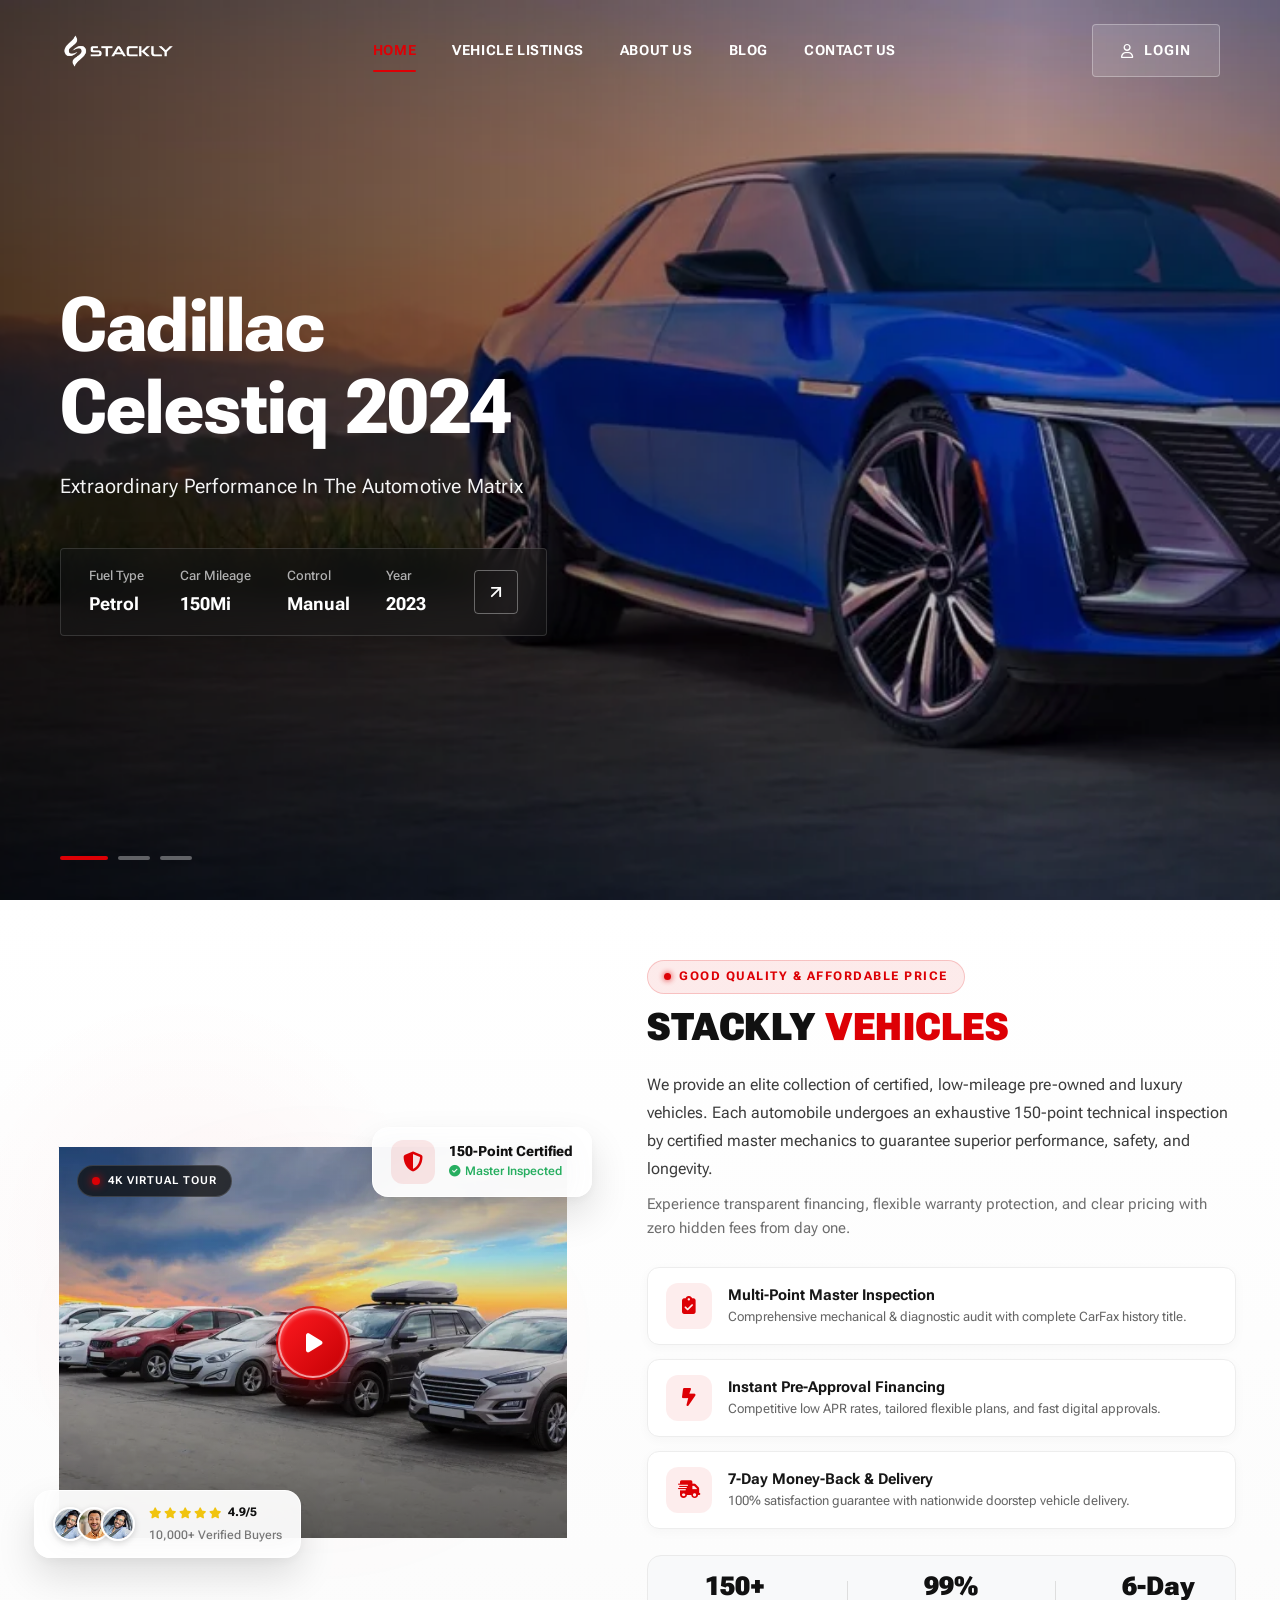
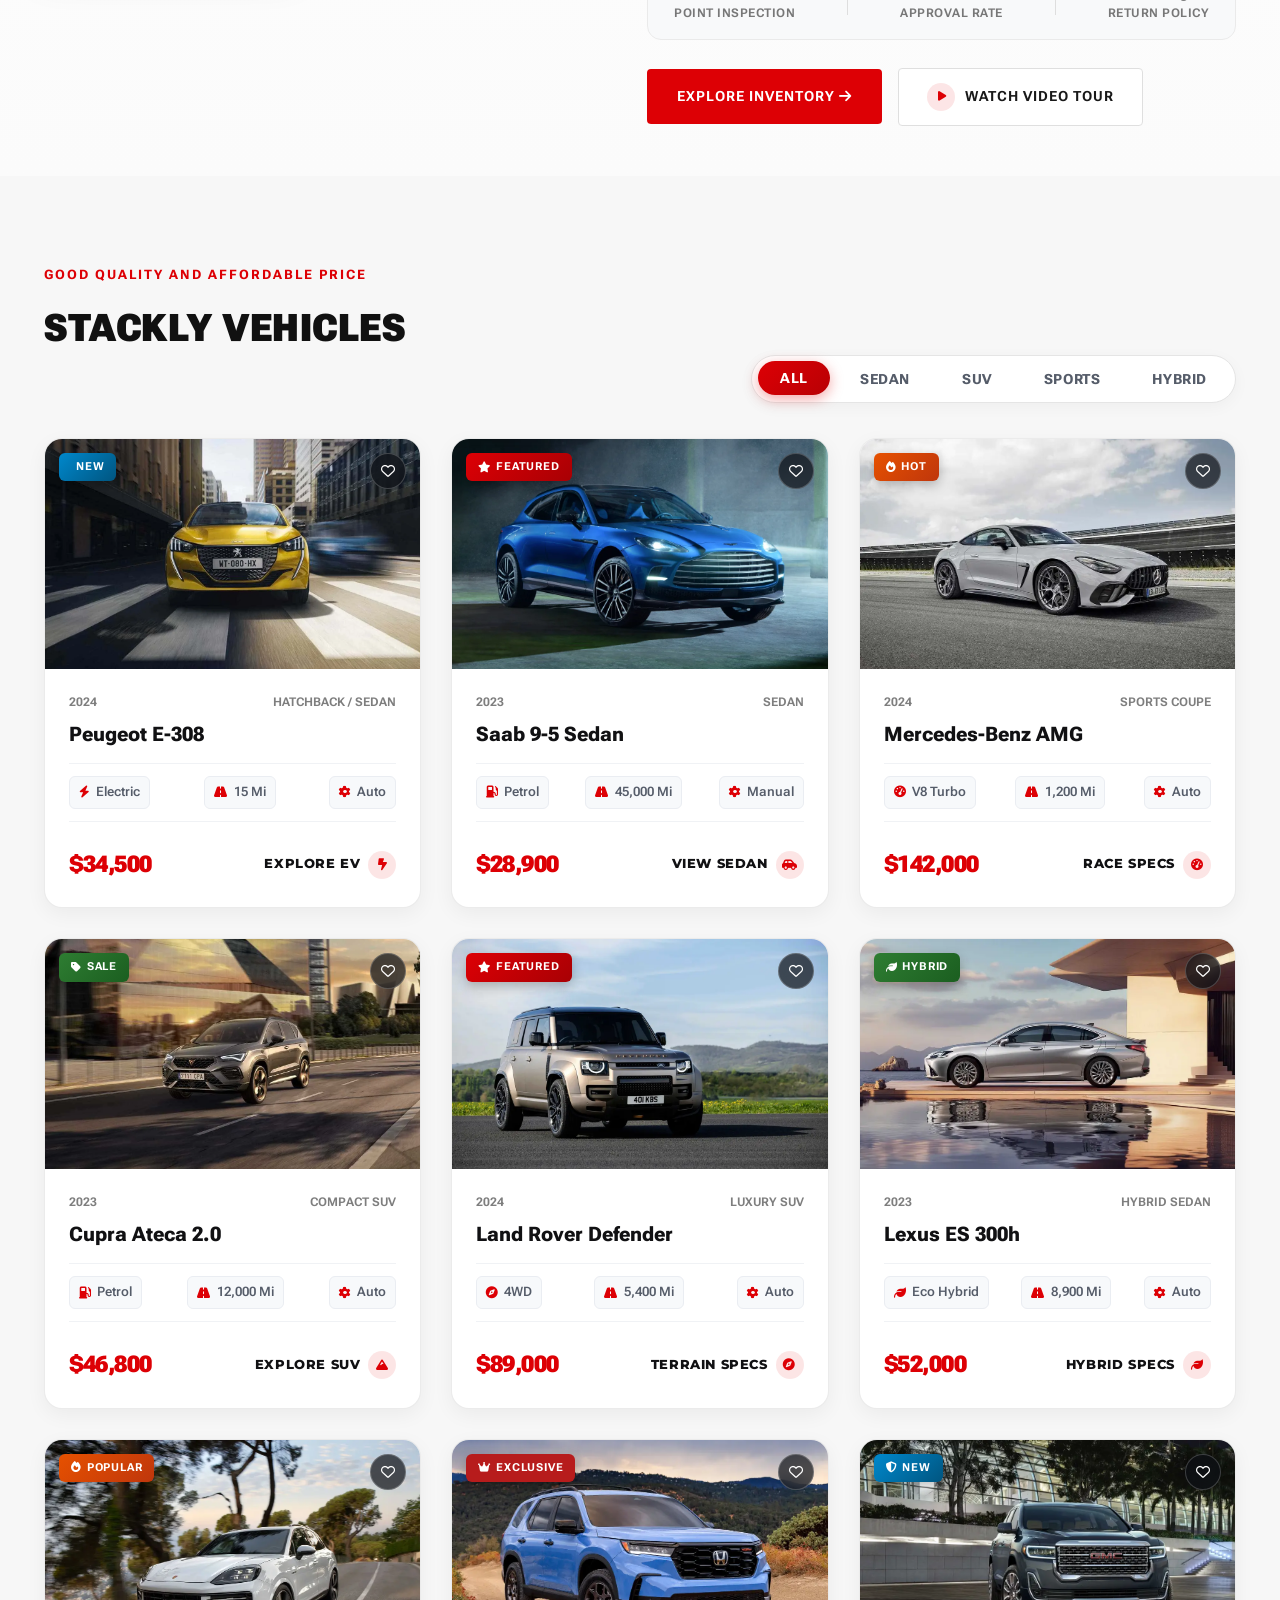
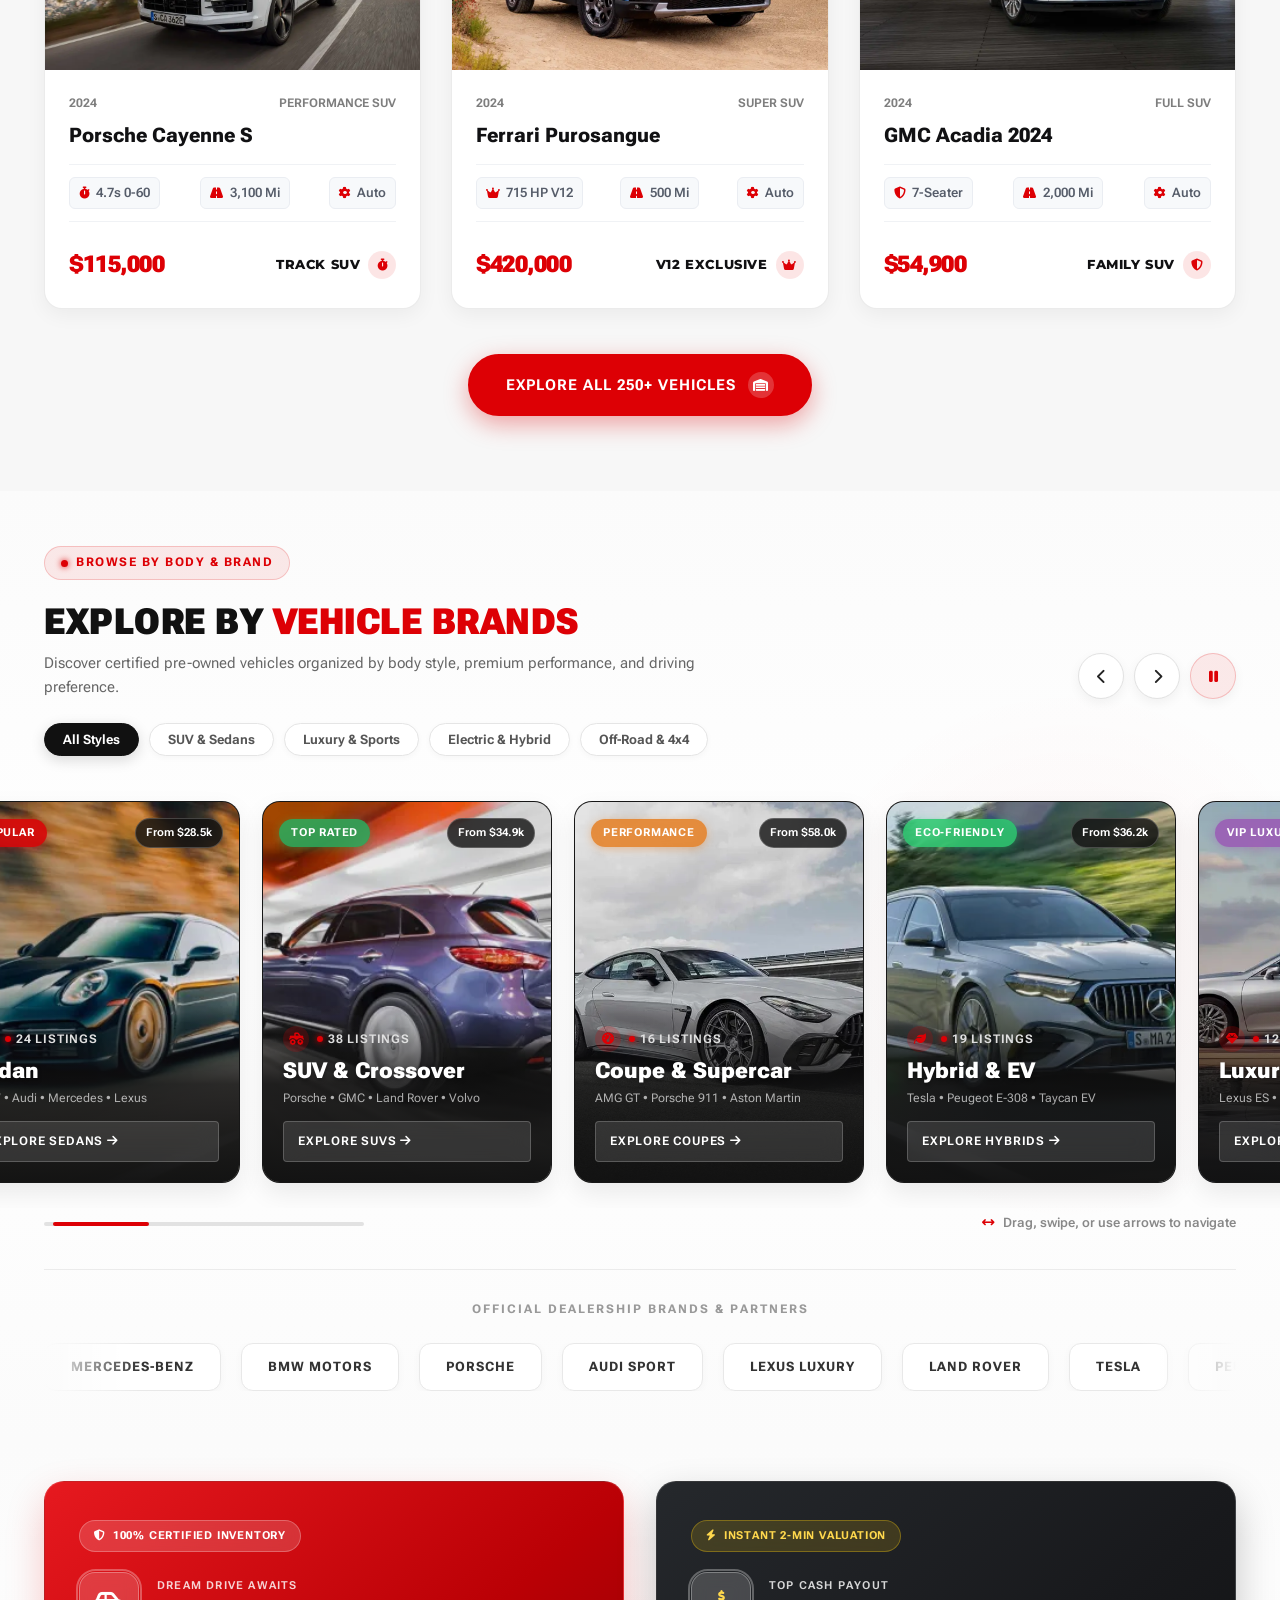
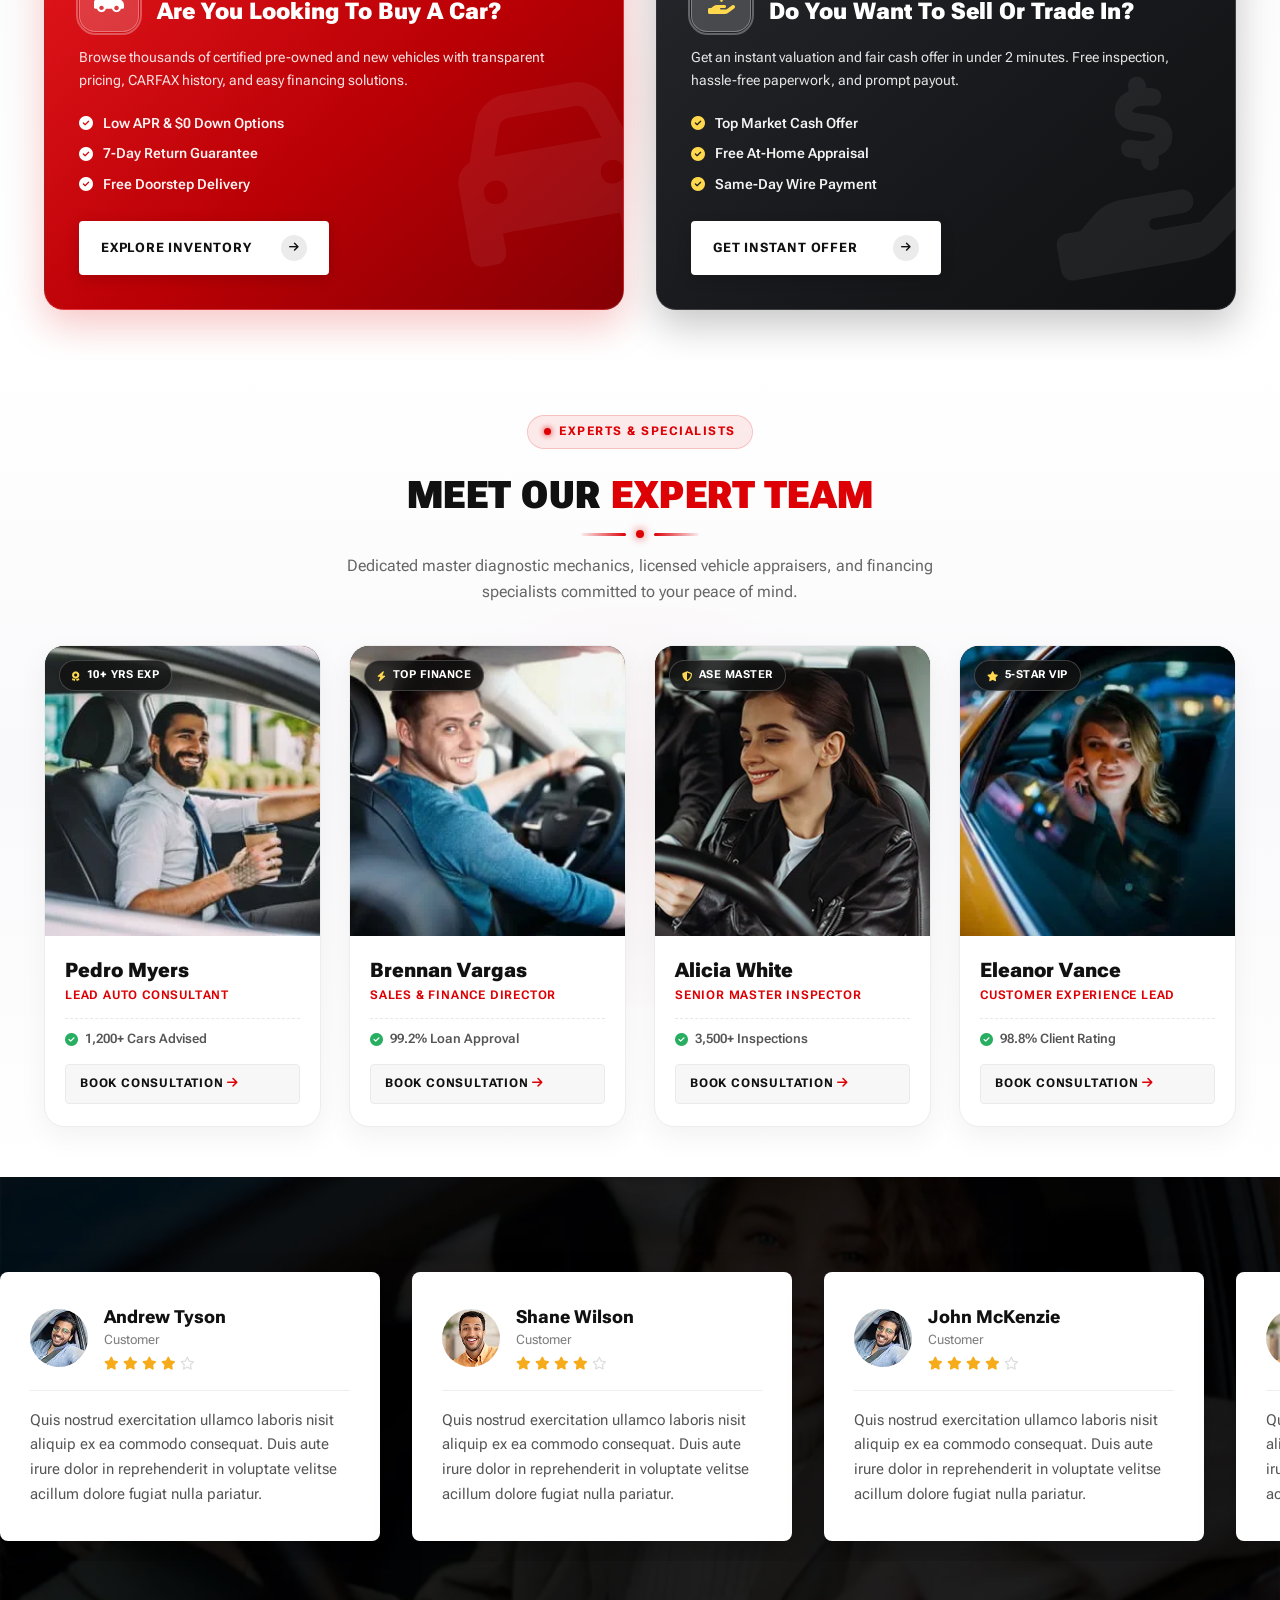
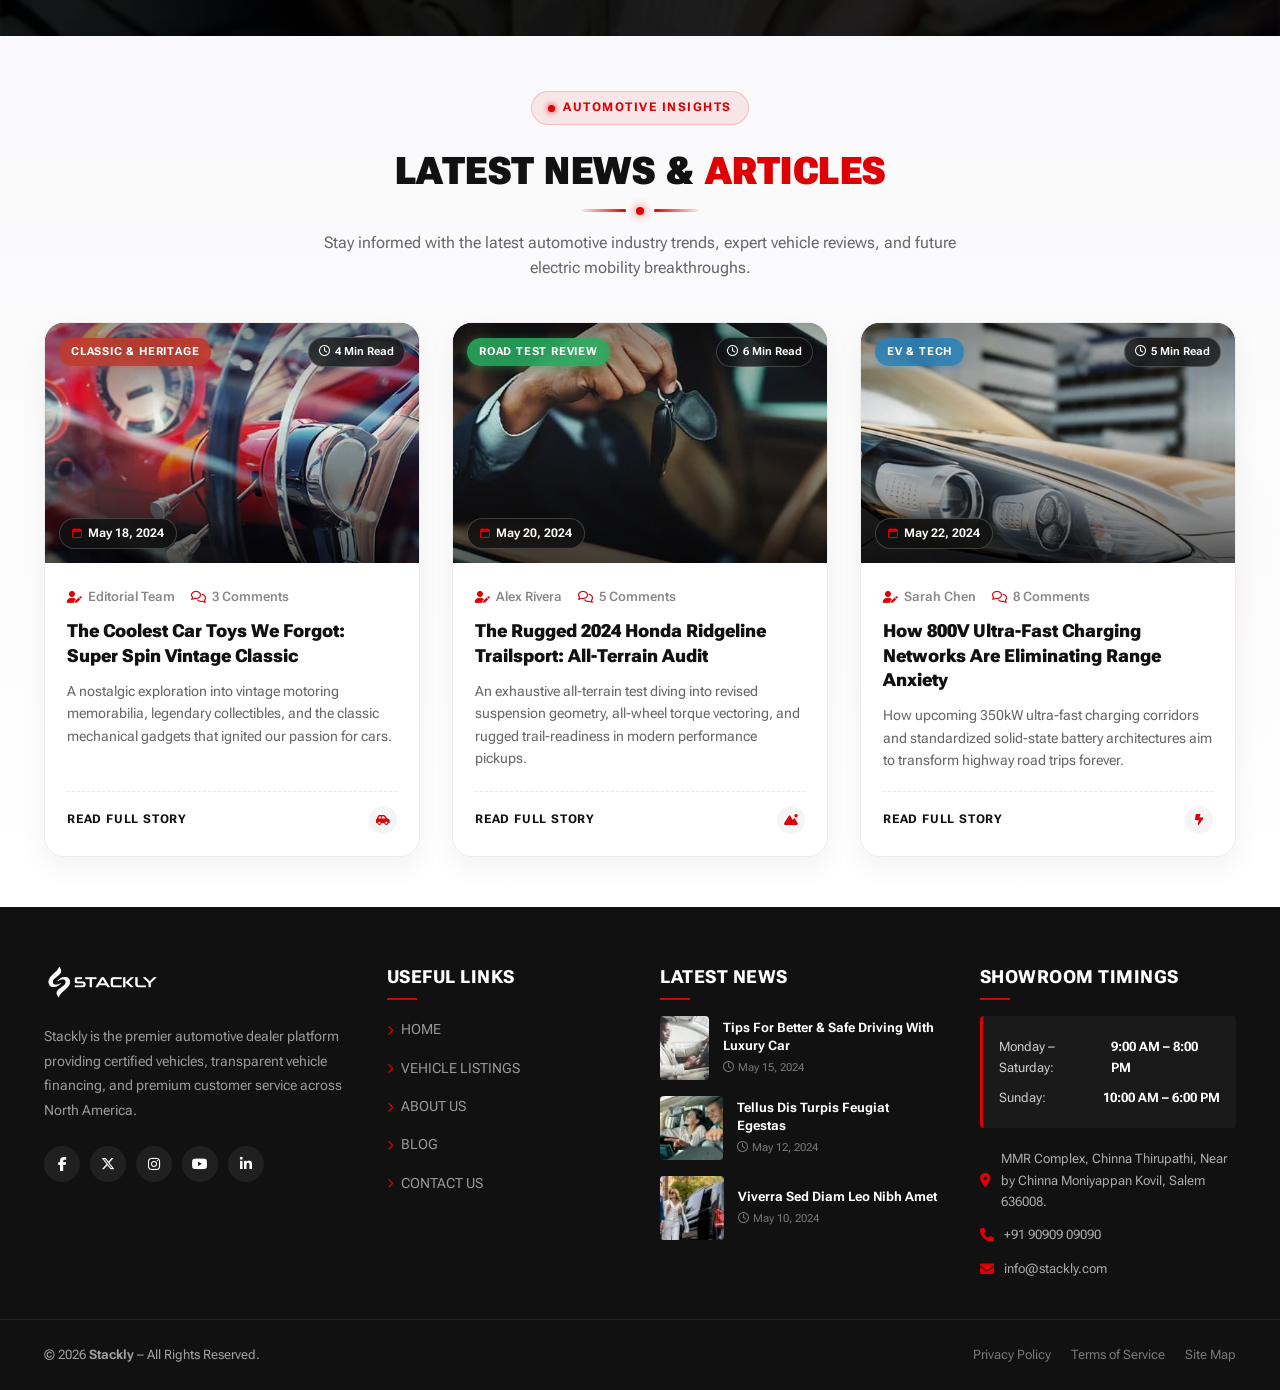
<file: index.html>
<!DOCTYPE html>
<html lang="en">
<head>
    <meta charset="UTF-8">
    <meta http-equiv="X-UA-Compatible" content="IE=edge">
    <meta name="viewport" content="width=device-width, initial-scale=1.0">
    <title>Stackly &#8211; Luxury Automotive Dealership</title>
    
    <!-- Favicon -->
    <link rel="icon" href="assets/images/cropped-logo-1-32x32.webp" sizes="32x32" type="image/webp">
    <link rel="apple-touch-icon" href="assets/images/cropped-logo-1-180x180.webp">

    <!-- Google Fonts -->
    <link rel="preconnect" href="https://fonts.googleapis.com">
    <link rel="preconnect" href="https://fonts.gstatic.com" crossorigin>
    <link href="https://fonts.googleapis.com/css2?family=Archivo:ital,wght@0,300;0,400;0,500;0,600;0,700;0,800;1,400&family=Montserrat:wght@400;500;600;700;800&family=Roboto+Flex:opsz,wght@8..144,300;8..144,400;8..144,500;8..144,600;8..144,700;8..144,800&display=swap" rel="stylesheet">
    
    <!-- FontAwesome Icons -->
    <link rel="stylesheet" href="https://cdnjs.cloudflare.com/ajax/libs/font-awesome/6.4.2/css/all.min.css">
    
    <!-- Custom CSS Styles -->
    <link rel="stylesheet" href="assets/css/style.css">
</head>
<body>

    <!-- Page Preloader -->
    <div class="page-loader-wrapper" id="pageLoader">
        <div class="loader-content">
            <div class="loader-text-content">
                <div class="text-loader-content-wrap">
                    <div class="loader-text">LOADING...</div>
                    <div class="loader-text-progress">LOADING...</div>
                </div>
            </div>
        </div>
    </div>

    <!-- Transparent Floating Header Section -->
    <header class="header fl-header-transparent" id="siteHeader">
        <div class="header__inner">
            <div class="header-content container-fluid">
                <!-- Logo -->
                <div class="header-content__logo">
                    <a href="index.html" class="logo-link">
                        <img src="assets/images/stackly-logo.webp" alt="Stackly Logo" class="site-logo">
                    </a>
                </div>

                <!-- Desktop Navigation Menu (No Dropdowns) -->
                <nav class="header-content__menu" id="desktopNav">
                    <ul class="nav-menu">
                        <li class="menu-item active">
                            <a href="#home" class="nav-link">HOME</a>
                        </li>
                        <li class="menu-item">
                            <a href="inventory.html" class="nav-link">VEHICLE LISTINGS</a>
                        </li>
                        <li class="menu-item">
                            <a href="about.html" class="nav-link">ABOUT US</a>
                        </li>
                        <li class="menu-item">
                            <a href="blog.html" class="nav-link">BLOG</a>
                        </li>
                        <li class="menu-item">
                            <a href="contact.html" class="nav-link">CONTACT US</a>
                        </li>
                    </ul>
                </nav>

                <!-- Header Actions: Login Button & Mobile Toggle -->
                <div class="header-content__right">
                    <a href="login.html" class="btn btn-header-login" id="loginBtn">
                        <i class="fa-regular fa-user"></i>
                        <span>Login</span>
                    </a>

                    <!-- Mobile Hamburger Button -->
                    <button class="mobile-toggle-btn" id="mobileMenuBtn" aria-label="Toggle Navigation">
                        <span class="bar"></span>
                        <span class="bar"></span>
                        <span class="bar"></span>
                    </button>
                </div>
            </div>
        </div>

        <!-- Mobile Drawer Menu -->
        <div class="mobile-drawer-overlay" id="drawerOverlay"></div>
        <div class="mobile-drawer" id="mobileDrawer">
            <div class="mobile-drawer__header">
                <img src="assets/images/stackly-logo.webp" alt="Stackly" class="mobile-logo">
                <button class="drawer-close-btn" id="drawerCloseBtn" aria-label="Close Navigation">
                    <i class="fa-solid fa-xmark"></i>
                </button>
            </div>
            <div class="mobile-drawer__body">
                <ul class="mobile-nav-list">
                    <li class="mobile-nav-item">
                        <a href="#home" class="mobile-nav-link active">HOME</a>
                    </li>
                    <li class="mobile-nav-item">
                        <a href="inventory.html" class="mobile-nav-link">VEHICLE LISTINGS</a>
                    </li>
                    <li class="mobile-nav-item">
                        <a href="about.html" class="mobile-nav-link">ABOUT US</a>
                    </li>
                    <li class="mobile-nav-item">
                        <a href="blog.html" class="mobile-nav-link">BLOG</a>
                    </li>
                    <li class="mobile-nav-item">
                        <a href="contact.html" class="mobile-nav-link">CONTACT US</a>
                    </li>
                </ul>

                <div class="mobile-drawer__footer">
                    <a href="login.html" class="btn btn-primary btn-block">
                        <i class="fa-regular fa-user"></i> Login / Register
                    </a>
                    <div class="mobile-contact-card">
                        <i class="fa-solid fa-phone-volume"></i>
                        <div>
                            <span>Talk to an Expert</span>
                            <strong>+91 90909 09090</strong>
                        </div>
                    </div>
                </div>
            </div>
        </div>
    </header>

    <!-- Main Page Content -->
    <main class="site-main" id="home">

        <!-- SECTION 1: HERO CAR SHOWCASE SLIDER (EXACT SAME AS IMAGE 2) -->
        <section class="hero-car-slider-section">
            <div class="hero-slider-container">
                
                <!-- Slide 1: Cadillac Celestiq 2024 -->
                <div class="hero-slide active" data-slide="0">
                    <div class="hero-slide__bg" style="background-image: url('assets/images/slider3.webp');"></div>
                    <div class="hero-slide__gradient-overlay"></div>
                    <div class="container-fluid hero-slide__container">
                        <div class="hero-slide__content-box">
                            <h1 class="hero-main-title">
                                <span class="title-brand">Cadillac</span>
                                <span class="title-model">Celestiq 2024</span>
                            </h1>
                            <p class="hero-subtitle">
                                Extraordinary Performance In The Automotive Matrix
                            </p>

                            <!-- Glassmorphism Specs Box -->
                            <div class="fx-info-tech-glass">
                                <div class="tech-spec-col">
                                    <span class="tech-spec-label">Fuel Type</span>
                                    <strong class="tech-spec-value">Petrol</strong>
                                </div>
                                <div class="tech-spec-col">
                                    <span class="tech-spec-label">Car Mileage</span>
                                    <strong class="tech-spec-value">150Mi</strong>
                                </div>
                                <div class="tech-spec-col">
                                    <span class="tech-spec-label">Control</span>
                                    <strong class="tech-spec-value">Manual</strong>
                                </div>
                                <div class="tech-spec-col">
                                    <span class="tech-spec-label">Year</span>
                                    <strong class="tech-spec-value">2023</strong>
                                </div>
                                <div class="tech-spec-action">
                                    <a href="404.html" class="btn-tech-arrow" aria-label="View Cadillac Details">
                                        <svg width="20" height="20" viewBox="0 0 24 24" fill="none" xmlns="http://www.w3.org/2000/svg">
                                            <path d="M7 17L17 7" stroke="currentColor" stroke-width="2.2" stroke-linecap="round" stroke-linejoin="round"/>
                                            <path d="M7 7H17V17" stroke="currentColor" stroke-width="2.2" stroke-linecap="round" stroke-linejoin="round"/>
                                        </svg>
                                    </a>
                                </div>
                            </div>
                        </div>
                    </div>
                </div>

                <!-- Slide 2: Audi RS 6 Avant GT 2024 -->
                <div class="hero-slide" data-slide="1">
                    <div class="hero-slide__bg" style="background-image: url('assets/images/slider1-1.webp');"></div>
                    <div class="hero-slide__gradient-overlay"></div>
                    <div class="container-fluid hero-slide__container">
                        <div class="hero-slide__content-box">
                            <h1 class="hero-main-title">
                                <span class="title-brand">Audi RS 6</span>
                                <span class="title-model">Avant GT 2024</span>
                            </h1>
                            <p class="hero-subtitle">
                                Extraordinary Performance In The Automotive Matrix
                            </p>

                            <div class="fx-info-tech-glass">
                                <div class="tech-spec-col">
                                    <span class="tech-spec-label">Fuel Type</span>
                                    <strong class="tech-spec-value">Petrol</strong>
                                </div>
                                <div class="tech-spec-col">
                                    <span class="tech-spec-label">Car Mileage</span>
                                    <strong class="tech-spec-value">150Mi</strong>
                                </div>
                                <div class="tech-spec-col">
                                    <span class="tech-spec-label">Control</span>
                                    <strong class="tech-spec-value">Manual</strong>
                                </div>
                                <div class="tech-spec-col">
                                    <span class="tech-spec-label">Year</span>
                                    <strong class="tech-spec-value">2023</strong>
                                </div>
                                <div class="tech-spec-action">
                                    <a href="404.html" class="btn-tech-arrow" aria-label="View Audi Details">
                                        <svg width="20" height="20" viewBox="0 0 24 24" fill="none" xmlns="http://www.w3.org/2000/svg">
                                            <path d="M7 17L17 7" stroke="currentColor" stroke-width="2.2" stroke-linecap="round" stroke-linejoin="round"/>
                                            <path d="M7 7H17V17" stroke="currentColor" stroke-width="2.2" stroke-linecap="round" stroke-linejoin="round"/>
                                        </svg>
                                    </a>
                                </div>
                            </div>
                        </div>
                    </div>
                </div>

                <!-- Slide 3: Xiaomi SU7 2024 -->
                <div class="hero-slide" data-slide="2">
                    <div class="hero-slide__bg" style="background-image: url('assets/images/slider2.webp');"></div>
                    <div class="hero-slide__gradient-overlay"></div>
                    <div class="container-fluid hero-slide__container">
                        <div class="hero-slide__content-box">
                            <h1 class="hero-main-title">
                                <span class="title-brand">Xiaomi</span>
                                <span class="title-model">SU7 2024</span>
                            </h1>
                            <p class="hero-subtitle">
                                Extraordinary Performance In The Automotive Matrix
                            </p>

                            <div class="fx-info-tech-glass">
                                <div class="tech-spec-col">
                                    <span class="tech-spec-label">Fuel Type</span>
                                    <strong class="tech-spec-value">Hybrid</strong>
                                </div>
                                <div class="tech-spec-col">
                                    <span class="tech-spec-label">Car Mileage</span>
                                    <strong class="tech-spec-value">20Mi</strong>
                                </div>
                                <div class="tech-spec-col">
                                    <span class="tech-spec-label">Control</span>
                                    <strong class="tech-spec-value">Automat</strong>
                                </div>
                                <div class="tech-spec-col">
                                    <span class="tech-spec-label">Year</span>
                                    <strong class="tech-spec-value">2024</strong>
                                </div>
                                <div class="tech-spec-action">
                                    <a href="404.html" class="btn-tech-arrow" aria-label="View Xiaomi Details">
                                        <svg width="20" height="20" viewBox="0 0 24 24" fill="none" xmlns="http://www.w3.org/2000/svg">
                                            <path d="M7 17L17 7" stroke="currentColor" stroke-width="2.2" stroke-linecap="round" stroke-linejoin="round"/>
                                            <path d="M7 7H17V17" stroke="currentColor" stroke-width="2.2" stroke-linecap="round" stroke-linejoin="round"/>
                                        </svg>
                                    </a>
                                </div>
                            </div>
                        </div>
                    </div>
                </div>

                <!-- Slider Navigation Controls -->
                <div class="hero-slider-pagination-bar">
                    <button class="hero-dot active" data-index="0" aria-label="Slide 1"></button>
                    <button class="hero-dot" data-index="1" aria-label="Slide 2"></button>
                    <button class="hero-dot" data-index="2" aria-label="Slide 3"></button>
                </div>
            </div>
        </section>

        <!-- SECTION 2: VIDEO & QUALITY GUARANTEE BANNER -->
        <section class="section-presentation" id="about">
            <div class="presentation-bg-accent" aria-hidden="true"></div>
            <div class="container">
                <div class="presentation-grid">
                    <!-- Left: Video Showcase with Floating Luxury Badges & Pulse Play -->
                    <div class="presentation-media-wrapper reveal-fade-right">
                        <div class="presentation-glow-effect" aria-hidden="true"></div>
                        
                        <div class="presentation-video-box">
                            <a href="404.html" class="video-thumbnail-wrap" aria-label="Play Showroom Video Tour">
                                <img src="assets/images/video1.webp" alt="Stackly Showroom Experience" class="video-cover-img" loading="eager">
                                <div class="video-overlay-gradient"></div>
                                <div class="video-badge-tag">
                                    <span class="live-dot"></span> 4K VIRTUAL TOUR
                                </div>
                                <div class="video-play-btn" aria-label="Play Presentation Video">
                                    <span class="play-pulse-ring ring-1"></span>
                                    <span class="play-pulse-ring ring-2"></span>
                                    <span class="play-pulse-ring ring-3"></span>
                                    <span class="play-btn-inner">
                                        <i class="fa-solid fa-play"></i>
                                    </span>
                                </div>
                                <div class="video-caption-chip">
                                    <i class="fa-solid fa-circle-info"></i>
                                    <span>Click to watch showroom tour</span>
                                </div>
                            </a>
                        </div>

                        <!-- Floating Badge 1: 150-Point Certified Master Inspection -->
                        <div class="floating-stat-card badge-top-right">
                            <div class="floating-badge-icon">
                                <i class="fa-solid fa-shield-halved"></i>
                            </div>
                            <div class="floating-badge-info">
                                <span class="badge-title">150-Point Certified</span>
                                <span class="badge-subtitle"><i class="fa-solid fa-circle-check"></i> Master Inspected</span>
                            </div>
                        </div>

                        <!-- Floating Badge 2: Customer Rating & Overlapping Avatars -->
                        <div class="floating-stat-card badge-bottom-left">
                            <div class="badge-avatar-group">
                                <img src="assets/images/ava1.webp" alt="Customer" class="badge-avatar">
                                <img src="assets/images/ava2.webp" alt="Customer" class="badge-avatar">
                                <img src="assets/images/users-img-3.webp" alt="Customer" class="badge-avatar">
                            </div>
                            <div class="floating-badge-info">
                                <div class="badge-stars">
                                    <i class="fa-solid fa-star"></i>
                                    <i class="fa-solid fa-star"></i>
                                    <i class="fa-solid fa-star"></i>
                                    <i class="fa-solid fa-star"></i>
                                    <i class="fa-solid fa-star"></i>
                                    <strong>4.9/5</strong>
                                </div>
                                <span class="badge-subtitle">10,000+ Verified Buyers</span>
                            </div>
                        </div>
                    </div>

                    <!-- Right: Modern Editorial Content & Interactive Value Cards -->
                    <div class="presentation-content reveal-fade-left">
                        <div class="presentation-header">
                            <div class="badge-pill-accent">
                                <span class="badge-ping-dot"></span>
                                <span class="badge-text">Good Quality & Affordable Price</span>
                            </div>
                            <h2 class="presentation-heading">
                                STACKLY <span class="heading-accent">VEHICLES</span>
                            </h2>
                        </div>

                        <p class="presentation-desc">
                            We provide an elite collection of certified, low-mileage pre-owned and luxury vehicles. Each automobile undergoes an exhaustive 150-point technical inspection by certified master mechanics to guarantee superior performance, safety, and longevity.
                        </p>
                        <p class="presentation-subdesc">
                            Experience transparent financing, flexible warranty protection, and clear pricing with zero hidden fees from day one.
                        </p>

                        <!-- Modern Interactive Feature Cards -->
                        <div class="presentation-feature-cards">
                            <div class="p-feature-card">
                                <div class="p-feature-icon-box">
                                    <i class="fa-solid fa-clipboard-check"></i>
                                </div>
                                <div class="p-feature-text">
                                    <h4>Multi-Point Master Inspection</h4>
                                    <p>Comprehensive mechanical & diagnostic audit with complete CarFax history title.</p>
                                </div>
                            </div>

                            <div class="p-feature-card">
                                <div class="p-feature-icon-box">
                                    <i class="fa-solid fa-bolt-lightning"></i>
                                </div>
                                <div class="p-feature-text">
                                    <h4>Instant Pre-Approval Financing</h4>
                                    <p>Competitive low APR rates, tailored flexible plans, and fast digital approvals.</p>
                                </div>
                            </div>

                            <div class="p-feature-card">
                                <div class="p-feature-icon-box">
                                    <i class="fa-solid fa-truck-fast"></i>
                                </div>
                                <div class="p-feature-text">
                                    <h4>7-Day Money-Back & Delivery</h4>
                                    <p>100% satisfaction guarantee with nationwide doorstep vehicle delivery.</p>
                                </div>
                            </div>
                        </div>

                        <!-- Live Stats Counter Row -->
                        <div class="presentation-stats-row">
                            <div class="p-stat-item">
                                <span class="p-stat-num" data-count="150">150+</span>
                                <span class="p-stat-lbl">Point Inspection</span>
                            </div>
                            <div class="p-stat-divider"></div>
                            <div class="p-stat-item">
                                <span class="p-stat-num" data-count="99">99%</span>
                                <span class="p-stat-lbl">Approval Rate</span>
                            </div>
                            <div class="p-stat-divider"></div>
                            <div class="p-stat-item">
                                <span class="p-stat-num" data-count="7">7-Day</span>
                                <span class="p-stat-lbl">Return Policy</span>
                            </div>
                        </div>

                        <!-- Action Buttons -->
                        <div class="presentation-actions">
                            <a href="#inventory" class="btn btn-primary btn-shine">
                                <span>Explore Inventory <i class="fa-solid fa-arrow-right"></i></span>
                            </a>
                            <a href="404.html" class="btn btn-ghost-play" id="openVideoModalSecondaryBtn">
                                <span class="btn-play-icon"><i class="fa-solid fa-play"></i></span>
                                <span>Watch Video Tour</span>
                            </a>
                        </div>
                    </div>
                </div>
            </div>
        </section>

        <!-- SECTION 3: FEATURED VEHICLES / CATALOG GRID -->
        <section class="section-inventory" id="inventory">
            <div class="container">
                <!-- Section Header with Category Tabs -->
                <div class="inventory-top-row">
                    <div class="section-titling">
                        <span class="titling__suptext">Good Quality And Affordable Price</span>
                        <h2 class="titling__heading">STACKLY VEHICLES</h2>
                    </div>

                    <div class="catalog-filter-tabs">
                        <button class="filter-tab-btn active" data-filter="all">All</button>
                        <button class="filter-tab-btn" data-filter="sedan">Sedan</button>
                        <button class="filter-tab-btn" data-filter="suv">SUV</button>
                        <button class="filter-tab-btn" data-filter="sports">Sports</button>
                        <button class="filter-tab-btn" data-filter="hybrid">Hybrid</button>
                    </div>
                </div>

                <!-- Vehicles Grid (9 Cars) -->
                <div class="vehicles-grid" id="vehiclesGrid">
                    
                    <!-- Car 1: Peugeot E-308 -->
                    <div class="vehicle-card" data-category="sedan hybrid" data-aos="fade-up" data-aos-delay="100">
                        <div class="card-top-accent"></div>
                        <div class="vehicle-card__thumb">
                            <div class="img-shimmer-sweep"></div>
                            <span class="card-badge badge-new"><i class="fa-solid fa-sparkles"></i> New</span>
                            <a href="404.html" class="card-fav-btn" title="Save to Favorites" aria-label="Favorite"><i class="fa-regular fa-heart"></i></a>
                            <a href="404.html" class="card-thumb-link">
                                <img src="assets/images/peugeot-208-5-door-front-0-707913-1-1.webp" alt="Peugeot E-308" class="card-car-img" loading="eager">
                            </a>
                        </div>
                        <div class="vehicle-card__body">
                            <div class="card-meta-top">
                                <span class="card-year">2024</span>
                                <span class="card-type">Hatchback / Sedan</span>
                            </div>
                            <h3 class="card-title">
                                <a href="404.html">Peugeot E-308</a>
                            </h3>
                            <div class="card-specs">
                                <div class="spec-item"><i class="fa-solid fa-bolt text-red"></i> Electric</div>
                                <div class="spec-item"><i class="fa-solid fa-road"></i> 15 Mi</div>
                                <div class="spec-item"><i class="fa-solid fa-gear"></i> Auto</div>
                            </div>
                            <div class="card-bottom">
                                <div class="card-price">
                                    <span class="price-current">$34,500</span>
                                </div>
                                <a href="404.html" class="card-link-btn" title="Explore Electric Vehicle">
                                    <span>Explore EV</span>
                                    <div class="card-action-icon"><i class="fa-solid fa-bolt-lightning"></i></div>
                                </a>
                            </div>
                        </div>
                    </div>

                    <!-- Car 2: Saab 9-5 Sedan -->
                    <div class="vehicle-card" data-category="sedan" data-aos="fade-up" data-aos-delay="200">
                        <div class="card-top-accent"></div>
                        <div class="vehicle-card__thumb">
                            <div class="img-shimmer-sweep"></div>
                            <span class="card-badge badge-featured"><i class="fa-solid fa-star"></i> Featured</span>
                            <a href="404.html" class="card-fav-btn" title="Save to Favorites" aria-label="Favorite"><i class="fa-regular fa-heart"></i></a>
                            <a href="404.html" class="card-thumb-link">
                                <img src="assets/images/Rectangle-78.webp" alt="Saab 9-5 Sedan" class="card-car-img" loading="eager">
                            </a>
                        </div>
                        <div class="vehicle-card__body">
                            <div class="card-meta-top">
                                <span class="card-year">2023</span>
                                <span class="card-type">Sedan</span>
                            </div>
                            <h3 class="card-title">
                                <a href="404.html">Saab 9-5 Sedan</a>
                            </h3>
                            <div class="card-specs">
                                <div class="spec-item"><i class="fa-solid fa-gas-pump text-red"></i> Petrol</div>
                                <div class="spec-item"><i class="fa-solid fa-road"></i> 45,000 Mi</div>
                                <div class="spec-item"><i class="fa-solid fa-gear"></i> Manual</div>
                            </div>
                            <div class="card-bottom">
                                <div class="card-price">
                                    <span class="price-current">$28,900</span>
                                </div>
                                <a href="404.html" class="card-link-btn" title="View Executive Sedan">
                                    <span>View Sedan</span>
                                    <div class="card-action-icon"><i class="fa-solid fa-car-side"></i></div>
                                </a>
                            </div>
                        </div>
                    </div>

                    <!-- Car 3: Mercedes-Benz AMG -->
                    <div class="vehicle-card" data-category="sports sedan" data-aos="fade-up" data-aos-delay="300">
                        <div class="card-top-accent"></div>
                        <div class="vehicle-card__thumb">
                            <div class="img-shimmer-sweep"></div>
                            <span class="card-badge badge-hot"><i class="fa-solid fa-fire"></i> Hot</span>
                            <a href="404.html" class="card-fav-btn" title="Save to Favorites" aria-label="Favorite"><i class="fa-regular fa-heart"></i></a>
                            <a href="404.html" class="card-thumb-link">
                                <img src="assets/images/0-1538402-1.webp" alt="Mercedes-Benz AMG" class="card-car-img" loading="eager">
                            </a>
                        </div>
                        <div class="vehicle-card__body">
                            <div class="card-meta-top">
                                <span class="card-year">2024</span>
                                <span class="card-type">Sports Coupe</span>
                            </div>
                            <h3 class="card-title">
                                <a href="404.html">Mercedes-Benz AMG</a>
                            </h3>
                            <div class="card-specs">
                                <div class="spec-item"><i class="fa-solid fa-gauge-high text-red"></i> V8 Turbo</div>
                                <div class="spec-item"><i class="fa-solid fa-road"></i> 1,200 Mi</div>
                                <div class="spec-item"><i class="fa-solid fa-gear"></i> Auto</div>
                            </div>
                            <div class="card-bottom">
                                <div class="card-price">
                                    <span class="price-current">$142,000</span>
                                </div>
                                <a href="404.html" class="card-link-btn" title="View AMG Race Telemetry">
                                    <span>Race Specs</span>
                                    <div class="card-action-icon"><i class="fa-solid fa-gauge-high"></i></div>
                                </a>
                            </div>
                        </div>
                    </div>

                    <!-- Car 4: Cupra Ateca 2.0 -->
                    <div class="vehicle-card" data-category="suv" data-aos="fade-up" data-aos-delay="100">
                        <div class="card-top-accent"></div>
                        <div class="vehicle-card__thumb">
                            <div class="img-shimmer-sweep"></div>
                            <span class="card-badge badge-sale"><i class="fa-solid fa-tag"></i> Sale</span>
                            <a href="404.html" class="card-fav-btn" title="Save to Favorites" aria-label="Favorite"><i class="fa-regular fa-heart"></i></a>
                            <a href="404.html" class="card-thumb-link">
                                <img src="assets/images/0-1282548-2.webp" alt="Cupra Ateca 2.0" class="card-car-img" loading="eager">
                            </a>
                        </div>
                        <div class="vehicle-card__body">
                            <div class="card-meta-top">
                                <span class="card-year">2023</span>
                                <span class="card-type">Compact SUV</span>
                            </div>
                            <h3 class="card-title">
                                <a href="404.html">Cupra Ateca 2.0</a>
                            </h3>
                            <div class="card-specs">
                                <div class="spec-item"><i class="fa-solid fa-gas-pump text-red"></i> Petrol</div>
                                <div class="spec-item"><i class="fa-solid fa-road"></i> 12,000 Mi</div>
                                <div class="spec-item"><i class="fa-solid fa-gear"></i> Auto</div>
                            </div>
                            <div class="card-bottom">
                                <div class="card-price">
                                    <span class="price-current">$46,800</span>
                                </div>
                                <a href="404.html" class="card-link-btn" title="Explore Performance SUV">
                                    <span>Explore SUV</span>
                                    <div class="card-action-icon"><i class="fa-solid fa-mountain"></i></div>
                                </a>
                            </div>
                        </div>
                    </div>

                    <!-- Car 5: Land Rover Defender -->
                    <div class="vehicle-card" data-category="suv" data-aos="fade-up" data-aos-delay="200">
                        <div class="card-top-accent"></div>
                        <div class="vehicle-card__thumb">
                            <div class="img-shimmer-sweep"></div>
                            <span class="card-badge badge-featured"><i class="fa-solid fa-star"></i> Featured</span>
                            <a href="404.html" class="card-fav-btn" title="Save to Favorites" aria-label="Favorite"><i class="fa-regular fa-heart"></i></a>
                            <a href="404.html" class="card-thumb-link">
                                <img src="assets/images/0-1516192-scaled.webp" alt="Land Rover Defender" class="card-car-img" loading="eager">
                            </a>
                        </div>
                        <div class="vehicle-card__body">
                            <div class="card-meta-top">
                                <span class="card-year">2024</span>
                                <span class="card-type">Luxury SUV</span>
                            </div>
                            <h3 class="card-title">
                                <a href="404.html">Land Rover Defender</a>
                            </h3>
                            <div class="card-specs">
                                <div class="spec-item"><i class="fa-solid fa-compass text-red"></i> 4WD</div>
                                <div class="spec-item"><i class="fa-solid fa-road"></i> 5,400 Mi</div>
                                <div class="spec-item"><i class="fa-solid fa-gear"></i> Auto</div>
                            </div>
                            <div class="card-bottom">
                                <div class="card-price">
                                    <span class="price-current">$89,000</span>
                                </div>
                                <a href="404.html" class="card-link-btn" title="View Terrain Capabilities">
                                    <span>Terrain Specs</span>
                                    <div class="card-action-icon"><i class="fa-solid fa-compass"></i></div>
                                </a>
                            </div>
                        </div>
                    </div>

                    <!-- Car 6: Lexus ES 300h -->
                    <div class="vehicle-card" data-category="sedan hybrid" data-aos="fade-up" data-aos-delay="300">
                        <div class="card-top-accent"></div>
                        <div class="vehicle-card__thumb">
                            <div class="img-shimmer-sweep"></div>
                            <span class="card-badge badge-sale"><i class="fa-solid fa-leaf"></i> Hybrid</span>
                            <a href="404.html" class="card-fav-btn" title="Save to Favorites" aria-label="Favorite"><i class="fa-regular fa-heart"></i></a>
                            <a href="404.html" class="card-thumb-link">
                                <img src="assets/images/0-1635455.webp" alt="Lexus ES 300h" class="card-car-img" loading="eager">
                            </a>
                        </div>
                        <div class="vehicle-card__body">
                            <div class="card-meta-top">
                                <span class="card-year">2023</span>
                                <span class="card-type">Hybrid Sedan</span>
                            </div>
                            <h3 class="card-title">
                                <a href="404.html">Lexus ES 300h</a>
                            </h3>
                            <div class="card-specs">
                                <div class="spec-item"><i class="fa-solid fa-leaf text-red"></i> Eco Hybrid</div>
                                <div class="spec-item"><i class="fa-solid fa-road"></i> 8,900 Mi</div>
                                <div class="spec-item"><i class="fa-solid fa-gear"></i> Auto</div>
                            </div>
                            <div class="card-bottom">
                                <div class="card-price">
                                    <span class="price-current">$52,000</span>
                                </div>
                                <a href="404.html" class="card-link-btn" title="View Hybrid Efficiency">
                                    <span>Hybrid Specs</span>
                                    <div class="card-action-icon"><i class="fa-solid fa-leaf"></i></div>
                                </a>
                            </div>
                        </div>
                    </div>

                    <!-- Car 7: Porsche Cayenne S -->
                    <div class="vehicle-card" data-category="suv sports" data-aos="fade-up" data-aos-delay="100">
                        <div class="card-top-accent"></div>
                        <div class="vehicle-card__thumb">
                            <div class="img-shimmer-sweep"></div>
                            <span class="card-badge badge-hot"><i class="fa-solid fa-fire"></i> Popular</span>
                            <a href="404.html" class="card-fav-btn" title="Save to Favorites" aria-label="Favorite"><i class="fa-regular fa-heart"></i></a>
                            <a href="404.html" class="card-thumb-link">
                                <img src="assets/images/0-1347358-scaled.webp" alt="Porsche Cayenne S" class="card-car-img" loading="eager">
                            </a>
                        </div>
                        <div class="vehicle-card__body">
                            <div class="card-meta-top">
                                <span class="card-year">2024</span>
                                <span class="card-type">Performance SUV</span>
                            </div>
                            <h3 class="card-title">
                                <a href="404.html">Porsche Cayenne S</a>
                            </h3>
                            <div class="card-specs">
                                <div class="spec-item"><i class="fa-solid fa-stopwatch text-red"></i> 4.7s 0-60</div>
                                <div class="spec-item"><i class="fa-solid fa-road"></i> 3,100 Mi</div>
                                <div class="spec-item"><i class="fa-solid fa-gear"></i> Auto</div>
                            </div>
                            <div class="card-bottom">
                                <div class="card-price">
                                    <span class="price-current">$115,000</span>
                                </div>
                                <a href="404.html" class="card-link-btn" title="View Track SUV Specs">
                                    <span>Track SUV</span>
                                    <div class="card-action-icon"><i class="fa-solid fa-stopwatch"></i></div>
                                </a>
                            </div>
                        </div>
                    </div>

                    <!-- Car 8: Ferrari Purosangue -->
                    <div class="vehicle-card" data-category="sports suv" data-aos="fade-up" data-aos-delay="200">
                        <div class="card-top-accent"></div>
                        <div class="vehicle-card__thumb">
                            <div class="img-shimmer-sweep"></div>
                            <span class="card-badge badge-new" style="background: #b71c1c;"><i class="fa-solid fa-crown"></i> Exclusive</span>
                            <a href="404.html" class="card-fav-btn" title="Save to Favorites" aria-label="Favorite"><i class="fa-regular fa-heart"></i></a>
                            <a href="404.html" class="card-thumb-link">
                                <img src="assets/images/Rectangle-92.webp" alt="Ferrari Purosangue" class="card-car-img" loading="eager">
                            </a>
                        </div>
                        <div class="vehicle-card__body">
                            <div class="card-meta-top">
                                <span class="card-year">2024</span>
                                <span class="card-type">Super SUV</span>
                            </div>
                            <h3 class="card-title">
                                <a href="404.html">Ferrari Purosangue</a>
                            </h3>
                            <div class="card-specs">
                                <div class="spec-item"><i class="fa-solid fa-crown text-red"></i> 715 HP V12</div>
                                <div class="spec-item"><i class="fa-solid fa-road"></i> 500 Mi</div>
                                <div class="spec-item"><i class="fa-solid fa-gear"></i> Auto</div>
                            </div>
                            <div class="card-bottom">
                                <div class="card-price">
                                    <span class="price-current">$420,000</span>
                                </div>
                                <a href="404.html" class="card-link-btn" title="View V12 Super SUV">
                                    <span>V12 Exclusive</span>
                                    <div class="card-action-icon"><i class="fa-solid fa-crown"></i></div>
                                </a>
                            </div>
                        </div>
                    </div>

                    <!-- Car 9: GMC Acadia 2024 -->
                    <div class="vehicle-card" data-category="suv" data-aos="fade-up" data-aos-delay="300">
                        <div class="card-top-accent"></div>
                        <div class="vehicle-card__thumb">
                            <div class="img-shimmer-sweep"></div>
                            <span class="card-badge badge-new"><i class="fa-solid fa-shield-halved"></i> New</span>
                            <a href="404.html" class="card-fav-btn" title="Save to Favorites" aria-label="Favorite"><i class="fa-regular fa-heart"></i></a>
                            <a href="404.html" class="card-thumb-link">
                                <img src="assets/images/gmc-acadia-front-side-0-707031-scaled.webp" alt="GMC Acadia 2024" class="card-car-img" loading="eager">
                            </a>
                        </div>
                        <div class="vehicle-card__body">
                            <div class="card-meta-top">
                                <span class="card-year">2024</span>
                                <span class="card-type">Full SUV</span>
                            </div>
                            <h3 class="card-title">
                                <a href="404.html">GMC Acadia 2024</a>
                            </h3>
                            <div class="card-specs">
                                <div class="spec-item"><i class="fa-solid fa-shield-halved text-red"></i> 7-Seater</div>
                                <div class="spec-item"><i class="fa-solid fa-road"></i> 2,000 Mi</div>
                                <div class="spec-item"><i class="fa-solid fa-gear"></i> Auto</div>
                            </div>
                            <div class="card-bottom">
                                <div class="card-price">
                                    <span class="price-current">$54,900</span>
                                </div>
                                <a href="404.html" class="card-link-btn" title="View Family SUV">
                                    <span>Family SUV</span>
                                    <div class="card-action-icon"><i class="fa-solid fa-shield-halved"></i></div>
                                </a>
                            </div>
                        </div>
                    </div>

                </div>

                <div class="inventory-bottom-cta" data-aos="fade-up">
                    <a href="404.html" class="btn btn-primary btn-large btn-inventory-hub">
                        <span>Explore All 250+ Vehicles</span>
                        <div class="btn-arrow-icon"><i class="fa-solid fa-warehouse"></i></div>
                    </a>
                </div>
            </div>
        </section>

        <!-- SECTION 4: VEHICLE BRANDS & CATEGORIES (HORIZONTAL INTERACTIVE SHOWCASE) -->
        <section class="section-categories" id="categories">
            <div class="categories-ambient-orb" aria-hidden="true"></div>
            <div class="container">
                <!-- Section Header with Title & Interactive Carousel Controls -->
                <div class="categories-header-row">
                    <div class="categories-header-text">
                        <div class="badge-pill-accent">
                            <span class="badge-ping-dot"></span>
                            <span class="badge-text">Browse By Body & Brand</span>
                        </div>
                        <h2 class="categories-main-title">
                            EXPLORE BY <span class="heading-accent">VEHICLE BRANDS</span>
                        </h2>
                        <p class="categories-subtitle">
                            Discover certified pre-owned vehicles organized by body style, premium performance, and driving preference.
                        </p>
                    </div>

                    <!-- Carousel Controls & Auto-Scroll Toggle -->
                    <div class="categories-nav-controls">
                        <button class="cat-nav-btn cat-prev-btn" id="catPrevBtn" aria-label="Previous Category" title="Scroll Left">
                            <i class="fa-solid fa-chevron-left"></i>
                        </button>
                        <button class="cat-nav-btn cat-next-btn" id="catNextBtn" aria-label="Next Category" title="Scroll Right">
                            <i class="fa-solid fa-chevron-right"></i>
                        </button>
                        <button class="cat-nav-btn cat-play-toggle" id="catAutoplayBtn" aria-label="Toggle Auto Scroll" title="Pause / Resume Auto-Scroll">
                            <i class="fa-solid fa-pause"></i>
                        </button>
                    </div>
                </div>

                <!-- Quick Filter Pills -->
                <div class="categories-filter-pills" id="catFilterPills">
                    <button class="cat-filter-pill active" data-cat-filter="all">All Styles</button>
                    <button class="cat-filter-pill" data-cat-filter="suv-sedan">SUV & Sedans</button>
                    <button class="cat-filter-pill" data-cat-filter="performance">Luxury & Sports</button>
                    <button class="cat-filter-pill" data-cat-filter="electric">Electric & Hybrid</button>
                    <button class="cat-filter-pill" data-cat-filter="offroad">Off-Road & 4x4</button>
                </div>
            </div>

            <!-- Full-Bleed Horizontal Scroll Carousel Wrapper -->
            <div class="categories-carousel-outer">
                <div class="categories-carousel-wrapper" id="categoriesScrollWrapper">
                    <div class="categories-track" id="categoriesTrack">
                        
                        <!-- 1. Sedan -->
                        <div class="category-card" data-category-type="suv-sedan">
                            <div class="category-card__thumb">
                                <img src="assets/images/g1.webp" alt="Sedan Vehicles" loading="eager">
                                <div class="category-badge-top">
                                    <span class="cat-tag-pill tag-popular">Popular</span>
                                    <span class="cat-price-pill">From $28.5k</span>
                                </div>
                                <div class="category-card__overlay">
                                    <div class="category-type-row">
                                        <span class="category-icon"><i class="fa-solid fa-car-side"></i></span>
                                        <span class="category-count"><span class="count-dot"></span> 24 Listings</span>
                                    </div>
                                    <h4 class="category-name">Sedan</h4>
                                    <p class="category-brands">BMW • Audi • Mercedes • Lexus</p>
                                    <a href="404.html" class="category-explore-btn">
                                        <span>Explore Sedans <i class="fa-solid fa-arrow-right"></i></span>
                                    </a>
                                </div>
                            </div>
                        </div>

                        <!-- 2. SUV & Crossover -->
                        <div class="category-card" data-category-type="suv-sedan">
                            <div class="category-card__thumb">
                                <img src="assets/images/g2.webp" alt="SUV & Crossover Vehicles" loading="eager">
                                <div class="category-badge-top">
                                    <span class="cat-tag-pill tag-top">Top Rated</span>
                                    <span class="cat-price-pill">From $34.9k</span>
                                </div>
                                <div class="category-card__overlay">
                                    <div class="category-type-row">
                                        <span class="category-icon"><i class="fa-solid fa-truck-monster"></i></span>
                                        <span class="category-count"><span class="count-dot"></span> 38 Listings</span>
                                    </div>
                                    <h4 class="category-name">SUV & Crossover</h4>
                                    <p class="category-brands">Porsche • GMC • Land Rover • Volvo</p>
                                    <a href="404.html" class="category-explore-btn">
                                        <span>Explore SUVs <i class="fa-solid fa-arrow-right"></i></span>
                                    </a>
                                </div>
                            </div>
                        </div>

                        <!-- 3. Coupe & Supercar -->
                        <div class="category-card" data-category-type="performance">
                            <div class="category-card__thumb">
                                <img src="assets/images/0-1538402-1.webp" alt="Coupe & Supercar Vehicles" loading="eager">
                                <div class="category-badge-top">
                                    <span class="cat-tag-pill tag-speed">Performance</span>
                                    <span class="cat-price-pill">From $58.0k</span>
                                </div>
                                <div class="category-card__overlay">
                                    <div class="category-type-row">
                                        <span class="category-icon"><i class="fa-solid fa-gauge-high"></i></span>
                                        <span class="category-count"><span class="count-dot"></span> 16 Listings</span>
                                    </div>
                                    <h4 class="category-name">Coupe & Supercar</h4>
                                    <p class="category-brands">AMG GT • Porsche 911 • Aston Martin</p>
                                    <a href="404.html" class="category-explore-btn">
                                        <span>Explore Coupes <i class="fa-solid fa-arrow-right"></i></span>
                                    </a>
                                </div>
                            </div>
                        </div>

                        <!-- 4. Hybrid & Electric -->
                        <div class="category-card" data-category-type="electric">
                            <div class="category-card__thumb">
                                <img src="assets/images/g4.webp" alt="Hybrid & Electric Vehicles" loading="eager">
                                <div class="category-badge-top">
                                    <span class="cat-tag-pill tag-eco">Eco-Friendly</span>
                                    <span class="cat-price-pill">From $36.2k</span>
                                </div>
                                <div class="category-card__overlay">
                                    <div class="category-type-row">
                                        <span class="category-icon"><i class="fa-solid fa-leaf"></i></span>
                                        <span class="category-count"><span class="count-dot"></span> 19 Listings</span>
                                    </div>
                                    <h4 class="category-name">Hybrid & EV</h4>
                                    <p class="category-brands">Tesla • Peugeot E-308 • Taycan EV</p>
                                    <a href="404.html" class="category-explore-btn">
                                        <span>Explore Hybrids <i class="fa-solid fa-arrow-right"></i></span>
                                    </a>
                                </div>
                            </div>
                        </div>

                        <!-- 5. Luxury & Executive -->
                        <div class="category-card" data-category-type="performance">
                            <div class="category-card__thumb">
                                <img src="assets/images/0-1635455.webp" alt="Luxury Executive Vehicles" loading="eager">
                                <div class="category-badge-top">
                                    <span class="cat-tag-pill tag-luxury">VIP Luxury</span>
                                    <span class="cat-price-pill">From $62.0k</span>
                                </div>
                                <div class="category-card__overlay">
                                    <div class="category-type-row">
                                        <span class="category-icon"><i class="fa-solid fa-gem"></i></span>
                                        <span class="category-count"><span class="count-dot"></span> 12 Listings</span>
                                    </div>
                                    <h4 class="category-name">Luxury Executive</h4>
                                    <p class="category-brands">Lexus ES • Mercedes S-Class • Bentley</p>
                                    <a href="404.html" class="category-explore-btn">
                                        <span>Explore Luxury <i class="fa-solid fa-arrow-right"></i></span>
                                    </a>
                                </div>
                            </div>
                        </div>

                        <!-- 6. Off-Road & 4x4 Defender -->
                        <div class="category-card" data-category-type="offroad">
                            <div class="category-card__thumb">
                                <img src="assets/images/0-1516192-scaled.webp" alt="Off-Road & 4x4 Vehicles" loading="eager">
                                <div class="category-badge-top">
                                    <span class="cat-tag-pill tag-terrain">All-Terrain</span>
                                    <span class="cat-price-pill">From $48.5k</span>
                                </div>
                                <div class="category-card__overlay">
                                    <div class="category-type-row">
                                        <span class="category-icon"><i class="fa-solid fa-mountain"></i></span>
                                        <span class="category-count"><span class="count-dot"></span> 15 Listings</span>
                                    </div>
                                    <h4 class="category-name">4x4 & Off-Road</h4>
                                    <p class="category-brands">Defender • GMC Sierra • Jeep 4x4</p>
                                    <a href="404.html" class="category-explore-btn">
                                        <span>Explore 4x4 <i class="fa-solid fa-arrow-right"></i></span>
                                    </a>
                                </div>
                            </div>
                        </div>

                        <!-- 7. Performance Sport SUV -->
                        <div class="category-card" data-category-type="suv-sedan">
                            <div class="category-card__thumb">
                                <img src="assets/images/0-1347358-scaled.webp" alt="Performance Sports SUV" loading="eager">
                                <div class="category-badge-top">
                                    <span class="cat-tag-pill tag-speed">Sport Edition</span>
                                    <span class="cat-price-pill">From $54.0k</span>
                                </div>
                                <div class="category-card__overlay">
                                    <div class="category-type-row">
                                        <span class="category-icon"><i class="fa-solid fa-fire-flame-curved"></i></span>
                                        <span class="category-count"><span class="count-dot"></span> 22 Listings</span>
                                    </div>
                                    <h4 class="category-name">Performance SUV</h4>
                                    <p class="category-brands">Porsche Cayenne • Macan GTS • Cupra</p>
                                    <a href="404.html" class="category-explore-btn">
                                        <span>Explore Sport SUVs <i class="fa-solid fa-arrow-right"></i></span>
                                    </a>
                                </div>
                            </div>
                        </div>

                        <!-- 8. Track & Motorsport -->
                        <div class="category-card" data-category-type="performance">
                            <div class="category-card__thumb">
                                <img src="assets/images/g5.webp" alt="Track & Motorsport Vehicles" loading="eager">
                                <div class="category-badge-top">
                                    <span class="cat-tag-pill tag-exclusive">Motorsport</span>
                                    <span class="cat-price-pill">From $89.0k</span>
                                </div>
                                <div class="category-card__overlay">
                                    <div class="category-type-row">
                                        <span class="category-icon"><i class="fa-solid fa-flag-checkered"></i></span>
                                        <span class="category-count"><span class="count-dot"></span> 8 Listings</span>
                                    </div>
                                    <h4 class="category-name">Track Edition</h4>
                                    <p class="category-brands">Lexus F Racing • GT3 Cup • M Power</p>
                                    <a href="404.html" class="category-explore-btn">
                                        <span>Explore Motorsport <i class="fa-solid fa-arrow-right"></i></span>
                                    </a>
                                </div>
                            </div>
                        </div>

                        <!-- 9. Next-Gen EV & Tech -->
                        <div class="category-card" data-category-type="electric">
                            <div class="category-card__thumb">
                                <img src="assets/images/g3.webp" alt="Next-Gen EV Tech" loading="eager">
                                <div class="category-badge-top">
                                    <span class="cat-tag-pill tag-eco">Zero Emission</span>
                                    <span class="cat-price-pill">From $41.0k</span>
                                </div>
                                <div class="category-card__overlay">
                                    <div class="category-type-row">
                                        <span class="category-icon"><i class="fa-solid fa-bolt"></i></span>
                                        <span class="category-count"><span class="count-dot"></span> 18 Listings</span>
                                    </div>
                                    <h4 class="category-name">Smart EV Series</h4>
                                    <p class="category-brands">Lucid Air • Tesla Plaid • Polestar</p>
                                    <a href="404.html" class="category-explore-btn">
                                        <span>Explore Smart EVs <i class="fa-solid fa-arrow-right"></i></span>
                                    </a>
                                </div>
                            </div>
                        </div>

                        <!-- 10. City Compact -->
                        <div class="category-card" data-category-type="suv-sedan">
                            <div class="category-card__thumb">
                                <img src="assets/images/peugeot-208-5-door-front-0-707913-1-1.webp" alt="City Compact Vehicles" loading="eager">
                                <div class="category-badge-top">
                                    <span class="cat-tag-pill tag-popular">City Agile</span>
                                    <span class="cat-price-pill">From $21.9k</span>
                                </div>
                                <div class="category-card__overlay">
                                    <div class="category-type-row">
                                        <span class="category-icon"><i class="fa-solid fa-car"></i></span>
                                        <span class="category-count"><span class="count-dot"></span> 14 Listings</span>
                                    </div>
                                    <h4 class="category-name">City Compact</h4>
                                    <p class="category-brands">Peugeot 208 • VW Golf • Mini Cooper</p>
                                    <a href="404.html" class="category-explore-btn">
                                        <span>Explore Compact <i class="fa-solid fa-arrow-right"></i></span>
                                    </a>
                                </div>
                            </div>
                        </div>

                    </div>
                </div>

                <!-- Carousel Footer Progress Track & Swipe Hint -->
                <div class="container categories-bottom-bar">
                    <div class="categories-progress-track">
                        <div class="categories-progress-bar" id="catProgressBar"></div>
                    </div>
                    <div class="categories-drag-hint">
                        <i class="fa-solid fa-arrows-left-right"></i>
                        <span>Drag, swipe, or use arrows to navigate</span>
                    </div>
                </div>
            </div>

            <!-- Horizontal Brand Logos Infinite Marquee Ticker -->
            <div class="container">
                <div class="brands-marquee-section">
                    <div class="brands-marquee-title">
                        <span>OFFICIAL DEALERSHIP BRANDS & PARTNERS</span>
                    </div>
                    <div class="brands-marquee-wrap">
                        <div class="brands-marquee-track">
                            <div class="brand-item"><i class="fa-brands fa-apple-pay" style="display:none"></i><span>MERCEDES-BENZ</span></div>
                            <div class="brand-item"><span>BMW MOTORS</span></div>
                            <div class="brand-item"><span>PORSCHE</span></div>
                            <div class="brand-item"><span>AUDI SPORT</span></div>
                            <div class="brand-item"><span>LEXUS LUXURY</span></div>
                            <div class="brand-item"><span>LAND ROVER</span></div>
                            <div class="brand-item"><span>TESLA</span></div>
                            <div class="brand-item"><span>PEUGEOT</span></div>
                            <div class="brand-item"><span>GMC TRUCKS</span></div>
                            <div class="brand-item"><span>VOLVO CARS</span></div>
                            <div class="brand-item"><span>FERRARI</span></div>
                            <div class="brand-item"><span>BENTLEY</span></div>
                            <!-- Duplicate items for seamless continuous loop -->
                            <div class="brand-item"><span>MERCEDES-BENZ</span></div>
                            <div class="brand-item"><span>BMW MOTORS</span></div>
                            <div class="brand-item"><span>PORSCHE</span></div>
                            <div class="brand-item"><span>AUDI SPORT</span></div>
                            <div class="brand-item"><span>LEXUS LUXURY</span></div>
                            <div class="brand-item"><span>LAND ROVER</span></div>
                            <div class="brand-item"><span>TESLA</span></div>
                            <div class="brand-item"><span>PEUGEOT</span></div>
                            <div class="brand-item"><span>GMC TRUCKS</span></div>
                            <div class="brand-item"><span>VOLVO CARS</span></div>
                            <div class="brand-item"><span>FERRARI</span></div>
                            <div class="brand-item"><span>BENTLEY</span></div>
                        </div>
                    </div>
                </div>
            </div>
        </section>

        <!-- SECTION 5: DUAL PROMO ACTION BANNERS (BUY & SELL) -->
        <section class="section-promo-boxes" id="cta-boxes">
            <div class="promo-ambient-glow" aria-hidden="true"></div>
            <div class="container">
                <div class="promo-boxes-grid">
                    
                    <!-- Box 1: Buy A Car (Ruby Luxury Edition) -->
                    <div class="promo-box promo-box--buy reveal-fade-up">
                        <div class="promo-box__bg-pattern" aria-hidden="true">
                            <i class="fa-solid fa-car"></i>
                        </div>
                        <div class="promo-badge-wrap">
                            <span class="promo-badge-chip">
                                <i class="fa-solid fa-shield-halved"></i> 100% Certified Inventory
                            </span>
                        </div>
                        <div class="promo-box__header">
                            <div class="promo-box__icon-circle">
                                <span class="promo-icon-pulse"></span>
                                <i class="fa-solid fa-car-side"></i>
                            </div>
                            <div class="promo-box__heading-wrap">
                                <span class="promo-tag-sub">Dream Drive Awaits</span>
                                <h3 class="promo-box__title">Are You Looking To Buy A Car?</h3>
                            </div>
                        </div>
                        <p class="promo-box__desc">
                            Browse thousands of certified pre-owned and new vehicles with transparent pricing, CARFAX history, and easy financing solutions.
                        </p>
                        
                        <!-- Quick Benefits Checklist -->
                        <div class="promo-benefits-list">
                            <div class="promo-benefit-item">
                                <i class="fa-solid fa-circle-check"></i>
                                <span>Low APR & $0 Down Options</span>
                            </div>
                            <div class="promo-benefit-item">
                                <i class="fa-solid fa-circle-check"></i>
                                <span>7-Day Return Guarantee</span>
                            </div>
                            <div class="promo-benefit-item">
                                <i class="fa-solid fa-circle-check"></i>
                                <span>Free Doorstep Delivery</span>
                            </div>
                        </div>

                        <div class="promo-box__action">
                            <a href="404.html" class="btn btn-promo-action btn-promo-buy">
                                <span>Explore Inventory</span>
                                <span class="btn-arrow-box"><i class="fa-solid fa-arrow-right"></i></span>
                            </a>
                        </div>
                    </div>

                    <!-- Box 2: Sell A Car (Onyx Carbon Edition) -->
                    <div class="promo-box promo-box--sell reveal-fade-up">
                        <div class="promo-box__bg-pattern" aria-hidden="true">
                            <i class="fa-solid fa-hand-holding-dollar"></i>
                        </div>
                        <div class="promo-badge-wrap">
                            <span class="promo-badge-chip promo-badge-gold">
                                <i class="fa-solid fa-bolt"></i> Instant 2-Min Valuation
                            </span>
                        </div>
                        <div class="promo-box__header">
                            <div class="promo-box__icon-circle icon-circle--sell">
                                <span class="promo-icon-pulse"></span>
                                <i class="fa-solid fa-hand-holding-dollar"></i>
                            </div>
                            <div class="promo-box__heading-wrap">
                                <span class="promo-tag-sub">Top Cash Payout</span>
                                <h3 class="promo-box__title">Do You Want To Sell Or Trade In?</h3>
                            </div>
                        </div>
                        <p class="promo-box__desc">
                            Get an instant valuation and fair cash offer in under 2 minutes. Free inspection, hassle-free paperwork, and prompt payout.
                        </p>

                        <!-- Quick Benefits Checklist -->
                        <div class="promo-benefits-list">
                            <div class="promo-benefit-item">
                                <i class="fa-solid fa-circle-check"></i>
                                <span>Top Market Cash Offer</span>
                            </div>
                            <div class="promo-benefit-item">
                                <i class="fa-solid fa-circle-check"></i>
                                <span>Free At-Home Appraisal</span>
                            </div>
                            <div class="promo-benefit-item">
                                <i class="fa-solid fa-circle-check"></i>
                                <span>Same-Day Wire Payment</span>
                            </div>
                        </div>

                        <div class="promo-box__action">
                            <a href="404.html" class="btn btn-promo-action btn-promo-sell">
                                <span>Get Instant Offer</span>
                                <span class="btn-arrow-box"><i class="fa-solid fa-arrow-right"></i></span>
                            </a>
                        </div>
                    </div>

                </div>
            </div>
        </section>

        <!-- SECTION 6: OUR TEAM (EXPERTS & SPECIALISTS) -->
        <section class="section-team" id="team">
            <div class="team-ambient-glow" aria-hidden="true"></div>
            <div class="container">
                <div class="section-titling center reveal-fade-up">
                    <div class="badge-pill-accent">
                        <span class="badge-ping-dot"></span>
                        <span class="badge-text">Experts & Specialists</span>
                    </div>
                    <h2 class="titling__heading">MEET OUR <span class="heading-accent">EXPERT TEAM</span></h2>
                    <div class="heading-accent-line" aria-hidden="true">
                        <span class="line-bar line-left"></span>
                        <span class="line-dot"></span>
                        <span class="line-bar line-right"></span>
                    </div>
                    <p class="team-section-sub">
                        Dedicated master diagnostic mechanics, licensed vehicle appraisers, and financing specialists committed to your peace of mind.
                    </p>
                </div>

                <div class="team-grid">
                    
                    <!-- Member 1: Pedro Myers -->
                    <div class="team-card reveal-fade-up team-card--1">
                        <div class="team-card__image-box">
                            <img src="assets/images/km-drivers-img-1.webp" alt="Pedro Myers - Lead Auto Consultant" loading="eager">
                            <div class="team-badge-tag">
                                <i class="fa-solid fa-award"></i> 10+ Yrs Exp
                            </div>
                            <div class="team-card__socials-dock">
                                <a href="404.html" aria-label="Email Pedro" title="Email"><i class="fa-solid fa-envelope"></i></a>
                                <a href="404.html" aria-label="LinkedIn" title="LinkedIn"><i class="fa-brands fa-linkedin-in"></i></a>
                                <a href="404.html" aria-label="Twitter" title="Twitter"><i class="fa-brands fa-x-twitter"></i></a>
                                <a href="404.html" aria-label="Facebook" title="Facebook"><i class="fa-brands fa-facebook-f"></i></a>
                            </div>
                        </div>
                        <div class="team-card__info">
                            <h3 class="team-card__name">Pedro Myers</h3>
                            <span class="team-card__role">Lead Auto Consultant</span>
                            <div class="team-card__metric">
                                <i class="fa-solid fa-circle-check"></i>
                                <span>1,200+ Cars Advised</span>
                            </div>
                            <a href="404.html" class="team-card__cta">
                                <span>Book Consultation <i class="fa-solid fa-arrow-right"></i></span>
                            </a>
                        </div>
                    </div>

                    <!-- Member 2: Brennan Vargas -->
                    <div class="team-card reveal-fade-up team-card--2">
                        <div class="team-card__image-box">
                            <img src="assets/images/km-drivers-img-3.webp" alt="Brennan Vargas - Sales Director" loading="eager">
                            <div class="team-badge-tag">
                                <i class="fa-solid fa-bolt"></i> Top Finance
                            </div>
                            <div class="team-card__socials-dock">
                                <a href="404.html" aria-label="Email Brennan" title="Email"><i class="fa-solid fa-envelope"></i></a>
                                <a href="404.html" aria-label="LinkedIn" title="LinkedIn"><i class="fa-brands fa-linkedin-in"></i></a>
                                <a href="404.html" aria-label="Twitter" title="Twitter"><i class="fa-brands fa-x-twitter"></i></a>
                                <a href="404.html" aria-label="Facebook" title="Facebook"><i class="fa-brands fa-facebook-f"></i></a>
                            </div>
                        </div>
                        <div class="team-card__info">
                            <h3 class="team-card__name">Brennan Vargas</h3>
                            <span class="team-card__role">Sales & Finance Director</span>
                            <div class="team-card__metric">
                                <i class="fa-solid fa-circle-check"></i>
                                <span>99.2% Loan Approval</span>
                            </div>
                            <a href="404.html" class="team-card__cta">
                                <span>Book Consultation <i class="fa-solid fa-arrow-right"></i></span>
                            </a>
                        </div>
                    </div>

                    <!-- Member 3: Alicia White -->
                    <div class="team-card reveal-fade-up team-card--3">
                        <div class="team-card__image-box">
                            <img src="assets/images/km-drivers-img-4-1.webp" alt="Alicia White - Master Technical Inspector" loading="eager">
                            <div class="team-badge-tag">
                                <i class="fa-solid fa-shield-halved"></i> ASE Master
                            </div>
                            <div class="team-card__socials-dock">
                                <a href="404.html" aria-label="Email Alicia" title="Email"><i class="fa-solid fa-envelope"></i></a>
                                <a href="404.html" aria-label="LinkedIn" title="LinkedIn"><i class="fa-brands fa-linkedin-in"></i></a>
                                <a href="404.html" aria-label="Twitter" title="Twitter"><i class="fa-brands fa-x-twitter"></i></a>
                                <a href="404.html" aria-label="Facebook" title="Facebook"><i class="fa-brands fa-facebook-f"></i></a>
                            </div>
                        </div>
                        <div class="team-card__info">
                            <h3 class="team-card__name">Alicia White</h3>
                            <span class="team-card__role">Senior Master Inspector</span>
                            <div class="team-card__metric">
                                <i class="fa-solid fa-circle-check"></i>
                                <span>3,500+ Inspections</span>
                            </div>
                            <a href="404.html" class="team-card__cta">
                                <span>Book Consultation <i class="fa-solid fa-arrow-right"></i></span>
                            </a>
                        </div>
                    </div>

                    <!-- Member 4: Eleanor Vance -->
                    <div class="team-card reveal-fade-up team-card--4">
                        <div class="team-card__image-box">
                            <img src="assets/images/km-drivers-img-4.webp" alt="Eleanor Vance - Customer Experience Lead" loading="eager">
                            <div class="team-badge-tag">
                                <i class="fa-solid fa-star"></i> 5-Star VIP
                            </div>
                            <div class="team-card__socials-dock">
                                <a href="404.html" aria-label="Email Eleanor" title="Email"><i class="fa-solid fa-envelope"></i></a>
                                <a href="404.html" aria-label="LinkedIn" title="LinkedIn"><i class="fa-brands fa-linkedin-in"></i></a>
                                <a href="404.html" aria-label="Twitter" title="Twitter"><i class="fa-brands fa-x-twitter"></i></a>
                                <a href="404.html" aria-label="Facebook" title="Facebook"><i class="fa-brands fa-facebook-f"></i></a>
                            </div>
                        </div>
                        <div class="team-card__info">
                            <h3 class="team-card__name">Eleanor Vance</h3>
                            <span class="team-card__role">Customer Experience Lead</span>
                            <div class="team-card__metric">
                                <i class="fa-solid fa-circle-check"></i>
                                <span>98.8% Client Rating</span>
                            </div>
                            <a href="404.html" class="team-card__cta">
                                <span>Book Consultation <i class="fa-solid fa-arrow-right"></i></span>
                            </a>
                        </div>
                    </div>

                </div>
            </div>
        </section>

        <!-- SECTION 7: TESTIMONIALS (AUTO-SCROLLING CAROUSEL ON CINEMATIC BG) -->
        <section class="section-testimonials-full" id="testimonials">
            <div class="testimonials-bg" style="background-image: url('assets/images/young-woman-driving.webp');"></div>
            <div class="testimonials-overlay"></div>
            
            <div class="testimonials-marquee-wrapper">
                <div class="testimonials-track" id="testimonialTrack">
                    
                    <!-- Card 1: Andrew Tyson -->
                    <div class="testimonial-box">
                        <div class="testimonial-box__top">
                            <img src="assets/images/ava1.webp" alt="Andrew Tyson" class="t-box-avatar">
                            <div class="t-box-info">
                                <h4 class="t-box-name">Andrew Tyson</h4>
                                <span class="t-box-sub">Customer</span>
                                <div class="t-box-stars">
                                    <i class="fa-solid fa-star"></i>
                                    <i class="fa-solid fa-star"></i>
                                    <i class="fa-solid fa-star"></i>
                                    <i class="fa-solid fa-star"></i>
                                    <i class="fa-regular fa-star"></i>
                                </div>
                            </div>
                        </div>
                        <div class="t-box-divider"></div>
                        <p class="t-box-text">
                            Quis nostrud exercitation ullamco laboris nisit aliquip ex ea commodo consequat. Duis aute irure dolor in reprehenderit in voluptate velitse acillum dolore fugiat nulla pariatur.
                        </p>
                    </div>

                    <!-- Card 2: Shane Wilson -->
                    <div class="testimonial-box">
                        <div class="testimonial-box__top">
                            <img src="assets/images/ava2.webp" alt="Shane Wilson" class="t-box-avatar">
                            <div class="t-box-info">
                                <h4 class="t-box-name">Shane Wilson</h4>
                                <span class="t-box-sub">Customer</span>
                                <div class="t-box-stars">
                                    <i class="fa-solid fa-star"></i>
                                    <i class="fa-solid fa-star"></i>
                                    <i class="fa-solid fa-star"></i>
                                    <i class="fa-solid fa-star"></i>
                                    <i class="fa-regular fa-star"></i>
                                </div>
                            </div>
                        </div>
                        <div class="t-box-divider"></div>
                        <p class="t-box-text">
                            Quis nostrud exercitation ullamco laboris nisit aliquip ex ea commodo consequat. Duis aute irure dolor in reprehenderit in voluptate velitse acillum dolore fugiat nulla pariatur.
                        </p>
                    </div>

                    <!-- Card 3: John McKenzie -->
                    <div class="testimonial-box">
                        <div class="testimonial-box__top">
                            <img src="assets/images/users-img-3.webp" alt="John McKenzie" class="t-box-avatar">
                            <div class="t-box-info">
                                <h4 class="t-box-name">John McKenzie</h4>
                                <span class="t-box-sub">Customer</span>
                                <div class="t-box-stars">
                                    <i class="fa-solid fa-star"></i>
                                    <i class="fa-solid fa-star"></i>
                                    <i class="fa-solid fa-star"></i>
                                    <i class="fa-solid fa-star"></i>
                                    <i class="fa-regular fa-star"></i>
                                </div>
                            </div>
                        </div>
                        <div class="t-box-divider"></div>
                        <p class="t-box-text">
                            Quis nostrud exercitation ullamco laboris nisit aliquip ex ea commodo consequat. Duis aute irure dolor in reprehenderit in voluptate velitse acillum dolore fugiat nulla pariatur.
                        </p>
                    </div>

                    <!-- Card 4: Shane Wilson (Copy 2) -->
                    <div class="testimonial-box">
                        <div class="testimonial-box__top">
                            <img src="assets/images/ava2.webp" alt="Shane Wilson" class="t-box-avatar">
                            <div class="t-box-info">
                                <h4 class="t-box-name">Shane Wilson</h4>
                                <span class="t-box-sub">Customer</span>
                                <div class="t-box-stars">
                                    <i class="fa-solid fa-star"></i>
                                    <i class="fa-solid fa-star"></i>
                                    <i class="fa-solid fa-star"></i>
                                    <i class="fa-solid fa-star"></i>
                                    <i class="fa-regular fa-star"></i>
                                </div>
                            </div>
                        </div>
                        <div class="t-box-divider"></div>
                        <p class="t-box-text">
                            Quis nostrud exercitation ullamco laboris nisit aliquip ex ea commodo consequat. Duis aute irure dolor in reprehenderit in voluptate velitse acillum dolore fugiat nulla pariatur.
                        </p>
                    </div>

                    <!-- Duplicate set for infinite smooth seamless continuous auto-scrolling -->
                    <!-- Card 1 Duplicate -->
                    <div class="testimonial-box" aria-hidden="true">
                        <div class="testimonial-box__top">
                            <img src="assets/images/ava1.webp" alt="Andrew Tyson" class="t-box-avatar">
                            <div class="t-box-info">
                                <h4 class="t-box-name">Andrew Tyson</h4>
                                <span class="t-box-sub">Customer</span>
                                <div class="t-box-stars">
                                    <i class="fa-solid fa-star"></i>
                                    <i class="fa-solid fa-star"></i>
                                    <i class="fa-solid fa-star"></i>
                                    <i class="fa-solid fa-star"></i>
                                    <i class="fa-regular fa-star"></i>
                                </div>
                            </div>
                        </div>
                        <div class="t-box-divider"></div>
                        <p class="t-box-text">
                            Quis nostrud exercitation ullamco laboris nisit aliquip ex ea commodo consequat. Duis aute irure dolor in reprehenderit in voluptate velitse acillum dolore fugiat nulla pariatur.
                        </p>
                    </div>

                    <!-- Card 2 Duplicate -->
                    <div class="testimonial-box" aria-hidden="true">
                        <div class="testimonial-box__top">
                            <img src="assets/images/ava2.webp" alt="Shane Wilson" class="t-box-avatar">
                            <div class="t-box-info">
                                <h4 class="t-box-name">Shane Wilson</h4>
                                <span class="t-box-sub">Customer</span>
                                <div class="t-box-stars">
                                    <i class="fa-solid fa-star"></i>
                                    <i class="fa-solid fa-star"></i>
                                    <i class="fa-solid fa-star"></i>
                                    <i class="fa-solid fa-star"></i>
                                    <i class="fa-regular fa-star"></i>
                                </div>
                            </div>
                        </div>
                        <div class="t-box-divider"></div>
                        <p class="t-box-text">
                            Quis nostrud exercitation ullamco laboris nisit aliquip ex ea commodo consequat. Duis aute irure dolor in reprehenderit in voluptate velitse acillum dolore fugiat nulla pariatur.
                        </p>
                    </div>

                    <!-- Card 3 Duplicate -->
                    <div class="testimonial-box" aria-hidden="true">
                        <div class="testimonial-box__top">
                            <img src="assets/images/users-img-3.webp" alt="John McKenzie" class="t-box-avatar">
                            <div class="t-box-info">
                                <h4 class="t-box-name">John McKenzie</h4>
                                <span class="t-box-sub">Customer</span>
                                <div class="t-box-stars">
                                    <i class="fa-solid fa-star"></i>
                                    <i class="fa-solid fa-star"></i>
                                    <i class="fa-solid fa-star"></i>
                                    <i class="fa-solid fa-star"></i>
                                    <i class="fa-regular fa-star"></i>
                                </div>
                            </div>
                        </div>
                        <div class="t-box-divider"></div>
                        <p class="t-box-text">
                            Quis nostrud exercitation ullamco laboris nisit aliquip ex ea commodo consequat. Duis aute irure dolor in reprehenderit in voluptate velitse acillum dolore fugiat nulla pariatur.
                        </p>
                    </div>

                    <!-- Card 4 Duplicate -->
                    <div class="testimonial-box" aria-hidden="true">
                        <div class="testimonial-box__top">
                            <img src="assets/images/ava2.webp" alt="Shane Wilson" class="t-box-avatar">
                            <div class="t-box-info">
                                <h4 class="t-box-name">Shane Wilson</h4>
                                <span class="t-box-sub">Customer</span>
                                <div class="t-box-stars">
                                    <i class="fa-solid fa-star"></i>
                                    <i class="fa-solid fa-star"></i>
                                    <i class="fa-solid fa-star"></i>
                                    <i class="fa-solid fa-star"></i>
                                    <i class="fa-regular fa-star"></i>
                                </div>
                            </div>
                        </div>
                        <div class="t-box-divider"></div>
                        <p class="t-box-text">
                            Quis nostrud exercitation ullamco laboris nisit aliquip ex ea commodo consequat. Duis aute irure dolor in reprehenderit in voluptate velitse acillum dolore fugiat nulla pariatur.
                        </p>
                    </div>

                </div>
            </div>
        </section>

        <!-- SECTION 8: RECENT ARTICLES / BLOG SECTION -->
        <section class="section-blog" id="news">
            <div class="blog-ambient-glow" aria-hidden="true"></div>
            <div class="container">
                <div class="section-titling center reveal-fade-up">
                    <div class="badge-pill-accent">
                        <span class="badge-ping-dot"></span>
                        <span class="badge-text">Automotive Insights</span>
                    </div>
                    <h2 class="titling__heading">LATEST NEWS & <span class="heading-accent">ARTICLES</span></h2>
                    <div class="heading-accent-line" aria-hidden="true">
                        <span class="line-bar line-left"></span>
                        <span class="line-dot"></span>
                        <span class="line-bar line-right"></span>
                    </div>
                    <p class="blog-section-sub">
                        Stay informed with the latest automotive industry trends, expert vehicle reviews, and future electric mobility breakthroughs.
                    </p>
                </div>

                <div class="articles-grid">
                    
                    <!-- Article 1 -->
                    <article class="article-card reveal-fade-up article-card--1">
                        <div class="article-card__thumb">
                            <a href="blog.html" class="article-thumb-link">
                                <img src="assets/images/news-1-1-520x390.webp" alt="The Coolest Car Toys We Forgot" loading="eager">
                                <div class="article-thumb-overlay"></div>
                            </a>
                            <div class="article-badges-top">
                                <span class="article-cat-badge tag-heritage">Classic & Heritage</span>
                                <span class="article-read-time"><i class="fa-regular fa-clock"></i> 4 Min Read</span>
                            </div>
                            <span class="article-date"><i class="fa-regular fa-calendar"></i> May 18, 2024</span>
                        </div>
                        <div class="article-card__body">
                            <div class="article-meta">
                                <span><i class="fa-solid fa-user-pen"></i> Editorial Team</span>
                                <span><i class="fa-regular fa-comments"></i> 3 Comments</span>
                            </div>
                            <h3 class="article-title">
                                <a href="blog.html">The Coolest Car Toys We Forgot: Super Spin Vintage Classic</a>
                            </h3>
                            <p class="article-excerpt">
                                A nostalgic exploration into vintage motoring memorabilia, legendary collectibles, and the classic mechanical gadgets that ignited our passion for cars.
                            </p>
                            <div class="article-card__footer">
                                <a href="404.html" class="article-more-link">
                                     <span>Read Full Story</span>
                                     <span class="article-arrow-chip"><i class="fa-solid fa-car-side"></i></span>
                                 </a>
                            </div>
                        </div>
                    </article>

                    <!-- Article 2 -->
                    <article class="article-card reveal-fade-up article-card--2">
                        <div class="article-card__thumb">
                            <a href="404.html" class="article-thumb-link">
                                <img src="assets/images/news-2-1-520x390.webp" alt="The Rugged 2024 Honda Ridgeline Trailsport" loading="eager">
                                <div class="article-thumb-overlay"></div>
                            </a>
                            <div class="article-badges-top">
                                <span class="article-cat-badge tag-review">Road Test Review</span>
                                <span class="article-read-time"><i class="fa-regular fa-clock"></i> 6 Min Read</span>
                            </div>
                            <span class="article-date"><i class="fa-regular fa-calendar"></i> May 20, 2024</span>
                        </div>
                        <div class="article-card__body">
                            <div class="article-meta">
                                <span><i class="fa-solid fa-user-pen"></i> Alex Rivera</span>
                                <span><i class="fa-regular fa-comments"></i> 5 Comments</span>
                            </div>
                            <h3 class="article-title">
                                <a href="404.html">The Rugged 2024 Honda Ridgeline Trailsport: All-Terrain Audit</a>
                            </h3>
                            <p class="article-excerpt">
                                An exhaustive all-terrain test diving into revised suspension geometry, all-wheel torque vectoring, and rugged trail-readiness in modern performance pickups.
                            </p>
                            <div class="article-card__footer">
                                <a href="404.html" class="article-more-link">
                                     <span>Read Full Story</span>
                                     <span class="article-arrow-chip"><i class="fa-solid fa-mountain-sun"></i></span>
                                </a>
                            </div>
                        </div>
                    </article>

                    <!-- Article 3 -->
                    <article class="article-card reveal-fade-up article-card--3">
                        <div class="article-card__thumb">
                            <a href="404.html" class="article-thumb-link">
                                <img src="assets/images/news-3-520x390.webp" alt="Next-Gen Ultra Fast EV Charging" loading="eager">
                                <div class="article-thumb-overlay"></div>
                            </a>
                            <div class="article-badges-top">
                                <span class="article-cat-badge tag-ev">EV & Tech</span>
                                <span class="article-read-time"><i class="fa-regular fa-clock"></i> 5 Min Read</span>
                            </div>
                            <span class="article-date"><i class="fa-regular fa-calendar"></i> May 22, 2024</span>
                        </div>
                        <div class="article-card__body">
                            <div class="article-meta">
                                <span><i class="fa-solid fa-user-pen"></i> Sarah Chen</span>
                                <span><i class="fa-regular fa-comments"></i> 8 Comments</span>
                            </div>
                            <h3 class="article-title">
                                <a href="404.html">How 800V Ultra-Fast Charging Networks Are Eliminating Range Anxiety</a>
                            </h3>
                            <p class="article-excerpt">
                                How upcoming 350kW ultra-fast charging corridors and standardized solid-state battery architectures aim to transform highway road trips forever.
                            </p>
                            <div class="article-card__footer">
                                <a href="404.html" class="article-more-link">
                                    <span>Read Full Story</span>
                                    <span class="article-arrow-chip"><i class="fa-solid fa-bolt-lightning"></i></span>
                                </a>
                            </div>
                        </div>
                    </article>

                </div>
            </div>
        </section>

    </main>

    <!-- SECTION 9: FOOTER -->
    <footer class="site-footer" id="footer">
        <div class="footer-top">
            <div class="container">
                <div class="footer-grid">
                    
                    <div class="footer-col footer-col--about">
                        <div class="footer-logo">
                            <a href="index.html" class="logo-link" title="Stackly Luxury Automotive">
                                <img src="assets/images/stackly-logo.webp" alt="Stackly Logo" class="site-logo">
                            </a>
                        </div>
                        <p class="footer-about-text">
                            Stackly is the premier automotive dealer platform providing certified vehicles, transparent vehicle financing, and premium customer service across North America.
                        </p>
                        <div class="footer-social-links">
                            <a href="404.html" aria-label="Facebook"><i class="fa-brands fa-facebook-f"></i></a>
                            <a href="404.html" aria-label="Twitter"><i class="fa-brands fa-x-twitter"></i></a>
                            <a href="404.html" aria-label="Instagram"><i class="fa-brands fa-instagram"></i></a>
                            <a href="404.html" aria-label="YouTube"><i class="fa-brands fa-youtube"></i></a>
                            <a href="404.html" aria-label="LinkedIn"><i class="fa-brands fa-linkedin-in"></i></a>
                        </div>
                    </div>

                    <div class="footer-col footer-col--links">
                        <h4 class="footer-col__title">Useful Links</h4>
                        <ul class="footer-links-list">
                            <li><a href="index.html"><i class="fa-solid fa-chevron-right"></i> HOME</a></li>
                            <li><a href="inventory.html"><i class="fa-solid fa-chevron-right"></i> VEHICLE LISTINGS</a></li>
                            <li><a href="about.html"><i class="fa-solid fa-chevron-right"></i> ABOUT US</a></li>
                            <li><a href="blog.html"><i class="fa-solid fa-chevron-right"></i> BLOG</a></li>
                            <li><a href="contact.html"><i class="fa-solid fa-chevron-right"></i> CONTACT US</a></li>
                        </ul>
                    </div>

                    <div class="footer-col footer-col--posts">
                        <h4 class="footer-col__title">Latest News</h4>
                        <div class="footer-mini-posts">
                            <div class="mini-post">
                                <a href="404.html" aria-label="Tips For Better & Safe Driving"><img src="assets/images/news-4-70x70.webp" alt="Mini Post 1" class="mini-thumb"></a>
                                <div class="mini-content">
                                    <h5 class="mini-title"><a href="404.html">Tips For Better &amp; Safe Driving With Luxury Car</a></h5>
                                    <span class="mini-date"><i class="fa-regular fa-clock"></i> May 15, 2024</span>
                                </div>
                            </div>
                            <div class="mini-post">
                                <a href="404.html" aria-label="Tellus Dis Turpis Feugiat Egestas"><img src="assets/images/news5-70x70.webp" alt="Mini Post 2" class="mini-thumb"></a>
                                <div class="mini-content">
                                    <h5 class="mini-title"><a href="404.html">Tellus Dis Turpis Feugiat Egestas</a></h5>
                                    <span class="mini-date"><i class="fa-regular fa-clock"></i> May 12, 2024</span>
                                </div>
                            </div>
                            <div class="mini-post">
                                <a href="404.html" aria-label="Viverra Sed Diam Leo Nibh Amet"><img src="assets/images/news6-70x70.webp" alt="Mini Post 3" class="mini-thumb"></a>
                                <div class="mini-content">
                                    <h5 class="mini-title"><a href="404.html">Viverra Sed Diam Leo Nibh Amet</a></h5>
                                    <span class="mini-date"><i class="fa-regular fa-clock"></i> May 10, 2024</span>
                                </div>
                            </div>
                        </div>
                    </div>

                    <div class="footer-col footer-col--contact">
                        <h4 class="footer-col__title">Showroom Timings</h4>
                        
                        <div class="timings-box">
                            <div class="timing-row">
                                <span>Monday &#8211; Saturday:</span>
                                <strong>9:00 AM &#8211; 8:00 PM</strong>
                            </div>
                            <div class="timing-row">
                                <span>Sunday:</span>
                                <strong>10:00 AM &#8211; 6:00 PM</strong>
                            </div>
                        </div>

                        <div class="footer-contact-details">
                            <div class="footer-contact-item">
                                <i class="fa-solid fa-location-dot"></i>
                                <span>MMR Complex, Chinna Thirupathi, Near by Chinna Moniyappan Kovil, Salem 636008.</span>
                            </div>
                            <div class="footer-contact-item">
                                <i class="fa-solid fa-phone"></i>
                                <a href="404.html">+91 90909 09090</a>
                            </div>
                            <div class="footer-contact-item">
                                <i class="fa-solid fa-envelope"></i>
                                <a href="404.html">info@stackly.com</a>
                            </div>
                        </div>
                    </div>

                </div>
            </div>
        </div>

        <div class="footer-bottom">
            <div class="container footer-bottom__inner">
                <p class="copyright-text">
                    &copy; 2026 <strong>Stackly</strong> &#8211; All Rights Reserved.
                </p>
                <div class="footer-bottom-links">
                    <a href="#">Privacy Policy</a>
                    <a href="#">Terms of Service</a>
                    <a href="#">Site Map</a>
                </div>
            </div>
        </div>
    </footer>

    <!-- Video Modal Lightbox -->
    <div class="video-modal" id="videoModal" aria-hidden="true" role="dialog">
        <div class="video-modal__backdrop" id="videoModalBackdrop"></div>
        <div class="video-modal__container">
            <button class="video-modal__close" id="videoModalClose" aria-label="Close Video">
                <i class="fa-solid fa-xmark"></i>
            </button>
            <div class="video-modal__wrapper">
                <iframe id="videoIframe" src="" title="Stackly Video Presentation" frameborder="0" allow="accelerometer; autoplay; clipboard-write; encrypted-media; gyroscope; picture-in-picture" allowfullscreen></iframe>
            </div>
        </div>
    </div>

    <!-- Back to Top Button -->
    <button class="back-to-top" id="backToTopBtn" aria-label="Back to Top">
        <i class="fa-solid fa-chevron-up"></i>
    </button>

    <!-- JavaScript File -->
    <script src="assets/js/main.js"></script>
</body>
</html>
</file>
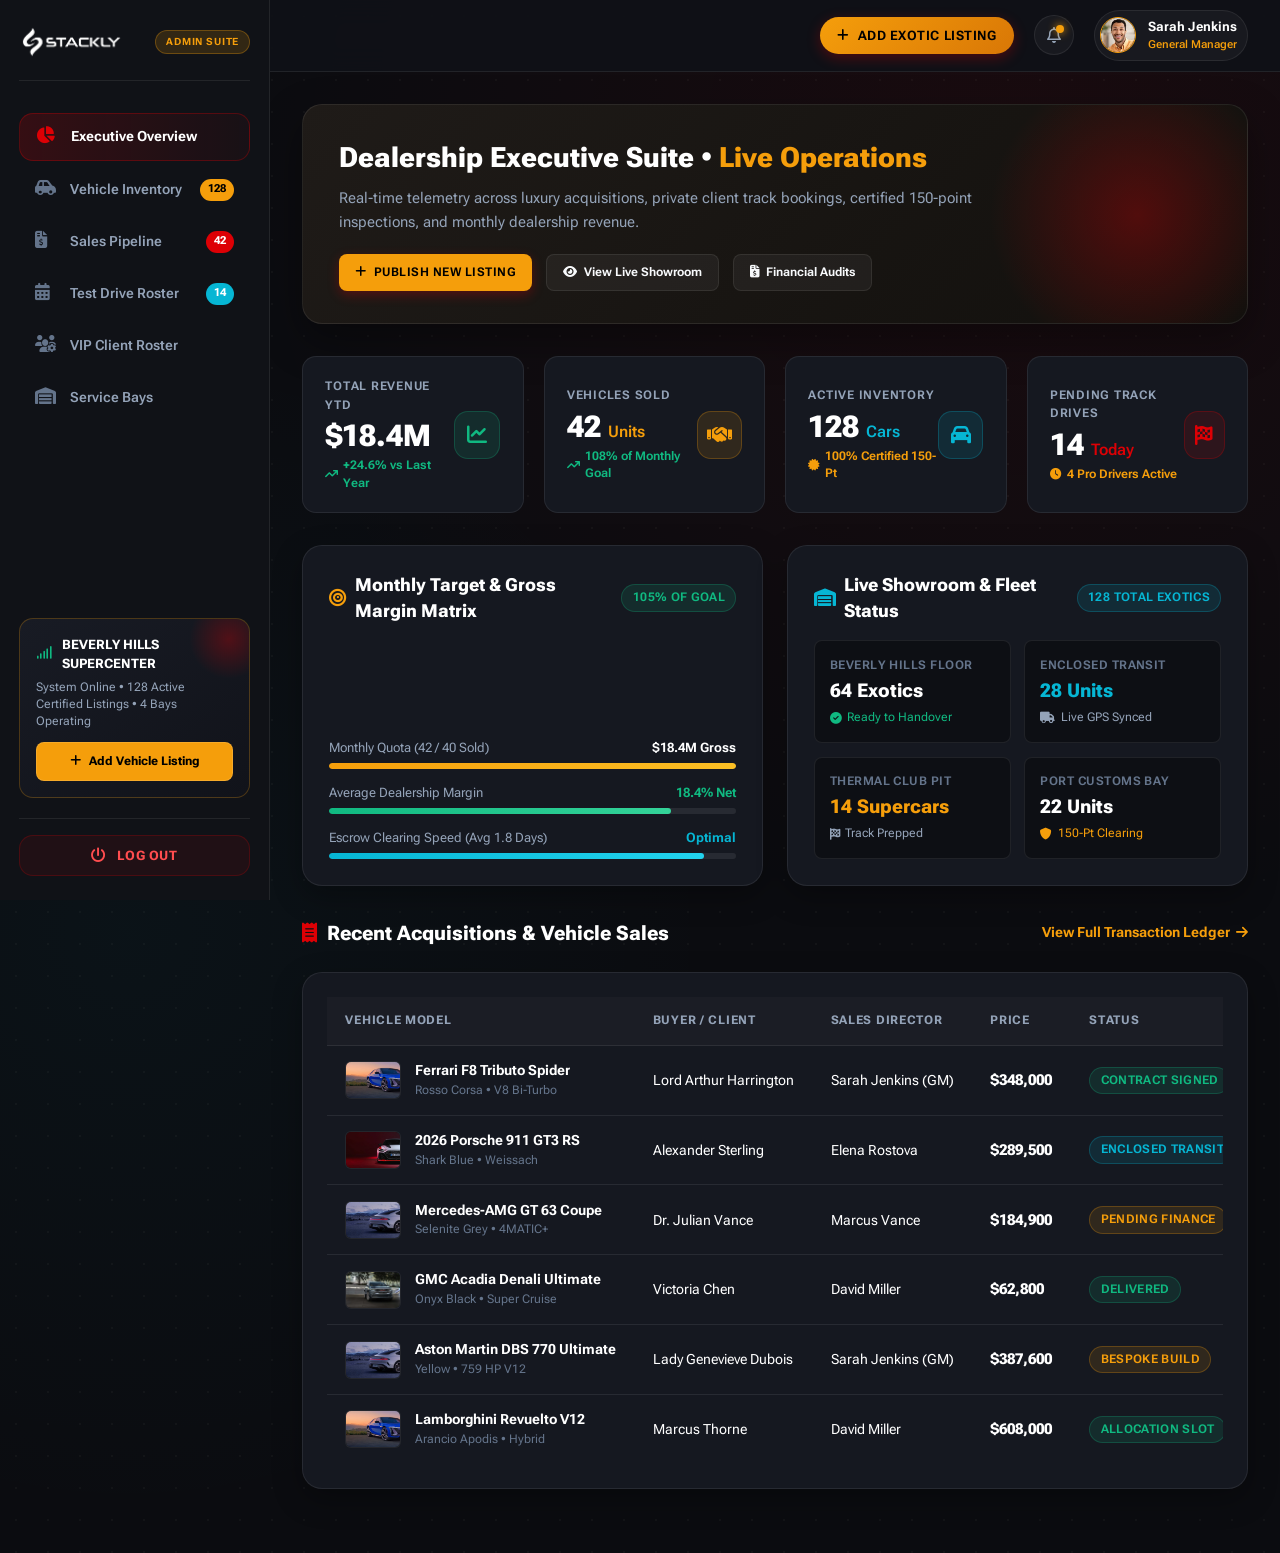
<file: admin-dashboard.html>
<!DOCTYPE html>
<html lang="en">
<head>
  <meta charset="UTF-8">
  <meta http-equiv="X-UA-Compatible" content="IE=edge">
  <meta name="viewport" content="width=device-width, initial-scale=1.0">
  <title>Executive Admin Dashboard – Stackly Luxury Automotive</title>
  <meta name="description" content="Dealership executive administration, exotic vehicle inventory management, VIP sales pipeline, and track day operations.">
  
  <!-- Favicon -->
  <link rel="icon" href="assets/images/cropped-logo-1-32x32.webp" sizes="32x32" type="image/webp">
  <link rel="apple-touch-icon" href="assets/images/cropped-logo-1-180x180.webp">

  <!-- Google Fonts -->
  <link rel="preconnect" href="https://fonts.googleapis.com">
  <link rel="preconnect" href="https://fonts.gstatic.com" crossorigin>
  <link href="https://fonts.googleapis.com/css2?family=Archivo:ital,wght@0,400;0,600;0,700;0,800;1,400&family=Montserrat:wght@400;600;700;800&family=Roboto+Flex:opsz,wght@8..144,300;8..144,400;8..144,600;8..144,700;8..144,800&display=swap" rel="stylesheet">
  
  <!-- FontAwesome Icons -->
  <link rel="stylesheet" href="https://cdnjs.cloudflare.com/ajax/libs/font-awesome/6.4.2/css/all.min.css">
  
  <!-- Dashboard CSS Stylesheet -->
  <link rel="stylesheet" href="assets/css/dashboard.css">
</head>
<body class="dashboard-body">

  <div class="dashboard-layout">
    
    <!-- Sidebar Overlay for Mobile -->
    <div class="dash-sidebar-overlay" id="dashSidebarOverlay"></div>

    <!-- 1. Left Sidebar Navigation -->
    <aside class="dash-sidebar" id="dashSidebar">
      <div>
        <!-- Brand & Admin Badge -->
        <div class="dash-sidebar-brand">
          <a href="index.html" class="dash-brand-link">
            <img src="assets/images/stackly-logo.webp" alt="Stackly Logo" class="dash-brand-logo">
          </a>
          <span class="dash-portal-badge admin-badge">ADMIN SUITE</span>
          <button class="dash-sidebar-close" id="dashSidebarCloseBtn" aria-label="Close sidebar">
            <i class="fa-solid fa-xmark"></i>
          </button>
        </div>

        <!-- Navigation Menu -->
        <ul class="dash-nav-menu">
          <li class="dash-nav-item active">
            <a href="#admin-overview" class="dash-nav-link" data-tab-target="adminOverviewTab">
              <i class="fa-solid fa-chart-pie"></i>
              <span>Executive Overview</span>
            </a>
          </li>
          <li class="dash-nav-item">
            <a href="#admin-inventory" class="dash-nav-link" data-tab-target="adminInventoryTab">
              <i class="fa-solid fa-car-side"></i>
              <span>Vehicle Inventory</span>
              <span class="dash-nav-badge" style="background:#f59e0b; color:#000;">128</span>
            </a>
          </li>
          <li class="dash-nav-item">
            <a href="#admin-orders" class="dash-nav-link" data-tab-target="adminOrdersTab">
              <i class="fa-solid fa-file-invoice-dollar"></i>
              <span>Sales Pipeline</span>
              <span class="dash-nav-badge">42</span>
            </a>
          </li>
          <li class="dash-nav-item">
            <a href="#admin-drives" class="dash-nav-link" data-tab-target="adminDrivesTab">
              <i class="fa-solid fa-calendar-days"></i>
              <span>Test Drive Roster</span>
              <span class="dash-nav-badge" style="background:#06b6d4;">14</span>
            </a>
          </li>
          <li class="dash-nav-item">
            <a href="#admin-clients" class="dash-nav-link" data-tab-target="adminClientsTab">
              <i class="fa-solid fa-users-gear"></i>
              <span>VIP Client Roster</span>
            </a>
          </li>
          <li class="dash-nav-item">
            <a href="#admin-service" class="dash-nav-link" data-tab-target="adminServiceTab">
              <i class="fa-solid fa-warehouse"></i>
              <span>Service Bays</span>
            </a>
          </li>
        </ul>
      </div>

      <!-- Dealership Status Indicator Card -->
      <div>
        <div class="dash-sidebar-concierge" style="border-color: rgba(245, 158, 11, 0.25);">
          <div class="dash-concierge-header">
            <i class="fa-solid fa-signal" style="color: var(--dash-green);"></i>
            <span style="color: #ffffff;">Beverly Hills Supercenter</span>
          </div>
          <p class="dash-concierge-desc">
            System Online &bull; 128 Active Certified Listings &bull; 4 Bays Operating
          </p>
          <a href="404.html" class="dash-concierge-btn" style="background: var(--dash-gold); color: #000; font-weight: 800; display: inline-flex; align-items: center; justify-content: center; gap: 0.5rem; text-decoration: none;">
            <i class="fa-solid fa-plus"></i>
            <span>Add Vehicle Listing</span>
          </a>
        </div>

        <div class="dash-sidebar-footer">
          <button class="btn-dash-logout" title="Sign out of your session">
            <i class="fa-solid fa-power-off"></i>
            <span>Log Out</span>
          </button>
        </div>
      </div>
    </aside>

    <!-- 2. Main Workspace -->
    <div class="dash-main-stage">
      
      <!-- Top Sticky Header -->
      <header class="dash-top-header">
        <div class="dash-header-left">
          <button class="dash-mobile-menu-btn" id="dashMobileMenuBtn" aria-label="Open navigation menu">
            <i class="fa-solid fa-bars"></i>
          </button>
        </div>

        <div class="dash-header-right">
          <a href="404.html" class="dash-action-btn-primary" style="background: linear-gradient(135deg, #f59e0b, #d97706); color: #000;">
            <i class="fa-solid fa-plus"></i>
            <span>Add Exotic Listing</span>
          </a>

          <!-- Notifications Bell (Links to 404) -->
          <div class="dash-notif-wrap">
            <a href="404.html" class="dash-notif-btn" aria-label="View notifications">
              <i class="fa-regular fa-bell"></i>
              <span class="dash-notif-dot" style="background: var(--dash-gold); box-shadow: 0 0 8px var(--dash-gold);"></span>
            </a>
          </div>

          <!-- User Profile Chip (Links to 404) -->
          <a href="404.html" class="dash-user-chip" title="View Profile Matrix">
            <img src="assets/images/ava2.webp" alt="Admin Avatar" class="dash-avatar-img" style="border-color: var(--dash-gold);">
            <div class="dash-user-info">
              <span class="dash-user-name">Sarah Jenkins</span>
              <span class="dash-user-role" style="color: var(--dash-gold);">General Manager</span>
            </div>
          </a>
        </div>
      </header>

      <!-- Content Area with Tabs -->
      <main class="dash-content-container">
        
        <!-- ========================================================= -->
        <!-- TAB 1: EXECUTIVE OVERVIEW -->
        <!-- ========================================================= -->
        <section class="dash-tab-pane active" id="adminOverviewTab">
          
          <!-- Hero Welcome Banner -->
          <div class="dash-hero-banner" style="background: linear-gradient(135deg, #1f1b18 0%, #12100d 100%);">
            <h1 class="dash-hero-title">
              Dealership Executive Suite &bull; <span style="color: var(--dash-gold);">Live Operations</span>
            </h1>
            <p class="dash-hero-subtitle">
              Real-time telemetry across luxury acquisitions, private client track bookings, certified 150-point inspections, and monthly dealership revenue.
            </p>
            <div class="dash-hero-actions">
              <a href="404.html" class="btn-dash-primary" style="background: var(--dash-gold); color: #000;">
                <i class="fa-solid fa-plus"></i> Publish New Listing
              </a>
              <a href="404.html" class="btn-dash-secondary">
                <i class="fa-solid fa-eye"></i> View Live Showroom
              </a>
              <a href="404.html" class="btn-dash-secondary">
                <i class="fa-solid fa-file-invoice-dollar"></i> Financial Audits
              </a>
            </div>
          </div>

          <!-- 4 Executive Metric Cards -->
          <div class="dash-metrics-grid">
            <div class="dash-metric-card">
              <div class="dash-metric-info">
                <h3>Total Revenue YTD</h3>
                <div class="dash-metric-value">$18.4M</div>
                <div class="dash-metric-change positive">
                  <i class="fa-solid fa-arrow-trend-up"></i> +24.6% vs Last Year
                </div>
              </div>
              <div class="dash-metric-icon-box green">
                <i class="fa-solid fa-chart-line"></i>
              </div>
            </div>

            <div class="dash-metric-card">
              <div class="dash-metric-info">
                <h3>Vehicles Sold</h3>
                <div class="dash-metric-value">42 <span style="font-size: 1rem; color: var(--dash-gold); font-weight: 600;">Units</span></div>
                <div class="dash-metric-change positive">
                  <i class="fa-solid fa-arrow-trend-up"></i> 108% of Monthly Goal
                </div>
              </div>
              <div class="dash-metric-icon-box gold">
                <i class="fa-solid fa-handshake"></i>
              </div>
            </div>

            <div class="dash-metric-card">
              <div class="dash-metric-info">
                <h3>Active Inventory</h3>
                <div class="dash-metric-value">128 <span style="font-size: 1rem; color: var(--dash-cyan); font-weight: 600;">Cars</span></div>
                <div class="dash-metric-change neutral">
                  <i class="fa-solid fa-certificate"></i> 100% Certified 150-Pt
                </div>
              </div>
              <div class="dash-metric-icon-box cyan">
                <i class="fa-solid fa-car"></i>
              </div>
            </div>

            <div class="dash-metric-card">
              <div class="dash-metric-info">
                <h3>Pending Track Drives</h3>
                <div class="dash-metric-value">14 <span style="font-size: 1rem; color: var(--dash-primary); font-weight: 600;">Today</span></div>
                <div class="dash-metric-change neutral">
                  <i class="fa-solid fa-clock"></i> 4 Pro Drivers Active
                </div>
              </div>
              <div class="dash-metric-icon-box">
                <i class="fa-solid fa-flag-checkered"></i>
              </div>
            </div>
          </div>

          <!-- Dealership Target & Fleet Allocation Matrix -->
          <div class="dash-admin-grid-2">
            <div class="dash-config-card">
              <div style="display: flex; justify-content: space-between; align-items: center; margin-bottom: 1rem;">
                <h4 style="color: #ffffff; font-size: 1.1rem; font-weight: 800; display: flex; align-items: center; gap: 0.5rem;">
                  <i class="fa-solid fa-bullseye" style="color: var(--dash-gold);"></i> Monthly Target & Gross Margin Matrix
                </h4>
                <span class="status-pill confirmed">105% of Goal</span>
              </div>
              <div style="display: flex; flex-direction: column; gap: 0.85rem;">
                <div>
                  <div style="display: flex; justify-content: space-between; font-size: 0.82rem; color: var(--dash-text-muted); margin-bottom: 0.35rem;">
                    <span>Monthly Quota (42 / 40 Sold)</span>
                    <strong style="color: #ffffff;">$18.4M Gross</strong>
                  </div>
                  <div class="dash-progress-bar-wrap">
                    <div class="dash-progress-fill gold" style="width: 100%;"></div>
                  </div>
                </div>
                <div>
                  <div style="display: flex; justify-content: space-between; font-size: 0.82rem; color: var(--dash-text-muted); margin-bottom: 0.35rem;">
                    <span>Average Dealership Margin</span>
                    <strong style="color: var(--dash-green);">18.4% Net</strong>
                  </div>
                  <div class="dash-progress-bar-wrap">
                    <div class="dash-progress-fill green" style="width: 84%;"></div>
                  </div>
                </div>
                <div>
                  <div style="display: flex; justify-content: space-between; font-size: 0.82rem; color: var(--dash-text-muted); margin-bottom: 0.35rem;">
                    <span>Escrow Clearing Speed (Avg 1.8 Days)</span>
                    <strong style="color: var(--dash-cyan);">Optimal</strong>
                  </div>
                  <div class="dash-progress-bar-wrap">
                    <div class="dash-progress-fill cyan" style="width: 92%;"></div>
                  </div>
                </div>
              </div>
            </div>

            <div class="dash-config-card">
              <div style="display: flex; justify-content: space-between; align-items: center; margin-bottom: 1rem;">
                <h4 style="color: #ffffff; font-size: 1.1rem; font-weight: 800; display: flex; align-items: center; gap: 0.5rem;">
                  <i class="fa-solid fa-warehouse" style="color: var(--dash-cyan);"></i> Live Showroom & Fleet Status
                </h4>
                <span class="status-pill transit">128 Total Exotics</span>
              </div>
              <div class="dash-subcard-grid">
                <div class="dash-subcard-box">
                  <div class="dash-subcard-label">Beverly Hills Floor</div>
                  <div class="dash-subcard-val">64 Exotics</div>
                  <div class="dash-subcard-status" style="color: var(--dash-green);"><i class="fa-solid fa-circle-check"></i> Ready to Handover</div>
                </div>
                <div class="dash-subcard-box">
                  <div class="dash-subcard-label">Enclosed Transit</div>
                  <div class="dash-subcard-val" style="color: var(--dash-cyan);">28 Units</div>
                  <div class="dash-subcard-status" style="color: var(--dash-text-muted);"><i class="fa-solid fa-truck"></i> Live GPS Synced</div>
                </div>
                <div class="dash-subcard-box">
                  <div class="dash-subcard-label">Thermal Club Pit</div>
                  <div class="dash-subcard-val" style="color: var(--dash-gold);">14 Supercars</div>
                  <div class="dash-subcard-status" style="color: var(--dash-text-muted);"><i class="fa-solid fa-flag-checkered"></i> Track Prepped</div>
                </div>
                <div class="dash-subcard-box">
                  <div class="dash-subcard-label">Port Customs Bay</div>
                  <div class="dash-subcard-val">22 Units</div>
                  <div class="dash-subcard-status" style="color: var(--dash-gold);"><i class="fa-solid fa-shield"></i> 150-Pt Clearing</div>
                </div>
              </div>
            </div>
          </div>

          <!-- Recent Transactions Table -->
          <div class="dash-section-header">
            <div class="dash-section-title">
              <i class="fa-solid fa-receipt"></i>
              <span>Recent Acquisitions & Vehicle Sales</span>
            </div>
            <a href="404.html" style="font-size: 0.85rem; color: var(--dash-gold); font-weight: 700; display: inline-flex; align-items: center; gap: 0.4rem;">
              View Full Transaction Ledger <i class="fa-solid fa-arrow-right"></i>
            </a>
          </div>

          <div class="dash-table-card">
            <div class="dash-table-wrap">
              <table class="dash-data-table">
                <thead>
                  <tr>
                    <th>Vehicle Model</th>
                    <th>Buyer / Client</th>
                    <th>Sales Director</th>
                    <th>Price</th>
                    <th>Status</th>
                    <th>Date</th>
                    <th style="text-align: center;">Actions</th>
                  </tr>
                </thead>
                <tbody>
                  <tr>
                    <td>
                      <div class="dash-table-vehicle-cell">
                        <img src="assets/images/slider3.webp" alt="Ferrari F8" class="dash-table-thumb">
                        <div class="dash-table-vehicle-info">
                          <span class="dash-table-vehicle-title">Ferrari F8 Tributo Spider</span>
                          <span class="dash-table-vehicle-sub">Rosso Corsa &bull; V8 Bi-Turbo</span>
                        </div>
                      </div>
                    </td>
                    <td>Lord Arthur Harrington</td>
                    <td>Sarah Jenkins (GM)</td>
                    <td><span class="dash-price-strong">$348,000</span></td>
                    <td><span class="status-pill confirmed">Contract Signed</span></td>
                    <td>Today &bull; 10:45 AM</td>
                    <td>
                      <div class="dash-table-actions">
                        <a href="404.html" class="dash-btn-action">
                          <i class="fa-solid fa-file-contract"></i> Deal
                        </a>
                      </div>
                    </td>
                  </tr>
                  <tr>
                    <td>
                      <div class="dash-table-vehicle-cell">
                        <img src="assets/images/slider1-1.webp" alt="Porsche GT3" class="dash-table-thumb">
                        <div class="dash-table-vehicle-info">
                          <span class="dash-table-vehicle-title">2026 Porsche 911 GT3 RS</span>
                          <span class="dash-table-vehicle-sub">Shark Blue &bull; Weissach</span>
                        </div>
                      </div>
                    </td>
                    <td>Alexander Sterling</td>
                    <td>Elena Rostova</td>
                    <td><span class="dash-price-strong">$289,500</span></td>
                    <td><span class="status-pill transit">Enclosed Transit</span></td>
                    <td>Sep 16, 2026</td>
                    <td>
                      <div class="dash-table-actions">
                        <a href="404.html" class="dash-btn-action">
                          <i class="fa-solid fa-satellite"></i> GPS
                        </a>
                      </div>
                    </td>
                  </tr>
                  <tr>
                    <td>
                      <div class="dash-table-vehicle-cell">
                        <img src="assets/images/slider2.webp" alt="AMG GT" class="dash-table-thumb">
                        <div class="dash-table-vehicle-info">
                          <span class="dash-table-vehicle-title">Mercedes-AMG GT 63 Coupe</span>
                          <span class="dash-table-vehicle-sub">Selenite Grey &bull; 4MATIC+</span>
                        </div>
                      </div>
                    </td>
                    <td>Dr. Julian Vance</td>
                    <td>Marcus Vance</td>
                    <td><span class="dash-price-strong">$184,900</span></td>
                    <td><span class="status-pill pending">Pending Finance</span></td>
                    <td>Sep 15, 2026</td>
                    <td>
                      <div class="dash-table-actions">
                        <a href="404.html" class="dash-btn-action">
                          <i class="fa-solid fa-money-check-dollar"></i> Escrow
                        </a>
                      </div>
                    </td>
                  </tr>
                  <tr>
                    <td>
                      <div class="dash-table-vehicle-cell">
                        <img src="assets/images/gmc-acadia-front-side-0-707031-scaled.webp" alt="GMC Acadia" class="dash-table-thumb">
                        <div class="dash-table-vehicle-info">
                          <span class="dash-table-vehicle-title">GMC Acadia Denali Ultimate</span>
                          <span class="dash-table-vehicle-sub">Onyx Black &bull; Super Cruise</span>
                        </div>
                      </div>
                    </td>
                    <td>Victoria Chen</td>
                    <td>David Miller</td>
                    <td><span class="dash-price-strong">$62,800</span></td>
                    <td><span class="status-pill confirmed">Delivered</span></td>
                    <td>Sep 14, 2026</td>
                    <td>
                      <div class="dash-table-actions">
                        <a href="404.html" class="dash-btn-action">
                          <i class="fa-solid fa-receipt"></i> Receipt
                        </a>
                      </div>
                    </td>
                  </tr>
                  <tr>
                    <td>
                      <div class="dash-table-vehicle-cell">
                        <img src="assets/images/slider2.webp" alt="Aston Martin DBS" class="dash-table-thumb">
                        <div class="dash-table-vehicle-info">
                          <span class="dash-table-vehicle-title">Aston Martin DBS 770 Ultimate</span>
                          <span class="dash-table-vehicle-sub">Yellow &bull; 759 HP V12</span>
                        </div>
                      </div>
                    </td>
                    <td>Lady Genevieve Dubois</td>
                    <td>Sarah Jenkins (GM)</td>
                    <td><span class="dash-price-strong">$387,600</span></td>
                    <td><span class="status-pill pending">Bespoke Build</span></td>
                    <td>Sep 12, 2026</td>
                    <td>
                      <div class="dash-table-actions">
                        <a href="404.html" class="dash-btn-action">
                          <i class="fa-solid fa-images"></i> Build
                        </a>
                      </div>
                    </td>
                  </tr>
                  <tr>
                    <td>
                      <div class="dash-table-vehicle-cell">
                        <img src="assets/images/slider3.webp" alt="Lamborghini Revuelto" class="dash-table-thumb">
                        <div class="dash-table-vehicle-info">
                          <span class="dash-table-vehicle-title">Lamborghini Revuelto V12</span>
                          <span class="dash-table-vehicle-sub">Arancio Apodis &bull; Hybrid</span>
                        </div>
                      </div>
                    </td>
                    <td>Marcus Thorne</td>
                    <td>David Miller</td>
                    <td><span class="dash-price-strong">$608,000</span></td>
                    <td><span class="status-pill confirmed">Allocation Slot</span></td>
                    <td>Sep 10, 2026</td>
                    <td>
                      <div class="dash-table-actions">
                        <a href="404.html" class="dash-btn-action">
                          <i class="fa-solid fa-certificate"></i> Slot #14
                        </a>
                      </div>
                    </td>
                  </tr>
                </tbody>
              </table>
            </div>
          </div>
        </section>

        <!-- ========================================================= -->
        <!-- TAB 2: INVENTORY MANAGEMENT -->
        <!-- ========================================================= -->
        <section class="dash-tab-pane" id="adminInventoryTab">
          <div class="dash-section-header">
            <div class="dash-section-title">
              <i class="fa-solid fa-car-side"></i>
              <span>Showroom Vehicle Inventory & Pricing Engine (128 Total)</span>
            </div>
            <a href="404.html" class="dash-action-btn-primary" style="background: linear-gradient(135deg, #f59e0b, #d97706); color: #000;">
              <i class="fa-solid fa-plus"></i> Add Vehicle Listing
            </a>
          </div>

          <!-- 4 Status Filter Summary Cards -->
          <div class="dash-admin-grid-4">
            <div class="dash-pipeline-card">
              <div class="dash-pipeline-label">In Showroom</div>
              <div class="dash-pipeline-val">64 <span style="font-size: 0.82rem; font-weight: 500; color: var(--dash-green);">Ready</span></div>
              <div class="dash-pipeline-sub">Inspection passed 100%</div>
            </div>
            <div class="dash-pipeline-card">
              <div class="dash-pipeline-label">Enclosed Transit</div>
              <div class="dash-pipeline-val" style="color: var(--dash-cyan);">28 <span style="font-size: 0.82rem; font-weight: 500; color: var(--dash-cyan);">In Route</span></div>
              <div class="dash-pipeline-sub">Live carrier GPS synced</div>
            </div>
            <div class="dash-pipeline-card">
              <div class="dash-pipeline-label">VIP Allocations</div>
              <div class="dash-pipeline-val" style="color: var(--dash-gold);">24 <span style="font-size: 0.82rem; font-weight: 500; color: var(--dash-gold);">Reserved</span></div>
              <div class="dash-pipeline-sub">Bespoke client commissions</div>
            </div>
            <div class="dash-pipeline-card">
              <div class="dash-pipeline-label">Sold / Archive</div>
              <div class="dash-pipeline-val" style="color: var(--dash-primary);">12 <span style="font-size: 0.82rem; font-weight: 500; color: var(--dash-primary);">Transferred</span></div>
              <div class="dash-pipeline-sub">Title & ownership complete</div>
            </div>
          </div>

          <div class="dash-table-card">
            <div class="dash-table-controls">
              <div class="dash-table-filters">
                <select class="dash-filter-select">
                  <option>All Makes (Porsche, AMG, Ferrari, Audi, Aston Martin, GMC)</option>
                  <option>Exotic Supercars</option>
                  <option>Luxury SUVs</option>
                  <option>Certified Pre-Owned</option>
                </select>
                <select class="dash-filter-select">
                  <option>All Inventory Statuses</option>
                  <option>In Showroom</option>
                  <option>Enclosed Transit</option>
                  <option>VIP Reserved</option>
                  <option>Sold</option>
                </select>
              </div>
              <span style="font-size: 0.8rem; color: var(--dash-text-muted);">Displaying 8 Certified Showroom Exotics</span>
            </div>

            <div class="dash-table-wrap">
              <table class="dash-data-table">
                <thead>
                  <tr>
                    <th>Vehicle Details</th>
                    <th>VIN Number</th>
                    <th>Odometer</th>
                    <th>MSRP Price</th>
                    <th>Status</th>
                    <th style="text-align: center;">Actions</th>
                  </tr>
                </thead>
                <tbody>
                  <tr>
                    <td>
                      <div class="dash-table-vehicle-cell">
                        <img src="assets/images/slider1-1.webp" alt="Porsche GT3" class="dash-table-thumb">
                        <div class="dash-table-vehicle-info">
                          <span class="dash-table-vehicle-title">2026 Porsche 911 GT3 RS Weissach</span>
                          <span class="dash-table-vehicle-sub">Shark Blue &bull; Carbon Aero</span>
                        </div>
                      </div>
                    </td>
                    <td><span class="dash-mono-code">WP0AF2A97NS298101</span></td>
                    <td>12 mi (New)</td>
                    <td><span class="dash-price-strong">$289,500</span></td>
                    <td><span class="status-pill transit">In Showroom</span></td>
                    <td>
                      <div class="dash-table-actions">
                        <a href="404.html" class="dash-btn-action">Edit</a>
                        <a href="404.html" class="dash-btn-action-icon" title="View Inspection PDF"><i class="fa-solid fa-file-pdf"></i></a>
                      </div>
                    </td>
                  </tr>
                  <tr>
                    <td>
                      <div class="dash-table-vehicle-cell">
                        <img src="assets/images/slider1-1.webp" alt="Audi R8" class="dash-table-thumb">
                        <div class="dash-table-vehicle-info">
                          <span class="dash-table-vehicle-title">2026 Audi R8 V10 Performance</span>
                          <span class="dash-table-vehicle-sub">Mythos Black &bull; Red Stitching</span>
                        </div>
                      </div>
                    </td>
                    <td><span class="dash-mono-code">WUAZZZ42ZKN004812</span></td>
                    <td>1,420 mi</td>
                    <td><span class="dash-price-strong">$209,500</span></td>
                    <td><span class="status-pill transit">In Showroom</span></td>
                    <td>
                      <div class="dash-table-actions">
                        <a href="404.html" class="dash-btn-action">Edit</a>
                        <a href="404.html" class="dash-btn-action-icon" title="View Inspection PDF"><i class="fa-solid fa-file-pdf"></i></a>
                      </div>
                    </td>
                  </tr>
                  <tr>
                    <td>
                      <div class="dash-table-vehicle-cell">
                        <img src="assets/images/slider2.webp" alt="AMG GT" class="dash-table-thumb">
                        <div class="dash-table-vehicle-info">
                          <span class="dash-table-vehicle-title">2026 Mercedes-AMG GT 63 Coupe</span>
                          <span class="dash-table-vehicle-sub">Selenite Grey Magno</span>
                        </div>
                      </div>
                    </td>
                    <td><span class="dash-mono-code">W1K7J8HB1MF089231</span></td>
                    <td>0 mi (New)</td>
                    <td><span class="dash-price-strong">$184,900</span></td>
                    <td><span class="status-pill pending">VIP Reserved</span></td>
                    <td>
                      <div class="dash-table-actions">
                        <a href="404.html" class="dash-btn-action">Edit</a>
                        <a href="404.html" class="dash-btn-action-icon" title="View Inspection PDF"><i class="fa-solid fa-file-pdf"></i></a>
                      </div>
                    </td>
                  </tr>
                  <tr>
                    <td>
                      <div class="dash-table-vehicle-cell">
                        <img src="assets/images/slider3.webp" alt="Ferrari F8" class="dash-table-thumb">
                        <div class="dash-table-vehicle-info">
                          <span class="dash-table-vehicle-title">2025 Ferrari F8 Tributo Spider</span>
                          <span class="dash-table-vehicle-sub">Rosso Corsa &bull; Carbon Diffuser</span>
                        </div>
                      </div>
                    </td>
                    <td><span class="dash-mono-code">ZFF89LMA4M0258190</span></td>
                    <td>3,110 mi</td>
                    <td><span class="dash-price-strong">$348,000</span></td>
                    <td><span class="status-pill transit">In Showroom</span></td>
                    <td>
                      <div class="dash-table-actions">
                        <a href="404.html" class="dash-btn-action">Edit</a>
                        <a href="404.html" class="dash-btn-action-icon" title="View Inspection PDF"><i class="fa-solid fa-file-pdf"></i></a>
                      </div>
                    </td>
                  </tr>
                  <tr>
                    <td>
                      <div class="dash-table-vehicle-cell">
                        <img src="assets/images/slider2.webp" alt="Aston Martin DBS" class="dash-table-thumb">
                        <div class="dash-table-vehicle-info">
                          <span class="dash-table-vehicle-title">2027 Aston Martin DBS 770 Ultimate</span>
                          <span class="dash-table-vehicle-sub">Cosmopolitan Yellow &bull; Alcantara</span>
                        </div>
                      </div>
                    </td>
                    <td><span class="dash-mono-code">SCFRTFAW8PGL00291</span></td>
                    <td>Delivery Miles</td>
                    <td><span class="dash-price-strong">$387,600</span></td>
                    <td><span class="status-pill transit">Enclosed Transit</span></td>
                    <td>
                      <div class="dash-table-actions">
                        <a href="404.html" class="dash-btn-action">Edit</a>
                        <a href="404.html" class="dash-btn-action-icon" title="View Inspection PDF"><i class="fa-solid fa-file-pdf"></i></a>
                      </div>
                    </td>
                  </tr>
                  <tr>
                    <td>
                      <div class="dash-table-vehicle-cell">
                        <img src="assets/images/slider3.webp" alt="Ferrari SF90" class="dash-table-thumb">
                        <div class="dash-table-vehicle-info">
                          <span class="dash-table-vehicle-title">2024 Ferrari SF90 Stradale Assetto</span>
                          <span class="dash-table-vehicle-sub">Giallo Modena &bull; Racing Seats</span>
                        </div>
                      </div>
                    </td>
                    <td><span class="dash-mono-code">ZFF94LMA8P0281904</span></td>
                    <td>850 mi</td>
                    <td><span class="dash-price-strong">$528,000</span></td>
                    <td><span class="status-pill sold">Sold</span></td>
                    <td>
                      <div class="dash-table-actions">
                        <a href="404.html" class="dash-btn-action">Archive</a>
                        <a href="404.html" class="dash-btn-action-icon" title="View Inspection PDF"><i class="fa-solid fa-file-pdf"></i></a>
                      </div>
                    </td>
                  </tr>
                  <tr>
                    <td>
                      <div class="dash-table-vehicle-cell">
                        <img src="assets/images/slider3.webp" alt="Lamborghini Revuelto" class="dash-table-thumb">
                        <div class="dash-table-vehicle-info">
                          <span class="dash-table-vehicle-title">2026 Lamborghini Revuelto V12 Hybrid</span>
                          <span class="dash-table-vehicle-sub">Arancio Apodis &bull; Titanium Exhaust</span>
                        </div>
                      </div>
                    </td>
                    <td><span class="dash-mono-code">ZHWU81A39PLA00192</span></td>
                    <td>0 mi (New)</td>
                    <td><span class="dash-price-strong">$608,000</span></td>
                    <td><span class="status-pill pending">VIP Reserved</span></td>
                    <td>
                      <div class="dash-table-actions">
                        <a href="404.html" class="dash-btn-action">Edit</a>
                        <a href="404.html" class="dash-btn-action-icon" title="View Inspection PDF"><i class="fa-solid fa-file-pdf"></i></a>
                      </div>
                    </td>
                  </tr>
                  <tr>
                    <td>
                      <div class="dash-table-vehicle-cell">
                        <img src="assets/images/gmc-acadia-front-side-0-707031-scaled.webp" alt="GMC Acadia" class="dash-table-thumb">
                        <div class="dash-table-vehicle-info">
                          <span class="dash-table-vehicle-title">2025 GMC Acadia Denali Ultimate</span>
                          <span class="dash-table-vehicle-sub">Onyx Black &bull; Super Cruise</span>
                        </div>
                      </div>
                    </td>
                    <td><span class="dash-mono-code">1GKS2CKJ8NR198302</span></td>
                    <td>12 mi</td>
                    <td><span class="dash-price-strong">$62,800</span></td>
                    <td><span class="status-pill transit">In Showroom</span></td>
                    <td>
                      <div class="dash-table-actions">
                        <a href="404.html" class="dash-btn-action">Edit</a>
                        <a href="404.html" class="dash-btn-action-icon" title="View Inspection PDF"><i class="fa-solid fa-file-pdf"></i></a>
                      </div>
                    </td>
                  </tr>
                </tbody>
              </table>
            </div>
          </div>
        </section>

        <!-- ========================================================= -->
        <!-- TAB 3: SALES PIPELINE -->
        <!-- ========================================================= -->
        <section class="dash-tab-pane" id="adminOrdersTab">
          <div class="dash-section-header">
            <div class="dash-section-title">
              <i class="fa-solid fa-file-invoice-dollar"></i>
              <span>Live Sales Pipeline & Acquisition Contracts</span>
            </div>
            <a href="404.html" class="dash-action-btn-primary" style="background: linear-gradient(135deg, #f59e0b, #d97706); color: #000;">
              <i class="fa-solid fa-plus"></i> Initiate Bespoke Acquisition
            </a>
          </div>

          <!-- 4 Pipeline Metrics Cards -->
          <div class="dash-metrics-grid">
            <div class="dash-metric-card">
              <div class="dash-metric-info">
                <h3>Active Pipeline Volume</h3>
                <div class="dash-metric-value">$14.2M</div>
                <div class="dash-metric-change positive">
                  <i class="fa-solid fa-arrow-trend-up"></i> +18.2% MoM
                </div>
              </div>
              <div class="dash-metric-icon-box green">
                <i class="fa-solid fa-sack-dollar"></i>
              </div>
            </div>

            <div class="dash-metric-card">
              <div class="dash-metric-info">
                <h3>Active Escrow Deals</h3>
                <div class="dash-metric-value">8 <span style="font-size: 1rem; color: var(--dash-gold); font-weight: 600;">Contracts</span></div>
                <div class="dash-metric-change neutral">
                  <i class="fa-solid fa-shield-halved"></i> 100% Secured Wire
                </div>
              </div>
              <div class="dash-metric-icon-box gold">
                <i class="fa-solid fa-file-signature"></i>
              </div>
            </div>

            <div class="dash-metric-card">
              <div class="dash-metric-info">
                <h3>Avg Acquisition Size</h3>
                <div class="dash-metric-value">$338.5K</div>
                <div class="dash-metric-change positive">
                  <i class="fa-solid fa-gem"></i> Ultra-High Net Worth
                </div>
              </div>
              <div class="dash-metric-icon-box cyan">
                <i class="fa-solid fa-scale-balanced"></i>
              </div>
            </div>

            <div class="dash-metric-card">
              <div class="dash-metric-info">
                <h3>Escrow Close Rate</h3>
                <div class="dash-metric-value">94.2%</div>
                <div class="dash-metric-change positive">
                  <i class="fa-solid fa-circle-check"></i> Industry Leading
                </div>
              </div>
              <div class="dash-metric-icon-box green">
                <i class="fa-solid fa-trophy"></i>
              </div>
            </div>
          </div>

          <!-- Pipeline Stage Workflow Matrix -->
          <div class="dash-admin-grid-4">
            <div class="dash-pipeline-card">
              <div style="display: flex; justify-content: space-between; align-items: center;">
                <span style="font-size: 0.72rem; color: var(--dash-text-dim); text-transform: uppercase; font-weight: 800;">1. Commissioning</span>
                <span class="status-pill pending">3 Deals</span>
              </div>
              <div style="font-size: 1.25rem; font-weight: 800; color: #ffffff; margin: 0.4rem 0;">$1,280,000</div>
              <p style="font-size: 0.76rem; color: var(--dash-text-muted);">Bespoke tailoring, Q-branch specs, and PTS paint selection in progress.</p>
            </div>

            <div class="dash-pipeline-card">
              <div style="display: flex; justify-content: space-between; align-items: center;">
                <span style="font-size: 0.72rem; color: var(--dash-text-dim); text-transform: uppercase; font-weight: 800;">2. Escrow & Title</span>
                <span class="status-pill confirmed">2 Deals</span>
              </div>
              <div style="font-size: 1.25rem; font-weight: 800; color: var(--dash-green); margin: 0.4rem 0;">$532,900</div>
              <p style="font-size: 0.76rem; color: var(--dash-text-muted);">Bank wire verification, biometric escrow, and DMV title transfers.</p>
            </div>

            <div class="dash-pipeline-card">
              <div style="display: flex; justify-content: space-between; align-items: center;">
                <span style="font-size: 0.72rem; color: var(--dash-text-dim); text-transform: uppercase; font-weight: 800;">3. Enclosed Carrier</span>
                <span class="status-pill transit">2 Deals</span>
              </div>
              <div style="font-size: 1.25rem; font-weight: 800; color: var(--dash-cyan); margin: 0.4rem 0;">$499,000</div>
              <p style="font-size: 0.76rem; color: var(--dash-text-muted);">Enclosed white-glove transport in route with live shock/temp sensors.</p>
            </div>

            <div class="dash-pipeline-card">
              <div style="display: flex; justify-content: space-between; align-items: center;">
                <span style="font-size: 0.72rem; color: var(--dash-text-dim); text-transform: uppercase; font-weight: 800;">4. VIP Handover</span>
                <span class="status-pill" style="background: rgba(245, 158, 11, 0.15); color: var(--dash-gold);">1 Deal</span>
              </div>
              <div style="font-size: 1.25rem; font-weight: 800; color: var(--dash-gold); margin: 0.4rem 0;">$348,000</div>
              <p style="font-size: 0.76rem; color: var(--dash-text-muted);">White-glove residential arrival, handover certificate, and digital keys.</p>
            </div>
          </div>

          <!-- Active Escrow Deals Table -->
          <div class="dash-table-card">
            <h3 style="color: #ffffff; font-size: 1.1rem; margin-bottom: 0.4rem; font-weight: 800;">Live Acquisition Escrow Contracts (6 Active Deals)</h3>
            <p style="color: var(--dash-text-muted); font-size: 0.85rem; margin-bottom: 1.25rem;">
              All transactions are secured with 256-bit encrypted bank wire verification and backed by the Stackly 150-Point Master Guild Warranty.
            </p>
            <div class="dash-table-wrap">
              <table class="dash-data-table">
                <thead>
                  <tr>
                    <th>Client / Collector</th>
                    <th>Vehicle Acquisition</th>
                    <th>Contract Amount</th>
                    <th>Pipeline Stage</th>
                    <th>Lead Sales Executive</th>
                    <th>Target Closing</th>
                    <th style="text-align: center;">Action</th>
                  </tr>
                </thead>
                <tbody>
                  <tr>
                    <td><strong style="color: #ffffff;">Lord Arthur Harrington</strong></td>
                    <td>
                      <div class="dash-table-vehicle-cell">
                        <img src="assets/images/slider3.webp" alt="Ferrari F8" class="dash-table-thumb">
                        <div class="dash-table-vehicle-info">
                          <span class="dash-table-vehicle-title">Ferrari F8 Tributo Spider</span>
                          <span class="dash-table-vehicle-sub">Rosso Corsa &bull; Carbon Spec</span>
                        </div>
                      </div>
                    </td>
                    <td><span class="dash-price-strong dash-price-gold">$348,000</span></td>
                    <td><span class="status-pill confirmed">Escrow & Title</span></td>
                    <td>Sarah Jenkins (GM)</td>
                    <td>Sep 20, 2026</td>
                    <td>
                      <div class="dash-table-actions">
                        <a href="404.html" class="dash-btn-action-primary">View Deal</a>
                      </div>
                    </td>
                  </tr>
                  <tr>
                    <td><strong style="color: #ffffff;">Alexander Sterling</strong></td>
                    <td>
                      <div class="dash-table-vehicle-cell">
                        <img src="assets/images/slider1-1.webp" alt="Porsche GT3" class="dash-table-thumb">
                        <div class="dash-table-vehicle-info">
                          <span class="dash-table-vehicle-title">2026 Porsche 911 GT3 RS</span>
                          <span class="dash-table-vehicle-sub">Shark Blue &bull; Weissach</span>
                        </div>
                      </div>
                    </td>
                    <td><span class="dash-price-strong dash-price-gold">$289,500</span></td>
                    <td><span class="status-pill transit">Enclosed Carrier</span></td>
                    <td>Elena Rostova</td>
                    <td>Sep 19, 2026</td>
                    <td>
                      <div class="dash-table-actions">
                        <a href="404.html" class="dash-btn-action-primary">Track GPS</a>
                      </div>
                    </td>
                  </tr>
                  <tr>
                    <td><strong style="color: #ffffff;">Dr. Julian Vance</strong></td>
                    <td>
                      <div class="dash-table-vehicle-cell">
                        <img src="assets/images/slider2.webp" alt="AMG GT" class="dash-table-thumb">
                        <div class="dash-table-vehicle-info">
                          <span class="dash-table-vehicle-title">Mercedes-AMG GT 63 Coupe</span>
                          <span class="dash-table-vehicle-sub">Selenite Grey Magno</span>
                        </div>
                      </div>
                    </td>
                    <td><span class="dash-price-strong dash-price-gold">$184,900</span></td>
                    <td><span class="status-pill pending">Wire Verification</span></td>
                    <td>Marcus Vance</td>
                    <td>Sep 22, 2026</td>
                    <td>
                      <div class="dash-table-actions">
                        <a href="404.html" class="dash-btn-action-primary">Verify Wire</a>
                      </div>
                    </td>
                  </tr>
                  <tr>
                    <td><strong style="color: #ffffff;">Lady Genevieve Dubois</strong></td>
                    <td>
                      <div class="dash-table-vehicle-cell">
                        <img src="assets/images/slider2.webp" alt="Aston Martin DBS" class="dash-table-thumb">
                        <div class="dash-table-vehicle-info">
                          <span class="dash-table-vehicle-title">Aston Martin DBS 770 Ultimate</span>
                          <span class="dash-table-vehicle-sub">Yellow &bull; Bespoke PTS</span>
                        </div>
                      </div>
                    </td>
                    <td><span class="dash-price-strong dash-price-gold">$387,600</span></td>
                    <td><span class="status-pill pending">Q-Branch Bespoke</span></td>
                    <td>David Miller</td>
                    <td>Est. Oct 2026</td>
                    <td>
                      <div class="dash-table-actions">
                        <a href="404.html" class="dash-btn-action-primary">Build Photos</a>
                      </div>
                    </td>
                  </tr>
                  <tr>
                    <td><strong style="color: #ffffff;">Marcus Thorne</strong></td>
                    <td>
                      <div class="dash-table-vehicle-cell">
                        <img src="assets/images/slider3.webp" alt="Lamborghini Revuelto" class="dash-table-thumb">
                        <div class="dash-table-vehicle-info">
                          <span class="dash-table-vehicle-title">Lamborghini Revuelto V12</span>
                          <span class="dash-table-vehicle-sub">Arancio Apodis &bull; Hybrid</span>
                        </div>
                      </div>
                    </td>
                    <td><span class="dash-price-strong dash-price-gold">$608,000</span></td>
                    <td><span class="status-pill confirmed">Allocation Slot</span></td>
                    <td>Sarah Jenkins (GM)</td>
                    <td>Slot #14 Validated</td>
                    <td>
                      <div class="dash-table-actions">
                        <a href="404.html" class="dash-btn-action-primary">Slot Specs</a>
                      </div>
                    </td>
                  </tr>
                  <tr>
                    <td><strong style="color: #ffffff;">Victoria Chen</strong></td>
                    <td>
                      <div class="dash-table-vehicle-cell">
                        <img src="assets/images/gmc-acadia-front-side-0-707031-scaled.webp" alt="GMC Acadia" class="dash-table-thumb">
                        <div class="dash-table-vehicle-info">
                          <span class="dash-table-vehicle-title">GMC Acadia Denali Ultimate</span>
                          <span class="dash-table-vehicle-sub">Onyx Black &bull; Super Cruise</span>
                        </div>
                      </div>
                    </td>
                    <td><span class="dash-price-strong dash-price-gold">$62,800</span></td>
                    <td><span class="status-pill confirmed">Handover Complete</span></td>
                    <td>David Miller</td>
                    <td>Completed Today</td>
                    <td>
                      <div class="dash-table-actions">
                        <a href="404.html" class="dash-btn-action">Bill of Sale</a>
                      </div>
                    </td>
                  </tr>
                </tbody>
              </table>
            </div>
          </div>
        </section>

        <!-- ========================================================= -->
        <!-- TAB 4: TEST DRIVES ROSTER -->
        <!-- ========================================================= -->
        <section class="dash-tab-pane" id="adminDrivesTab">
          <div class="dash-section-header">
            <div class="dash-section-title">
              <i class="fa-solid fa-calendar-days"></i>
              <span>Pro Driver & VIP Track Day Schedule (6 Today)</span>
            </div>
            <a href="404.html" class="dash-action-btn-primary" style="background: linear-gradient(135deg, #f59e0b, #d97706); color: #000;">
              <i class="fa-solid fa-plus"></i> Schedule VIP Track Day
            </a>
          </div>

          <!-- 4 Operations Stats Cards -->
          <div class="dash-metrics-grid">
            <div class="dash-metric-card">
              <div class="dash-metric-info">
                <h3>Scheduled Sessions</h3>
                <div class="dash-metric-value">6 <span style="font-size: 1rem; color: var(--dash-gold); font-weight: 600;">Today</span></div>
                <div class="dash-metric-change positive">
                  <i class="fa-solid fa-flag-checkered"></i> 2 Completed &bull; 4 Pending
                </div>
              </div>
              <div class="dash-metric-icon-box gold">
                <i class="fa-solid fa-stopwatch-20"></i>
              </div>
            </div>

            <div class="dash-metric-card">
              <div class="dash-metric-info">
                <h3>Pro Coaches on Track</h3>
                <div class="dash-metric-value">4 <span style="font-size: 1rem; color: var(--dash-cyan); font-weight: 600;">Active</span></div>
                <div class="dash-metric-change positive">
                  <i class="fa-solid fa-user-ninja"></i> Nürburgring & FIA Certified
                </div>
              </div>
              <div class="dash-metric-icon-box cyan">
                <i class="fa-solid fa-user-shield"></i>
              </div>
            </div>

            <div class="dash-metric-card">
              <div class="dash-metric-info">
                <h3>Fleet Telemetry Sync</h3>
                <div class="dash-metric-value">100% <span style="font-size: 1rem; color: var(--dash-green); font-weight: 600;">AIM Loggers</span></div>
                <div class="dash-metric-change positive">
                  <i class="fa-solid fa-satellite-dish"></i> Real-Time G-Force Synced
                </div>
              </div>
              <div class="dash-metric-icon-box green">
                <i class="fa-solid fa-microchip"></i>
              </div>
            </div>

            <div class="dash-metric-card">
              <div class="dash-metric-info">
                <h3>Track Surface Conditions</h3>
                <div class="dash-metric-value">74°F <span style="font-size: 1rem; color: var(--dash-gold); font-weight: 600;">Dry</span></div>
                <div class="dash-metric-change neutral">
                  <i class="fa-solid fa-sun"></i> Thermal Club Track A Clear
                </div>
              </div>
              <div class="dash-metric-icon-box">
                <i class="fa-solid fa-temperature-three-quarters"></i>
              </div>
            </div>
          </div>

          <!-- Track Day Roster Table -->
          <div class="dash-table-card">
            <h3 style="color: #ffffff; font-size: 1.1rem; margin-bottom: 0.4rem; font-weight: 800;">Today's Private Track Sessions & High-Speed Trials</h3>
            <p style="color: var(--dash-text-muted); font-size: 0.85rem; margin-bottom: 1.25rem;">
              Full digital telemetry synchronization with AIM race transponders, Stilo ST5 carbon helmets, and 1-on-1 pro driving coach telemetry.
            </p>
            <div class="dash-table-wrap">
              <table class="dash-data-table">
                <thead>
                  <tr>
                    <th>Session Time</th>
                    <th>VIP Member</th>
                    <th>Vehicle Model</th>
                    <th>Pro Instructor</th>
                    <th>Circuit Location</th>
                    <th>Telemetry Status</th>
                    <th style="text-align: center;">Actions</th>
                  </tr>
                </thead>
                <tbody>
                  <tr>
                    <td><strong style="color: #ffffff;"><i class="fa-solid fa-stopwatch" style="color: var(--dash-gold); margin-right: 0.35rem;"></i>10:00 AM</strong></td>
                    <td><strong style="color: #ffffff;">Lord Arthur Harrington</strong></td>
                    <td>
                      <div class="dash-table-vehicle-cell">
                        <img src="assets/images/slider3.webp" alt="Ferrari F8" class="dash-table-thumb">
                        <div class="dash-table-vehicle-info">
                          <span class="dash-table-vehicle-title">Ferrari F8 Tributo</span>
                          <span class="dash-table-vehicle-sub">Rosso Corsa &bull; 710 HP</span>
                        </div>
                      </div>
                    </td>
                    <td>Elena Rostova (Dynamics)</td>
                    <td>Thermal Club (Track A)</td>
                    <td><span class="status-pill confirmed">1:22.14 Best Lap</span></td>
                    <td>
                      <div class="dash-table-actions">
                        <a href="404.html" class="dash-btn-action"><i class="fa-solid fa-chart-line"></i> Telemetry</a>
                      </div>
                    </td>
                  </tr>
                  <tr>
                    <td><strong style="color: #ffffff;"><i class="fa-solid fa-stopwatch" style="color: var(--dash-gold); margin-right: 0.35rem;"></i>11:30 AM</strong></td>
                    <td><strong style="color: #ffffff;">Marcus Thorne</strong></td>
                    <td>
                      <div class="dash-table-vehicle-cell">
                        <img src="assets/images/slider2.webp" alt="McLaren 750S" class="dash-table-thumb">
                        <div class="dash-table-vehicle-info">
                          <span class="dash-table-vehicle-title">McLaren 750S Spider</span>
                          <span class="dash-table-vehicle-sub">Papaya Spark &bull; Carbon</span>
                        </div>
                      </div>
                    </td>
                    <td>Marcus Vance (Nürburgring)</td>
                    <td>Thermal Club (Handling Circuit)</td>
                    <td><span class="status-pill confirmed">1:20.88 Best Lap</span></td>
                    <td>
                      <div class="dash-table-actions">
                        <a href="404.html" class="dash-btn-action"><i class="fa-solid fa-chart-line"></i> Telemetry</a>
                      </div>
                    </td>
                  </tr>
                  <tr>
                    <td><strong style="color: var(--dash-gold);"><i class="fa-solid fa-stopwatch" style="color: var(--dash-gold); margin-right: 0.35rem;"></i>2:00 PM</strong></td>
                    <td><strong style="color: #ffffff;">Alexander Sterling</strong></td>
                    <td>
                      <div class="dash-table-vehicle-cell">
                        <img src="assets/images/slider2.webp" alt="AMG GT" class="dash-table-thumb">
                        <div class="dash-table-vehicle-info">
                          <span class="dash-table-vehicle-title">Mercedes-AMG GT 63</span>
                          <span class="dash-table-vehicle-sub">Selenite Grey &bull; Track Pack</span>
                        </div>
                      </div>
                    </td>
                    <td>Marcus Vance</td>
                    <td>Thermal Club (Track A)</td>
                    <td><span class="status-pill pending">Confirmed Ready</span></td>
                    <td>
                      <div class="dash-table-actions">
                        <a href="404.html" class="dash-btn-action-primary">Briefing Pack</a>
                      </div>
                    </td>
                  </tr>
                  <tr>
                    <td><strong style="color: #ffffff;"><i class="fa-solid fa-stopwatch" style="color: var(--dash-gold); margin-right: 0.35rem;"></i>3:30 PM</strong></td>
                    <td><strong style="color: #ffffff;">Dr. Julian Vance</strong></td>
                    <td>
                      <div class="dash-table-vehicle-cell">
                        <img src="assets/images/slider1-1.webp" alt="Porsche GT3" class="dash-table-thumb">
                        <div class="dash-table-vehicle-info">
                          <span class="dash-table-vehicle-title">Porsche 911 GT3 RS</span>
                          <span class="dash-table-vehicle-sub">Shark Blue &bull; DRS Active</span>
                        </div>
                      </div>
                    </td>
                    <td>Elena Rostova</td>
                    <td>Stackly Proving Ground</td>
                    <td><span class="status-pill transit">Pre-Flight Check</span></td>
                    <td>
                      <div class="dash-table-actions">
                        <a href="404.html" class="dash-btn-action-primary">Pre-Flight</a>
                      </div>
                    </td>
                  </tr>
                  <tr>
                    <td><strong style="color: #ffffff;"><i class="fa-solid fa-stopwatch" style="color: var(--dash-gold); margin-right: 0.35rem;"></i>4:45 PM</strong></td>
                    <td><strong style="color: #ffffff;">Lady Genevieve Dubois</strong></td>
                    <td>
                      <div class="dash-table-vehicle-cell">
                        <img src="assets/images/slider2.webp" alt="Aston Martin DBS" class="dash-table-thumb">
                        <div class="dash-table-vehicle-info">
                          <span class="dash-table-vehicle-title">Aston Martin DBS 770</span>
                          <span class="dash-table-vehicle-sub">Yellow &bull; V12 Twin Turbo</span>
                        </div>
                      </div>
                    </td>
                    <td>David Miller</td>
                    <td>High-Speed Private Runway</td>
                    <td><span class="status-pill pending">Scheduled</span></td>
                    <td>
                      <div class="dash-table-actions">
                        <a href="404.html" class="dash-btn-action">Circuit Waiver</a>
                      </div>
                    </td>
                  </tr>
                  <tr>
                    <td><strong style="color: var(--dash-cyan);"><i class="fa-regular fa-calendar-check" style="margin-right: 0.35rem;"></i>Tomorrow 10 AM</strong></td>
                    <td><strong style="color: #ffffff;">Victoria Chen</strong></td>
                    <td>
                      <div class="dash-table-vehicle-cell">
                        <img src="assets/images/slider3.webp" alt="Ferrari SF90" class="dash-table-thumb">
                        <div class="dash-table-vehicle-info">
                          <span class="dash-table-vehicle-title">Ferrari SF90 Stradale</span>
                          <span class="dash-table-vehicle-sub">Giallo Modena &bull; Assetto</span>
                        </div>
                      </div>
                    </td>
                    <td>Elena Rostova</td>
                    <td>Thermal Club (Pro Circuit)</td>
                    <td><span class="status-pill" style="background: rgba(6, 182, 212, 0.12); color: var(--dash-cyan); border: 1px solid rgba(6, 182, 212, 0.25);">Calendar Confirmed</span></td>
                    <td>
                      <div class="dash-table-actions">
                        <a href="404.html" class="dash-btn-action">Invite Pack</a>
                      </div>
                    </td>
                  </tr>
                </tbody>
              </table>
            </div>
          </div>
        </section>

        <!-- ========================================================= -->
        <!-- TAB 5: VIP CLIENT ROSTER -->
        <!-- ========================================================= -->
        <section class="dash-tab-pane" id="adminClientsTab">
          <div class="dash-section-header">
            <div class="dash-section-title">
              <i class="fa-solid fa-users-gear"></i>
              <span>Verified VIP Client Roster & Concierge CRM (840 Members)</span>
            </div>
            <a href="404.html" class="dash-action-btn-primary" style="background: linear-gradient(135deg, #f59e0b, #d97706); color: #000;">
              <i class="fa-solid fa-user-plus"></i> Register VIP Collector
            </a>
          </div>

          <!-- 4 Client Network Metrics -->
          <div class="dash-metrics-grid">
            <div class="dash-metric-card">
              <div class="dash-metric-info">
                <h3>VIP Collector Network</h3>
                <div class="dash-metric-value">840 <span style="font-size: 1rem; color: var(--dash-gold); font-weight: 600;">Verified</span></div>
                <div class="dash-metric-change positive">
                  <i class="fa-solid fa-arrow-trend-up"></i> +48 New This Quarter
                </div>
              </div>
              <div class="dash-metric-icon-box gold">
                <i class="fa-solid fa-users"></i>
              </div>
            </div>

            <div class="dash-metric-card">
              <div class="dash-metric-info">
                <h3>Platinum & Founder Tier</h3>
                <div class="dash-metric-value">162 <span style="font-size: 1rem; color: var(--dash-cyan); font-weight: 600;">Members</span></div>
                <div class="dash-metric-change positive">
                  <i class="fa-solid fa-crown"></i> Dedicated Concierge Assigned
                </div>
              </div>
              <div class="dash-metric-icon-box cyan">
                <i class="fa-solid fa-award"></i>
              </div>
            </div>

            <div class="dash-metric-card">
              <div class="dash-metric-info">
                <h3>Managed Garage Assets</h3>
                <div class="dash-metric-value">$248.5M</div>
                <div class="dash-metric-change positive">
                  <i class="fa-solid fa-vault"></i> 1,420 Supercars Managed
                </div>
              </div>
              <div class="dash-metric-icon-box green">
                <i class="fa-solid fa-warehouse"></i>
              </div>
            </div>

            <div class="dash-metric-card">
              <div class="dash-metric-info">
                <h3>VIP Retention Index</h3>
                <div class="dash-metric-value">98.4%</div>
                <div class="dash-metric-change positive">
                  <i class="fa-solid fa-circle-check"></i> Zero Churn Rate
                </div>
              </div>
              <div class="dash-metric-icon-box green">
                <i class="fa-solid fa-heart-pulse"></i>
              </div>
            </div>
          </div>

          <!-- VIP CRM Client Table -->
          <div class="dash-table-card">
            <h3 style="color: #ffffff; font-size: 1.1rem; margin-bottom: 0.4rem; font-weight: 800;">Collector Portfolios & Dedicated Advisory Assignments</h3>
            <p style="color: var(--dash-text-muted); font-size: 0.85rem; margin-bottom: 1.25rem;">
              Direct CRM access to verified purchase histories, private garage fleets, trade-in allowances, and concierge preferences.
            </p>
            <div class="dash-table-wrap">
              <table class="dash-data-table">
                <thead>
                  <tr>
                    <th>VIP Member</th>
                    <th>Direct Contact</th>
                    <th>Tier Status</th>
                    <th>Owned Fleet</th>
                    <th>Lifetime Value</th>
                    <th>Assigned Executive</th>
                    <th style="text-align: center;">Actions</th>
                  </tr>
                </thead>
                <tbody>
                  <tr>
                    <td><strong style="color: #ffffff;">Alexander Sterling</strong></td>
                    <td><span style="color: var(--dash-text-muted); font-size: 0.82rem;"><i class="fa-regular fa-envelope" style="margin-right: 0.35rem; color: var(--dash-text-dim);"></i>alexander.sterling@domain.com</span></td>
                    <td><span class="dash-portal-badge" style="background: rgba(6, 182, 212, 0.15); color: var(--dash-cyan); border-color: rgba(6, 182, 212, 0.3);">Platinum (18,500 Pts)</span></td>
                    <td>3 Supercars</td>
                    <td><span class="dash-price-strong dash-price-green">$742,400</span></td>
                    <td>Elena Rostova</td>
                    <td>
                      <div class="dash-table-actions">
                        <a href="404.html" class="dash-btn-action"><i class="fa-solid fa-user"></i> Dossier</a>
                      </div>
                    </td>
                  </tr>
                  <tr>
                    <td><strong style="color: #ffffff;">Lord Arthur Harrington</strong></td>
                    <td><span style="color: var(--dash-text-muted); font-size: 0.82rem;"><i class="fa-regular fa-envelope" style="margin-right: 0.35rem; color: var(--dash-text-dim);"></i>a.harrington@estate.co.uk</span></td>
                    <td><span class="dash-portal-badge admin-badge">Black Diamond (34,200 Pts)</span></td>
                    <td>7 Supercars</td>
                    <td><span class="dash-price-strong dash-price-green">$2,840,000</span></td>
                    <td>Sarah Jenkins (GM)</td>
                    <td>
                      <div class="dash-table-actions">
                        <a href="404.html" class="dash-btn-action"><i class="fa-solid fa-user"></i> Dossier</a>
                      </div>
                    </td>
                  </tr>
                  <tr>
                    <td><strong style="color: #ffffff;">Dr. Julian Vance</strong></td>
                    <td><span style="color: var(--dash-text-muted); font-size: 0.82rem;"><i class="fa-regular fa-envelope" style="margin-right: 0.35rem; color: var(--dash-text-dim);"></i>dr.vance@neurotech.org</span></td>
                    <td><span class="dash-portal-badge" style="background: rgba(245, 158, 11, 0.15); color: var(--dash-gold); border-color: rgba(245, 158, 11, 0.3);">Gold Tier (14,200 Pts)</span></td>
                    <td>2 Supercars</td>
                    <td><span class="dash-price-strong dash-price-green">$394,000</span></td>
                    <td>Marcus Vance</td>
                    <td>
                      <div class="dash-table-actions">
                        <a href="404.html" class="dash-btn-action"><i class="fa-solid fa-user"></i> Dossier</a>
                      </div>
                    </td>
                  </tr>
                  <tr>
                    <td><strong style="color: #ffffff;">Lady Genevieve Dubois</strong></td>
                    <td><span style="color: var(--dash-text-muted); font-size: 0.82rem;"><i class="fa-regular fa-envelope" style="margin-right: 0.35rem; color: var(--dash-text-dim);"></i>g.dubois@monacovip.mc</span></td>
                    <td><span class="dash-portal-badge admin-badge">Black Diamond (48,000 Pts)</span></td>
                    <td>9 Supercars</td>
                    <td><span class="dash-price-strong dash-price-green">$4,120,000</span></td>
                    <td>Sarah Jenkins (GM)</td>
                    <td>
                      <div class="dash-table-actions">
                        <a href="404.html" class="dash-btn-action"><i class="fa-solid fa-user"></i> Dossier</a>
                      </div>
                    </td>
                  </tr>
                  <tr>
                    <td><strong style="color: #ffffff;">Marcus Thorne</strong></td>
                    <td><span style="color: var(--dash-text-muted); font-size: 0.82rem;"><i class="fa-regular fa-envelope" style="margin-right: 0.35rem; color: var(--dash-text-dim);"></i>thorne@hyperioncapital.com</span></td>
                    <td><span class="dash-portal-badge" style="background: rgba(6, 182, 212, 0.15); color: var(--dash-cyan); border-color: rgba(6, 182, 212, 0.3);">Platinum (22,000 Pts)</span></td>
                    <td>4 Supercars</td>
                    <td><span class="dash-price-strong dash-price-green">$1,450,000</span></td>
                    <td>David Miller</td>
                    <td>
                      <div class="dash-table-actions">
                        <a href="404.html" class="dash-btn-action"><i class="fa-solid fa-user"></i> Dossier</a>
                      </div>
                    </td>
                  </tr>
                  <tr>
                    <td><strong style="color: #ffffff;">Victoria Chen</strong></td>
                    <td><span style="color: var(--dash-text-muted); font-size: 0.82rem;"><i class="fa-regular fa-envelope" style="margin-right: 0.35rem; color: var(--dash-text-dim);"></i>victoria.chen@chenholdings.sg</span></td>
                    <td><span class="dash-portal-badge" style="background: rgba(245, 158, 11, 0.15); color: var(--dash-gold); border-color: rgba(245, 158, 11, 0.3);">Gold Tier (12,800 Pts)</span></td>
                    <td>1 Vehicle</td>
                    <td><span class="dash-price-strong dash-price-green">$125,000</span></td>
                    <td>David Miller</td>
                    <td>
                      <div class="dash-table-actions">
                        <a href="404.html" class="dash-btn-action"><i class="fa-solid fa-user"></i> Dossier</a>
                      </div>
                    </td>
                  </tr>
                </tbody>
              </table>
            </div>
          </div>
        </section>

        <!-- ========================================================= -->
        <!-- TAB 6: SERVICE BAYS -->
        <!-- ========================================================= -->
        <section class="dash-tab-pane" id="adminServiceTab">
          <div class="dash-section-header">
            <div class="dash-section-title">
              <i class="fa-solid fa-warehouse"></i>
              <span>Certified Master Guild Service Bay Operations (4/4 Operating)</span>
            </div>
            <a href="404.html" class="dash-action-btn-primary" style="background: linear-gradient(135deg, #f59e0b, #d97706); color: #000;">
              <i class="fa-solid fa-plus"></i> Dispatch Service Bay
            </a>
          </div>

          <!-- 4 Service Bay Telemetry Metrics -->
          <div class="dash-metrics-grid">
            <div class="dash-metric-card">
              <div class="dash-metric-info">
                <h3>Bay Occupancy</h3>
                <div class="dash-metric-value">4 / 4 <span style="font-size: 1rem; color: var(--dash-gold); font-weight: 600;">Full</span></div>
                <div class="dash-metric-change positive">
                  <i class="fa-solid fa-bolt"></i> 100% Utilization
                </div>
              </div>
              <div class="dash-metric-icon-box gold">
                <i class="fa-solid fa-wrench"></i>
              </div>
            </div>

            <div class="dash-metric-card">
              <div class="dash-metric-info">
                <h3>Master Guild Techs</h3>
                <div class="dash-metric-value">8 <span style="font-size: 1rem; color: var(--dash-cyan); font-weight: 600;">On Duty</span></div>
                <div class="dash-metric-change positive">
                  <i class="fa-solid fa-user-check"></i> Factory OEM Certified
                </div>
              </div>
              <div class="dash-metric-icon-box cyan">
                <i class="fa-solid fa-user-gear"></i>
              </div>
            </div>

            <div class="dash-metric-card">
              <div class="dash-metric-info">
                <h3>150-Point Pass Rate</h3>
                <div class="dash-metric-value">100%</div>
                <div class="dash-metric-change positive">
                  <i class="fa-solid fa-certificate"></i> Blockchain Logged
                </div>
              </div>
              <div class="dash-metric-icon-box green">
                <i class="fa-solid fa-shield-halved"></i>
              </div>
            </div>

            <div class="dash-metric-card">
              <div class="dash-metric-info">
                <h3>Avg Turnaround</h3>
                <div class="dash-metric-value">3.2 <span style="font-size: 1rem; color: var(--dash-green); font-weight: 600;">Hours</span></div>
                <div class="dash-metric-change positive">
                  <i class="fa-solid fa-gauge-high"></i> Rapid Valet Dispatch
                </div>
              </div>
              <div class="dash-metric-icon-box green">
                <i class="fa-solid fa-clock-rotate-left"></i>
              </div>
            </div>
          </div>

          <!-- 4 Live Service Bay Cards -->
          <div class="dash-admin-grid-2">
            <!-- Bay 1 -->
            <div class="dash-bay-card">
              <div>
                <div class="dash-bay-header">
                  <div>
                    <span class="dash-portal-badge" style="background: rgba(221, 0, 5, 0.15); color: var(--dash-primary); border-color: rgba(221, 0, 5, 0.3);">Bay 1 &bull; Master Mechanical Guild</span>
                    <h4 class="dash-bay-title">2024 Ferrari SF90 Stradale Assetto</h4>
                    <div class="dash-bay-meta">Owner: Lord Arthur Harrington &bull; Assigned: Master Tech #042</div>
                  </div>
                  <span class="status-pill confirmed">85% Complete</span>
                </div>
                <p class="dash-bay-desc">
                  150-Point Master Guild Certification, hybrid battery cell balancing, and Motul 300V synthetic oil system flush.
                </p>
                <div class="dash-bay-phase-wrap">
                  <div class="dash-bay-phase-header">
                    <span>Service Phase: Final Road Test Calibration</span>
                    <span style="color: var(--dash-green); font-weight: 700;">Est. Ready: 3:30 PM</span>
                  </div>
                  <div class="dash-progress-bar-wrap">
                    <div class="dash-progress-fill green" style="width: 85%;"></div>
                  </div>
                </div>
              </div>
              <div class="dash-bay-actions">
                <a href="404.html" class="btn-dash-primary">
                  <i class="fa-solid fa-clipboard-check"></i> Diagnostic Log
                </a>
                <a href="404.html" class="btn-dash-secondary">
                  <i class="fa-solid fa-video"></i> Bay Cam
                </a>
              </div>
            </div>

            <!-- Bay 2 -->
            <div class="dash-bay-card">
              <div>
                <div class="dash-bay-header">
                  <div>
                    <span class="dash-portal-badge" style="background: rgba(6, 182, 212, 0.15); color: var(--dash-cyan); border-color: rgba(6, 182, 212, 0.3);">Bay 2 &bull; Precision Race Alignment</span>
                    <h4 class="dash-bay-title">2026 Porsche 911 GT3 RS</h4>
                    <div class="dash-bay-meta">Owner: Alexander Sterling &bull; Assigned: Senior Tech #019</div>
                  </div>
                  <span class="status-pill transit">60% Complete</span>
                </div>
                <p class="dash-bay-desc">
                  4-Wheel Corner Balancing, laser camber/toe setup for Thermal Club track telemetry, and high-temp Motul RBF 660 brake bleed.
                </p>
                <div class="dash-bay-phase-wrap">
                  <div class="dash-bay-phase-header">
                    <span>Service Phase: Laser Camber Calibration</span>
                    <span style="color: var(--dash-cyan); font-weight: 700;">Est. Ready: 4:45 PM</span>
                  </div>
                  <div class="dash-progress-bar-wrap">
                    <div class="dash-progress-fill cyan" style="width: 60%;"></div>
                  </div>
                </div>
              </div>
              <div class="dash-bay-actions">
                <a href="404.html" class="btn-dash-primary">
                  <i class="fa-solid fa-sliders"></i> Alignment Sheet
                </a>
                <a href="404.html" class="btn-dash-secondary">
                  <i class="fa-solid fa-chart-area"></i> Dyno Chart
                </a>
              </div>
            </div>

            <!-- Bay 3 -->
            <div class="dash-bay-card">
              <div>
                <div class="dash-bay-header">
                  <div>
                    <span class="dash-portal-badge" style="background: rgba(245, 158, 11, 0.15); color: var(--dash-gold); border-color: rgba(245, 158, 11, 0.3);">Bay 3 &bull; Aesthetic Armor & PPF</span>
                    <h4 class="dash-bay-title">2026 Mercedes-AMG GT 63 Coupe</h4>
                    <div class="dash-bay-meta">Owner: Dr. Julian Vance &bull; Assigned: PPF Lead #007</div>
                  </div>
                  <span class="status-pill confirmed">95% Complete</span>
                </div>
                <p class="dash-bay-desc">
                  Level 3 Dual-Action Paint Correction, 9H dual-layer hydrophobic ceramic coating, and self-healing PPF edge sealing.
                </p>
                <div class="dash-bay-phase-wrap">
                  <div class="dash-bay-phase-header">
                    <span>Service Phase: Infrared Curing Chamber (45 Mins)</span>
                    <span style="color: var(--dash-gold); font-weight: 700;">Est. Ready: 5:15 PM</span>
                  </div>
                  <div class="dash-progress-bar-wrap">
                    <div class="dash-progress-fill gold" style="width: 95%;"></div>
                  </div>
                </div>
              </div>
              <div class="dash-bay-actions">
                <a href="404.html" class="btn-dash-primary">
                  <i class="fa-solid fa-shield-halved"></i> Coating Warranty
                </a>
                <a href="404.html" class="btn-dash-secondary">
                  <i class="fa-solid fa-camera"></i> Photos
                </a>
              </div>
            </div>

            <!-- Bay 4 -->
            <div class="dash-bay-card">
              <div>
                <div class="dash-bay-header">
                  <div>
                    <span class="dash-portal-badge" style="background: rgba(16, 185, 129, 0.15); color: var(--dash-green); border-color: rgba(16, 185, 129, 0.3);">Bay 4 &bull; Pre-Delivery Inspection</span>
                    <h4 class="dash-bay-title">2027 Aston Martin DBS 770 Ultimate</h4>
                    <div class="dash-bay-meta">Owner: Lady Genevieve Dubois &bull; Assigned: Master Tech #031</div>
                  </div>
                  <span class="status-pill pending">40% Complete</span>
                </div>
                <p class="dash-bay-desc">
                  Port arrival uncrating, 150-point electronic gateway testing, ECU firmware updates, and interior Alcantara protection seal.
                </p>
                <div class="dash-bay-phase-wrap">
                  <div class="dash-bay-phase-header">
                    <span>Service Phase: ECU Telemetry Gateway Sync</span>
                    <span style="color: #ffffff; font-weight: 700;">Est. Ready: Tomorrow 10 AM</span>
                  </div>
                  <div class="dash-progress-bar-wrap">
                    <div class="dash-progress-fill cyan" style="width: 40%;"></div>
                  </div>
                </div>
              </div>
              <div class="dash-bay-actions">
                <a href="404.html" class="btn-dash-primary">
                  <i class="fa-solid fa-list-check"></i> Inspection Sheet
                </a>
                <a href="404.html" class="btn-dash-secondary">
                  <i class="fa-solid fa-truck-ramp-box"></i> Valet Dispatch
                </a>
              </div>
            </div>
          </div>

          <!-- Service History Records Table -->
          <div class="dash-table-card">
            <h3 style="color: #ffffff; font-size: 1.1rem; margin-bottom: 0.4rem; font-weight: 800;">Completed Guild Service Records (Blockchain Verified)</h3>
            <p style="color: var(--dash-text-muted); font-size: 0.85rem; margin-bottom: 1.25rem;">
              Full electronic blockchain warranty certificates preserving provenance, performance benchmarks, and vehicle valuation.
            </p>
            <div class="dash-table-wrap">
              <table class="dash-data-table">
                <thead>
                  <tr>
                    <th>Date</th>
                    <th>Vehicle Model</th>
                    <th>Service Operation</th>
                    <th>Master Guild Lead</th>
                    <th>Verification</th>
                    <th style="text-align: center;">Certificate</th>
                  </tr>
                </thead>
                <tbody>
                  <tr>
                    <td>Aug 14, 2026</td>
                    <td>
                      <div class="dash-table-vehicle-cell">
                        <img src="assets/images/slider3.webp" alt="Ferrari SF90" class="dash-table-thumb">
                        <div class="dash-table-vehicle-info">
                          <span class="dash-table-vehicle-title">2024 Ferrari SF90 Stradale</span>
                          <span class="dash-table-vehicle-sub">Rosso Corsa &bull; Chassis #0281</span>
                        </div>
                      </div>
                    </td>
                    <td>150-Point Ceramic Coating & Synthetic Fluid Flush</td>
                    <td>Master Tech #042</td>
                    <td><span class="status-pill confirmed">Verified Passed</span></td>
                    <td>
                      <div class="dash-table-actions">
                        <a href="404.html" class="dash-btn-action"><i class="fa-solid fa-file-pdf"></i> Certificate</a>
                      </div>
                    </td>
                  </tr>
                  <tr>
                    <td>May 10, 2026</td>
                    <td>
                      <div class="dash-table-vehicle-cell">
                        <img src="assets/images/slider1-1.webp" alt="Porsche 911" class="dash-table-thumb">
                        <div class="dash-table-vehicle-info">
                          <span class="dash-table-vehicle-title">2023 Porsche 911 Turbo S</span>
                          <span class="dash-table-vehicle-sub">GT Silver &bull; Carbon Ceramic</span>
                        </div>
                      </div>
                    </td>
                    <td>Brake Pad Calibration & 4-Wheel Laser Alignment</td>
                    <td>Senior Tech #019</td>
                    <td><span class="status-pill confirmed">Verified Passed</span></td>
                    <td>
                      <div class="dash-table-actions">
                        <a href="404.html" class="dash-btn-action"><i class="fa-solid fa-file-pdf"></i> Certificate</a>
                      </div>
                    </td>
                  </tr>
                </tbody>
              </table>
            </div>
          </div>
        </section>

      </main>
    </div>

    <!-- 3. Mobile Bottom Navigation Bar (6 Executive Admin Tabs) -->
    <nav class="dash-mobile-bottom-bar">
      <a href="#admin-overview" class="dash-bottom-nav-item active" data-tab-target="adminOverviewTab">
        <i class="fa-solid fa-chart-pie"></i>
        <span>Overview</span>
      </a>
      <a href="#admin-inventory" class="dash-bottom-nav-item" data-tab-target="adminInventoryTab">
        <i class="fa-solid fa-car-side"></i>
        <span>Inventory</span>
      </a>
      <a href="#admin-orders" class="dash-bottom-nav-item" data-tab-target="adminOrdersTab">
        <i class="fa-solid fa-file-invoice-dollar"></i>
        <span>Pipeline</span>
      </a>
      <a href="#admin-drives" class="dash-bottom-nav-item" data-tab-target="adminDrivesTab">
        <i class="fa-solid fa-calendar-days"></i>
        <span>Drives</span>
      </a>
      <a href="#admin-clients" class="dash-bottom-nav-item" data-tab-target="adminClientsTab">
        <i class="fa-solid fa-users-gear"></i>
        <span>Clients</span>
      </a>
      <a href="#admin-service" class="dash-bottom-nav-item" data-tab-target="adminServiceTab">
        <i class="fa-solid fa-warehouse"></i>
        <span>Bays</span>
      </a>
    </nav>

  </div>

  <!-- Modal: Add New Vehicle Listing -->
  <div class="dash-modal-backdrop" id="addVehicleModal">
    <div class="dash-modal-card">
      <div class="dash-modal-header">
        <div class="dash-modal-title">
          <i class="fa-solid fa-plus"></i>
          <span>Publish Exotic Vehicle Listing</span>
        </div>
        <button class="dash-modal-close-btn" aria-label="Close modal">&times;</button>
      </div>
      <form id="addVehicleForm">
        <div class="dash-modal-body">
          <div class="dash-form-group">
            <label class="dash-form-label">Vehicle Make & Model</label>
            <input type="text" class="dash-form-input" placeholder="e.g. 2026 Aston Martin DBS 770" required>
          </div>
          <div style="display: grid; grid-template-columns: 1fr 1fr; gap: 1rem;">
            <div class="dash-form-group">
              <label class="dash-form-label">Price ($ USD)</label>
              <input type="number" class="dash-form-input" placeholder="385000" required>
            </div>
            <div class="dash-form-group">
              <label class="dash-form-label">Horsepower (HP)</label>
              <input type="text" class="dash-form-input" placeholder="759 HP" required>
            </div>
          </div>
          <div class="dash-form-group">
            <label class="dash-form-label">VIN Number (17 Chars)</label>
            <input type="text" class="dash-form-input" placeholder="SCFFM63L9KG019234" maxlength="17" required>
          </div>
          <div class="dash-form-group">
            <label class="dash-form-label">Inventory Status</label>
            <select class="dash-form-input">
              <option value="showroom">In Showroom Ready</option>
              <option value="transit">In Enclosed Transit</option>
              <option value="reserved">VIP Allocation Reserved</option>
            </select>
          </div>
        </div>
        <div class="dash-modal-footer">
          <button type="button" class="btn-dash-secondary btn-modal-cancel">Cancel</button>
          <button type="submit" class="btn-dash-primary" style="background: var(--dash-gold); color: #000;">Publish Listing</button>
        </div>
      </form>
    </div>
  </div>

  <!-- Dashboard JavaScript -->
  <script src="assets/js/dashboard.js"></script>
</body>
</html>
</file>
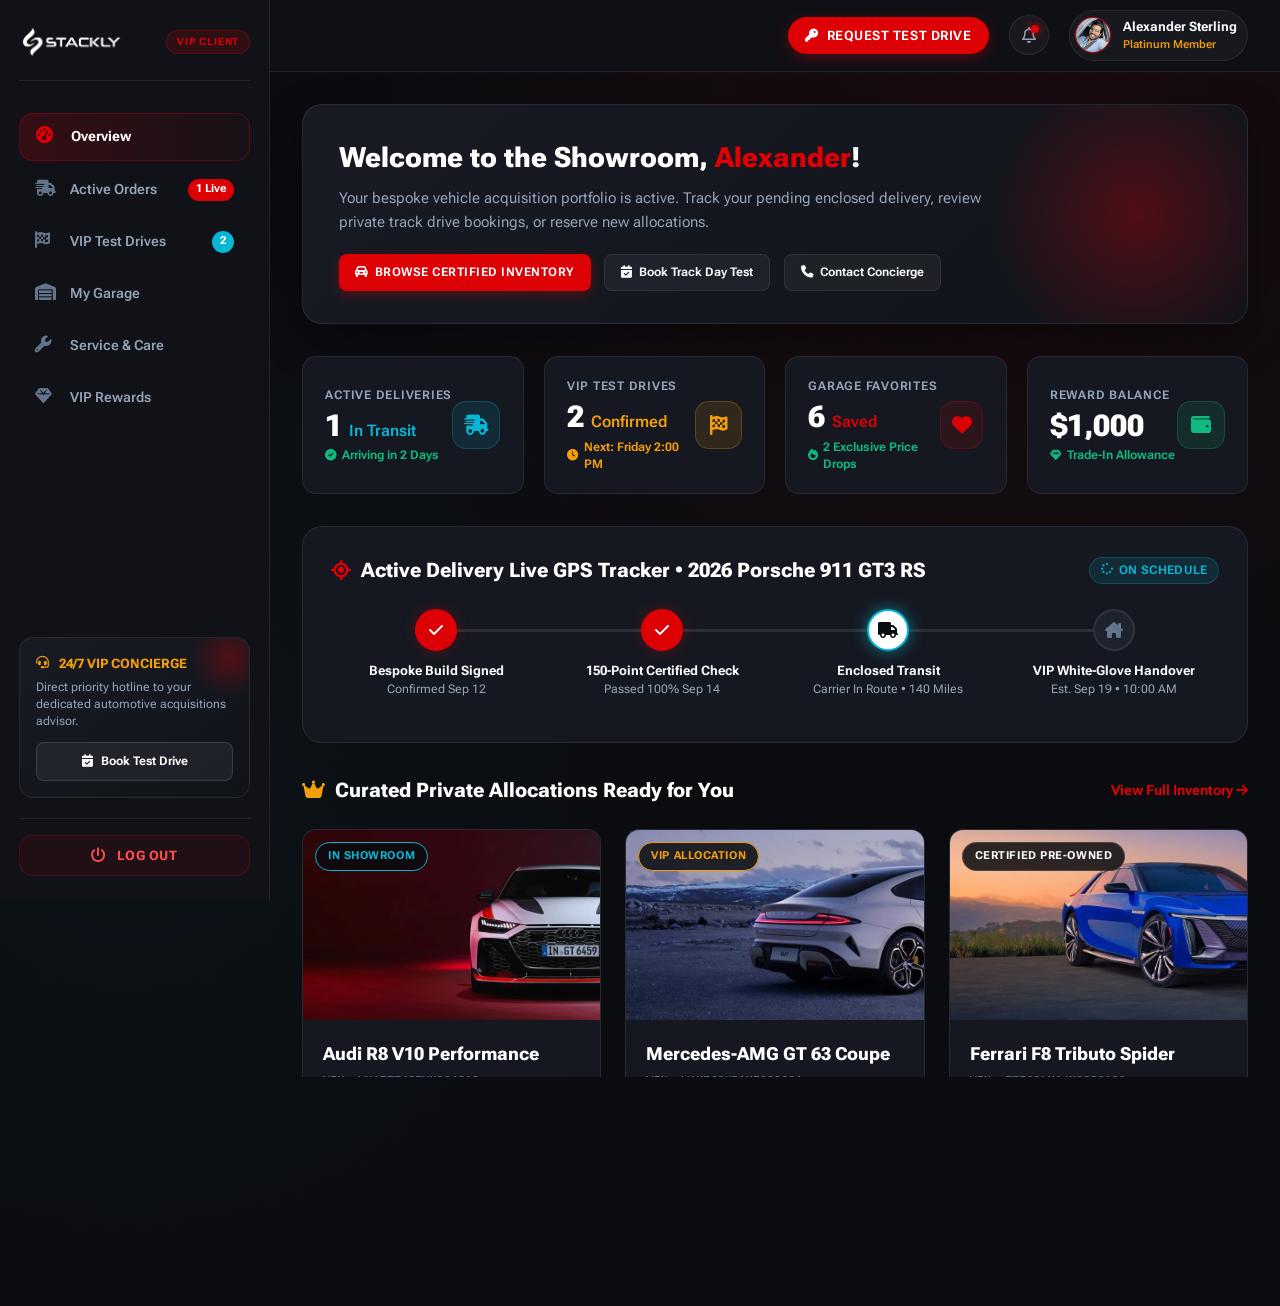
<file: customer-dashboard.html>
<!DOCTYPE html>
<html lang="en">
<head>
  <meta charset="UTF-8">
  <meta http-equiv="X-UA-Compatible" content="IE=edge">
  <meta name="viewport" content="width=device-width, initial-scale=1.0">
  <title>VIP Client Dashboard – Stackly Luxury Automotive</title>
  <meta name="description" content="Manage your bespoke vehicle orders, track live carrier delivery, schedule VIP track drives, and access exclusive Stackly showroom allocations.">
  
  <!-- Favicon -->
  <link rel="icon" href="assets/images/cropped-logo-1-32x32.webp" sizes="32x32" type="image/webp">
  <link rel="apple-touch-icon" href="assets/images/cropped-logo-1-180x180.webp">

  <!-- Google Fonts -->
  <link rel="preconnect" href="https://fonts.googleapis.com">
  <link rel="preconnect" href="https://fonts.gstatic.com" crossorigin>
  <link href="https://fonts.googleapis.com/css2?family=Archivo:ital,wght@0,400;0,600;0,700;0,800;1,400&family=Montserrat:wght@400;600;700;800&family=Roboto+Flex:opsz,wght@8..144,300;8..144,400;8..144,600;8..144,700;8..144,800&display=swap" rel="stylesheet">
  
  <!-- FontAwesome Icons -->
  <link rel="stylesheet" href="https://cdnjs.cloudflare.com/ajax/libs/font-awesome/6.4.2/css/all.min.css">
  
  <!-- Dashboard CSS Stylesheet -->
  <link rel="stylesheet" href="assets/css/dashboard.css">
</head>
<body class="dashboard-body">

  <div class="dashboard-layout">
    
    <!-- Sidebar Overlay for Mobile -->
    <div class="dash-sidebar-overlay" id="dashSidebarOverlay"></div>

    <!-- 1. Left Sidebar Navigation -->
    <aside class="dash-sidebar" id="dashSidebar">
      <div>
        <!-- Brand & Portal Tag -->
        <div class="dash-sidebar-brand">
          <a href="index.html" class="dash-brand-link">
            <img src="assets/images/stackly-logo.webp" alt="Stackly Logo" class="dash-brand-logo">
          </a>
          <span class="dash-portal-badge">VIP CLIENT</span>
          <button class="dash-sidebar-close" id="dashSidebarCloseBtn" aria-label="Close sidebar">
            <i class="fa-solid fa-xmark"></i>
          </button>
        </div>

        <!-- Navigation Menu -->
        <ul class="dash-nav-menu">
          <li class="dash-nav-item active">
            <a href="#overview" class="dash-nav-link" data-tab-target="overviewTab">
              <i class="fa-solid fa-gauge-high"></i>
              <span>Overview</span>
            </a>
          </li>
          <li class="dash-nav-item">
            <a href="#orders" class="dash-nav-link" data-tab-target="ordersTab">
              <i class="fa-solid fa-truck-fast"></i>
              <span>Active Orders</span>
              <span class="dash-nav-badge">1 Live</span>
            </a>
          </li>
          <li class="dash-nav-item">
            <a href="#testdrives" class="dash-nav-link" data-tab-target="testDrivesTab">
              <i class="fa-solid fa-flag-checkered"></i>
              <span>VIP Test Drives</span>
              <span class="dash-nav-badge" style="background:#06b6d4;">2</span>
            </a>
          </li>
          <li class="dash-nav-item">
            <a href="#garage" class="dash-nav-link" data-tab-target="garageTab">
              <i class="fa-solid fa-warehouse"></i>
              <span>My Garage</span>
            </a>
          </li>
          <li class="dash-nav-item">
            <a href="#service" class="dash-nav-link" data-tab-target="serviceTab">
              <i class="fa-solid fa-wrench"></i>
              <span>Service & Care</span>
            </a>
          </li>
          <li class="dash-nav-item">
            <a href="#rewards" class="dash-nav-link" data-tab-target="rewardsTab">
              <i class="fa-solid fa-gem"></i>
              <span>VIP Rewards</span>
            </a>
          </li>
        </ul>
      </div>

      <!-- Concierge Assistance Card -->
      <div>
        <div class="dash-sidebar-concierge">
          <div class="dash-concierge-header">
            <i class="fa-solid fa-headset"></i>
            <span>24/7 VIP Concierge</span>
          </div>
          <p class="dash-concierge-desc">
            Direct priority hotline to your dedicated automotive acquisitions advisor.
          </p>
          <a href="404.html" class="dash-concierge-btn">
            <i class="fa-solid fa-calendar-check"></i>
            <span>Book Test Drive</span>
          </a>
        </div>

        <div class="dash-sidebar-footer">
          <button class="btn-dash-logout" title="Sign out of your session">
            <i class="fa-solid fa-power-off"></i>
            <span>Log Out</span>
          </button>
        </div>
      </div>
    </aside>

    <!-- 2. Main Workspace -->
    <div class="dash-main-stage">
      
      <!-- Top Sticky Header -->
      <header class="dash-top-header">
        <div class="dash-header-left">
          <button class="dash-mobile-menu-btn" id="dashMobileMenuBtn" aria-label="Open navigation menu">
            <i class="fa-solid fa-bars"></i>
          </button>
        </div>

        <div class="dash-header-right">
          <a href="404.html" class="dash-action-btn-primary">
            <i class="fa-solid fa-key"></i>
            <span>Request Test Drive</span>
          </a>

          <!-- Notifications Bell (Links to 404) -->
          <div class="dash-notif-wrap">
            <a href="404.html" class="dash-notif-btn" aria-label="View notifications">
              <i class="fa-regular fa-bell"></i>
              <span class="dash-notif-dot"></span>
            </a>
          </div>

          <!-- User Profile Chip (Links to 404) -->
          <a href="404.html" class="dash-user-chip" title="View Profile Matrix">
            <img src="assets/images/ava1.webp" alt="Client Avatar" class="dash-avatar-img">
            <div class="dash-user-info">
              <span class="dash-user-name">Alexander Sterling</span>
              <span class="dash-user-role">Platinum Member</span>
            </div>
          </a>
        </div>
      </header>

      <!-- Content Area with Tabs -->
      <main class="dash-content-container">
        
        <!-- ========================================================= -->
        <!-- TAB 1: OVERVIEW -->
        <!-- ========================================================= -->
        <section class="dash-tab-pane active" id="overviewTab">
          
          <!-- Hero Welcome Banner -->
          <div class="dash-hero-banner">
            <h1 class="dash-hero-title">
              Welcome to the Showroom, <span class="user-greeting-name">Alexander</span>!
            </h1>
            <p class="dash-hero-subtitle">
              Your bespoke vehicle acquisition portfolio is active. Track your pending enclosed delivery, review private track drive bookings, or reserve new allocations.
            </p>
            <div class="dash-hero-actions">
              <a href="404.html" class="btn-dash-primary">
                <i class="fa-solid fa-car-rear"></i> Browse Certified Inventory
              </a>
              <a href="404.html" class="btn-dash-secondary">
                <i class="fa-solid fa-calendar-check"></i> Book Track Day Test
              </a>
              <a href="404.html" class="btn-dash-secondary">
                <i class="fa-solid fa-phone"></i> Contact Concierge
              </a>
            </div>
          </div>

          <!-- Key Metrics Grid -->
          <div class="dash-metrics-grid">
            <div class="dash-metric-card">
              <div class="dash-metric-info">
                <h3>Active Deliveries</h3>
                <div class="dash-metric-value">1 <span style="font-size: 1rem; color: var(--dash-cyan); font-weight: 600;">In Transit</span></div>
                <div class="dash-metric-change positive">
                  <i class="fa-solid fa-circle-check"></i> Arriving in 2 Days
                </div>
              </div>
              <div class="dash-metric-icon-box cyan">
                <i class="fa-solid fa-truck-fast"></i>
              </div>
            </div>

            <div class="dash-metric-card">
              <div class="dash-metric-info">
                <h3>VIP Test Drives</h3>
                <div class="dash-metric-value">2 <span style="font-size: 1rem; color: var(--dash-gold); font-weight: 600;">Confirmed</span></div>
                <div class="dash-metric-change neutral">
                  <i class="fa-solid fa-clock"></i> Next: Friday 2:00 PM
                </div>
              </div>
              <div class="dash-metric-icon-box gold">
                <i class="fa-solid fa-flag-checkered"></i>
              </div>
            </div>

            <div class="dash-metric-card">
              <div class="dash-metric-info">
                <h3>Garage Favorites</h3>
                <div class="dash-metric-value">6 <span style="font-size: 1rem; color: var(--dash-primary); font-weight: 600;">Saved</span></div>
                <div class="dash-metric-change positive">
                  <i class="fa-solid fa-fire"></i> 2 Exclusive Price Drops
                </div>
              </div>
              <div class="dash-metric-icon-box">
                <i class="fa-solid fa-heart"></i>
              </div>
            </div>

            <div class="dash-metric-card">
              <div class="dash-metric-info">
                <h3>Reward Balance</h3>
                <div class="dash-metric-value">$1,000</div>
                <div class="dash-metric-change positive">
                  <i class="fa-solid fa-gem"></i> Trade-In Allowance
                </div>
              </div>
              <div class="dash-metric-icon-box green">
                <i class="fa-solid fa-wallet"></i>
              </div>
            </div>
          </div>

          <!-- Live Order Delivery GPS Progress Tracker -->
          <div class="dash-tracking-card">
            <div class="dash-section-header">
              <div class="dash-section-title">
                <i class="fa-solid fa-location-crosshairs"></i>
                <span>Active Delivery Live GPS Tracker &bull; 2026 Porsche 911 GT3 RS</span>
              </div>
              <span class="status-pill transit"><i class="fa-solid fa-spinner fa-spin"></i> On Schedule</span>
            </div>

            <!-- Multi-step Delivery Progress Line -->
            <div class="dash-tracker-timeline">
              <div class="dash-tracker-step completed">
                <div class="dash-step-icon"><i class="fa-solid fa-check"></i></div>
                <div class="dash-step-label">Bespoke Build Signed</div>
                <div class="dash-step-sub">Confirmed Sep 12</div>
              </div>
              <div class="dash-tracker-step completed">
                <div class="dash-step-icon"><i class="fa-solid fa-check"></i></div>
                <div class="dash-step-label">150-Point Certified Check</div>
                <div class="dash-step-sub">Passed 100% Sep 14</div>
              </div>
              <div class="dash-tracker-step active">
                <div class="dash-step-icon"><i class="fa-solid fa-truck"></i></div>
                <div class="dash-step-label">Enclosed Transit</div>
                <div class="dash-step-sub">Carrier In Route &bull; 140 Miles</div>
              </div>
              <div class="dash-tracker-step">
                <div class="dash-step-icon"><i class="fa-solid fa-house-chimney"></i></div>
                <div class="dash-step-label">VIP White-Glove Handover</div>
                <div class="dash-step-sub">Est. Sep 19 &bull; 10:00 AM</div>
              </div>
            </div>
          </div>

          <!-- Curated Vehicles Showcase -->
          <div class="dash-section-header">
            <div class="dash-section-title">
              <i class="fa-solid fa-crown" style="color: var(--dash-gold);"></i>
              <span>Curated Private Allocations Ready for You</span>
            </div>
            <a href="404.html" style="font-size: 0.85rem; color: var(--dash-primary); font-weight: 700;">
              View Full Inventory <i class="fa-solid fa-arrow-right"></i>
            </a>
          </div>

          <div class="dash-vehicles-grid">
            <!-- Vehicle 1 -->
            <div class="dash-vehicle-card">
              <div class="dash-card-media">
                <img src="assets/images/slider1-1.webp" alt="Audi R8 Performance" class="dash-card-img">
                <span class="dash-card-status-badge in-transit">In Showroom</span>
              </div>
              <div class="dash-card-body">
                <h4 class="dash-card-title">Audi R8 V10 Performance</h4>
                <div class="dash-card-vin">VIN: WUAZZZ42ZKN004812</div>
                <div class="dash-card-specs">
                  <div class="dash-spec-item"><i class="fa-solid fa-gauge"></i> 602 HP</div>
                  <div class="dash-spec-item"><i class="fa-solid fa-bolt"></i> 0-60 in 3.1s</div>
                  <div class="dash-spec-item"><i class="fa-solid fa-gears"></i> S Tronic 7-Spd</div>
                  <div class="dash-spec-item"><i class="fa-solid fa-road"></i> 1,420 Miles</div>
                </div>
                <div class="dash-card-footer">
                  <div class="dash-card-price">$209,500</div>
                  <a href="404.html" class="dash-card-action-btn" style="display: inline-flex; align-items: center; justify-content: center;">Book Drive</a>
                </div>
              </div>
            </div>

            <!-- Vehicle 2 -->
            <div class="dash-vehicle-card">
              <div class="dash-card-media">
                <img src="assets/images/slider2.webp" alt="Mercedes-AMG GT Coupe" class="dash-card-img">
                <span class="dash-card-status-badge reserved">VIP Allocation</span>
              </div>
              <div class="dash-card-body">
                <h4 class="dash-card-title">Mercedes-AMG GT 63 Coupe</h4>
                <div class="dash-card-vin">VIN: W1K7J8HB1MF089231</div>
                <div class="dash-card-specs">
                  <div class="dash-spec-item"><i class="fa-solid fa-gauge"></i> 577 HP V8</div>
                  <div class="dash-spec-item"><i class="fa-solid fa-bolt"></i> 0-60 in 3.0s</div>
                  <div class="dash-spec-item"><i class="fa-solid fa-gears"></i> AMG SPEEDSHIFT</div>
                  <div class="dash-spec-item"><i class="fa-solid fa-road"></i> Brand New</div>
                </div>
                <div class="dash-card-footer">
                  <div class="dash-card-price">$184,900</div>
                  <a href="404.html" class="dash-card-action-btn" style="display: inline-flex; align-items: center; justify-content: center;">Book Drive</a>
                </div>
              </div>
            </div>

            <!-- Vehicle 3 -->
            <div class="dash-vehicle-card">
              <div class="dash-card-media">
                <img src="assets/images/slider3.webp" alt="Ferrari F8 Tributo" class="dash-card-img">
                <span class="dash-card-status-badge">Certified Pre-Owned</span>
              </div>
              <div class="dash-card-body">
                <h4 class="dash-card-title">Ferrari F8 Tributo Spider</h4>
                <div class="dash-card-vin">VIN: ZFF89LMA4M0258190</div>
                <div class="dash-card-specs">
                  <div class="dash-spec-item"><i class="fa-solid fa-gauge"></i> 710 HP Twin-Turbo</div>
                  <div class="dash-spec-item"><i class="fa-solid fa-bolt"></i> 0-60 in 2.8s</div>
                  <div class="dash-spec-item"><i class="fa-solid fa-gears"></i> F1 Dual-Clutch</div>
                  <div class="dash-spec-item"><i class="fa-solid fa-road"></i> 3,110 Miles</div>
                </div>
                <div class="dash-card-footer">
                  <div class="dash-card-price">$348,000</div>
                  <a href="404.html" class="dash-card-action-btn" style="display: inline-flex; align-items: center; justify-content: center;">Book Drive</a>
                </div>
              </div>
            </div>
          </div>
        </section>

        <!-- ========================================================= -->
        <!-- TAB 2: ACTIVE ORDERS -->
        <!-- ========================================================= -->
        <section class="dash-tab-pane" id="ordersTab">
          <div class="dash-section-header">
            <div class="dash-section-title">
              <i class="fa-solid fa-truck-fast"></i>
              <span>Active Orders & Enclosed Carrier Logistics</span>
            </div>
            <div style="display: flex; gap: 0.5rem; flex-wrap: wrap;">
              <span class="status-pill transit"><i class="fa-solid fa-truck"></i> 1 In-Transit</span>
              <span class="status-pill" style="background: rgba(245, 158, 11, 0.15); color: var(--dash-gold); border: 1px solid rgba(245, 158, 11, 0.3);"><i class="fa-solid fa-gears"></i> 1 In Production</span>
              <span class="status-pill confirmed"><i class="fa-solid fa-circle-check"></i> 1 Delivered</span>
            </div>
          </div>

          <!-- Order 1: Live In Transit -->
          <div class="dash-order-card">
            <div class="dash-order-header">
              <div class="dash-order-vehicle">
                <img src="assets/images/slider1-1.webp" alt="Porsche GT3 RS" class="dash-order-thumb">
                <div>
                  <div class="dash-order-title">2026 Porsche 911 GT3 RS (Weissach Package)</div>
                  <div class="dash-order-meta">
                    <span><strong>Order ID:</strong> #STK-9904</span>
                    <span><strong>VIN:</strong> WP0AF2A97NS298101</span>
                    <span><strong>Color:</strong> Shark Blue / Carbon</span>
                    <span><strong>Total MSRP:</strong> $289,500</span>
                  </div>
                </div>
              </div>
              <span class="status-pill transit" style="font-size: 0.85rem; padding: 0.4rem 0.9rem;">
                <i class="fa-solid fa-spinner fa-spin"></i> In Enclosed Transit
              </span>
            </div>

            <!-- Live GPS Progress Tracker -->
            <div class="dash-tracker-timeline" style="margin: 1.5rem 0;">
              <div class="dash-tracker-step completed">
                <div class="dash-step-icon"><i class="fa-solid fa-check"></i></div>
                <div class="dash-step-label">Port of Entry & Customs</div>
                <div class="dash-step-sub">Cleared Sep 12 &bull; Los Angeles</div>
              </div>
              <div class="dash-tracker-step completed">
                <div class="dash-step-icon"><i class="fa-solid fa-check"></i></div>
                <div class="dash-step-label">150-Pt Master Inspection</div>
                <div class="dash-step-sub">Passed 100% Sep 14 &bull; Stackly Bay</div>
              </div>
              <div class="dash-tracker-step active">
                <div class="dash-step-icon"><i class="fa-solid fa-truck-fast"></i></div>
                <div class="dash-step-label">Enclosed White-Glove Carrier</div>
                <div class="dash-step-sub">Pilot Transport Rig #EX-8821 &bull; 140 Miles Out</div>
              </div>
              <div class="dash-tracker-step">
                <div class="dash-step-icon"><i class="fa-solid fa-house-chimney-user"></i></div>
                <div class="dash-step-label">VIP Private Handover</div>
                <div class="dash-step-sub">Est. Sep 19 &bull; 10:00 AM (Beverly Hills)</div>
              </div>
            </div>

            <!-- Carrier Live Telemetry Metrics -->
            <div class="dash-telemetry-grid">
              <div class="dash-telemetry-item">
                <span class="dash-telemetry-label">Carrier Speed</span>
                <span class="dash-telemetry-val"><i class="fa-solid fa-gauge-high" style="color: var(--dash-cyan);"></i> 62 MPH</span>
              </div>
              <div class="dash-telemetry-item">
                <span class="dash-telemetry-label">Cargo Bay Temp</span>
                <span class="dash-telemetry-val"><i class="fa-solid fa-temperature-half" style="color: var(--dash-green);"></i> 68.4°F (Regulated)</span>
              </div>
              <div class="dash-telemetry-item">
                <span class="dash-telemetry-label">Shock Sensor</span>
                <span class="dash-telemetry-val"><i class="fa-solid fa-shield-halved" style="color: var(--dash-green);"></i> 0.02G (Smooth)</span>
              </div>
              <div class="dash-telemetry-item">
                <span class="dash-telemetry-label">Lead Carrier Pilot</span>
                <span class="dash-telemetry-val"><i class="fa-solid fa-user-shield" style="color: var(--dash-gold);"></i> Robert Vance (#402)</span>
              </div>
            </div>

            <div class="dash-order-actions">
              <a href="404.html" class="dash-card-action-btn">
                <i class="fa-solid fa-satellite"></i> Open Live GPS Telemetry
              </a>
              <a href="404.html" class="btn-dash-secondary">
                <i class="fa-solid fa-file-pdf"></i> View Window Sticker & Specs
              </a>
              <a href="404.html" class="btn-dash-secondary">
                <i class="fa-solid fa-comment-dots"></i> Gate Access Instructions
              </a>
            </div>
          </div>

          <!-- Order 2: In Production -->
          <div class="dash-order-card">
            <div class="dash-order-header">
              <div class="dash-order-vehicle">
                <img src="assets/images/slider2.webp" alt="Aston Martin DBS" class="dash-order-thumb">
                <div>
                  <div class="dash-order-title">2027 Aston Martin DBS 770 Ultimate</div>
                  <div class="dash-order-meta">
                    <span><strong>Order ID:</strong> #STK-8921</span>
                    <span><strong>VIN:</strong> SCFRTFAW8PGL00291</span>
                    <span><strong>Color:</strong> Cosmopolitan Yellow / Alcantara</span>
                    <span><strong>Total MSRP:</strong> $387,600</span>
                  </div>
                </div>
              </div>
              <span class="status-pill" style="background: rgba(245, 158, 11, 0.15); color: var(--dash-gold); border: 1px solid rgba(245, 158, 11, 0.3); font-size: 0.85rem; padding: 0.4rem 0.9rem;">
                <i class="fa-solid fa-gears"></i> Bespoke Phase 3 (Interior Trim)
              </span>
            </div>

            <p style="color: var(--dash-text-muted); font-size: 0.88rem; line-height: 1.5; margin: 0.5rem 0 1rem;">
              Your bespoke commission is currently on the Q by Aston Martin tailoring line. Hand-stitched yellow contrast Alcantara and forged carbon bucket seats are being installed at Gaydon, UK facility.
            </p>

            <div class="dash-order-actions">
              <a href="404.html" class="btn-dash-secondary">
                <i class="fa-solid fa-images"></i> View Factory Build Photos (12)
              </a>
              <a href="404.html" class="btn-dash-secondary">
                <i class="fa-solid fa-file-contract"></i> Build Specification Sheet
              </a>
            </div>
          </div>

          <!-- Order 3: Delivered Archive -->
          <div class="dash-order-card">
            <div class="dash-order-header">
              <div class="dash-order-vehicle">
                <img src="assets/images/slider3.webp" alt="Ferrari SF90" class="dash-order-thumb">
                <div>
                  <div class="dash-order-title">2025 Ferrari SF90 Stradale Assetto Fiorano</div>
                  <div class="dash-order-meta">
                    <span><strong>Order ID:</strong> #STK-7712</span>
                    <span><strong>VIN:</strong> ZFF94LMA8P0281904</span>
                    <span><strong>Delivered:</strong> July 18, 2026 &bull; Beverly Hills Residence</span>
                  </div>
                </div>
              </div>
              <span class="status-pill confirmed" style="font-size: 0.85rem; padding: 0.4rem 0.9rem;">
                <i class="fa-solid fa-circle-check"></i> Handover Complete
              </span>
            </div>

            <div class="dash-order-actions">
              <a href="404.html" class="btn-dash-secondary">
                <i class="fa-solid fa-award"></i> Certificate of Authenticity
              </a>
              <a href="404.html" class="btn-dash-secondary">
                <i class="fa-solid fa-receipt"></i> Download Bill of Sale
              </a>
            </div>
          </div>
        </section>

        <!-- ========================================================= -->
        <!-- TAB 3: VIP TEST DRIVES -->
        <!-- ========================================================= -->
        <section class="dash-tab-pane" id="testDrivesTab">
          <div class="dash-section-header">
            <div class="dash-section-title">
              <i class="fa-solid fa-flag-checkered"></i>
              <span>Your Scheduled VIP Track Days & Private Drives</span>
            </div>
            <a href="404.html" class="dash-action-btn-primary">
              <i class="fa-solid fa-plus"></i> Schedule New Test Drive
            </a>
          </div>

          <!-- Upcoming Drives Grid -->
          <div class="dash-testdrive-grid">
            <!-- Drive 1 -->
            <div class="dash-testdrive-card">
              <div class="dash-testdrive-top">
                <img src="assets/images/slider2.webp" alt="Mercedes-AMG GT">
                <div class="dash-testdrive-date-badge">
                  <i class="fa-solid fa-calendar-day" style="color: var(--dash-cyan);"></i>
                  <span>Fri, Sep 22 &bull; 2:00 PM</span>
                </div>
              </div>
              <div class="dash-testdrive-body">
                <div>
                  <div style="display: flex; justify-content: space-between; align-items: flex-start; margin-bottom: 0.4rem;">
                    <h4 style="font-size: 1.15rem; color: #ffffff; font-weight: 800;">Mercedes-AMG GT 63 Coupe</h4>
                    <span class="status-pill confirmed">Confirmed</span>
                  </div>
                  <div style="font-size: 0.82rem; color: var(--dash-text-muted); display: flex; align-items: center; gap: 0.4rem; margin-bottom: 0.75rem;">
                    <i class="fa-solid fa-location-dot" style="color: var(--dash-primary);"></i>
                    <span>Thermal Club Raceway &bull; Track A (Pro Circuit)</span>
                  </div>
                  <div class="dash-instructor-chip">
                    <img src="assets/images/ava1.webp" alt="Marcus Vance" class="dash-instructor-img">
                    <div style="flex:1;">
                      <div style="font-size: 0.82rem; font-weight: 800; color: #ffffff;">Marcus Vance</div>
                      <div style="font-size: 0.74rem; color: var(--dash-text-muted);">Lead Pro Instructor &bull; Nürburgring Veteran</div>
                    </div>
                  </div>
                  <div style="font-size: 0.8rem; color: var(--dash-text-muted); line-height: 1.4; margin-bottom: 1rem;">
                    Full track access included. Stilo ST5 carbon helmet, telemetry recording, and 1-on-1 pro debriefing reserved.
                  </div>
                </div>
                <div style="display: flex; gap: 0.5rem; flex-wrap: wrap;">
                  <a href="404.html" class="btn-dash-primary" style="flex: 1; font-size: 0.8rem; padding: 0.5rem 0.8rem;">
                    <i class="fa-solid fa-calendar-plus"></i> Add to Calendar
                  </a>
                  <a href="404.html" class="btn-dash-secondary" style="font-size: 0.8rem; padding: 0.5rem 0.8rem;">
                    <i class="fa-solid fa-map"></i> Circuit Briefing
                  </a>
                </div>
              </div>
            </div>

            <!-- Drive 2 -->
            <div class="dash-testdrive-card">
              <div class="dash-testdrive-top">
                <img src="assets/images/slider3.webp" alt="Ferrari F8 Tributo">
                <div class="dash-testdrive-date-badge">
                  <i class="fa-solid fa-calendar-day" style="color: var(--dash-gold);"></i>
                  <span>Thu, Sep 28 &bull; 11:30 AM</span>
                </div>
              </div>
              <div class="dash-testdrive-body">
                <div>
                  <div style="display: flex; justify-content: space-between; align-items: flex-start; margin-bottom: 0.4rem;">
                    <h4 style="font-size: 1.15rem; color: #ffffff; font-weight: 800;">Ferrari F8 Tributo Spider</h4>
                    <span class="status-pill confirmed">Confirmed</span>
                  </div>
                  <div style="font-size: 0.82rem; color: var(--dash-text-muted); display: flex; align-items: center; gap: 0.4rem; margin-bottom: 0.75rem;">
                    <i class="fa-solid fa-location-dot" style="color: var(--dash-primary);"></i>
                    <span>Stackly Private Proving Ground (Handling Circuit)</span>
                  </div>
                  <div class="dash-instructor-chip">
                    <img src="assets/images/ava1.webp" alt="Elena Rostova" class="dash-instructor-img">
                    <div style="flex:1;">
                      <div style="font-size: 0.82rem; font-weight: 800; color: #ffffff;">Elena Rostova</div>
                      <div style="font-size: 0.74rem; color: var(--dash-text-muted);">Maranello Certified Dynamics Specialist</div>
                    </div>
                  </div>
                  <div style="font-size: 0.8rem; color: var(--dash-text-muted); line-height: 1.4; margin-bottom: 1rem;">
                    Launch control 0-100 sprints, high-speed skidpad handling, and active aero aerodynamic calibration test.
                  </div>
                </div>
                <div style="display: flex; gap: 0.5rem; flex-wrap: wrap;">
                  <a href="404.html" class="btn-dash-primary" style="flex: 1; font-size: 0.8rem; padding: 0.5rem 0.8rem;">
                    <i class="fa-solid fa-calendar-plus"></i> Add to Calendar
                  </a>
                  <a href="404.html" class="btn-dash-secondary" style="font-size: 0.8rem; padding: 0.5rem 0.8rem;">
                    <i class="fa-solid fa-map"></i> Circuit Briefing
                  </a>
                </div>
              </div>
            </div>
          </div>

          <!-- Telemetry & Track Performance Review of Past Drives -->
          <div class="dash-table-card">
            <h3 style="margin-bottom: 0.4rem; font-size: 1.1rem; color: #ffffff;">
              <i class="fa-solid fa-chart-line" style="color: var(--dash-cyan); margin-right: 0.5rem;"></i>
              Past Track Telemetry & Instructor Debriefs
            </h3>
            <p style="color: var(--dash-text-muted); font-size: 0.86rem; margin-bottom: 1.25rem;">
              Full digital telemetry data synchronized directly from on-board AIM race loggers during your private test sessions.
            </p>
            <div class="dash-table-wrap">
              <table class="dash-data-table">
                <thead>
                  <tr>
                    <th style="min-width: 240px;">Vehicle Tested</th>
                    <th>Date</th>
                    <th>Best Lap Time</th>
                    <th>Peak Speed</th>
                    <th>Max Lateral G</th>
                    <th>Instructor Evaluation</th>
                    <th style="text-align: center;">Action</th>
                  </tr>
                </thead>
                <tbody>
                  <tr>
                    <td>
                      <div class="dash-table-vehicle-cell">
                        <img src="assets/images/slider1-1.webp" alt="McLaren 750S" class="dash-table-thumb">
                        <span class="dash-table-vehicle-title">McLaren 750S Coupe</span>
                      </div>
                    </td>
                    <td style="color: var(--dash-text-muted);">Aug 22, 2026</td>
                    <td><strong style="color: var(--dash-green); font-size: 0.95rem;">1:21.42</strong></td>
                    <td style="font-weight: 700;">168.4 MPH</td>
                    <td style="color: var(--dash-cyan); font-weight: 700;">1.45 G</td>
                    <td><span class="status-pill confirmed">Mastery Tier &bull; Flawless Apex</span></td>
                    <td style="text-align: center;">
                      <a href="404.html" class="btn-dash-secondary" style="padding: 0.4rem 0.85rem; font-size: 0.76rem;">
                        <i class="fa-solid fa-file-waveform"></i> PDF
                      </a>
                    </td>
                  </tr>
                  <tr>
                    <td>
                      <div class="dash-table-vehicle-cell">
                        <img src="assets/images/slider2.webp" alt="Huracan" class="dash-table-thumb">
                        <span class="dash-table-vehicle-title">Lamborghini Huracán Tecnica</span>
                      </div>
                    </td>
                    <td style="color: var(--dash-text-muted);">Jul 10, 2026</td>
                    <td><strong style="color: var(--dash-green); font-size: 0.95rem;">1:23.88</strong></td>
                    <td style="font-weight: 700;">161.2 MPH</td>
                    <td style="color: var(--dash-cyan); font-weight: 700;">1.38 G</td>
                    <td><span class="status-pill confirmed">Excellent Throttle Control</span></td>
                    <td style="text-align: center;">
                      <a href="404.html" class="btn-dash-secondary" style="padding: 0.4rem 0.85rem; font-size: 0.76rem;">
                        <i class="fa-solid fa-file-waveform"></i> PDF
                      </a>
                    </td>
                  </tr>
                </tbody>
              </table>
            </div>
          </div>
        </section>

        <!-- ========================================================= -->
        <!-- TAB 4: MY GARAGE -->
        <!-- ========================================================= -->
        <section class="dash-tab-pane" id="garageTab">
          <div class="dash-section-header">
            <div class="dash-section-title">
              <i class="fa-solid fa-warehouse"></i>
              <span>My Private Collection &amp; Connected Vehicles (2)</span>
            </div>
            <button type="button" class="btn-dash-secondary" onclick="showToast('Telemetry Synced', 'Live CAN-bus telemetry &amp; satellite link refreshed for all connected vehicles.', 'success')">
              <i class="fa-solid fa-rotate"></i> Sync Telemetry
            </button>
          </div>

          <!-- Owned Supercars Grid -->
          <div class="dash-garage-owned-grid">
            <!-- Owned Car 1 -->
            <div class="dash-garage-card">
              <div>
                <div class="dash-garage-card-header">
                  <div class="dash-garage-card-info">
                    <h4 class="dash-garage-card-title" title="2024 Ferrari SF90 Stradale Assetto Fiorano">2024 Ferrari SF90 Stradale Assetto Fiorano</h4>
                    <div class="dash-garage-card-vin">VIN: ZFF94LMA8P0281904 &bull; Rosso Corsa</div>
                  </div>
                  <span class="digital-key-badge pulse">
                    <i class="fa-solid fa-signal"></i> Digital Key Active
                  </span>
                </div>

                <div class="dash-garage-media">
                  <img src="assets/images/slider3.webp" alt="2024 Ferrari SF90 Stradale Assetto Fiorano">
                </div>

                <!-- Quick Status Gauges -->
                <div class="dash-garage-telemetry-grid">
                  <div class="dash-garage-gauge-box">
                    <span class="dash-garage-gauge-lbl">Odometer</span>
                    <span class="dash-garage-gauge-val">1,840 mi</span>
                  </div>
                  <div class="dash-garage-gauge-box">
                    <span class="dash-garage-gauge-lbl">Hybrid Battery</span>
                    <span class="dash-garage-gauge-val" style="color: var(--dash-green);">99% Health</span>
                  </div>
                  <div class="dash-garage-gauge-box">
                    <span class="dash-garage-gauge-lbl">Brake Life</span>
                    <span class="dash-garage-gauge-val" style="color: var(--dash-cyan);">88% Life</span>
                  </div>
                </div>
              </div>

              <!-- Card Action Buttons -->
              <div class="dash-garage-card-actions">
                <button type="button" class="dash-card-action-btn trigger-digital-key-modal" data-vehicle="Ferrari SF90 Stradale Assetto Fiorano">
                  <i class="fa-solid fa-mobile-screen-button"></i> Digital Key Remote
                </button>
                <button type="button" class="btn-dash-secondary trigger-service-modal">
                  <i class="fa-solid fa-wrench"></i> Service Bay
                </button>
                <button type="button" class="btn-dash-secondary" onclick="showToast('Appraisal Valuation', 'Instant market portfolio value for Ferrari SF90: $585,000.', 'info')">
                  <i class="fa-solid fa-calculator"></i> Appraisal
                </button>
              </div>
            </div>

            <!-- Owned Car 2 -->
            <div class="dash-garage-card">
              <div>
                <div class="dash-garage-card-header">
                  <div class="dash-garage-card-info">
                    <h4 class="dash-garage-card-title" title="2023 Porsche 911 Turbo S Cabriolet">2023 Porsche 911 Turbo S Cabriolet</h4>
                    <div class="dash-garage-card-vin">VIN: WP0CD2A92NS109823 &bull; GT Silver Metallic</div>
                  </div>
                  <span class="digital-key-badge pulse">
                    <i class="fa-solid fa-signal"></i> Digital Key Active
                  </span>
                </div>

                <div class="dash-garage-media">
                  <img src="assets/images/slider1-1.webp" alt="2023 Porsche 911 Turbo S Cabriolet">
                </div>

                <!-- Quick Status Gauges -->
                <div class="dash-garage-telemetry-grid">
                  <div class="dash-garage-gauge-box">
                    <span class="dash-garage-gauge-lbl">Odometer</span>
                    <span class="dash-garage-gauge-val">4,120 mi</span>
                  </div>
                  <div class="dash-garage-gauge-box">
                    <span class="dash-garage-gauge-lbl">Synthetic Oil</span>
                    <span class="dash-garage-gauge-val" style="color: var(--dash-green);">92% Health</span>
                  </div>
                  <div class="dash-garage-gauge-box">
                    <span class="dash-garage-gauge-lbl">Asset Shield</span>
                    <span class="dash-garage-gauge-val" style="color: var(--dash-gold);">Active</span>
                  </div>
                </div>
              </div>

              <!-- Card Action Buttons -->
              <div class="dash-garage-card-actions">
                <button type="button" class="dash-card-action-btn trigger-digital-key-modal" data-vehicle="Porsche 911 Turbo S Cabriolet">
                  <i class="fa-solid fa-mobile-screen-button"></i> Digital Key Remote
                </button>
                <button type="button" class="btn-dash-secondary trigger-service-modal">
                  <i class="fa-solid fa-wrench"></i> Service Bay
                </button>
                <button type="button" class="btn-dash-secondary" onclick="showToast('Appraisal Valuation', 'Instant market portfolio value for Porsche 911 Turbo S: $238,000.', 'info')">
                  <i class="fa-solid fa-calculator"></i> Appraisal
                </button>
              </div>
            </div>
          </div>

          <!-- Saved Wishlist & Allocations Header -->
          <div class="dash-section-header">
            <div class="dash-section-title">
              <i class="fa-solid fa-heart" style="color: var(--dash-primary);"></i>
              <span>Saved Showroom Wishlist &amp; Private Allocations (4 Saved)</span>
            </div>
            <a href="inventory.html" style="font-size: 0.85rem; color: var(--dash-primary); font-weight: 700;">
              Explore More Allocations <i class="fa-solid fa-arrow-right"></i>
            </a>
          </div>

          <div class="dash-garage-wishlist-grid">
            <!-- Wishlist 1 -->
            <div class="dash-vehicle-card" id="wishlistCard1">
              <div class="dash-card-media">
                <img src="assets/images/slider1-1.webp" alt="Audi R8" class="dash-card-img">
                <span class="dash-card-status-badge in-transit">Price Drop (-$6,500)</span>
              </div>
              <div class="dash-card-body">
                <div style="display: flex; justify-content: space-between; align-items: flex-start;">
                  <h4 class="dash-card-title">Audi R8 V10 Performance</h4>
                  <button type="button" class="btn-remove-wishlist" data-card-id="wishlistCard1" style="background:none;border:none;cursor:pointer;color: var(--dash-text-dim); font-size: 0.9rem;" title="Remove from Saved Garage">
                    <i class="fa-solid fa-trash-can"></i>
                  </button>
                </div>
                <div class="dash-card-vin">VIN: WUAZZZ42ZKN004812</div>
                <div class="dash-card-specs">
                  <div class="dash-spec-item"><i class="fa-solid fa-gauge"></i> 602 HP V10</div>
                  <div class="dash-spec-item"><i class="fa-solid fa-bolt"></i> 0-60 in 3.1s</div>
                  <div class="dash-spec-item"><i class="fa-solid fa-road"></i> 1,420 Miles</div>
                  <div class="dash-spec-item"><i class="fa-solid fa-shield-halved"></i> Factory CPO</div>
                </div>
                <div class="dash-card-footer">
                  <div class="dash-card-price">$209,500</div>
                  <button type="button" class="dash-card-action-btn trigger-test-drive-modal" style="border:none;cursor:pointer;">Book Drive</button>
                </div>
              </div>
            </div>

            <!-- Wishlist 2 -->
            <div class="dash-vehicle-card" id="wishlistCard2">
              <div class="dash-card-media">
                <img src="assets/images/slider2.webp" alt="McLaren 750S" class="dash-card-img">
                <span class="dash-card-status-badge reserved">VIP Allocation</span>
              </div>
              <div class="dash-card-body">
                <div style="display: flex; justify-content: space-between; align-items: flex-start;">
                  <h4 class="dash-card-title">McLaren 750S Spider</h4>
                  <button type="button" class="btn-remove-wishlist" data-card-id="wishlistCard2" style="background:none;border:none;cursor:pointer;color: var(--dash-text-dim); font-size: 0.9rem;" title="Remove from Saved Garage">
                    <i class="fa-solid fa-trash-can"></i>
                  </button>
                </div>
                <div class="dash-card-vin">VIN: SBM11FBA8PW008129</div>
                <div class="dash-card-specs">
                  <div class="dash-spec-item"><i class="fa-solid fa-gauge"></i> 740 HP Twin-Turbo</div>
                  <div class="dash-spec-item"><i class="fa-solid fa-bolt"></i> 0-60 in 2.7s</div>
                  <div class="dash-spec-item"><i class="fa-solid fa-road"></i> Delivery Miles</div>
                  <div class="dash-spec-item"><i class="fa-solid fa-wind"></i> Retractable Hardtop</div>
                </div>
                <div class="dash-card-footer">
                  <div class="dash-card-price">$345,000</div>
                  <button type="button" class="dash-card-action-btn trigger-test-drive-modal" style="border:none;cursor:pointer;">Book Drive</button>
                </div>
              </div>
            </div>

            <!-- Wishlist 3 -->
            <div class="dash-vehicle-card" id="wishlistCard3">
              <div class="dash-card-media">
                <img src="assets/images/gmc-acadia-front-side-0-707031-scaled.webp" alt="GMC Acadia Denali" class="dash-card-img">
                <span class="dash-card-status-badge">Showroom Ready</span>
              </div>
              <div class="dash-card-body">
                <div style="display: flex; justify-content: space-between; align-items: flex-start;">
                  <h4 class="dash-card-title">GMC Acadia Denali Ultimate</h4>
                  <button type="button" class="btn-remove-wishlist" data-card-id="wishlistCard3" style="background:none;border:none;cursor:pointer;color: var(--dash-text-dim); font-size: 0.9rem;" title="Remove from Saved Garage">
                    <i class="fa-solid fa-trash-can"></i>
                  </button>
                </div>
                <div class="dash-card-vin">VIN: 1GKS2CKJ8NR198302</div>
                <div class="dash-card-specs">
                  <div class="dash-spec-item"><i class="fa-solid fa-gauge"></i> 328 HP Turbo</div>
                  <div class="dash-spec-item"><i class="fa-solid fa-chair"></i> 7-Passenger VIP</div>
                  <div class="dash-spec-item"><i class="fa-solid fa-shield-halved"></i> Super Cruise</div>
                  <div class="dash-spec-item"><i class="fa-solid fa-road"></i> 12 Miles</div>
                </div>
                <div class="dash-card-footer">
                  <div class="dash-card-price">$62,800</div>
                  <button type="button" class="dash-card-action-btn trigger-test-drive-modal" style="border:none;cursor:pointer;">Reserve Now</button>
                </div>
              </div>
            </div>

            <!-- Wishlist 4 -->
            <div class="dash-vehicle-card" id="wishlistCard4">
              <div class="dash-card-media">
                <img src="assets/images/slider3.webp" alt="Lamborghini Revuelto" class="dash-card-img">
                <span class="dash-card-status-badge in-transit">2027 Allocation Slot</span>
              </div>
              <div class="dash-card-body">
                <div style="display: flex; justify-content: space-between; align-items: flex-start;">
                  <h4 class="dash-card-title">Lamborghini Revuelto V12 Hybrid</h4>
                  <button type="button" class="btn-remove-wishlist" data-card-id="wishlistCard4" style="background:none;border:none;cursor:pointer;color: var(--dash-text-dim); font-size: 0.9rem;" title="Remove from Saved Garage">
                    <i class="fa-solid fa-trash-can"></i>
                  </button>
                </div>
                <div class="dash-card-vin">VIN: ZHWU81A39PLA00192</div>
                <div class="dash-card-specs">
                  <div class="dash-spec-item"><i class="fa-solid fa-gauge"></i> 1,001 HP Hybrid</div>
                  <div class="dash-spec-item"><i class="fa-solid fa-bolt"></i> 0-60 in 2.5s</div>
                  <div class="dash-spec-item"><i class="fa-solid fa-fire"></i> Build Slot #14</div>
                  <div class="dash-spec-item"><i class="fa-solid fa-bolt-lightning"></i> 3 E-Motors</div>
                </div>
                <div class="dash-card-footer">
                  <div class="dash-card-price">$608,000</div>
                  <button type="button" class="dash-card-action-btn trigger-test-drive-modal" style="border:none;cursor:pointer;">Request Slot</button>
                </div>
              </div>
            </div>
          </div>
        </section>

        <!-- ========================================================= -->
        <!-- TAB 5: SERVICE & MAINTENANCE -->
        <!-- ========================================================= -->
        <section class="dash-tab-pane" id="serviceTab">
          <div class="dash-section-header">
            <div class="dash-section-title">
              <i class="fa-solid fa-wrench"></i>
              <span>Certified Concierge Maintenance & Live Diagnostics</span>
            </div>
            <a href="404.html" class="dash-action-btn-primary">
              <i class="fa-solid fa-calendar-plus"></i> Reserve Certified Service Bay
            </a>
          </div>

          <!-- Vehicle Diagnostics Gauges -->
          <div class="dash-diagnostics-grid">
            <div class="dash-diag-card">
              <div class="dash-diag-header">
                <span>Synthetic Racing Oil</span>
                <i class="fa-solid fa-oil-can" style="color: var(--dash-green);"></i>
              </div>
              <div class="dash-diag-value">92% <span style="font-size: 0.8rem; font-weight: 500; color: var(--dash-text-muted);">Health</span></div>
              <div class="dash-progress-bar-wrap">
                <div class="dash-progress-fill green" style="width: 92%;"></div>
              </div>
              <div style="font-size: 0.74rem; color: var(--dash-text-dim); margin-top: 0.5rem;">Next change in 5,880 miles</div>
            </div>

            <div class="dash-diag-card">
              <div class="dash-diag-header">
                <span>Carbon Ceramic Brakes</span>
                <i class="fa-solid fa-circle-dot" style="color: var(--dash-cyan);"></i>
              </div>
              <div class="dash-diag-value">88% <span style="font-size: 0.8rem; font-weight: 500; color: var(--dash-text-muted);">Pad Life</span></div>
              <div class="dash-progress-bar-wrap">
                <div class="dash-progress-fill cyan" style="width: 88%;"></div>
              </div>
              <div style="font-size: 0.74rem; color: var(--dash-text-dim); margin-top: 0.5rem;">Front: 9.8mm / Rear: 9.4mm</div>
            </div>

            <div class="dash-diag-card">
              <div class="dash-diag-header">
                <span>9H Ceramic Coating</span>
                <i class="fa-solid fa-shield-halved" style="color: var(--dash-gold);"></i>
              </div>
              <div class="dash-diag-value">98% <span style="font-size: 0.8rem; font-weight: 500; color: var(--dash-text-muted);">Hydrophobic</span></div>
              <div class="dash-progress-bar-wrap">
                <div class="dash-progress-fill gold" style="width: 98%;"></div>
              </div>
              <div style="font-size: 0.74rem; color: var(--dash-text-dim); margin-top: 0.5rem;">Warranty valid through 2029</div>
            </div>

            <div class="dash-diag-card">
              <div class="dash-diag-header">
                <span>Tire Pressure (TPMS)</span>
                <i class="fa-solid fa-gauge" style="color: var(--dash-green);"></i>
              </div>
              <div class="dash-diag-value">34 / 36 <span style="font-size: 0.8rem; font-weight: 500; color: var(--dash-text-muted);">PSI</span></div>
              <div class="dash-progress-bar-wrap">
                <div class="dash-progress-fill green" style="width: 95%;"></div>
              </div>
              <div style="font-size: 0.74rem; color: var(--dash-text-dim); margin-top: 0.5rem;">Michelin Pilot Sport Cup 2 (Optimal)</div>
            </div>
          </div>

          <!-- Upcoming Scheduled Service Appointment Banner -->
          <div class="dash-hero-banner" style="background: linear-gradient(135deg, #18202b 0%, #0f151e 100%); border-left: 4px solid var(--dash-cyan); margin-bottom: 2rem;">
            <div style="display: flex; justify-content: space-between; align-items: center; flex-wrap: wrap; gap: 1rem;">
              <div>
                <span class="status-pill confirmed" style="margin-bottom: 0.5rem; display: inline-block;"><i class="fa-solid fa-clock"></i> Upcoming Service Confirmed</span>
                <h3 style="font-size: 1.3rem; color: #ffffff; margin-bottom: 0.25rem;">Annual 150-Point Master Guild Certification</h3>
                <p style="color: var(--dash-text-muted); font-size: 0.88rem;">
                  Friday, Sep 25, 2026 &bull; 9:00 AM &bull; Stackly Beverly Hills Master Bay &bull; Assigned: Master Tech #042
                </p>
              </div>
              <div style="display: flex; gap: 0.5rem;">
                <a href="404.html" class="btn-dash-secondary">
                  <i class="fa-solid fa-truck-ramp-box"></i> Enclosed Valet Pickup
                </a>
                <a href="404.html" class="btn-dash-primary">
                  <i class="fa-solid fa-car"></i> Reserve Loaner
                </a>
              </div>
            </div>
          </div>

          <!-- Certified Service Packages -->
          <div class="dash-section-header">
            <div class="dash-section-title">
              <i class="fa-solid fa-sparkles" style="color: var(--dash-gold);"></i>
              <span>Stackly Certified Supercar Care Packages</span>
            </div>
          </div>

          <div class="dash-service-packages-grid">
            <!-- Pkg 1 -->
            <div class="dash-service-pkg-card">
              <div style="display: flex; flex-direction: column; flex: 1;">
                <span class="dash-portal-badge" style="background: rgba(6, 182, 212, 0.15); color: var(--dash-cyan); border-color: rgba(6, 182, 212, 0.3);">Track Pre-Flight</span>
                <h4 style="font-size: 1.2rem; color: #ffffff; margin-top: 0.6rem;">Track Day Prep & Inspection</h4>
                <div class="dash-pkg-price">$1,250 <span style="font-size: 0.8rem; font-weight: 400; color: var(--dash-text-muted);">/ session</span></div>
                <ul class="dash-pkg-list">
                  <li><i class="fa-solid fa-check"></i> High-temp Motul RBF 660 brake fluid flush</li>
                  <li><i class="fa-solid fa-check"></i> Carbon rotor ultrasonic micro-crack scanning</li>
                  <li><i class="fa-solid fa-check"></i> Corner-balancing & race alignment setup</li>
                  <li><i class="fa-solid fa-check"></i> Telemetry transponder sync & calibration</li>
                </ul>
              </div>
              <a href="404.html" class="btn-dash-primary">Reserve Track Prep</a>
            </div>

            <!-- Pkg 2 -->
            <div class="dash-service-pkg-card">
              <div style="display: flex; flex-direction: column; flex: 1;">
                <span class="dash-portal-badge">Aesthetic Armor</span>
                <h4 style="font-size: 1.2rem; color: #ffffff; margin-top: 0.6rem;">Level 3 Ceramic Coating & PPF Refresh</h4>
                <div class="dash-pkg-price">$2,400 <span style="font-size: 0.8rem; font-weight: 400; color: var(--dash-text-muted);">/ full package</span></div>
                <ul class="dash-pkg-list">
                  <li><i class="fa-solid fa-check"></i> 3-stage dual-action optical paint correction</li>
                  <li><i class="fa-solid fa-check"></i> 9H dual-layer hydrophobic ceramic coat</li>
                  <li><i class="fa-solid fa-check"></i> Self-healing PPF edge sealing & gloss revival</li>
                  <li><i class="fa-solid fa-check"></i> Leather conditioner & UV cabin shield</li>
                </ul>
              </div>
              <a href="404.html" class="btn-dash-primary">Reserve Detailing</a>
            </div>

            <!-- Pkg 3 -->
            <div class="dash-service-pkg-card">
              <div style="display: flex; flex-direction: column; flex: 1;">
                <span class="dash-portal-badge" style="background: rgba(245, 158, 11, 0.15); color: var(--dash-gold); border-color: rgba(245, 158, 11, 0.3);">Performance Tuning</span>
                <h4 style="font-size: 1.2rem; color: #ffffff; margin-top: 0.6rem;">Factory Dyno & ECU Software Remap</h4>
                <div class="dash-pkg-price">$1,850 <span style="font-size: 0.8rem; font-weight: 400; color: var(--dash-text-muted);">/ session</span></div>
                <ul class="dash-pkg-list">
                  <li><i class="fa-solid fa-check"></i> All-wheel dyno power curve baseline run</li>
                  <li><i class="fa-solid fa-check"></i> Factory OEM ECU firmware enhancement</li>
                  <li><i class="fa-solid fa-check"></i> Exhaust flap valve controller optimization</li>
                  <li><i class="fa-solid fa-check"></i> Full dynamometer printout & video recording</li>
                </ul>
              </div>
              <a href="404.html" class="btn-dash-primary">Reserve Dyno Tuning</a>
            </div>
          </div>

          <!-- Service History Records Table -->
          <div class="dash-table-card">
            <h3 style="margin-bottom: 0.4rem; font-size: 1.1rem; color: #ffffff;">Certified Service History Log</h3>
            <p style="color: var(--dash-text-muted); font-size: 0.86rem; margin-bottom: 1.25rem;">
              Full electronic blockchain-verified service records for warranty protection and provenance resale value.
            </p>
            <div class="dash-table-wrap">
              <table class="dash-data-table">
                <thead>
                  <tr>
                    <th>Date</th>
                    <th>Vehicle</th>
                    <th>Service Operation</th>
                    <th>Facility</th>
                    <th>Lead Specialist</th>
                    <th>Status</th>
                    <th>Certificate</th>
                  </tr>
                </thead>
                <tbody>
                  <tr>
                    <td>Aug 14, 2026</td>
                    <td>2024 Ferrari SF90 Stradale</td>
                    <td>150-Point Ceramic Coat & Synthetic Oil Flush</td>
                    <td>Stackly Beverly Hills Master Bay</td>
                    <td>Master Tech #042</td>
                    <td><span class="status-pill confirmed">Verified Passed</span></td>
                    <td>
                      <a href="404.html" class="btn-dash-secondary" style="padding: 0.35rem 0.75rem; font-size: 0.75rem;">
                        <i class="fa-solid fa-file-pdf"></i> View PDF
                      </a>
                    </td>
                  </tr>
                  <tr>
                    <td>May 10, 2026</td>
                    <td>2023 Porsche 911 Turbo S</td>
                    <td>Brake Pad Calibration & 4-Wheel Laser Alignment</td>
                    <td>Stackly Beverly Hills Master Bay</td>
                    <td>Senior Tech #019</td>
                    <td><span class="status-pill confirmed">Verified Passed</span></td>
                    <td>
                      <a href="404.html" class="btn-dash-secondary" style="padding: 0.35rem 0.75rem; font-size: 0.75rem;">
                        <i class="fa-solid fa-file-pdf"></i> View PDF
                      </a>
                    </td>
                  </tr>
                </tbody>
              </table>
            </div>
          </div>
        </section>

        <!-- ========================================================= -->
        <!-- TAB 6: VIP REWARDS -->
        <!-- ========================================================= -->
        <section class="dash-tab-pane" id="rewardsTab">
          <div class="dash-section-header">
            <div class="dash-section-title">
              <i class="fa-solid fa-gem" style="color: var(--dash-gold);"></i>
              <span>Stackly Elite VIP Rewards & Privileges</span>
            </div>
          </div>

          <!-- Loyalty Tier Status Card -->
          <div class="dash-tier-progress-card">
            <div style="display: flex; justify-content: space-between; align-items: flex-start; flex-wrap: wrap; gap: 1rem; margin-bottom: 1.25rem;">
              <div>
                <span class="dash-portal-badge" style="background: rgba(245, 158, 11, 0.2); color: var(--dash-gold); border-color: rgba(245, 158, 11, 0.4);">Current Status</span>
                <h2 style="font-size: 1.8rem; color: #ffffff; font-weight: 800; margin-top: 0.4rem;">
                  Platinum Concierge Tier &bull; <span style="color: var(--dash-gold);" id="userRewardsBalance">18,500</span> Points
                </h2>
                <p style="color: var(--dash-text-muted); font-size: 0.88rem;">
                  You are 6,500 points away from unlocking <strong style="color: #ffffff;">Black Diamond Founder Tier</strong>.
                </p>
              </div>
              <div style="background: rgba(0,0,0,0.4); padding: 0.8rem 1.2rem; border-radius: var(--dash-radius-md); border: 1px solid rgba(245, 158, 11, 0.25); text-align: right;">
                <div style="font-size: 0.72rem; color: var(--dash-text-dim); text-transform: uppercase;">Active Trade-In Credit</div>
                <div style="font-size: 1.4rem; font-weight: 800; color: var(--dash-gold);">$1,000.00</div>
              </div>
            </div>

            <!-- Tier Milestone Progress Bar -->
            <div style="margin-bottom: 0.75rem;">
              <div class="dash-progress-bar-wrap" style="height: 10px; background: rgba(0, 0, 0, 0.5);">
                <div class="dash-progress-fill gold" style="width: 74%;"></div>
              </div>
            </div>

            <div style="display: flex; justify-content: space-between; font-size: 0.78rem; color: var(--dash-text-muted);">
              <span>Gold (10,000 Pts)</span>
              <span style="color: var(--dash-gold); font-weight: 700;">Platinum (18,500 Pts - Current)</span>
              <span>Black Diamond (25,000 Pts)</span>
            </div>

            <div style="display: flex; gap: 1.5rem; flex-wrap: wrap; margin-top: 1.5rem; padding-top: 1.25rem; border-top: 1px solid rgba(255, 255, 255, 0.08);">
              <div style="font-size: 0.82rem; color: var(--dash-text-muted); display: flex; align-items: center; gap: 0.5rem;">
                <i class="fa-solid fa-circle-check" style="color: var(--dash-gold);"></i> 1.5x Points Multiplier
              </div>
              <div style="font-size: 0.82rem; color: var(--dash-text-muted); display: flex; align-items: center; gap: 0.5rem;">
                <i class="fa-solid fa-circle-check" style="color: var(--dash-gold);"></i> 4x Complimentary Track Days
              </div>
              <div style="font-size: 0.82rem; color: var(--dash-text-muted); display: flex; align-items: center; gap: 0.5rem;">
                <i class="fa-solid fa-circle-check" style="color: var(--dash-gold);"></i> Priority Allocations Access
              </div>
              <div style="font-size: 0.82rem; color: var(--dash-text-muted); display: flex; align-items: center; gap: 0.5rem;">
                <i class="fa-solid fa-circle-check" style="color: var(--dash-gold);"></i> Zero-Deposit Commissioning
              </div>
            </div>
          </div>

          <!-- Redeemable VIP Rewards Catalog -->
          <div class="dash-section-header" style="margin-top: 1.5rem;">
            <div class="dash-section-title">
              <i class="fa-solid fa-gift" style="color: var(--dash-primary);"></i>
              <span>Redeemable VIP Member Privileges</span>
            </div>
          </div>

          <div class="dash-rewards-grid">
            <!-- Perk 1 -->
            <div class="dash-reward-item-card">
              <div style="display: flex; flex-direction: column; flex: 1;">
                <div class="dash-reward-cost-badge">
                  <i class="fa-solid fa-fire"></i> Ready to Apply ($1,000)
                </div>
                <h4 style="font-size: 1.2rem; color: #ffffff; font-weight: 800; margin-bottom: 0.5rem; min-height: 2.8rem;">$1,000 Trade-In Cash Credit</h4>
                <p style="color: var(--dash-text-muted); font-size: 0.85rem; line-height: 1.5; margin-bottom: 1.5rem;">
                  Direct financial credit applicable toward your next bespoke vehicle purchase, down payment, or lease contract.
                </p>
              </div>
              <a href="404.html" class="btn-dash-primary">
                Apply to Next Acquisition
              </a>
            </div>

            <!-- Perk 2 -->
            <div class="dash-reward-item-card">
              <div style="display: flex; flex-direction: column; flex: 1;">
                <div class="dash-reward-cost-badge">
                  <i class="fa-solid fa-gem"></i> 3,500 Points
                </div>
                <h4 style="font-size: 1.2rem; color: #ffffff; font-weight: 800; margin-bottom: 0.5rem; min-height: 2.8rem;">Thermal Club Full-Day Track Pass</h4>
                <p style="color: var(--dash-text-muted); font-size: 0.85rem; line-height: 1.5; margin-bottom: 1.5rem;">
                  Complimentary full-day private track pass with dedicated pit garage, fuel barrel, and personal pro driving coach.
                </p>
              </div>
              <a href="404.html" class="btn-dash-primary">
                Redeem (3,500 Pts)
              </a>
            </div>

            <!-- Perk 3 -->
            <div class="dash-reward-item-card">
              <div style="display: flex; flex-direction: column; flex: 1;">
                <div class="dash-reward-cost-badge">
                  <i class="fa-solid fa-gem"></i> 2,000 Points
                </div>
                <h4 style="font-size: 1.2rem; color: #ffffff; font-weight: 800; margin-bottom: 0.5rem; min-height: 2.8rem;">Level 3 Ceramic Coating Package</h4>
                <p style="color: var(--dash-text-muted); font-size: 0.85rem; line-height: 1.5; margin-bottom: 1.5rem;">
                  Complete 9H ceramic coating application with optical paint correction for any vehicle in your private garage.
                </p>
              </div>
              <a href="404.html" class="btn-dash-primary">
                Redeem (2,000 Pts)
              </a>
            </div>

            <!-- Perk 4 -->
            <div class="dash-reward-item-card">
              <div style="display: flex; flex-direction: column; flex: 1;">
                <div class="dash-reward-cost-badge">
                  <i class="fa-solid fa-gem"></i> 10,000 Points
                </div>
                <h4 style="font-size: 1.2rem; color: #ffffff; font-weight: 800; margin-bottom: 0.5rem; min-height: 2.8rem;">Monterey Car Week Helicopter Transfer</h4>
                <p style="color: var(--dash-text-muted); font-size: 0.85rem; line-height: 1.5; margin-bottom: 1.5rem;">
                  Private luxury helicopter charter from LAX / SFO directly to Pebble Beach Concours d'Elegance VIP Helipad.
                </p>
              </div>
              <a href="404.html" class="btn-dash-primary">
                Redeem (10,000 Pts)
              </a>
            </div>
          </div>

          <!-- VIP Referral Program Box -->
          <div class="dash-referral-card">
            <div style="flex: 1 1 320px;">
              <span class="dash-portal-badge" style="background: rgba(16, 185, 129, 0.15); color: #10b981; border-color: rgba(16, 185, 129, 0.3);">Referral Program</span>
              <h3 style="font-size: 1.3rem; color: #ffffff; margin-top: 0.5rem; margin-bottom: 0.3rem;">Invite Fellow Collectors & Earn $2,500</h3>
              <p style="color: var(--dash-text-muted); font-size: 0.88rem; max-width: 520px;">
                Share your personal VIP invitation link. When a colleague acquires or commissions a vehicle through Stackly, both of you receive $2,500 showroom credit and 5,000 VIP tier points.
              </p>
            </div>
            <div class="dash-referral-input-group" style="flex: 1 1 360px; max-width: 520px;">
              <input type="text" id="referralLinkInput" value="https://stacklyautomotive.com/vip?ref=ALEXANDER-STERLING-VIP" readonly>
              <a href="404.html" class="btn-dash-primary" id="copyReferralBtn" style="padding: 0.55rem 1.1rem; font-size: 0.82rem; border-radius: 8px;">
                <i class="fa-solid fa-copy"></i> Copy Link
              </a>
            </div>
          </div>
        </section>

      </main>
    </div>

    <!-- 3. Mobile Bottom Navigation Bar (No Settings Button) -->
    <nav class="dash-mobile-bottom-bar">
      <a href="#overview" class="dash-bottom-nav-item active" data-tab-target="overviewTab">
        <i class="fa-solid fa-gauge-high"></i>
        <span>Home</span>
      </a>
      <a href="#orders" class="dash-bottom-nav-item" data-tab-target="ordersTab">
        <i class="fa-solid fa-truck-fast"></i>
        <span>Orders</span>
      </a>
      <a href="#testdrives" class="dash-bottom-nav-item" data-tab-target="testDrivesTab">
        <i class="fa-solid fa-flag-checkered"></i>
        <span>Drives</span>
      </a>
      <a href="#garage" class="dash-bottom-nav-item" data-tab-target="garageTab">
        <i class="fa-solid fa-warehouse"></i>
        <span>Garage</span>
      </a>
      <a href="#service" class="dash-bottom-nav-item" data-tab-target="serviceTab">
        <i class="fa-solid fa-wrench"></i>
        <span>Service</span>
      </a>
      <a href="#rewards" class="dash-bottom-nav-item" data-tab-target="rewardsTab">
        <i class="fa-solid fa-gem"></i>
        <span>Rewards</span>
      </a>
    </nav>

  </div>

  <!-- Modal 1: Book VIP Test Drive -->
  <div class="dash-modal-backdrop" id="bookTestDriveModal">
    <div class="dash-modal-card">
      <div class="dash-modal-header">
        <div class="dash-modal-title">
          <i class="fa-solid fa-flag-checkered"></i>
          <span>Schedule VIP Track Day Test Drive</span>
        </div>
        <button class="dash-modal-close-btn" aria-label="Close modal">&times;</button>
      </div>
      <form id="bookTestDriveForm">
        <div class="dash-modal-body">
          <div class="dash-form-group">
            <label class="dash-form-label">Select Vehicle</label>
            <select class="dash-form-input" id="testDriveVehicleSelect" required>
              <option value="Porsche 911 GT3 RS">2026 Porsche 911 GT3 RS ($289,500)</option>
              <option value="Mercedes-AMG GT 63">Mercedes-AMG GT 63 Coupe ($184,900)</option>
              <option value="Ferrari F8 Tributo">Ferrari F8 Tributo Spider ($348,000)</option>
              <option value="McLaren 750S Spider">McLaren 750S Spider ($345,000)</option>
              <option value="Audi R8 V10">Audi R8 V10 Performance ($209,500)</option>
              <option value="GMC Acadia Denali">GMC Acadia Denali Ultimate ($62,800)</option>
            </select>
          </div>
          <div class="dash-form-group">
            <label class="dash-form-label">Preferred Date & Time</label>
            <input type="datetime-local" class="dash-form-input" required>
          </div>
          <div class="dash-form-group">
            <label class="dash-form-label">Proving Ground Location</label>
            <select class="dash-form-input">
              <option value="thermal">Thermal Club Raceway &bull; Track A (Pro Circuit)</option>
              <option value="proving">Stackly Private Proving Ground (Dynamics Pad)</option>
              <option value="laguna">Laguna Seca Raceway (VIP Session)</option>
              <option value="residence">Private Enclosed Delivery to Residence</option>
            </select>
          </div>
        </div>
        <div class="dash-modal-footer">
          <button type="button" class="btn-dash-secondary btn-modal-cancel">Cancel</button>
          <button type="submit" class="btn-dash-primary">Confirm VIP Reservation</button>
        </div>
      </form>
    </div>
  </div>

  <!-- Modal 2: Schedule Service Bay -->
  <div class="dash-modal-backdrop" id="scheduleServiceModal">
    <div class="dash-modal-card">
      <div class="dash-modal-header">
        <div class="dash-modal-title">
          <i class="fa-solid fa-wrench"></i>
          <span>Reserve Certified Service Bay</span>
        </div>
        <button class="dash-modal-close-btn" aria-label="Close modal">&times;</button>
      </div>
      <form id="scheduleServiceForm">
        <div class="dash-modal-body">
          <div class="dash-form-group">
            <label class="dash-form-label">Select Vehicle from Garage</label>
            <select class="dash-form-input">
              <option>2024 Ferrari SF90 Stradale (VIN: ZFF94LMA8P0281904)</option>
              <option>2023 Porsche 911 Turbo S (VIN: WP0CD2A92NS109823)</option>
              <option>Other Bespoke Vehicle in Collection</option>
            </select>
          </div>
          <div class="dash-form-group">
            <label class="dash-form-label">Service Package</label>
            <select class="dash-form-input">
              <option>150-Point Master Guild Inspection & Diagnostics</option>
              <option>Track Day Prep & High-Temp Fluid Flush</option>
              <option>Level 3 Ceramic Coating & PPF Refresh</option>
              <option>Factory Dyno & ECU Software Remap</option>
            </select>
          </div>
          <div class="dash-form-group">
            <label class="dash-form-label">Preferred Appointment Date</label>
            <input type="date" class="dash-form-input" required>
          </div>
        </div>
        <div class="dash-modal-footer">
          <button type="button" class="btn-dash-secondary btn-modal-cancel">Cancel</button>
          <button type="submit" class="btn-dash-primary">Reserve Certified Bay</button>
        </div>
      </form>
    </div>
  </div>

  <!-- Modal 3: Live Carrier GPS Telemetry Map -->
  <div class="dash-modal-backdrop" id="carrierGpsModal">
    <div class="dash-modal-card" style="max-width: 680px;">
      <div class="dash-modal-header">
        <div class="dash-modal-title">
          <i class="fa-solid fa-satellite" style="color: var(--dash-cyan);"></i>
          <span id="carrierModalTitle">Live Carrier GPS Telemetry &bull; 2026 Porsche 911 GT3 RS</span>
        </div>
        <button class="dash-modal-close-btn" aria-label="Close modal">&times;</button>
      </div>
      <div class="dash-modal-body">
        <div style="background: #090b10; border: 1px solid var(--dash-border); border-radius: 12px; padding: 1.25rem; margin-bottom: 1.25rem; position: relative; overflow: hidden;">
          <div style="display: flex; justify-content: space-between; align-items: center; margin-bottom: 1rem;">
            <div style="font-size: 0.85rem; font-weight: 800; color: #ffffff; display: flex; align-items: center; gap: 0.5rem;">
              <span style="width: 8px; height: 8px; border-radius: 50%; background: #10b981; box-shadow: 0 0 8px #10b981;"></span>
              Live GPS Satellite Lock: 34.0736° N, 118.4004° W
            </div>
            <span class="status-pill transit">62 MPH</span>
          </div>
          
          <div style="background: rgba(255,255,255,0.03); border: 1px solid rgba(255,255,255,0.08); border-radius: 8px; padding: 1rem; margin-bottom: 1rem; font-size: 0.82rem; color: var(--dash-text-muted);">
            <div style="display: flex; justify-content: space-between; margin-bottom: 0.4rem;">
              <span><strong>Hauler:</strong> Pilot Transport Precision Enclosed Rig #EX-8821</span>
              <span><strong>Driver:</strong> Capt. Robert Vance</span>
            </div>
            <div style="display: flex; justify-content: space-between; margin-bottom: 0.4rem;">
              <span><strong>Current Location:</strong> Highway 15 Southbound &bull; Mile Marker 114</span>
              <span><strong>Est. Arrival:</strong> Sep 19 &bull; 10:00 AM</span>
            </div>
            <div style="display: flex; justify-content: space-between;">
              <span><strong>Cabin Temperature:</strong> 68.4°F (Regulated)</span>
              <span><strong>Shock/Vibration:</strong> 0.02G (Optimal)</span>
            </div>
          </div>

          <div style="display: flex; gap: 0.5rem;">
            <button type="button" class="btn-dash-primary" style="flex: 1;" onclick="showToast('Calling Driver', 'Connecting to secure satellite phone of Robert Vance (#402)...', 'info')">
              <i class="fa-solid fa-phone"></i> Call Driver Hotline
            </button>
            <button type="button" class="btn-dash-secondary" onclick="showToast('Telemetry Refreshed', 'GPS coordinates updated with live satellite ping.', 'success')">
              <i class="fa-solid fa-rotate"></i> Ping Satellite
            </button>
          </div>
        </div>
      </div>
      <div class="dash-modal-footer">
        <button type="button" class="btn-dash-secondary btn-modal-cancel">Close Telemetry</button>
      </div>
    </div>
  </div>

  <!-- Modal 4: Digital Key Access Simulator -->
  <div class="dash-modal-backdrop" id="digitalKeyModal">
    <div class="dash-modal-card" style="max-width: 520px;">
      <div class="dash-modal-header">
        <div class="dash-modal-title">
          <i class="fa-solid fa-mobile-screen-button" style="color: var(--dash-green);"></i>
          <span id="digitalKeyCarName">Digital Key Remote Access</span>
        </div>
        <button class="dash-modal-close-btn" aria-label="Close modal">&times;</button>
      </div>
      <div class="dash-modal-body">
        <div style="text-align: center; margin-bottom: 1.5rem;">
          <div style="width: 72px; height: 72px; border-radius: 50%; background: rgba(16, 185, 129, 0.15); border: 2px solid #10b981; display: inline-flex; align-items: center; justify-content: center; font-size: 1.8rem; color: #10b981; margin-bottom: 0.75rem;">
            <i class="fa-solid fa-key"></i>
          </div>
          <h4 style="color: #ffffff; font-size: 1.15rem; margin-bottom: 0.25rem;" id="digitalKeyStatusText">Connected &bull; Vehicle In Range</h4>
          <p style="font-size: 0.8rem; color: var(--dash-text-muted);">Encrypted UWB Biometric Satellite Handshake Established</p>
        </div>

        <div style="display: grid; grid-template-columns: repeat(2, 1fr); gap: 0.75rem; margin-bottom: 1.25rem;">
          <button type="button" class="btn-dash-secondary" style="padding: 1rem; text-align: center;" onclick="showToast('Vehicle Unlocked', 'Doors unlocked via UWB proximity digital key.', 'success')">
            <i class="fa-solid fa-lock-open" style="font-size: 1.25rem; color: var(--dash-green); margin-bottom: 0.4rem; display: block;"></i>
            Unlock Doors
          </button>
          <button type="button" class="btn-dash-secondary" style="padding: 1rem; text-align: center;" onclick="showToast('Vehicle Locked', 'Doors locked & ultrasonic alarm system armed.', 'info')">
            <i class="fa-solid fa-lock" style="font-size: 1.25rem; color: var(--dash-cyan); margin-bottom: 0.4rem; display: block;"></i>
            Lock & Arm
          </button>
          <button type="button" class="btn-dash-secondary" style="padding: 1rem; text-align: center;" onclick="showToast('Engine Started', 'Twin-Turbo engine remote started & warm-up cycle initiated.', 'success')">
            <i class="fa-solid fa-power-off" style="font-size: 1.25rem; color: var(--dash-primary); margin-bottom: 0.4rem; display: block;"></i>
            Remote Start
          </button>
          <button type="button" class="btn-dash-secondary" style="padding: 1rem; text-align: center;" onclick="showToast('Climate Activated', 'Cabin climate pre-conditioning to 68°F.', 'info')">
            <i class="fa-solid fa-fan" style="font-size: 1.25rem; color: var(--dash-gold); margin-bottom: 0.4rem; display: block;"></i>
            Climate 68°F
          </button>
        </div>
      </div>
      <div class="dash-modal-footer">
        <button type="button" class="btn-dash-secondary btn-modal-cancel">Close Remote</button>
      </div>
    </div>
  </div>

  <!-- Modal 5: Window Sticker & Spec Sheet Viewer -->
  <div class="dash-modal-backdrop" id="specSheetModal">
    <div class="dash-modal-card" style="max-width: 600px;">
      <div class="dash-modal-header">
        <div class="dash-modal-title">
          <i class="fa-solid fa-file-invoice" style="color: var(--dash-gold);"></i>
          <span id="specSheetModalTitle">Official Window Sticker & Specification</span>
        </div>
        <button class="dash-modal-close-btn" aria-label="Close modal">&times;</button>
      </div>
      <div class="dash-modal-body">
        <div style="background: #090a0e; border: 1px solid var(--dash-border); border-radius: 12px; padding: 1.5rem; font-family: monospace; font-size: 0.85rem; color: #e2e8f0; line-height: 1.6;">
          <div style="display: flex; justify-content: space-between; border-bottom: 2px solid var(--dash-primary); padding-bottom: 0.75rem; margin-bottom: 1rem;">
            <div>
              <strong style="color: #ffffff; font-size: 1rem;" id="specModelName">2026 Porsche 911 GT3 RS</strong>
              <div style="color: var(--dash-text-muted);" id="specVinNumber">VIN: WP0AF2A97NS298101</div>
            </div>
            <div style="text-align: right;">
              <strong style="color: var(--dash-gold); font-size: 1.1rem;" id="specMSRPAmount">$289,500.00</strong>
              <div style="color: var(--dash-green);">MSRP Certified</div>
            </div>
          </div>

          <div style="margin-bottom: 1rem;">
            <div style="color: var(--dash-gold); font-weight: bold; margin-bottom: 0.3rem;">INSTALLED FACTORY OPTIONS:</div>
            <ul style="list-style: square; padding-left: 1.2rem; color: var(--dash-text-muted); font-size: 0.8rem;">
              <li>Weissach Package with Exposed Carbon Weave Hood & Roof</li>
              <li>Forged Magnesium Lightweight Center-Lock Wheels</li>
              <li>Porsche Ceramic Composite Brakes (PCCB) with Yellow Calipers</li>
              <li>Front Axle Hydraulic Lift System with GPS Memory</li>
              <li>Bespoke Shark Blue Exterior with Clubsport Interior Cage</li>
              <li>Bose High-End Surround Sound System</li>
            </ul>
          </div>
        </div>
      </div>
      <div class="dash-modal-footer">
        <button type="button" class="btn-dash-primary" onclick="showToast('PDF Saved', 'Window sticker downloaded to your device.', 'success')">
          <i class="fa-solid fa-download"></i> Download PDF
        </button>
        <button type="button" class="btn-dash-secondary btn-modal-cancel">Close</button>
      </div>
    </div>
  </div>

  <!-- Dashboard JavaScript -->
  <script src="assets/js/dashboard.js"></script>
</body>
</html>
</file>
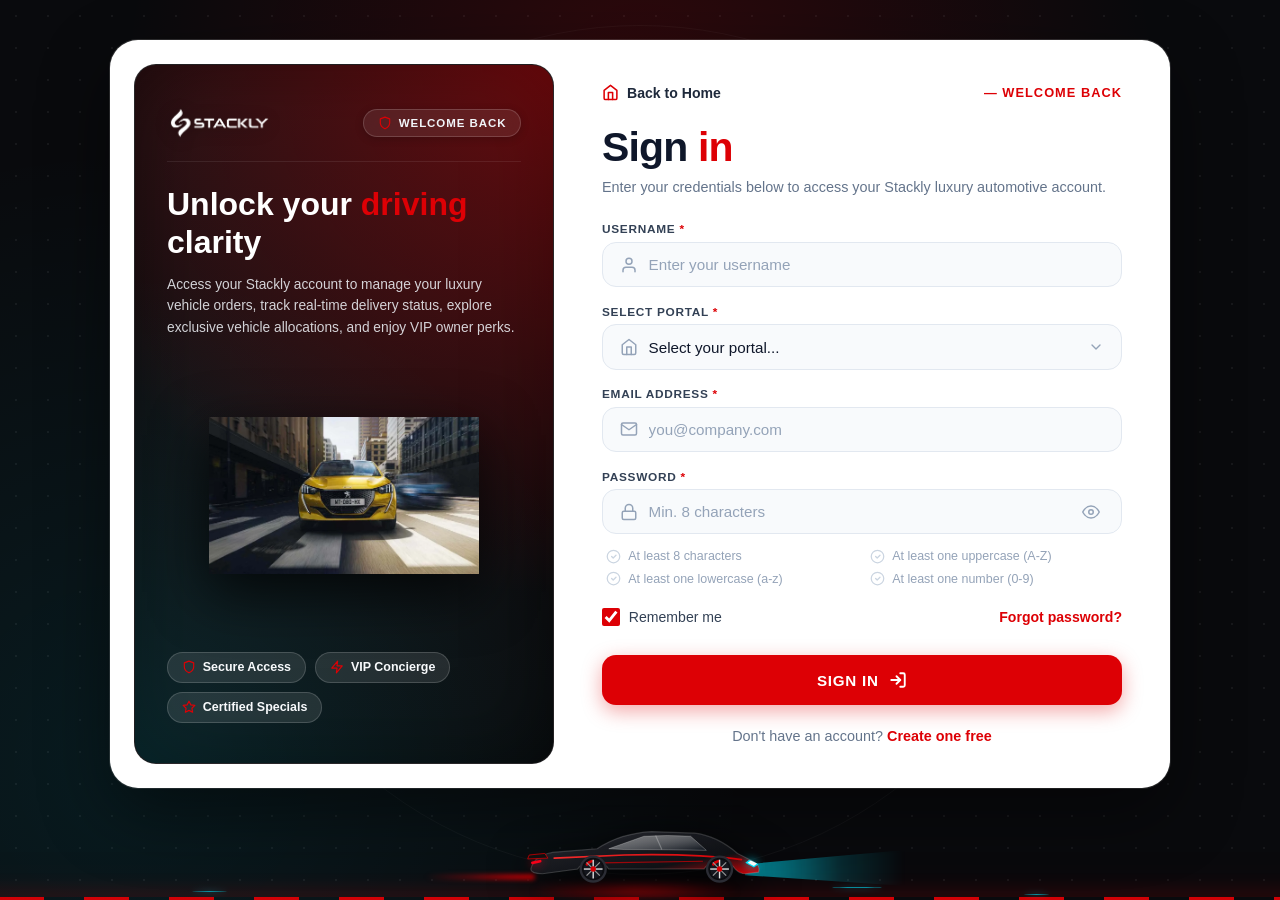
<file: login.html>
<!DOCTYPE html>
<html lang="en">
<head>
  <meta charset="UTF-8">
  <meta name="viewport" content="width=device-width, initial-scale=1.0">
  <title>Sign In – Stackly Luxury Automotive</title>
  <meta name="description" content="Sign in to your Stackly account to access luxury vehicle orders, VIP test drives, and exclusive member privileges.">
  <link rel="icon" type="image/webp" href="assets/images/cropped-logo-1-32x32.webp">
  <link rel="stylesheet" href="assets/css/auth.css">
</head>
<body class="auth-body">

  <!-- Standalone Auth Split-Card Section -->
  <main class="auth-page-section">

    <!-- Background Ambient & Radar Layer -->
    <div class="auth-bg-ambient-layer">
      <div class="auth-radar-ring auth-radar-ring-1"></div>
      <div class="auth-radar-ring auth-radar-ring-2"></div>
    </div>

    <!-- Background 3D Moving Supercar Track -->
    <div class="auth-bg-car-track">
      <!-- Neon Cyber Road Surface -->
      <div class="auth-cyber-road"></div>

      <!-- Moving Speed Sparks -->
      <div class="moving-speed-sparks">
        <span class="spark s1"></span>
        <span class="spark s2"></span>
        <span class="spark s3"></span>
      </div>

      <!-- 3D Animated Supercar with Headlight, Taillight & Neon -->
      <div class="auth-moving-supercar" title="Stackly 3D Supercar Matrix">
        <div class="car-headlight-beam"></div>
        <div class="car-taillight-trail"></div>
        <div class="car-underglow"></div>

        <svg class="supercar-svg" viewBox="0 0 320 100" fill="none" xmlns="http://www.w3.org/2000/svg">
          <defs>
            <linearGradient id="carBodyGrad" x1="0%" y1="0%" x2="100%" y2="100%">
              <stop offset="0%" stop-color="#3a3d46"/>
              <stop offset="35%" stop-color="#1c1e24"/>
              <stop offset="70%" stop-color="#101216"/>
              <stop offset="100%" stop-color="#DD0005"/>
            </linearGradient>
            <linearGradient id="glassGrad" x1="0%" y1="0%" x2="100%" y2="100%">
              <stop offset="0%" stop-color="rgba(255,255,255,0.45)"/>
              <stop offset="100%" stop-color="rgba(12,18,28,0.9)"/>
            </linearGradient>
            <linearGradient id="redAccentGrad" x1="0%" y1="0%" x2="100%" y2="0%">
              <stop offset="0%" stop-color="#ff2e2e"/>
              <stop offset="100%" stop-color="#DD0005"/>
            </linearGradient>
          </defs>
          
          <!-- Aerodynamic Body Shell -->
          <path d="M 20,68 Q 25,48 55,46 L 105,42 Q 135,22 175,20 L 230,22 Q 258,25 285,48 L 305,58 Q 315,64 312,72 L 295,74 Q 288,74 282,68 C 275,56 250,56 242,68 L 120,68 C 112,56 88,56 80,68 L 35,74 Q 20,74 20,68 Z" fill="url(#carBodyGrad)" stroke="rgba(255,255,255,0.18)" stroke-width="1.5"/>
          
          <!-- Windshield & Side Windows -->
          <path d="M 120,42 L 165,26 Q 195,24 225,26 L 245,44 Q 200,43 140,43 Z" fill="url(#glassGrad)" stroke="rgba(255,255,255,0.35)" stroke-width="1"/>
          
          <!-- Roof Pillar / Trim -->
          <path d="M 180,25 L 188,43" stroke="rgba(255,255,255,0.3)" stroke-width="1.5"/>
          
          <!-- Red Racing Aerodynamic Side Strakes -->
          <path d="M 50,54 L 140,50 Q 230,48 290,56" stroke="url(#redAccentGrad)" stroke-width="2.2" stroke-linecap="round"/>
          <path d="M 110,60 L 240,58" stroke="rgba(221,0,5,0.7)" stroke-width="1.5" stroke-linecap="round"/>

          <!-- Front LED Matrix Headlight -->
          <polygon points="300,56 312,62 306,66 295,60" fill="#00e5ff" filter="drop-shadow(0 0 6px #00e5ff)"/>
          <polygon points="302,57 310,61 306,64 298,60" fill="#ffffff"/>

          <!-- Rear LED Tail-light Bar -->
          <path d="M 22,60 L 32,58" stroke="#ff0019" stroke-width="3.5" stroke-linecap="round" filter="drop-shadow(0 0 6px #ff0019)"/>

          <!-- Rear Spoiler Wing -->
          <path d="M 18,50 L 38,48 L 42,54 L 16,55 Z" fill="#111" stroke="#DD0005" stroke-width="1"/>
          
          <!-- Rear Wheel Assembly -->
          <g class="wheel-group rear-wheel" transform="translate(100, 68)">
            <circle cx="0" cy="0" r="16" fill="#0d0e12" stroke="#2c2d35" stroke-width="3"/>
            <circle cx="0" cy="0" r="12" fill="#15171e"/>
            <path d="M -8,-6 A 10 10 0 0 1 -2,-10" stroke="#DD0005" stroke-width="3.5" stroke-linecap="round"/>
            <line x1="0" y1="-12" x2="0" y2="12" stroke="#e0e0e0" stroke-width="1.8"/>
            <line x1="-12" y1="0" x2="12" y2="0" stroke="#e0e0e0" stroke-width="1.8"/>
            <line x1="-8.5" y1="-8.5" x2="8.5" y2="8.5" stroke="#999" stroke-width="1.5"/>
            <line x1="-8.5" y1="8.5" x2="8.5" y2="-8.5" stroke="#999" stroke-width="1.5"/>
            <circle cx="0" cy="0" r="3.5" fill="#DD0005"/>
          </g>

          <!-- Front Wheel Assembly -->
          <g class="wheel-group front-wheel" transform="translate(262, 68)">
            <circle cx="0" cy="0" r="16" fill="#0d0e12" stroke="#2c2d35" stroke-width="3"/>
            <circle cx="0" cy="0" r="12" fill="#15171e"/>
            <path d="M -8,-6 A 10 10 0 0 1 -2,-10" stroke="#DD0005" stroke-width="3.5" stroke-linecap="round"/>
            <line x1="0" y1="-12" x2="0" y2="12" stroke="#e0e0e0" stroke-width="1.8"/>
            <line x1="-12" y1="0" x2="12" y2="0" stroke="#e0e0e0" stroke-width="1.8"/>
            <line x1="-8.5" y1="-8.5" x2="8.5" y2="8.5" stroke="#999" stroke-width="1.5"/>
            <line x1="-8.5" y1="8.5" x2="8.5" y2="-8.5" stroke="#999" stroke-width="1.5"/>
            <circle cx="0" cy="0" r="3.5" fill="#DD0005"/>
          </g>
        </svg>
      </div>
    </div>

    <!-- Main Auth Card -->
    <div class="auth-split-card">
      
      <!-- Left Visual Card with Brand + Luxury Vehicle Image -->
      <div class="auth-left-banner">
        <div class="auth-banner-top">
          <div class="auth-banner-header">
            <a href="index.html" class="auth-banner-logo" title="Back to Home">
              <img src="assets/images/stackly-logo.webp" alt="Stackly Luxury Automotive" class="auth-logo-img">
            </a>

            <div class="auth-badge-pill">
              <svg width="14" height="14" viewBox="0 0 24 24" fill="none" stroke="currentColor" stroke-width="2" stroke-linecap="round" stroke-linejoin="round"><path d="M12 22s8-4 8-10V5l-8-3-8 3v7c0 6 8 10 8 10z"></path></svg>
              <span>WELCOME BACK</span>
            </div>
          </div>

          <h2 class="auth-banner-headline">Unlock your <span class="accent-text">driving</span> clarity</h2>

          <p class="auth-banner-desc">
            Access your Stackly account to manage your luxury vehicle orders, track real-time delivery status, explore exclusive vehicle allocations, and enjoy VIP owner perks.
          </p>
        </div>

        <!-- Luxury Vehicle Image Showcase -->
        <div class="auth-banner-img-wrap">
          <img src="assets/images/peugeot-208-5-door-front-0-707913-1-1.webp" alt="Stackly Luxury Vehicle" class="auth-banner-burger-img">
        </div>

        <!-- 3 Feature Badges -->
        <div class="auth-banner-features">
          <div class="auth-feature-pill">
            <svg width="14" height="14" viewBox="0 0 24 24" fill="none" stroke="currentColor" stroke-width="2" stroke-linecap="round" stroke-linejoin="round"><path d="M12 22s8-4 8-10V5l-8-3-8 3v7c0 6 8 10 8 10z"></path></svg>
            <span>Secure Access</span>
          </div>
          <div class="auth-feature-pill">
            <svg width="14" height="14" viewBox="0 0 24 24" fill="none" stroke="currentColor" stroke-width="2" stroke-linecap="round" stroke-linejoin="round"><polygon points="13 2 3 14 12 14 11 22 21 10 12 10 13 2"></polygon></svg>
            <span>VIP Concierge</span>
          </div>
          <div class="auth-feature-pill">
            <svg width="14" height="14" viewBox="0 0 24 24" fill="none" stroke="currentColor" stroke-width="2" stroke-linecap="round" stroke-linejoin="round"><polygon points="12 2 15.09 8.26 22 9.27 17 14.14 18.18 21.02 12 17.77 5.82 21.02 7 14.14 2 9.27 8.91 8.26 12 2"></polygon></svg>
            <span>Certified Specials</span>
          </div>
        </div>
      </div>

      <!-- Right Form Section -->
      <div class="auth-right-content">
        <div class="auth-top-bar">
          <a href="index.html" class="auth-back-link">
            <svg width="17" height="17" viewBox="0 0 24 24" fill="none" stroke="currentColor" stroke-width="2.2" stroke-linecap="round" stroke-linejoin="round"><path d="M3 9l9-7 9 7v11a2 2 0 0 1-2 2H5a2 2 0 0 1-2-2z"></path><polyline points="9 22 9 12 15 12 15 22"></polyline></svg>
            <span>Back to Home</span>
          </a>
          <span class="auth-top-tag">— WELCOME BACK</span>
        </div>

        <div class="auth-heading-group">
          <h1 class="auth-main-title">Sign <span class="accent-text">in</span></h1>
          <p class="auth-subtitle">
            Enter your credentials below to access your Stackly luxury automotive account.
          </p>
        </div>

        <form class="auth-form" id="loginForm" novalidate>
          <!-- Username -->
          <div class="auth-field-group">
            <label class="auth-label" for="loginUsername">USERNAME <span class="required-star">*</span></label>
            <div class="auth-input-wrap">
              <span class="auth-field-icon">
                <svg viewBox="0 0 24 24" fill="none" stroke="currentColor" stroke-width="2" stroke-linecap="round" stroke-linejoin="round"><path d="M20 21v-2a4 4 0 0 0-4-4H8a4 4 0 0 0-4 4v2"></path><circle cx="12" cy="7" r="4"></circle></svg>
              </span>
              <input type="text" id="loginUsername" class="auth-input" placeholder="Enter your username" autocomplete="username">
            </div>
            <div class="auth-error-msg" id="loginUsernameError">
              <svg width="14" height="14" viewBox="0 0 24 24" fill="none" stroke="currentColor" stroke-width="2.5" stroke-linecap="round" stroke-linejoin="round"><circle cx="12" cy="12" r="10"></circle><line x1="12" y1="8" x2="12" y2="12"></line><line x1="12" y1="16" x2="12.01" y2="16"></line></svg>
              <span>Username must be at least 3 characters.</span>
            </div>
          </div>

          <!-- Select Portal -->
          <div class="auth-field-group">
            <label class="auth-label" for="loginPortal">SELECT PORTAL <span class="required-star">*</span></label>
            <div class="auth-input-wrap">
              <span class="auth-field-icon">
                <svg viewBox="0 0 24 24" fill="none" stroke="currentColor" stroke-width="2" stroke-linecap="round" stroke-linejoin="round"><path d="M3 9l9-7 9 7v11a2 2 0 0 1-2 2H5a2 2 0 0 1-2-2z"></path><path d="M9 22V12h6v10"></path></svg>
              </span>
              <select id="loginPortal" class="auth-input auth-select">
                <option value="" disabled selected>Select your portal...</option>
                <option value="customer">Buyer / Customer Dashboard</option>
                <option value="admin">Admin Dashboard</option>
              </select>
              <span class="auth-select-arrow">
                <svg width="16" height="16" viewBox="0 0 24 24" fill="none" stroke="currentColor" stroke-width="2" stroke-linecap="round" stroke-linejoin="round"><polyline points="6 9 12 15 18 9"></polyline></svg>
              </span>
            </div>
            <div class="auth-error-msg" id="loginPortalError">
              <svg width="14" height="14" viewBox="0 0 24 24" fill="none" stroke="currentColor" stroke-width="2.5" stroke-linecap="round" stroke-linejoin="round"><circle cx="12" cy="12" r="10"></circle><line x1="12" y1="8" x2="12" y2="12"></line><line x1="12" y1="16" x2="12.01" y2="16"></line></svg>
              <span>Please select your account portal.</span>
            </div>
          </div>

          <!-- Email Address -->
          <div class="auth-field-group">
            <label class="auth-label" for="loginEmail">EMAIL ADDRESS <span class="required-star">*</span></label>
            <div class="auth-input-wrap">
              <span class="auth-field-icon">
                <svg viewBox="0 0 24 24" fill="none" stroke="currentColor" stroke-width="2" stroke-linecap="round" stroke-linejoin="round"><path d="M4 4h16c1.1 0 2 .9 2 2v12c0 1.1-.9 2-2 2H4c-1.1 0-2-.9-2-2V6c0-1.1.9-2 2-2z"></path><polyline points="22,6 12,13 2,6"></polyline></svg>
              </span>
              <input type="email" id="loginEmail" class="auth-input" placeholder="you@company.com" autocomplete="email">
            </div>
            <div class="auth-error-msg" id="loginEmailError">
              <svg width="14" height="14" viewBox="0 0 24 24" fill="none" stroke="currentColor" stroke-width="2.5" stroke-linecap="round" stroke-linejoin="round"><circle cx="12" cy="12" r="10"></circle><line x1="12" y1="8" x2="12" y2="12"></line><line x1="12" y1="16" x2="12.01" y2="16"></line></svg>
              <span>Please enter a valid email address (e.g. name@domain.com).</span>
            </div>
          </div>

          <!-- Password -->
          <div class="auth-field-group">
            <label class="auth-label" for="loginPassword">PASSWORD <span class="required-star">*</span></label>
            <div class="auth-input-wrap">
              <span class="auth-field-icon">
                <svg viewBox="0 0 24 24" fill="none" stroke="currentColor" stroke-width="2" stroke-linecap="round" stroke-linejoin="round"><rect x="3" y="11" width="18" height="11" rx="2" ry="2"></rect><path d="M7 11V7a5 5 0 0 1 10 0v4"></path></svg>
              </span>
              <input type="password" id="loginPassword" class="auth-input" placeholder="Min. 8 characters" autocomplete="current-password">
              <button type="button" class="password-toggle-btn" id="loginPassToggle" aria-label="Toggle password visibility">
                <svg class="eye-show-icon" width="18" height="18" viewBox="0 0 24 24" fill="none" stroke="currentColor" stroke-width="2" stroke-linecap="round" stroke-linejoin="round"><path d="M1 12s4-8 11-8 11 8 11 8-4 8-11 8-11-8-11-8z"></path><circle cx="12" cy="12" r="3"></circle></svg>
                <svg class="eye-hide-icon" width="18" height="18" viewBox="0 0 24 24" fill="none" stroke="currentColor" stroke-width="2" stroke-linecap="round" stroke-linejoin="round" style="display:none;"><path d="M17.94 17.94A10.07 10.07 0 0 1 12 20c-7 0-11-8-11-8a18.45 18.45 0 0 1 5.06-5.94M9.9 4.24A9.12 9.12 0 0 1 12 4c7 0 11 8 11 8a18.5 18.5 0 0 1-2.16 3.19m-6.72-1.07a3 3 0 1 1-4.24-4.24"></path><line x1="1" y1="1" x2="23" y2="23"></line></svg>
              </button>
            </div>
            <div class="auth-error-msg" id="loginPasswordError">
              <svg width="14" height="14" viewBox="0 0 24 24" fill="none" stroke="currentColor" stroke-width="2.5" stroke-linecap="round" stroke-linejoin="round"><circle cx="12" cy="12" r="10"></circle><line x1="12" y1="8" x2="12" y2="12"></line><line x1="12" y1="16" x2="12.01" y2="16"></line></svg>
              <span>Password must satisfy all 4 criteria below.</span>
            </div>

            <!-- Password Checklist with inline SVG check icons -->
            <div class="password-checklist">
              <div class="checklist-item" id="loginRuleLen">
                <svg width="15" height="15" viewBox="0 0 24 24" fill="none" stroke="currentColor" stroke-width="2" stroke-linecap="round" stroke-linejoin="round"><circle cx="12" cy="12" r="10"></circle><polyline points="9 12 11.5 14.5 16 10"></polyline></svg>
                <span>At least 8 characters</span>
              </div>
              <div class="checklist-item" id="loginRuleUpper">
                <svg width="15" height="15" viewBox="0 0 24 24" fill="none" stroke="currentColor" stroke-width="2" stroke-linecap="round" stroke-linejoin="round"><circle cx="12" cy="12" r="10"></circle><polyline points="9 12 11.5 14.5 16 10"></polyline></svg>
                <span>At least one uppercase (A-Z)</span>
              </div>
              <div class="checklist-item" id="loginRuleLower">
                <svg width="15" height="15" viewBox="0 0 24 24" fill="none" stroke="currentColor" stroke-width="2" stroke-linecap="round" stroke-linejoin="round"><circle cx="12" cy="12" r="10"></circle><polyline points="9 12 11.5 14.5 16 10"></polyline></svg>
                <span>At least one lowercase (a-z)</span>
              </div>
              <div class="checklist-item" id="loginRuleNum">
                <svg width="15" height="15" viewBox="0 0 24 24" fill="none" stroke="currentColor" stroke-width="2" stroke-linecap="round" stroke-linejoin="round"><circle cx="12" cy="12" r="10"></circle><polyline points="9 12 11.5 14.5 16 10"></polyline></svg>
                <span>At least one number (0-9)</span>
              </div>
            </div>
          </div>

          <!-- Options -->
          <div class="auth-options-row">
            <label class="auth-checkbox-label">
              <input type="checkbox" id="loginRemember" checked>
              <span>Remember me</span>
            </label>
            <a href="404.html" class="auth-forgot-link">Forgot password?</a>
          </div>

          <!-- Submit Button -->
          <button type="submit" class="auth-submit-btn" id="loginSubmitBtn">
            <span>SIGN IN</span>
            <svg width="18" height="18" viewBox="0 0 24 24" fill="none" stroke="currentColor" stroke-width="2.5" stroke-linecap="round" stroke-linejoin="round"><path d="M15 3h4a2 2 0 0 1 2 2v14a2 2 0 0 1-2 2h-4"></path><polyline points="10 17 15 12 10 7"></polyline><line x1="15" y1="12" x2="3" y2="12"></line></svg>
          </button>
        </form>

        <div class="auth-footer-prompt">
          Don't have an account? <a href="signup.html">Create one free</a>
        </div>
      </div>
    </div>
  </main>

  <!-- Forgot Password Modal -->
  <div class="auth-modal-backdrop" id="forgotPassModal">
    <div class="auth-modal-card">
      <div class="auth-modal-header">
        <div class="auth-modal-title">Reset Your Password</div>
        <button class="auth-modal-close-btn" id="forgotPassClose" aria-label="Close modal">&times;</button>
      </div>
      <form id="forgotPassForm">
        <div class="auth-modal-body">
          <p style="margin-bottom: 1.25rem;">
            Enter your registered Stackly email address below. We will send you a secure link to reset your credentials.
          </p>
          <div class="auth-field-group">
            <label class="auth-label" for="forgotEmail">ACCOUNT EMAIL <span class="required-star">*</span></label>
            <div class="auth-input-wrap">
              <span class="auth-field-icon">
                <svg viewBox="0 0 24 24" fill="none" stroke="currentColor" stroke-width="2" stroke-linecap="round" stroke-linejoin="round"><path d="M4 4h16c1.1 0 2 .9 2 2v12c0 1.1-.9 2-2 2H4c-1.1 0-2-.9-2-2V6c0-1.1.9-2 2-2z"></path><polyline points="22,6 12,13 2,6"></polyline></svg>
              </span>
              <input type="email" id="forgotEmail" class="auth-input" placeholder="you@company.com" required>
            </div>
          </div>
        </div>
        <div class="auth-modal-footer">
          <button type="submit" class="auth-submit-btn" style="width: auto; padding: 0.75rem 1.5rem; margin: 0;">
            <span>Send Reset Link</span>
          </button>
        </div>
      </form>
    </div>
  </div>

  <script src="assets/js/auth.js"></script>
</body>
</html>
</file>
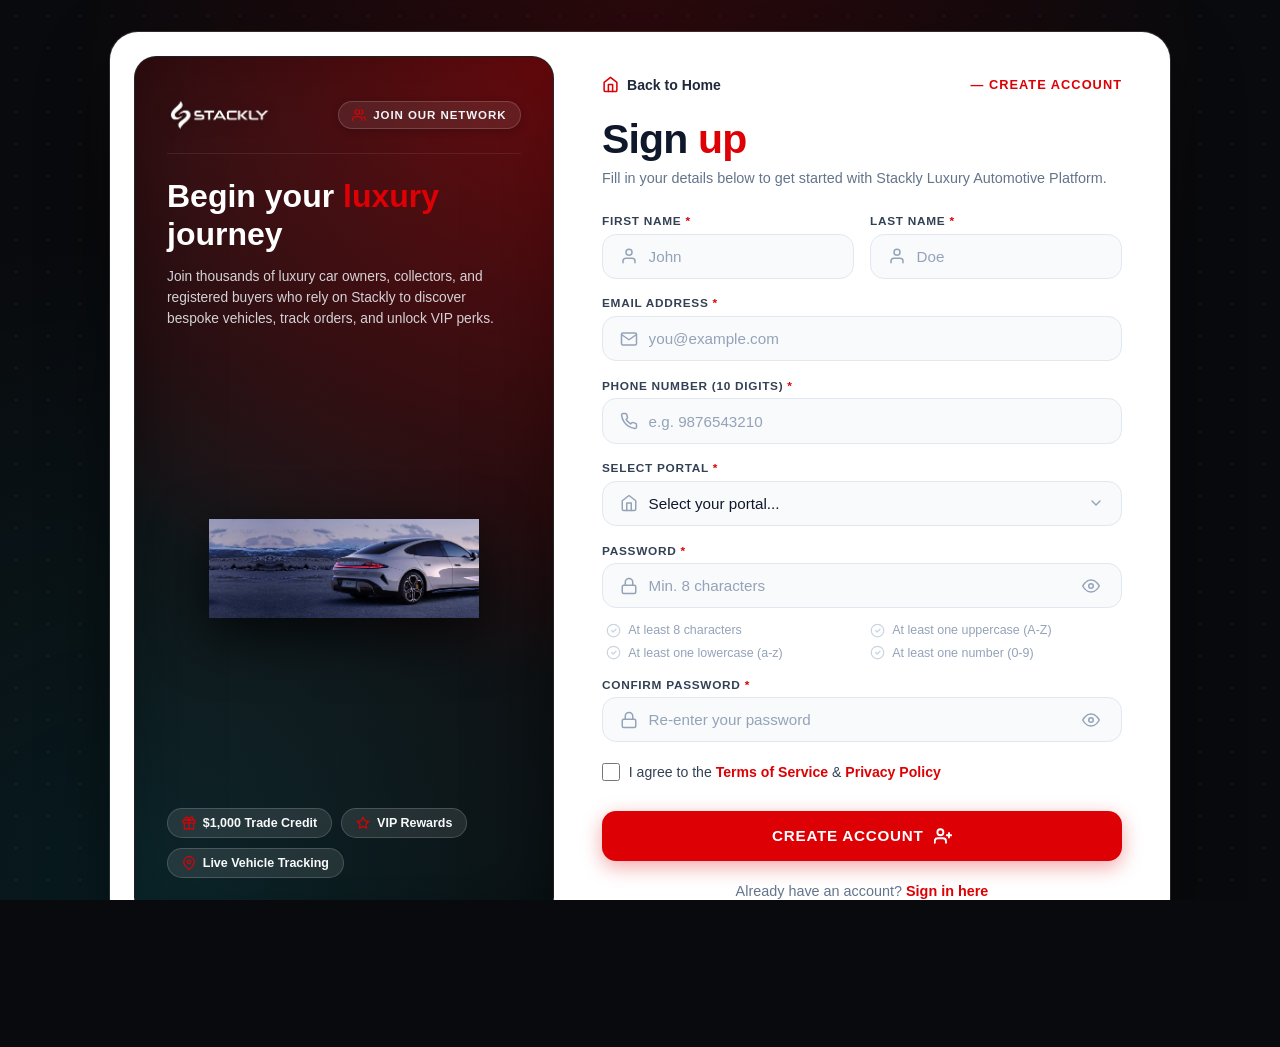
<file: signup.html>
<!DOCTYPE html>
<html lang="en">
<head>
  <meta charset="UTF-8">
  <meta name="viewport" content="width=device-width, initial-scale=1.0">
  <title>Sign Up – Join Stackly Luxury Automotive</title>
  <meta name="description" content="Create your Stackly account to access luxury vehicle orders, VIP test drives, and exclusive member privileges.">
  <link rel="icon" type="image/webp" href="assets/images/cropped-logo-1-32x32.webp">
  <link rel="stylesheet" href="assets/css/auth.css">
</head>
<body class="auth-body">

  <!-- Standalone Auth Split-Card Section -->
  <main class="auth-page-section">

    <!-- Background Ambient & Radar Layer -->
    <div class="auth-bg-ambient-layer">
      <div class="auth-radar-ring auth-radar-ring-1"></div>
      <div class="auth-radar-ring auth-radar-ring-2"></div>
    </div>

    <!-- Background 3D Moving Supercar Track -->
    <div class="auth-bg-car-track">
      <!-- Neon Cyber Road Surface -->
      <div class="auth-cyber-road"></div>

      <!-- Moving Speed Sparks -->
      <div class="moving-speed-sparks">
        <span class="spark s1"></span>
        <span class="spark s2"></span>
        <span class="spark s3"></span>
      </div>

      <!-- 3D Animated Supercar with Headlight, Taillight & Neon -->
      <div class="auth-moving-supercar" title="Stackly 3D Supercar Matrix">
        <div class="car-headlight-beam"></div>
        <div class="car-taillight-trail"></div>
        <div class="car-underglow"></div>

        <svg class="supercar-svg" viewBox="0 0 320 100" fill="none" xmlns="http://www.w3.org/2000/svg">
          <defs>
            <linearGradient id="carBodyGrad" x1="0%" y1="0%" x2="100%" y2="100%">
              <stop offset="0%" stop-color="#3a3d46"/>
              <stop offset="35%" stop-color="#1c1e24"/>
              <stop offset="70%" stop-color="#101216"/>
              <stop offset="100%" stop-color="#DD0005"/>
            </linearGradient>
            <linearGradient id="glassGrad" x1="0%" y1="0%" x2="100%" y2="100%">
              <stop offset="0%" stop-color="rgba(255,255,255,0.45)"/>
              <stop offset="100%" stop-color="rgba(12,18,28,0.9)"/>
            </linearGradient>
            <linearGradient id="redAccentGrad" x1="0%" y1="0%" x2="100%" y2="0%">
              <stop offset="0%" stop-color="#ff2e2e"/>
              <stop offset="100%" stop-color="#DD0005"/>
            </linearGradient>
          </defs>
          
          <!-- Aerodynamic Body Shell -->
          <path d="M 20,68 Q 25,48 55,46 L 105,42 Q 135,22 175,20 L 230,22 Q 258,25 285,48 L 305,58 Q 315,64 312,72 L 295,74 Q 288,74 282,68 C 275,56 250,56 242,68 L 120,68 C 112,56 88,56 80,68 L 35,74 Q 20,74 20,68 Z" fill="url(#carBodyGrad)" stroke="rgba(255,255,255,0.18)" stroke-width="1.5"/>
          
          <!-- Windshield & Side Windows -->
          <path d="M 120,42 L 165,26 Q 195,24 225,26 L 245,44 Q 200,43 140,43 Z" fill="url(#glassGrad)" stroke="rgba(255,255,255,0.35)" stroke-width="1"/>
          
          <!-- Roof Pillar / Trim -->
          <path d="M 180,25 L 188,43" stroke="rgba(255,255,255,0.3)" stroke-width="1.5"/>
          
          <!-- Red Racing Aerodynamic Side Strakes -->
          <path d="M 50,54 L 140,50 Q 230,48 290,56" stroke="url(#redAccentGrad)" stroke-width="2.2" stroke-linecap="round"/>
          <path d="M 110,60 L 240,58" stroke="rgba(221,0,5,0.7)" stroke-width="1.5" stroke-linecap="round"/>

          <!-- Front LED Matrix Headlight -->
          <polygon points="300,56 312,62 306,66 295,60" fill="#00e5ff" filter="drop-shadow(0 0 6px #00e5ff)"/>
          <polygon points="302,57 310,61 306,64 298,60" fill="#ffffff"/>

          <!-- Rear LED Tail-light Bar -->
          <path d="M 22,60 L 32,58" stroke="#ff0019" stroke-width="3.5" stroke-linecap="round" filter="drop-shadow(0 0 6px #ff0019)"/>

          <!-- Rear Spoiler Wing -->
          <path d="M 18,50 L 38,48 L 42,54 L 16,55 Z" fill="#111" stroke="#DD0005" stroke-width="1"/>
          
          <!-- Rear Wheel Assembly -->
          <g class="wheel-group rear-wheel" transform="translate(100, 68)">
            <circle cx="0" cy="0" r="16" fill="#0d0e12" stroke="#2c2d35" stroke-width="3"/>
            <circle cx="0" cy="0" r="12" fill="#15171e"/>
            <path d="M -8,-6 A 10 10 0 0 1 -2,-10" stroke="#DD0005" stroke-width="3.5" stroke-linecap="round"/>
            <line x1="0" y1="-12" x2="0" y2="12" stroke="#e0e0e0" stroke-width="1.8"/>
            <line x1="-12" y1="0" x2="12" y2="0" stroke="#e0e0e0" stroke-width="1.8"/>
            <line x1="-8.5" y1="-8.5" x2="8.5" y2="8.5" stroke="#999" stroke-width="1.5"/>
            <line x1="-8.5" y1="8.5" x2="8.5" y2="-8.5" stroke="#999" stroke-width="1.5"/>
            <circle cx="0" cy="0" r="3.5" fill="#DD0005"/>
          </g>

          <!-- Front Wheel Assembly -->
          <g class="wheel-group front-wheel" transform="translate(262, 68)">
            <circle cx="0" cy="0" r="16" fill="#0d0e12" stroke="#2c2d35" stroke-width="3"/>
            <circle cx="0" cy="0" r="12" fill="#15171e"/>
            <path d="M -8,-6 A 10 10 0 0 1 -2,-10" stroke="#DD0005" stroke-width="3.5" stroke-linecap="round"/>
            <line x1="0" y1="-12" x2="0" y2="12" stroke="#e0e0e0" stroke-width="1.8"/>
            <line x1="-12" y1="0" x2="12" y2="0" stroke="#e0e0e0" stroke-width="1.8"/>
            <line x1="-8.5" y1="-8.5" x2="8.5" y2="8.5" stroke="#999" stroke-width="1.5"/>
            <line x1="-8.5" y1="8.5" x2="8.5" y2="-8.5" stroke="#999" stroke-width="1.5"/>
            <circle cx="0" cy="0" r="3.5" fill="#DD0005"/>
          </g>
        </svg>
      </div>
    </div>

    <!-- Main Auth Card -->
    <div class="auth-split-card">
      
      <!-- Left Visual Card with Brand + Luxury Vehicle Image -->
      <div class="auth-left-banner">
        <div class="auth-banner-top">
          <div class="auth-banner-header">
            <a href="index.html" class="auth-banner-logo" title="Back to Home">
              <img src="assets/images/stackly-logo.webp" alt="Stackly Luxury Automotive" class="auth-logo-img">
            </a>

            <div class="auth-badge-pill">
              <svg width="14" height="14" viewBox="0 0 24 24" fill="none" stroke="currentColor" stroke-width="2" stroke-linecap="round" stroke-linejoin="round"><path d="M17 21v-2a4 4 0 0 0-4-4H5a4 4 0 0 0-4 4v2"></path><circle cx="9" cy="7" r="4"></circle><path d="M23 21v-2a4 4 0 0 0-3-3.87"></path><path d="M16 3.13a4 4 0 0 1 0 7.75"></path></svg>
              <span>JOIN OUR NETWORK</span>
            </div>
          </div>

          <h2 class="auth-banner-headline">Begin your <span class="accent-text">luxury</span> journey</h2>

          <p class="auth-banner-desc">
            Join thousands of luxury car owners, collectors, and registered buyers who rely on Stackly to discover bespoke vehicles, track orders, and unlock VIP perks.
          </p>
        </div>

        <!-- Luxury Vehicle Image Showcase -->
        <div class="auth-banner-img-wrap">
          <img src="assets/images/slider2.webp" alt="Stackly Luxury Fleet" class="auth-banner-burger-img">
        </div>

        <!-- 3 Feature Badges -->
        <div class="auth-banner-features">
          <div class="auth-feature-pill">
            <svg width="14" height="14" viewBox="0 0 24 24" fill="none" stroke="currentColor" stroke-width="2" stroke-linecap="round" stroke-linejoin="round"><polyline points="20 12 20 22 4 22 4 12"></polyline><rect x="2" y="7" width="20" height="5"></rect><line x1="12" y1="22" x2="12" y2="7"></line><path d="M12 7H7.5a2.5 2.5 0 0 1 0-5C11 2 12 7 12 7z"></path><path d="M12 7h4.5a2.5 2.5 0 0 0 0-5C13 2 12 7 12 7z"></path></svg>
            <span>$1,000 Trade Credit</span>
          </div>
          <div class="auth-feature-pill">
            <svg width="14" height="14" viewBox="0 0 24 24" fill="none" stroke="currentColor" stroke-width="2" stroke-linecap="round" stroke-linejoin="round"><polygon points="12 2 15.09 8.26 22 9.27 17 14.14 18.18 21.02 12 17.77 5.82 21.02 7 14.14 2 9.27 8.91 8.26 12 2"></polygon></svg>
            <span>VIP Rewards</span>
          </div>
          <div class="auth-feature-pill">
            <svg width="14" height="14" viewBox="0 0 24 24" fill="none" stroke="currentColor" stroke-width="2" stroke-linecap="round" stroke-linejoin="round"><path d="M21 10c0 7-9 13-9 13s-9-6-9-13a9 9 0 0 1 18 0z"></path><circle cx="12" cy="10" r="3"></circle></svg>
            <span>Live Vehicle Tracking</span>
          </div>
        </div>
      </div>

      <!-- Right Form Section -->
      <div class="auth-right-content">
        <div class="auth-top-bar">
          <a href="index.html" class="auth-back-link">
            <svg width="17" height="17" viewBox="0 0 24 24" fill="none" stroke="currentColor" stroke-width="2.2" stroke-linecap="round" stroke-linejoin="round"><path d="M3 9l9-7 9 7v11a2 2 0 0 1-2 2H5a2 2 0 0 1-2-2z"></path><polyline points="9 22 9 12 15 12 15 22"></polyline></svg>
            <span>Back to Home</span>
          </a>
          <span class="auth-top-tag">— CREATE ACCOUNT</span>
        </div>

        <div class="auth-heading-group">
          <h1 class="auth-main-title">Sign <span class="accent-text">up</span></h1>
          <p class="auth-subtitle">
            Fill in your details below to get started with Stackly Luxury Automotive Platform.
          </p>
        </div>

        <form class="auth-form" id="signupForm" novalidate>
          <!-- First Name & Last Name in 2 columns -->
          <div class="auth-form-grid-2">
            <div class="auth-field-group">
              <label class="auth-label" for="signupFirstName">FIRST NAME <span class="required-star">*</span></label>
              <div class="auth-input-wrap">
                <span class="auth-field-icon">
                  <svg viewBox="0 0 24 24" fill="none" stroke="currentColor" stroke-width="2" stroke-linecap="round" stroke-linejoin="round"><path d="M20 21v-2a4 4 0 0 0-4-4H8a4 4 0 0 0-4 4v2"></path><circle cx="12" cy="7" r="4"></circle></svg>
                </span>
                <input type="text" id="signupFirstName" class="auth-input" placeholder="John" autocomplete="given-name">
              </div>
              <div class="auth-error-msg" id="signupFirstNameError">
                <svg width="14" height="14" viewBox="0 0 24 24" fill="none" stroke="currentColor" stroke-width="2.5" stroke-linecap="round" stroke-linejoin="round"><circle cx="12" cy="12" r="10"></circle><line x1="12" y1="8" x2="12" y2="12"></line><line x1="12" y1="16" x2="12.01" y2="16"></line></svg>
                <span>First name is required.</span>
              </div>
            </div>

            <div class="auth-field-group">
              <label class="auth-label" for="signupLastName">LAST NAME <span class="required-star">*</span></label>
              <div class="auth-input-wrap">
                <span class="auth-field-icon">
                  <svg viewBox="0 0 24 24" fill="none" stroke="currentColor" stroke-width="2" stroke-linecap="round" stroke-linejoin="round"><path d="M20 21v-2a4 4 0 0 0-4-4H8a4 4 0 0 0-4 4v2"></path><circle cx="12" cy="7" r="4"></circle></svg>
                </span>
                <input type="text" id="signupLastName" class="auth-input" placeholder="Doe" autocomplete="family-name">
              </div>
              <div class="auth-error-msg" id="signupLastNameError">
                <svg width="14" height="14" viewBox="0 0 24 24" fill="none" stroke="currentColor" stroke-width="2.5" stroke-linecap="round" stroke-linejoin="round"><circle cx="12" cy="12" r="10"></circle><line x1="12" y1="8" x2="12" y2="12"></line><line x1="12" y1="16" x2="12.01" y2="16"></line></svg>
                <span>Last name is required.</span>
              </div>
            </div>
          </div>

          <!-- Email Address -->
          <div class="auth-field-group">
            <label class="auth-label" for="signupEmail">EMAIL ADDRESS <span class="required-star">*</span></label>
            <div class="auth-input-wrap">
              <span class="auth-field-icon">
                <svg viewBox="0 0 24 24" fill="none" stroke="currentColor" stroke-width="2" stroke-linecap="round" stroke-linejoin="round"><path d="M4 4h16c1.1 0 2 .9 2 2v12c0 1.1-.9 2-2 2H4c-1.1 0-2-.9-2-2V6c0-1.1.9-2 2-2z"></path><polyline points="22,6 12,13 2,6"></polyline></svg>
              </span>
              <input type="email" id="signupEmail" class="auth-input" placeholder="you@example.com" autocomplete="email">
            </div>
            <div class="auth-error-msg" id="signupEmailError">
              <svg width="14" height="14" viewBox="0 0 24 24" fill="none" stroke="currentColor" stroke-width="2.5" stroke-linecap="round" stroke-linejoin="round"><circle cx="12" cy="12" r="10"></circle><line x1="12" y1="8" x2="12" y2="12"></line><line x1="12" y1="16" x2="12.01" y2="16"></line></svg>
              <span>Please enter a valid email address.</span>
            </div>
          </div>

          <!-- Phone Number (10 Digits Only) -->
          <div class="auth-field-group">
            <label class="auth-label" for="signupPhone">PHONE NUMBER (10 DIGITS) <span class="required-star">*</span></label>
            <div class="auth-input-wrap">
              <span class="auth-field-icon">
                <svg viewBox="0 0 24 24" fill="none" stroke="currentColor" stroke-width="2" stroke-linecap="round" stroke-linejoin="round"><path d="M22 16.92v3a2 2 0 0 1-2.18 2 19.79 19.79 0 0 1-8.63-3.07 19.5 19.5 0 0 1-6-6 19.79 19.79 0 0 1-3.07-8.67A2 2 0 0 1 4.11 2h3a2 2 0 0 1 2 1.72 12.84 12.84 0 0 0 .7 2.81 2 2 0 0 1-.45 2.11L8.09 9.91a16 16 0 0 0 6 6l1.27-1.27a2 2 0 0 1 2.11-.45 12.84 12.84 0 0 0 2.81.7A2 2 0 0 1 22 16.92z"></path></svg>
              </span>
              <input type="tel" id="signupPhone" class="auth-input" placeholder="e.g. 9876543210" maxlength="10" inputmode="numeric" autocomplete="tel">
            </div>
            <div class="auth-error-msg" id="signupPhoneError">
              <svg width="14" height="14" viewBox="0 0 24 24" fill="none" stroke="currentColor" stroke-width="2.5" stroke-linecap="round" stroke-linejoin="round"><circle cx="12" cy="12" r="10"></circle><line x1="12" y1="8" x2="12" y2="12"></line><line x1="12" y1="16" x2="12.01" y2="16"></line></svg>
              <span>Please enter a valid 10-digit phone number.</span>
            </div>
          </div>

          <!-- Select Portal -->
          <div class="auth-field-group">
            <label class="auth-label" for="signupPortal">SELECT PORTAL <span class="required-star">*</span></label>
            <div class="auth-input-wrap">
              <span class="auth-field-icon">
                <svg viewBox="0 0 24 24" fill="none" stroke="currentColor" stroke-width="2" stroke-linecap="round" stroke-linejoin="round"><path d="M3 9l9-7 9 7v11a2 2 0 0 1-2 2H5a2 2 0 0 1-2-2z"></path><path d="M9 22V12h6v10"></path></svg>
              </span>
              <select id="signupPortal" class="auth-input auth-select">
                <option value="" disabled selected>Select your portal...</option>
                <option value="customer">Buyer / Customer Dashboard</option>
                <option value="admin">Admin Dashboard</option>
              </select>
              <span class="auth-select-arrow">
                <svg width="16" height="16" viewBox="0 0 24 24" fill="none" stroke="currentColor" stroke-width="2" stroke-linecap="round" stroke-linejoin="round"><polyline points="6 9 12 15 18 9"></polyline></svg>
              </span>
            </div>
            <div class="auth-error-msg" id="signupPortalError">
              <svg width="14" height="14" viewBox="0 0 24 24" fill="none" stroke="currentColor" stroke-width="2.5" stroke-linecap="round" stroke-linejoin="round"><circle cx="12" cy="12" r="10"></circle><line x1="12" y1="8" x2="12" y2="12"></line><line x1="12" y1="16" x2="12.01" y2="16"></line></svg>
              <span>Please select your account portal.</span>
            </div>
          </div>

          <!-- Password -->
          <div class="auth-field-group">
            <label class="auth-label" for="signupPassword">PASSWORD <span class="required-star">*</span></label>
            <div class="auth-input-wrap">
              <span class="auth-field-icon">
                <svg viewBox="0 0 24 24" fill="none" stroke="currentColor" stroke-width="2" stroke-linecap="round" stroke-linejoin="round"><rect x="3" y="11" width="18" height="11" rx="2" ry="2"></rect><path d="M7 11V7a5 5 0 0 1 10 0v4"></path></svg>
              </span>
              <input type="password" id="signupPassword" class="auth-input" placeholder="Min. 8 characters" autocomplete="new-password">
              <button type="button" class="password-toggle-btn" id="signupPassToggle" aria-label="Toggle password visibility">
                <svg class="eye-show-icon" width="18" height="18" viewBox="0 0 24 24" fill="none" stroke="currentColor" stroke-width="2" stroke-linecap="round" stroke-linejoin="round"><path d="M1 12s4-8 11-8 11 8 11 8-4 8-11 8-11-8-11-8z"></path><circle cx="12" cy="12" r="3"></circle></svg>
                <svg class="eye-hide-icon" width="18" height="18" viewBox="0 0 24 24" fill="none" stroke="currentColor" stroke-width="2" stroke-linecap="round" stroke-linejoin="round" style="display:none;"><path d="M17.94 17.94A10.07 10.07 0 0 1 12 20c-7 0-11-8-11-8a18.45 18.45 0 0 1 5.06-5.94M9.9 4.24A9.12 9.12 0 0 1 12 4c7 0 11 8 11 8a18.5 18.5 0 0 1-2.16 3.19m-6.72-1.07a3 3 0 1 1-4.24-4.24"></path><line x1="1" y1="1" x2="23" y2="23"></line></svg>
              </button>
            </div>
            <div class="auth-error-msg" id="signupPasswordError">
              <svg width="14" height="14" viewBox="0 0 24 24" fill="none" stroke="currentColor" stroke-width="2.5" stroke-linecap="round" stroke-linejoin="round"><circle cx="12" cy="12" r="10"></circle><line x1="12" y1="8" x2="12" y2="12"></line><line x1="12" y1="16" x2="12.01" y2="16"></line></svg>
              <span>Password must satisfy all 4 criteria below.</span>
            </div>

            <!-- Password Checklist with inline SVG check icons -->
            <div class="password-checklist">
              <div class="checklist-item" id="signupRuleLen">
                <svg width="15" height="15" viewBox="0 0 24 24" fill="none" stroke="currentColor" stroke-width="2" stroke-linecap="round" stroke-linejoin="round"><circle cx="12" cy="12" r="10"></circle><polyline points="9 12 11.5 14.5 16 10"></polyline></svg>
                <span>At least 8 characters</span>
              </div>
              <div class="checklist-item" id="signupRuleUpper">
                <svg width="15" height="15" viewBox="0 0 24 24" fill="none" stroke="currentColor" stroke-width="2" stroke-linecap="round" stroke-linejoin="round"><circle cx="12" cy="12" r="10"></circle><polyline points="9 12 11.5 14.5 16 10"></polyline></svg>
                <span>At least one uppercase (A-Z)</span>
              </div>
              <div class="checklist-item" id="signupRuleLower">
                <svg width="15" height="15" viewBox="0 0 24 24" fill="none" stroke="currentColor" stroke-width="2" stroke-linecap="round" stroke-linejoin="round"><circle cx="12" cy="12" r="10"></circle><polyline points="9 12 11.5 14.5 16 10"></polyline></svg>
                <span>At least one lowercase (a-z)</span>
              </div>
              <div class="checklist-item" id="signupRuleNum">
                <svg width="15" height="15" viewBox="0 0 24 24" fill="none" stroke="currentColor" stroke-width="2" stroke-linecap="round" stroke-linejoin="round"><circle cx="12" cy="12" r="10"></circle><polyline points="9 12 11.5 14.5 16 10"></polyline></svg>
                <span>At least one number (0-9)</span>
              </div>
            </div>
          </div>

          <!-- Confirm Password -->
          <div class="auth-field-group">
            <label class="auth-label" for="signupConfirmPassword">CONFIRM PASSWORD <span class="required-star">*</span></label>
            <div class="auth-input-wrap">
              <span class="auth-field-icon">
                <svg viewBox="0 0 24 24" fill="none" stroke="currentColor" stroke-width="2" stroke-linecap="round" stroke-linejoin="round"><rect x="3" y="11" width="18" height="11" rx="2" ry="2"></rect><path d="M7 11V7a5 5 0 0 1 10 0v4"></path></svg>
              </span>
              <input type="password" id="signupConfirmPassword" class="auth-input" placeholder="Re-enter your password" autocomplete="new-password">
              <button type="button" class="password-toggle-btn" id="signupConfirmPassToggle" aria-label="Toggle password visibility">
                <svg class="eye-show-icon" width="18" height="18" viewBox="0 0 24 24" fill="none" stroke="currentColor" stroke-width="2" stroke-linecap="round" stroke-linejoin="round"><path d="M1 12s4-8 11-8 11 8 11 8-4 8-11 8-11-8-11-8z"></path><circle cx="12" cy="12" r="3"></circle></svg>
                <svg class="eye-hide-icon" width="18" height="18" viewBox="0 0 24 24" fill="none" stroke="currentColor" stroke-width="2" stroke-linecap="round" stroke-linejoin="round" style="display:none;"><path d="M17.94 17.94A10.07 10.07 0 0 1 12 20c-7 0-11-8-11-8a18.45 18.45 0 0 1 5.06-5.94M9.9 4.24A9.12 9.12 0 0 1 12 4c7 0 11 8 11 8a18.5 18.5 0 0 1-2.16 3.19m-6.72-1.07a3 3 0 1 1-4.24-4.24"></path><line x1="1" y1="1" x2="23" y2="23"></line></svg>
              </button>
            </div>
            <div class="auth-error-msg" id="signupConfirmPasswordError">
              <svg width="14" height="14" viewBox="0 0 24 24" fill="none" stroke="currentColor" stroke-width="2.5" stroke-linecap="round" stroke-linejoin="round"><circle cx="12" cy="12" r="10"></circle><line x1="12" y1="8" x2="12" y2="12"></line><line x1="12" y1="16" x2="12.01" y2="16"></line></svg>
              <span>Passwords do not match.</span>
            </div>
          </div>

          <!-- Terms Checkbox -->
          <div class="auth-options-row" style="margin-top: 0.2rem;">
            <label class="auth-checkbox-label">
              <input type="checkbox" id="signupTerms">
              <span>I agree to the <a href="#" class="auth-terms-link open-terms-modal">Terms of Service</a> & <a href="#" class="auth-terms-link open-terms-modal">Privacy Policy</a></span>
            </label>
          </div>
          <div class="auth-error-msg" id="signupTermsError">
            <svg width="14" height="14" viewBox="0 0 24 24" fill="none" stroke="currentColor" stroke-width="2.5" stroke-linecap="round" stroke-linejoin="round"><circle cx="12" cy="12" r="10"></circle><line x1="12" y1="8" x2="12" y2="12"></line><line x1="12" y1="16" x2="12.01" y2="16"></line></svg>
            <span>You must agree to the Terms of Service to continue.</span>
          </div>

          <!-- Submit Button -->
          <button type="submit" class="auth-submit-btn" id="signupSubmitBtn">
            <span>CREATE ACCOUNT</span>
            <svg width="18" height="18" viewBox="0 0 24 24" fill="none" stroke="currentColor" stroke-width="2.5" stroke-linecap="round" stroke-linejoin="round"><path d="M16 21v-2a4 4 0 0 0-4-4H5a4 4 0 0 0-4 4v2"></path><circle cx="8.5" cy="7" r="4"></circle><line x1="20" y1="8" x2="20" y2="14"></line><line x1="23" y1="11" x2="17" y2="11"></line></svg>
          </button>
        </form>

        <div class="auth-footer-prompt">
          Already have an account? <a href="login.html">Sign in here</a>
        </div>
      </div>
    </div>
  </main>

  <!-- Terms Modal -->
  <div class="auth-modal-backdrop" id="termsModal">
    <div class="auth-modal-card">
      <div class="auth-modal-header">
        <div class="auth-modal-title">Terms & Privacy Policy</div>
        <button class="auth-modal-close-btn" id="termsModalClose" aria-label="Close modal">&times;</button>
      </div>
      <div class="auth-modal-body">
        <h4 style="margin-top: 0; color: #0f172a;">1. Stackly Luxury Automotive Terms</h4>
        <p>By registering on Stackly, you agree to access certified vehicle listings and VIP dealership services in accordance with standard automotive security guidelines.</p>
        <h4 style="color: #0f172a;">2. Privacy & Data Security</h4>
        <p>Your credentials and orders are securely encrypted using industry standard protocols. We do not share personal data with unauthorized parties.</p>
      </div>
      <div class="auth-modal-footer">
        <button type="button" class="auth-submit-btn" id="termsAgreeBtn" style="width: auto; padding: 0.75rem 1.5rem; margin: 0;">
          <span>I Agree</span>
        </button>
      </div>
    </div>
  </div>

  <script src="assets/js/auth.js"></script>
</body>
</html>
</file>
<file: assets/css/style.css>
/* ==========================================================================
   CarLink - Automotive Dealer Theme (Home Page 3)
   Exact match with Full-Bleed Hero & Glassmorphism Tech Bar
   ========================================================================== */

/* --------------------------------------------------------------------------
   1. CSS Variables & Reset
   -------------------------------------------------------------------------- */
:root {
  --primary-color: #DD0005;
  --primary-hover: #b80004;
  --primary-light: rgba(221, 0, 5, 0.08);
  --secondary-color: #111111;
  --dark-bg: #161616;
  --dark-card: #202020;
  --text-main: #515151;
  --text-dark: #111111;
  --text-muted: #7e7e7e;
  --text-light: #ffffff;
  --bg-light: #f7f7f7;
  --border-color: #e5e5e5;
  --border-dark: #2a2a2a;
  
  --font-main: 'Roboto Flex', -apple-system, BlinkMacSystemFont, 'Segoe UI', Roboto, sans-serif;
  --font-heading: 'Roboto Flex', 'Archivo', sans-serif;
  --font-accent: 'Montserrat', sans-serif;

  --container-width: 1240px;
  --transition-fast: 0.25s ease;
  --transition-normal: 0.35s ease;
  --radius-sm: 4px;
  --radius-md: 8px;
  --radius-lg: 12px;
  --radius-pill: 9999px;
  --shadow-sm: 0 2px 8px rgba(0, 0, 0, 0.06);
  --shadow-md: 0 8px 24px rgba(0, 0, 0, 0.08);
  --shadow-lg: 0 16px 40px rgba(0, 0, 0, 0.12);
}

*, *::before, *::after {
  box-sizing: border-box;
  margin: 0;
  padding: 0;
}

html {
  scroll-behavior: smooth;
  scroll-padding-top: 85px;
  font-size: 16px;
}

section[id], div[id], main[id] {
  scroll-margin-top: 85px;
}

body {
  font-family: var(--font-main);
  color: var(--text-main);
  background-color: #ffffff;
  line-height: 1.65;
  overflow-x: hidden;
  -webkit-font-smoothing: antialiased;
}

a {
  color: inherit;
  text-decoration: none;
  transition: color var(--transition-fast);
}

ul {
  list-style: none;
}

img {
  max-width: 100%;
  height: auto;
  display: block;
}

button {
  font-family: inherit;
  cursor: pointer;
  border: none;
  background: none;
  outline: none;
}

input, select, textarea {
  font-family: inherit;
  outline: none;
}

.container {
  width: 100%;
  max-width: var(--container-width);
  margin-left: auto;
  margin-right: auto;
  padding-left: 24px;
  padding-right: 24px;
}

.container-fluid {
  width: 100%;
  padding-left: 60px;
  padding-right: 60px;
}

/* --------------------------------------------------------------------------
   2. Preloader Animation
   -------------------------------------------------------------------------- */
.page-loader-wrapper {
  position: fixed;
  top: 0;
  left: 0;
  width: 100vw;
  height: 100vh;
  background-color: #ffffff;
  z-index: 999999;
  display: flex;
  align-items: center;
  justify-content: center;
  transition: opacity 0.5s ease, visibility 0.5s ease;
}

.page-loader-wrapper.loaded {
  opacity: 0;
  visibility: hidden;
  pointer-events: none;
}

.loader-content {
  text-align: center;
}

.text-loader-content-wrap {
  position: relative;
  display: inline-block;
}

.loader-text {
  font-family: var(--font-heading);
  font-size: 38px;
  font-weight: 800;
  letter-spacing: 6px;
  color: #eeeeee;
}

.loader-text-progress {
  position: absolute;
  top: 0;
  left: 0;
  width: 0%;
  overflow: hidden;
  white-space: nowrap;
  font-family: var(--font-heading);
  font-size: 38px;
  font-weight: 800;
  letter-spacing: 6px;
  color: var(--primary-color);
  animation: loadProgress 1.4s ease-in-out infinite;
}

@keyframes loadProgress {
  0% { width: 0%; }
  50% { width: 100%; }
  100% { width: 0%; left: 100%; }
}

/* --------------------------------------------------------------------------
   3. Header: Floating & Transparent over Hero & Smooth Scrolled State
   -------------------------------------------------------------------------- */
.header.fl-header-transparent {
  position: absolute;
  top: 0;
  left: 0;
  width: 100%;
  background: transparent;
  z-index: 1000;
  transition: background 0.35s ease, box-shadow 0.35s ease, padding 0.35s ease, backdrop-filter 0.35s ease, transform 0.35s ease;
}

.header.fl-header-transparent.is-scrolled {
  position: fixed;
  top: 0;
  left: 0;
  width: 100%;
  background: rgba(14, 14, 16, 0.96) !important;
  backdrop-filter: blur(14px);
  -webkit-backdrop-filter: blur(14px);
  box-shadow: 0 4px 30px rgba(0, 0, 0, 0.45) !important;
  border-bottom: 1px solid rgba(255, 255, 255, 0.08);
  animation: headerSlideDown 0.35s cubic-bezier(0.16, 1, 0.3, 1);
}

.header.fl-header-transparent .header__inner {
  padding: 24px 0;
  transition: padding 0.35s ease;
}

.header.fl-header-transparent.is-scrolled .header__inner {
  padding: 14px 0;
}

@keyframes headerSlideDown {
  from {
    transform: translateY(-100%);
  }
  to {
    transform: translateY(0);
  }
}

.header-content {
  display: flex;
  align-items: center;
  justify-content: space-between;
}

.header-content__logo .site-logo {
  max-height: 40px;
  width: auto;
}

.header-content__menu .nav-menu {
  display: flex;
  align-items: center;
  gap: 36px;
}

.nav-menu .menu-item {
  position: relative;
}

.nav-menu .nav-link {
  font-family: var(--font-heading);
  font-size: 14px;
  font-weight: 700;
  color: #ffffff;
  padding: 10px 0;
  display: inline-flex;
  align-items: center;
  gap: 6px;
  letter-spacing: 0.6px;
  position: relative;
  transition: color var(--transition-fast);
}

.nav-menu .nav-link::after {
  content: '';
  position: absolute;
  bottom: 0;
  left: 0;
  width: 0;
  height: 2.5px;
  background-color: var(--primary-color);
  border-radius: 2px;
  transition: width var(--transition-fast);
}

.nav-arrow {
  font-size: 12px;
  color: #dddddd;
  transition: transform var(--transition-fast);
}

.nav-menu .menu-item:hover > .nav-link {
  color: var(--primary-color);
}

.nav-menu .menu-item:hover > .nav-link::after {
  width: 100%;
}

/* Active Page Highlight */
.nav-menu .menu-item.active > .nav-link,
.nav-menu .nav-link.active {
  color: var(--primary-color) !important;
}

.nav-menu .menu-item.active > .nav-link::after,
.nav-menu .nav-link.active::after {
  width: 100% !important;
}

.nav-menu .menu-item:hover > .nav-link .nav-arrow {
  transform: rotate(180deg);
  color: var(--primary-color);
}

.dropdown-menu {
  position: absolute;
  top: 100%;
  left: 0;
  min-width: 220px;
  background-color: #1a1a1a;
  box-shadow: 0 10px 30px rgba(0, 0, 0, 0.35);
  border: 1px solid rgba(255, 255, 255, 0.08);
  border-radius: var(--radius-sm);
  padding: 12px 0;
  opacity: 0;
  visibility: hidden;
  transform: translateY(12px);
  transition: all var(--transition-fast);
  z-index: 999;
}

.menu-item:hover > .dropdown-menu {
  opacity: 1;
  visibility: visible;
  transform: translateY(0);
}

.dropdown-menu li a {
  display: block;
  padding: 8px 20px;
  font-size: 13px;
  font-weight: 600;
  color: #cccccc;
}

.dropdown-menu li a:hover,
.dropdown-menu li a.active-sub {
  color: var(--primary-color);
  background-color: rgba(255, 255, 255, 0.05);
  padding-left: 24px;
}

.header-content__right {
  display: flex;
  align-items: center;
  gap: 20px;
}

.header-search-btn {
  color: #ffffff;
  display: flex;
  align-items: center;
  justify-content: center;
  padding: 6px;
  transition: color var(--transition-fast), transform var(--transition-fast);
}

.header-search-btn:hover {
  color: var(--primary-color);
  transform: scale(1.1);
}

.btn-header-login {
  display: inline-flex;
  align-items: center;
  gap: 8px;
  padding: 8px 22px;
  font-size: 13px;
  font-weight: 700;
  text-transform: uppercase;
  letter-spacing: 0.8px;
  color: #ffffff;
  background: rgba(255, 255, 255, 0.12);
  border: 1.5px solid rgba(255, 255, 255, 0.3);
  border-radius: var(--radius-sm);
  transition: all var(--transition-fast);
}

.btn-header-login:hover {
  background-color: var(--primary-color);
  border-color: var(--primary-color);
  color: #ffffff;
  transform: translateY(-2px);
  box-shadow: 0 4px 14px rgba(221, 0, 5, 0.35);
}

.btn-header-login i {
  font-size: 14px;
}

/* Mobile Toggle Hamburger */
.mobile-toggle-btn {
  display: none;
  flex-direction: column;
  justify-content: center;
  align-items: center;
  gap: 5px;
  width: 42px;
  height: 42px;
  background: rgba(255, 255, 255, 0.08);
  border: 1px solid rgba(255, 255, 255, 0.18);
  border-radius: var(--radius-sm, 6px);
  cursor: pointer;
  padding: 8px;
  z-index: 101;
  transition: all 0.3s cubic-bezier(0.16, 1, 0.3, 1);
}

.mobile-toggle-btn:hover {
  background: rgba(221, 0, 5, 0.15);
  border-color: var(--primary-color);
  box-shadow: 0 0 15px rgba(221, 0, 5, 0.4);
}

.mobile-toggle-btn .bar {
  width: 22px;
  height: 2.5px;
  background-color: #ffffff;
  border-radius: 2px;
  transition: all 0.35s cubic-bezier(0.16, 1, 0.3, 1);
  transform-origin: center;
}

/* Hamburger to X transition when active */
.mobile-toggle-btn.is-active .bar:nth-child(1) {
  transform: translateY(7.5px) rotate(45deg);
  background-color: var(--primary-color);
}

.mobile-toggle-btn.is-active .bar:nth-child(2) {
  opacity: 0;
  transform: scaleX(0);
}

.mobile-toggle-btn.is-active .bar:nth-child(3) {
  transform: translateY(-7.5px) rotate(-45deg);
  background-color: var(--primary-color);
}

/* Mobile Drawer - FULL SCREEN VIEWPORT COVERAGE */
.mobile-drawer-overlay {
  position: fixed;
  top: 0;
  left: 0;
  width: 100vw;
  height: 100vh;
  background-color: rgba(0, 0, 0, 0.85);
  backdrop-filter: blur(8px);
  -webkit-backdrop-filter: blur(8px);
  z-index: 99998;
  opacity: 0;
  visibility: hidden;
  transition: all 0.4s cubic-bezier(0.16, 1, 0.3, 1);
}

.mobile-drawer-overlay.active {
  opacity: 1;
  visibility: visible;
}

.mobile-drawer {
  position: fixed;
  top: 0;
  left: 0;
  right: 0;
  bottom: 0;
  width: 100vw !important;
  max-width: 100vw !important;
  height: 100vh !important;
  height: 100dvh !important;
  background: linear-gradient(170deg, #0d0f14 0%, #171922 45%, #0a0b0e 100%) !important;
  color: #ffffff;
  z-index: 99999;
  box-shadow: none;
  display: flex;
  flex-direction: column;
  opacity: 0;
  visibility: hidden;
  transform: translateY(-100%);
  transition: transform 0.45s cubic-bezier(0.16, 1, 0.3, 1), opacity 0.35s ease, visibility 0.45s ease;
  overflow-y: auto;
  overflow-x: hidden;
}

.mobile-drawer.active {
  opacity: 1;
  visibility: visible;
  transform: translateY(0);
}

.mobile-drawer__header {
  display: flex;
  align-items: center;
  justify-content: space-between;
  padding: 18px 24px;
  background: rgba(10, 12, 16, 0.85);
  backdrop-filter: blur(10px);
  -webkit-backdrop-filter: blur(10px);
  border-bottom: 1px solid rgba(255, 255, 255, 0.08);
  position: sticky;
  top: 0;
  z-index: 10;
}

.mobile-logo {
  max-height: 38px;
  filter: drop-shadow(0 2px 8px rgba(0, 0, 0, 0.5));
}

.drawer-close-btn {
  width: 40px;
  height: 40px;
  border-radius: 50%;
  background: rgba(255, 255, 255, 0.08);
  border: 1px solid rgba(255, 255, 255, 0.15);
  font-size: 18px;
  color: #ffffff;
  cursor: pointer;
  display: flex;
  align-items: center;
  justify-content: center;
  transition: all 0.3s ease;
}

.drawer-close-btn:hover {
  background: var(--primary-color);
  border-color: var(--primary-color);
  transform: rotate(90deg) scale(1.08);
  box-shadow: 0 0 15px rgba(221, 0, 5, 0.5);
}

.mobile-drawer__body {
  padding: 28px 24px 36px 24px;
  display: flex;
  flex-direction: column;
  flex: 1;
  max-width: 600px;
  width: 100%;
  margin: 0 auto;
}

.mobile-nav-list {
  display: flex;
  flex-direction: column;
  gap: 8px;
  margin-bottom: 32px;
}

.mobile-nav-item {
  border-bottom: 1px solid rgba(255, 255, 255, 0.06);
  opacity: 0;
  transform: translateY(15px);
  transition: opacity 0.4s cubic-bezier(0.16, 1, 0.3, 1), transform 0.4s cubic-bezier(0.16, 1, 0.3, 1);
}

.mobile-drawer.active .mobile-nav-item {
  opacity: 1;
  transform: translateY(0);
}

.mobile-drawer.active .mobile-nav-item:nth-child(1) { transition-delay: 0.08s; }
.mobile-drawer.active .mobile-nav-item:nth-child(2) { transition-delay: 0.14s; }
.mobile-drawer.active .mobile-nav-item:nth-child(3) { transition-delay: 0.20s; }
.mobile-drawer.active .mobile-nav-item:nth-child(4) { transition-delay: 0.26s; }
.mobile-drawer.active .mobile-nav-item:nth-child(5) { transition-delay: 0.32s; }

.mobile-nav-link-row {
  display: flex;
  align-items: center;
  justify-content: space-between;
  padding: 12px 0;
}

.mobile-nav-link {
  font-family: var(--font-heading);
  font-size: 15.5px;
  font-weight: 800;
  color: #e5e7eb;
  text-transform: uppercase;
  letter-spacing: 1.2px;
  padding: 14px 0;
  display: flex;
  align-items: center;
  justify-content: space-between;
  transition: all 0.25s ease;
  width: 100%;
}

.mobile-nav-link::after {
  content: '\f054';
  font-family: 'Font Awesome 6 Free';
  font-weight: 900;
  font-size: 11px;
  color: rgba(255, 255, 255, 0.3);
  transition: transform 0.25s ease, color 0.25s ease;
}

.mobile-nav-link:hover {
  color: var(--primary-color);
  padding-left: 8px;
}

.mobile-nav-link:hover::after {
  color: var(--primary-color);
  transform: translateX(4px);
}

.mobile-nav-link.active {
  color: #ffffff !important;
  font-weight: 900;
  padding-left: 14px;
  border-left: 4px solid var(--primary-color);
}

.mobile-nav-link.active::after {
  color: var(--primary-color);
}

.mobile-dropdown-toggle {
  padding: 8px 12px;
  color: #aaaaaa;
  font-size: 13px;
  transition: transform var(--transition-fast);
}

.mobile-dropdown-toggle.open {
  transform: rotate(180deg);
  color: var(--primary-color);
}

.mobile-sub-menu {
  display: none;
  padding: 8px 0 12px 16px;
}

.mobile-sub-menu.open {
  display: block;
}

.mobile-sub-menu li a {
  display: block;
  padding: 6px 0;
  font-size: 13px;
  color: #aaaaaa;
}

.mobile-sub-menu li a:hover,
.mobile-sub-menu li a.active-sub {
  color: var(--primary-color);
}

.mobile-drawer__footer {
  margin-top: auto;
  display: flex;
  flex-direction: column;
  gap: 16px;
  opacity: 0;
  transform: translateY(20px);
  transition: opacity 0.4s cubic-bezier(0.16, 1, 0.3, 1) 0.38s, transform 0.4s cubic-bezier(0.16, 1, 0.3, 1) 0.38s;
}

.mobile-drawer.active .mobile-drawer__footer {
  opacity: 1;
  transform: translateY(0);
}

.mobile-drawer__footer .btn-primary {
  padding: 14px 20px;
  font-size: 14px;
  font-weight: 800;
  letter-spacing: 1px;
  text-transform: uppercase;
  display: flex;
  align-items: center;
  justify-content: center;
  gap: 10px;
  box-shadow: 0 6px 20px rgba(221, 0, 5, 0.4);
}

.mobile-contact-card {
  display: flex;
  align-items: center;
  gap: 14px;
  background: rgba(255, 255, 255, 0.04);
  border: 1px solid rgba(255, 255, 255, 0.08);
  padding: 14px 18px;
  border-radius: var(--radius-sm, 6px);
}

.mobile-contact-card i {
  color: var(--primary-color);
  font-size: 22px;
}

.mobile-contact-card span {
  font-size: 11px;
  color: #aaaaaa;
  display: block;
}

.mobile-contact-card strong {
  font-size: 14px;
  color: #ffffff;
}

/* --------------------------------------------------------------------------
   4. Hero Car Showcase Section (Cinematic Ken Burns Background Animation)
   -------------------------------------------------------------------------- */
.hero-car-slider-section {
  position: relative;
  width: 100%;
  height: 100vh;
  min-height: 720px;
  overflow: hidden;
  background-color: #111111;
}

.hero-slider-container {
  position: relative;
  width: 100%;
  height: 100%;
}

.hero-slide {
  position: absolute;
  top: 0;
  left: 0;
  width: 100%;
  height: 100%;
  overflow: hidden;
  opacity: 0;
  visibility: hidden;
  transition: opacity 1s cubic-bezier(0.4, 0, 0.2, 1), visibility 1s ease;
  display: flex;
  align-items: center;
}

.hero-slide.active {
  opacity: 1;
  visibility: visible;
  z-index: 2;
}

/* Background Image with Ken Burns Zoom & Pan Animation */
.hero-slide__bg {
  position: absolute;
  top: 0;
  left: 0;
  width: 100%;
  height: 100%;
  background-size: cover;
  background-position: center center;
  background-repeat: no-repeat;
  transform: scale(1);
  will-change: transform;
  z-index: 1;
}

.hero-slide.active .hero-slide__bg {
  animation: kenBurnsHero 10s cubic-bezier(0.25, 1, 0.5, 1) infinite alternate;
}

@keyframes kenBurnsHero {
  0% {
    transform: scale(1) translate(0, 0);
  }
  50% {
    transform: scale(1.08) translate(-1.2%, -0.8%);
  }
  100% {
    transform: scale(1.15) translate(1%, 0.6%);
  }
}

.hero-slide__gradient-overlay {
  position: absolute;
  top: 0;
  left: 0;
  width: 100%;
  height: 100%;
  background: linear-gradient(90deg, rgba(0, 0, 0, 0.7) 0%, rgba(0, 0, 0, 0.45) 45%, rgba(0, 0, 0, 0.15) 80%, rgba(0,0,0,0.3) 100%);
  pointer-events: none;
  z-index: 2;
}

.hero-slide__container {
  position: relative;
  z-index: 5;
  display: flex;
  flex-direction: column;
  justify-content: center;
  height: 100%;
  padding-top: 80px;
  padding-bottom: 60px;
}

.hero-slide__content-box {
  max-width: 680px;
}

.hero-main-title {
  display: flex;
  flex-direction: column;
  font-family: var(--font-heading);
  font-size: 76px;
  font-weight: 700;
  color: #ffffff;
  line-height: 1.08;
  letter-spacing: -0.5px;
  margin-bottom: 22px;
  text-transform: none;
  opacity: 0;
  transform: translateY(24px);
  transition: opacity 0.8s ease 0.2s, transform 0.8s cubic-bezier(0.2, 0.8, 0.2, 1) 0.2s;
}

.hero-slide.active .hero-main-title {
  opacity: 1;
  transform: translateY(0);
}

.title-brand {
  display: block;
}

.title-model {
  display: block;
}

.hero-subtitle {
  font-family: var(--font-heading);
  font-size: 20px;
  font-weight: 400;
  color: #ffffff;
  letter-spacing: 0.2px;
  margin-bottom: 45px;
  opacity: 0;
  text-shadow: 0 2px 10px rgba(0, 0, 0, 0.5);
  transform: translateY(20px);
  transition: opacity 0.8s ease 0.4s, transform 0.8s cubic-bezier(0.2, 0.8, 0.2, 1) 0.4s;
}

.hero-slide.active .hero-subtitle {
  opacity: 0.95;
  transform: translateY(0);
}

.hero-slide .fx-info-tech-glass {
  opacity: 0;
  transform: translateY(20px);
  transition: opacity 0.8s ease 0.6s, transform 0.8s cubic-bezier(0.2, 0.8, 0.2, 1) 0.6s;
}

.hero-slide.active .fx-info-tech-glass {
  opacity: 1;
  transform: translateY(0);
}

/* Glassmorphism Specs Bar (fx-info-tech-glass) */
.fx-info-tech-glass {
  display: inline-flex;
  align-items: center;
  gap: 36px;
  background: rgba(22, 22, 22, 0.55);
  backdrop-filter: blur(14px);
  -webkit-backdrop-filter: blur(14px);
  border: 1px solid rgba(255, 255, 255, 0.14);
  border-radius: var(--radius-sm);
  padding: 16px 28px;
  box-shadow: 0 8px 32px rgba(0, 0, 0, 0.3);
}

.tech-spec-col {
  display: flex;
  flex-direction: column;
  gap: 3px;
}

.tech-spec-label {
  font-size: 13px;
  font-weight: 500;
  color: #b0b0b0;
  text-transform: capitalize;
}

.tech-spec-value {
  font-size: 18px;
  font-weight: 700;
  color: #ffffff;
  font-family: var(--font-heading);
}

.tech-spec-action {
  margin-left: 12px;
}

.btn-tech-arrow {
  width: 44px;
  height: 44px;
  border: 1.5px solid rgba(255, 255, 255, 0.35);
  border-radius: var(--radius-sm);
  display: flex;
  align-items: center;
  justify-content: center;
  color: #ffffff;
  transition: all var(--transition-fast);
}

.btn-tech-arrow:hover {
  background-color: var(--primary-color);
  border-color: var(--primary-color);
  color: #ffffff;
  transform: scale(1.05);
}

/* Floating Language Widget (Bottom Right) */
.floating-lang-widget {
  position: absolute;
  bottom: 40px;
  right: 60px;
  z-index: 10;
}

.lang-box {
  display: flex;
  align-items: center;
  gap: 8px;
  background-color: #ffffff;
  color: #111111;
  padding: 8px 16px;
  border-radius: var(--radius-sm);
  box-shadow: 0 4px 15px rgba(0, 0, 0, 0.2);
  font-size: 14px;
  font-weight: 700;
  cursor: pointer;
  transition: all var(--transition-fast);
}

.lang-box:hover {
  background-color: #f0f0f0;
}

.lang-flag {
  font-size: 16px;
}

.lang-arrow {
  font-size: 11px;
  color: #666666;
  margin-left: 2px;
}

/* Hero Pagination Bar */
.hero-slider-pagination-bar {
  position: absolute;
  bottom: 40px;
  left: 60px;
  display: flex;
  gap: 10px;
  z-index: 10;
}

.hero-dot {
  width: 32px;
  height: 4px;
  background-color: rgba(255, 255, 255, 0.35);
  border-radius: 2px;
  transition: all var(--transition-fast);
  cursor: pointer;
}

.hero-dot.active,
.hero-dot:hover {
  background-color: var(--primary-color);
  width: 48px;
}

/* --------------------------------------------------------------------------
   5. Presentation & Video Guarantee Section (Modern Luxury Interactive Style)
   -------------------------------------------------------------------------- */
.section-presentation {
  position: relative;
  padding: 60px 0 50px;
  background: linear-gradient(180deg, #ffffff 0%, #fbfbfb 100%);
  overflow: hidden;
}

.presentation-bg-accent {
  position: absolute;
  top: 10%;
  left: -5%;
  width: 500px;
  height: 500px;
  background: radial-gradient(circle, rgba(221, 0, 5, 0.035) 0%, rgba(255, 255, 255, 0) 70%);
  border-radius: 50%;
  pointer-events: none;
  z-index: 0;
}

.presentation-grid {
  position: relative;
  z-index: 1;
  display: grid;
  grid-template-columns: 1.05fr 1.15fr;
  gap: 65px;
  align-items: center;
}

/* --- Left Media Showcase & Floating Badges --- */
.presentation-media-wrapper {
  position: relative;
  padding: 20px 15px;
}

.presentation-glow-effect {
  position: absolute;
  top: 50%;
  left: 50%;
  transform: translate(-50%, -50%);
  width: 85%;
  height: 85%;
  background: radial-gradient(ellipse, rgba(221, 0, 5, 0.16) 0%, rgba(221, 0, 5, 0) 70%);
  filter: blur(50px);
  z-index: 0;
  pointer-events: none;
  transition: opacity 0.5s ease;
}

.presentation-video-box {
  position: relative;
  z-index: 1;
}

.video-thumbnail-wrap {
  position: relative;
  border-radius: 20px;
  overflow: hidden;
  box-shadow: 0 25px 50px -12px rgba(0, 0, 0, 0.18), 0 0 0 1px rgba(0, 0, 0, 0.05);
  background-color: #111111;
}

.video-cover-img {
  width: 100%;
  height: auto;
  display: block;
  transition: transform 0.8s cubic-bezier(0.16, 1, 0.3, 1), filter 0.5s ease;
  filter: brightness(0.95);
}

.video-thumbnail-wrap:hover .video-cover-img {
  transform: scale(1.05);
  filter: brightness(1);
}

.video-overlay-gradient {
  position: absolute;
  inset: 0;
  background: linear-gradient(180deg, rgba(0,0,0,0.2) 0%, rgba(0,0,0,0) 40%, rgba(0,0,0,0.5) 100%);
  pointer-events: none;
  transition: opacity 0.4s ease;
}

.video-badge-tag {
  position: absolute;
  top: 18px;
  left: 18px;
  display: inline-flex;
  align-items: center;
  gap: 8px;
  background: rgba(17, 17, 17, 0.75);
  backdrop-filter: blur(12px);
  -webkit-backdrop-filter: blur(12px);
  color: #ffffff;
  padding: 6px 14px;
  border-radius: 30px;
  font-size: 11px;
  font-weight: 700;
  letter-spacing: 1px;
  border: 1px solid rgba(255, 255, 255, 0.15);
  z-index: 2;
}

.live-dot {
  width: 8px;
  height: 8px;
  background-color: var(--primary-color);
  border-radius: 50%;
  display: inline-block;
  box-shadow: 0 0 8px var(--primary-color);
  animation: pingDot 2s infinite;
}

.video-caption-chip {
  position: absolute;
  bottom: 16px;
  left: 50%;
  transform: translateX(-50%);
  display: inline-flex;
  align-items: center;
  gap: 8px;
  background: rgba(17, 17, 17, 0.8);
  backdrop-filter: blur(10px);
  -webkit-backdrop-filter: blur(10px);
  color: rgba(255, 255, 255, 0.9);
  padding: 6px 16px;
  border-radius: 20px;
  font-size: 12px;
  font-weight: 500;
  border: 1px solid rgba(255, 255, 255, 0.12);
  pointer-events: none;
  opacity: 0;
  transform: translate(-50%, 10px);
  transition: all 0.35s ease;
  z-index: 2;
  white-space: nowrap;
}

.video-thumbnail-wrap:hover .video-caption-chip {
  opacity: 1;
  transform: translate(-50%, 0);
}

/* Video Play Button with Multi-Ring Radar Pulse */
.video-play-btn {
  position: absolute;
  top: 50%;
  left: 50%;
  transform: translate(-50%, -50%);
  width: 80px;
  height: 80px;
  border: none;
  background: transparent;
  cursor: pointer;
  display: flex;
  align-items: center;
  justify-content: center;
  z-index: 3;
}

.play-pulse-ring {
  position: absolute;
  top: 50%;
  left: 50%;
  width: 74px;
  height: 74px;
  border-radius: 50%;
  background-color: rgba(221, 0, 5, 0.4);
  pointer-events: none;
  transform: translate(-50%, -50%);
}

.play-pulse-ring.ring-1 {
  animation: radarPulse 2.4s cubic-bezier(0.215, 0.61, 0.355, 1) infinite;
}

.play-pulse-ring.ring-2 {
  animation: radarPulse 2.4s cubic-bezier(0.215, 0.61, 0.355, 1) 0.8s infinite;
}

.play-pulse-ring.ring-3 {
  animation: radarPulse 2.4s cubic-bezier(0.215, 0.61, 0.355, 1) 1.6s infinite;
}

.play-btn-inner {
  position: relative;
  width: 70px;
  height: 70px;
  background: linear-gradient(135deg, #ff1a20 0%, #c40004 100%);
  color: #ffffff;
  border-radius: 50%;
  display: flex;
  align-items: center;
  justify-content: center;
  font-size: 22px;
  box-shadow: 0 10px 30px rgba(221, 0, 5, 0.5), inset 0 2px 4px rgba(255, 255, 255, 0.35);
  transition: all 0.35s cubic-bezier(0.175, 0.885, 0.32, 1.275);
  border: 2px solid rgba(255, 255, 255, 0.6);
}

.play-btn-inner i {
  margin-left: 4px;
  transition: transform 0.3s ease;
}

.video-play-btn:hover .play-btn-inner {
  transform: scale(1.12);
  background: linear-gradient(135deg, #ff2f35 0%, #d80005 100%);
  box-shadow: 0 15px 35px rgba(221, 0, 5, 0.65), inset 0 2px 6px rgba(255, 255, 255, 0.5);
}

.video-play-btn:hover .play-btn-inner i {
  transform: scale(1.15);
}

@keyframes radarPulse {
  0% {
    transform: translate(-50%, -50%) scale(0.9);
    opacity: 0.85;
  }
  70% {
    opacity: 0.25;
  }
  100% {
    transform: translate(-50%, -50%) scale(2.2);
    opacity: 0;
  }
}

/* Floating Glassmorphism Badges */
.floating-stat-card {
  position: absolute;
  z-index: 4;
  background: rgba(255, 255, 255, 0.94);
  backdrop-filter: blur(16px);
  -webkit-backdrop-filter: blur(16px);
  border: 1px solid rgba(255, 255, 255, 0.9);
  box-shadow: 0 18px 38px rgba(0, 0, 0, 0.12), 0 4px 12px rgba(0, 0, 0, 0.04);
  border-radius: 16px;
  padding: 12px 18px;
  display: flex;
  align-items: center;
  gap: 14px;
  transition: transform 0.3s ease, box-shadow 0.3s ease;
}

.floating-stat-card:hover {
  box-shadow: 0 22px 45px rgba(0, 0, 0, 0.18);
  transform: translateY(-4px) scale(1.02) !important;
}

.badge-top-right {
  top: 0px;
  right: -10px;
  animation: floatBadge1 5s ease-in-out infinite;
}

.badge-bottom-left {
  bottom: 0px;
  left: -10px;
  animation: floatBadge2 5.5s ease-in-out infinite 0.5s;
}

@keyframes floatBadge1 {
  0%, 100% { transform: translateY(0); }
  50% { transform: translateY(-10px); }
}

@keyframes floatBadge2 {
  0%, 100% { transform: translateY(0); }
  50% { transform: translateY(10px); }
}

.floating-badge-icon {
  width: 44px;
  height: 44px;
  border-radius: 12px;
  background: rgba(221, 0, 5, 0.09);
  color: var(--primary-color);
  display: flex;
  align-items: center;
  justify-content: center;
  font-size: 20px;
  flex-shrink: 0;
}

.floating-badge-info {
  display: flex;
  flex-direction: column;
}

.badge-title {
  font-size: 14px;
  font-weight: 800;
  color: #111111;
  line-height: 1.2;
}

.badge-subtitle {
  font-size: 11.5px;
  font-weight: 600;
  color: #27ae60;
  margin-top: 3px;
  display: inline-flex;
  align-items: center;
  gap: 4px;
}

.badge-avatar-group {
  display: flex;
  align-items: center;
}

.badge-avatar {
  width: 34px;
  height: 34px;
  border-radius: 50%;
  object-fit: cover;
  border: 2px solid #ffffff;
  margin-left: -10px;
  box-shadow: 0 2px 6px rgba(0,0,0,0.15);
}

.badge-avatar:first-child {
  margin-left: 0;
}

.badge-stars {
  display: flex;
  align-items: center;
  gap: 3px;
  color: #f1c40f;
  font-size: 11px;
}

.badge-stars strong {
  color: #111111;
  font-size: 12px;
  font-weight: 800;
  margin-left: 4px;
}

.badge-bottom-left .badge-subtitle {
  color: #777777;
  font-weight: 500;
}

/* --- Right Column: Modern Presentation Content --- */
.presentation-content {
  position: relative;
}

.presentation-header {
  margin-bottom: 22px;
}

.badge-pill-accent {
  display: inline-flex;
  align-items: center;
  gap: 8px;
  padding: 6px 16px;
  background: rgba(221, 0, 5, 0.08);
  border: 1px solid rgba(221, 0, 5, 0.18);
  border-radius: 30px;
  font-size: 12px;
  font-weight: 800;
  letter-spacing: 1.5px;
  text-transform: uppercase;
  color: var(--primary-color);
  margin-bottom: 12px;
}

.badge-ping-dot {
  width: 7px;
  height: 7px;
  background-color: var(--primary-color);
  border-radius: 50%;
  display: inline-block;
  box-shadow: 0 0 6px var(--primary-color);
  animation: pingDot 2s infinite;
}

@keyframes pingDot {
  0% { transform: scale(0.95); box-shadow: 0 0 0 0 rgba(221, 0, 5, 0.7); }
  70% { transform: scale(1); box-shadow: 0 0 0 7px rgba(221, 0, 5, 0); }
  100% { transform: scale(0.95); box-shadow: 0 0 0 0 rgba(221, 0, 5, 0); }
}

.presentation-heading {
  font-size: 38px;
  font-weight: 900;
  text-transform: uppercase;
  letter-spacing: 0.5px;
  color: #111111;
  line-height: 1.15;
  margin-bottom: 0;
}

.presentation-heading .heading-accent {
  color: var(--primary-color);
  position: relative;
}

.presentation-desc {
  font-size: 16px;
  line-height: 1.75;
  color: #3b3b3b;
  margin-bottom: 10px;
  font-weight: 400;
}

.presentation-subdesc {
  font-size: 14.5px;
  line-height: 1.65;
  color: #6d6d6d;
  margin-bottom: 26px;
}

/* Modern Feature Cards */
.presentation-feature-cards {
  display: flex;
  flex-direction: column;
  gap: 14px;
  margin-bottom: 26px;
}

.p-feature-card {
  position: relative;
  display: flex;
  align-items: center;
  gap: 16px;
  padding: 15px 18px;
  background: #ffffff;
  border: 1px solid #ededed;
  border-radius: 12px;
  box-shadow: 0 3px 12px rgba(0, 0, 0, 0.03);
  transition: all 0.35s cubic-bezier(0.16, 1, 0.3, 1);
  overflow: hidden;
}

.p-feature-card::before {
  content: '';
  position: absolute;
  top: 0;
  left: 0;
  bottom: 0;
  width: 0;
  background: var(--primary-color);
  transition: width 0.3s ease;
}

.p-feature-card:hover {
  transform: translateX(6px);
  border-color: rgba(221, 0, 5, 0.25);
  box-shadow: 0 10px 24px rgba(221, 0, 5, 0.08);
}

.p-feature-card:hover::before {
  width: 4px;
}

.p-feature-icon-box {
  width: 46px;
  height: 46px;
  border-radius: 12px;
  background: rgba(221, 0, 5, 0.07);
  color: var(--primary-color);
  display: flex;
  align-items: center;
  justify-content: center;
  font-size: 18px;
  flex-shrink: 0;
  transition: all 0.35s ease;
}

.p-feature-card:hover .p-feature-icon-box {
  background: var(--primary-color);
  color: #ffffff;
  transform: scale(1.05) rotate(4deg);
}

.p-feature-text h4 {
  font-size: 15px;
  font-weight: 700;
  color: #161616;
  margin-bottom: 3px;
  line-height: 1.3;
}

.p-feature-text p {
  font-size: 13px;
  color: #666666;
  line-height: 1.45;
  margin: 0;
}

/* Stats Counter Row */
.presentation-stats-row {
  display: flex;
  align-items: center;
  justify-content: space-between;
  background: #f8f9fa;
  border: 1px solid #eaeaea;
  border-radius: 14px;
  padding: 16px 26px;
  margin-bottom: 28px;
}

.p-stat-item {
  display: flex;
  flex-direction: column;
  align-items: center;
  text-align: center;
}

.p-stat-num {
  font-size: 26px;
  font-weight: 900;
  color: #111111;
  line-height: 1.1;
  font-family: var(--font-heading);
}

.p-stat-lbl {
  font-size: 11.5px;
  font-weight: 700;
  text-transform: uppercase;
  letter-spacing: 0.5px;
  color: #777777;
  margin-top: 3px;
}

.p-stat-divider {
  width: 1px;
  height: 34px;
  background-color: #dedede;
}

/* Action Buttons */
.presentation-actions {
  display: flex;
  align-items: center;
  gap: 16px;
  flex-wrap: wrap;
}

.btn-shine {
  position: relative;
  overflow: hidden;
}

.btn-shine::after {
  content: '';
  position: absolute;
  top: -50%;
  left: -60%;
  width: 40%;
  height: 200%;
  background: linear-gradient(90deg, rgba(255,255,255,0) 0%, rgba(255,255,255,0.4) 50%, rgba(255,255,255,0) 100%);
  transform: rotate(25deg);
  pointer-events: none;
  transition: none;
}

.btn-shine:hover::after {
  animation: btnShine 0.85s ease-in-out;
}

@keyframes btnShine {
  0% { left: -60%; }
  100% { left: 160%; }
}

.btn-ghost-play {
  display: inline-flex;
  align-items: center;
  gap: 10px;
  padding: 12px 22px;
  font-size: 14px;
  font-weight: 700;
  color: #181818;
  background: #ffffff;
  border: 1.5px solid #dfdfdf;
  border-radius: var(--radius-sm);
  transition: all var(--transition-normal);
  cursor: pointer;
}

.btn-play-icon {
  width: 28px;
  height: 28px;
  border-radius: 50%;
  background: rgba(221, 0, 5, 0.1);
  color: var(--primary-color);
  display: flex;
  align-items: center;
  justify-content: center;
  font-size: 11px;
  transition: all 0.3s ease;
}

.btn-play-icon i {
  margin-left: 2px;
}

.btn-ghost-play:hover {
  border-color: var(--primary-color);
  color: var(--primary-color);
  background: rgba(221, 0, 5, 0.04);
  transform: translateY(-2px);
}

.btn-ghost-play:hover .btn-play-icon {
  background: var(--primary-color);
  color: #ffffff;
}

/* Scroll Reveal Initial and Triggered States */
.reveal-fade-right,
.reveal-fade-left {
  opacity: 0;
  transition: opacity 0.8s cubic-bezier(0.16, 1, 0.3, 1), transform 0.8s cubic-bezier(0.16, 1, 0.3, 1);
  will-change: opacity, transform;
}

.reveal-fade-right {
  transform: translateX(-40px);
}

.reveal-fade-left {
  transform: translateX(40px);
}

.reveal-fade-right.is-revealed,
.reveal-fade-left.is-revealed {
  opacity: 1;
  transform: translateX(0);
}

.feature-item i {
  color: var(--primary-color);
  font-size: 18px;
}

.btn {
  display: inline-flex;
  align-items: center;
  justify-content: center;
  gap: 10px;
  padding: 14px 28px;
  font-size: 14px;
  font-weight: 700;
  text-transform: uppercase;
  letter-spacing: 1px;
  border-radius: var(--radius-sm);
  transition: all var(--transition-normal);
  cursor: pointer;
  text-decoration: none;
}

.btn-primary {
  background-color: var(--primary-color);
  color: #ffffff;
  border: 2px solid var(--primary-color);
}

.btn-primary:hover {
  background-color: var(--text-dark);
  border-color: var(--text-dark);
  color: #ffffff;
  transform: translateY(-2px);
  box-shadow: 0 6px 18px rgba(221, 0, 5, 0.25);
}

.btn-white {
  background-color: #ffffff;
  color: #111111;
  border: 2px solid #ffffff;
}

.btn-white:hover {
  background-color: #111111;
  color: #ffffff;
  border-color: #111111;
  transform: translateY(-2px);
}

.btn-large {
  padding: 16px 36px;
  font-size: 15px;
}

.btn-block {
  width: 100%;
}

/* --------------------------------------------------------------------------
   6. Featured Vehicles Catalog Grid
   -------------------------------------------------------------------------- */
.section-inventory {
  padding: 85px 0 75px;
  background-color: var(--bg-light);
  position: relative;
}

.inventory-top-row {
  display: flex;
  align-items: flex-end;
  justify-content: space-between;
  margin-bottom: 35px;
  flex-wrap: wrap;
  gap: 20px;
}

.catalog-filter-tabs {
  display: flex;
  gap: 8px;
  flex-wrap: wrap;
  background: #ffffff;
  padding: 6px;
  border-radius: 40px;
  border: 1px solid var(--border-color);
  box-shadow: 0 4px 16px rgba(0, 0, 0, 0.04);
}

.filter-tab-btn {
  padding: 9px 22px;
  font-size: 13.5px;
  font-weight: 800;
  text-transform: uppercase;
  letter-spacing: 0.6px;
  color: #555c69;
  background-color: transparent;
  border: none;
  border-radius: 30px;
  cursor: pointer;
  transition: all 0.3s cubic-bezier(0.16, 1, 0.3, 1);
}

.filter-tab-btn.active,
.filter-tab-btn:hover {
  background: linear-gradient(135deg, var(--primary-color) 0%, #b80004 100%);
  color: #ffffff;
  box-shadow: 0 4px 14px rgba(221, 0, 5, 0.35);
  transform: translateY(-1px);
}

.vehicles-grid {
  display: grid;
  grid-template-columns: repeat(3, 1fr);
  gap: 30px;
}

.vehicle-card {
  position: relative;
  background-color: #ffffff;
  border-radius: 18px;
  overflow: hidden;
  box-shadow: 0 6px 20px rgba(0, 0, 0, 0.05);
  border: 1px solid rgba(0, 0, 0, 0.08);
  transition: transform 0.4s cubic-bezier(0.16, 1, 0.3, 1),
              box-shadow 0.4s cubic-bezier(0.16, 1, 0.3, 1),
              border-color 0.4s ease;
  display: flex;
  flex-direction: column;
}

.vehicle-card:hover {
  transform: translateY(-8px);
  box-shadow: 0 20px 40px rgba(0, 0, 0, 0.1), 0 0 25px rgba(221, 0, 5, 0.08);
  border-color: rgba(221, 0, 5, 0.35);
}

.card-top-accent {
  position: absolute;
  top: 0;
  left: 0;
  width: 0%;
  height: 3.5px;
  background: linear-gradient(90deg, var(--primary-color), #ff4d4d);
  transition: width 0.45s cubic-bezier(0.16, 1, 0.3, 1);
  z-index: 5;
}

.vehicle-card:hover .card-top-accent {
  width: 100%;
}

.vehicle-card__thumb {
  position: relative;
  height: 230px;
  background-color: #f1f3f7;
  overflow: hidden;
}

/* Light Shimmer Sweep on Card Thumb */
.vehicle-card__thumb .img-shimmer-sweep {
  position: absolute;
  top: 0;
  left: -100%;
  width: 60%;
  height: 100%;
  background: linear-gradient(90deg, transparent, rgba(255, 255, 255, 0.22), transparent);
  transform: skewX(-25deg);
  transition: left 0.85s cubic-bezier(0.4, 0, 0.2, 1);
  pointer-events: none;
  z-index: 3;
}

.vehicle-card:hover .img-shimmer-sweep {
  left: 200%;
}

.vehicle-card__thumb .card-thumb-link,
.vehicle-card__thumb > a:not(.card-fav-btn) {
  display: block;
  width: 100%;
  height: 100%;
}

.card-car-img {
  width: 100%;
  height: 100%;
  object-fit: cover;
  object-position: center;
  display: block;
  transition: transform 0.65s cubic-bezier(0.16, 1, 0.3, 1);
}

.vehicle-card:hover .card-car-img {
  transform: scale(1.09);
}

.card-badge {
  position: absolute;
  top: 14px;
  left: 14px;
  font-size: 11px;
  font-weight: 800;
  text-transform: uppercase;
  letter-spacing: 0.8px;
  padding: 5px 12px;
  border-radius: 6px;
  z-index: 4;
  color: #ffffff;
  display: inline-flex;
  align-items: center;
  gap: 5px;
  box-shadow: 0 4px 12px rgba(0, 0, 0, 0.25);
}

.badge-new { background: linear-gradient(135deg, #0088cc 0%, #005580 100%); }
.badge-featured { background: linear-gradient(135deg, var(--primary-color) 0%, #a80004 100%); }
.badge-hot { background: linear-gradient(135deg, #e65100 0%, #bf360c 100%); }
.badge-sale { background: linear-gradient(135deg, #2e7d32 0%, #1b5e20 100%); }

.card-fav-btn {
  position: absolute;
  top: 14px;
  right: 14px;
  width: 36px;
  height: 36px;
  background: rgba(14, 16, 22, 0.7);
  backdrop-filter: blur(8px);
  -webkit-backdrop-filter: blur(8px);
  border: 1px solid rgba(255, 255, 255, 0.2);
  color: #ffffff;
  border-radius: 50%;
  display: flex;
  align-items: center;
  justify-content: center;
  font-size: 14px;
  z-index: 4;
  cursor: pointer;
  transition: all 0.3s cubic-bezier(0.16, 1, 0.3, 1);
}

.card-fav-btn:hover {
  background: var(--primary-color);
  color: #ffffff;
  transform: scale(1.15);
  box-shadow: 0 4px 14px rgba(221, 0, 5, 0.45);
}

.card-fav-btn.active {
  background: var(--primary-color);
  color: #ffffff;
}

.card-fav-btn.active i::before {
  content: "\f004";
  font-weight: 900;
}

.vehicle-card__body {
  padding: 24px;
  display: flex;
  flex-direction: column;
  flex: 1;
}

.card-meta-top {
  display: flex;
  justify-content: space-between;
  font-size: 12px;
  font-weight: 700;
  color: var(--text-muted);
  text-transform: uppercase;
  margin-bottom: 8px;
}

.card-title {
  font-size: 20px;
  font-weight: 800;
  margin-bottom: 16px;
  line-height: 1.3;
}

.card-title a {
  color: #111113;
  text-decoration: none;
  transition: color 0.25s ease;
}

.vehicle-card:hover .card-title a {
  color: var(--primary-color);
}

.card-specs {
  display: flex;
  justify-content: space-between;
  padding: 12px 0;
  border-top: 1px solid #f0f2f5;
  border-bottom: 1px solid #f0f2f5;
  margin-bottom: 20px;
  gap: 6px;
}

.spec-item {
  font-size: 12.5px;
  font-weight: 600;
  color: #555c69;
  background: #f7f9fb;
  padding: 5px 9px;
  border-radius: 6px;
  border: 1px solid #eaedf2;
  display: flex;
  align-items: center;
  gap: 6px;
  transition: all 0.25s ease;
}

.vehicle-card:hover .spec-item {
  background: rgba(221, 0, 5, 0.04);
  border-color: rgba(221, 0, 5, 0.15);
  color: #111111;
}

.spec-item i {
  color: var(--primary-color);
  font-size: 12px;
}

.card-bottom {
  display: flex;
  align-items: center;
  justify-content: space-between;
  margin-top: auto;
  padding-top: 4px;
}

.price-current {
  font-size: 23px;
  font-weight: 900;
  color: var(--primary-color);
  letter-spacing: -0.5px;
}

.card-link-btn {
  font-family: var(--font-accent);
  font-size: 12.5px;
  font-weight: 800;
  text-transform: uppercase;
  letter-spacing: 0.6px;
  color: #111113;
  text-decoration: none;
  display: inline-flex;
  align-items: center;
  gap: 8px;
  transition: color var(--transition-fast);
}

.card-action-icon {
  width: 28px;
  height: 28px;
  border-radius: 50%;
  background: rgba(221, 0, 5, 0.1);
  color: var(--primary-color);
  display: inline-flex;
  align-items: center;
  justify-content: center;
  font-size: 12px;
  transition: all 0.35s cubic-bezier(0.16, 1, 0.3, 1);
}

.vehicle-card:hover .card-link-btn {
  color: var(--primary-color);
}

.vehicle-card:hover .card-action-icon {
  background: var(--primary-color);
  color: #ffffff;
  transform: scale(1.15) rotate(10deg);
  box-shadow: 0 4px 12px rgba(221, 0, 5, 0.4);
}

.inventory-bottom-cta {
  text-align: center;
  margin-top: 45px;
}

.btn-inventory-hub {
  display: inline-flex;
  align-items: center;
  gap: 12px;
  border-radius: 40px;
  padding: 16px 36px;
  box-shadow: 0 8px 24px rgba(221, 0, 5, 0.35);
  transition: all 0.35s ease;
}

.btn-inventory-hub:hover {
  transform: translateY(-3px) scale(1.02);
  box-shadow: 0 12px 32px rgba(221, 0, 5, 0.5);
}

.btn-inventory-hub .btn-arrow-icon {
  width: 26px;
  height: 26px;
  border-radius: 50%;
  background: rgba(255, 255, 255, 0.2);
  display: inline-flex;
  align-items: center;
  justify-content: center;
  font-size: 12px;
  transition: transform 0.3s ease;
}

.btn-inventory-hub:hover .btn-arrow-icon {
  transform: scale(1.15) rotate(-10deg);
}

/* --------------------------------------------------------------------------
   7. Vehicle Brands & Categories (Modern Horizontal Interactive Showcase)
   -------------------------------------------------------------------------- */
.section-categories {
  position: relative;
  padding: 55px 0 50px;
  background: linear-gradient(180deg, #fbfbfb 0%, #ffffff 50%, #fbfbfb 100%);
  overflow: hidden;
}

.categories-ambient-orb {
  position: absolute;
  top: 20%;
  right: -5%;
  width: 550px;
  height: 550px;
  background: radial-gradient(circle, rgba(221, 0, 5, 0.04) 0%, rgba(255, 255, 255, 0) 70%);
  border-radius: 50%;
  pointer-events: none;
  z-index: 0;
}

/* Header Row & Carousel Nav Controls */
.categories-header-row {
  display: flex;
  align-items: flex-end;
  justify-content: space-between;
  gap: 30px;
  margin-bottom: 24px;
}

.categories-header-text {
  max-width: 680px;
}

.categories-main-title {
  font-size: 36px;
  font-weight: 900;
  text-transform: uppercase;
  letter-spacing: 0.5px;
  color: #111111;
  line-height: 1.15;
  margin: 10px 0 8px;
}

.categories-main-title .heading-accent {
  color: var(--primary-color);
}

.categories-subtitle {
  font-size: 15px;
  color: #666666;
  line-height: 1.6;
}

.categories-nav-controls {
  display: flex;
  align-items: center;
  gap: 10px;
  flex-shrink: 0;
}

.cat-nav-btn {
  width: 46px;
  height: 46px;
  border-radius: 50%;
  background: #ffffff;
  border: 1.5px solid #e2e2e2;
  color: #222222;
  display: flex;
  align-items: center;
  justify-content: center;
  font-size: 15px;
  cursor: pointer;
  box-shadow: 0 4px 12px rgba(0, 0, 0, 0.05);
  transition: all 0.3s cubic-bezier(0.16, 1, 0.3, 1);
}

.cat-nav-btn:hover {
  background: var(--primary-color);
  border-color: var(--primary-color);
  color: #ffffff;
  transform: translateY(-2px) scale(1.05);
  box-shadow: 0 8px 20px rgba(221, 0, 5, 0.3);
}

.cat-play-toggle {
  background: rgba(221, 0, 5, 0.08);
  border-color: rgba(221, 0, 5, 0.2);
  color: var(--primary-color);
}

.cat-play-toggle.paused {
  background: #222222;
  border-color: #222222;
  color: #ffffff;
}

/* Quick Filter Pills */
.categories-filter-pills {
  display: flex;
  align-items: center;
  gap: 10px;
  flex-wrap: wrap;
  margin-bottom: 30px;
}

.cat-filter-pill {
  padding: 8px 18px;
  border-radius: 30px;
  font-size: 13px;
  font-weight: 700;
  color: #555555;
  background: #ffffff;
  border: 1px solid #e5e5e5;
  cursor: pointer;
  transition: all 0.25s ease;
  box-shadow: 0 2px 6px rgba(0, 0, 0, 0.03);
}

.cat-filter-pill:hover {
  border-color: var(--primary-color);
  color: var(--primary-color);
  transform: translateY(-1px);
}

.cat-filter-pill.active {
  background: #111111;
  color: #ffffff;
  border-color: #111111;
  box-shadow: 0 4px 14px rgba(0, 0, 0, 0.15);
}

/* Full Bleed Carousel Outer & Wrapper */
.categories-carousel-outer {
  position: relative;
  width: 100%;
  margin-bottom: 35px;
}

.categories-carousel-wrapper {
  overflow-x: auto;
  scroll-behavior: smooth;
  cursor: grab;
  scrollbar-width: none; /* Firefox */
  -ms-overflow-style: none; /* IE/Edge */
  padding: 15px calc((100vw - 1240px) / 2 + 24px) 25px;
}

@media (max-width: 1280px) {
  .categories-carousel-wrapper {
    padding: 15px 24px 25px;
  }
}

.categories-carousel-wrapper::-webkit-scrollbar {
  display: none; /* Chrome/Safari */
}

.categories-carousel-wrapper.is-dragging {
  cursor: grabbing;
  user-select: none;
  scroll-behavior: auto;
}

.categories-track {
  display: flex;
  gap: 22px;
  transition: transform 0.3s ease;
}

/* Category Card Styling */
.category-card {
  flex: 0 0 290px;
  min-width: 290px;
  border-radius: 18px;
  overflow: hidden;
  position: relative;
  box-shadow: 0 10px 25px rgba(0, 0, 0, 0.08);
  border: 1px solid rgba(0, 0, 0, 0.06);
  background: #181818;
  transition: transform 0.4s cubic-bezier(0.16, 1, 0.3, 1), box-shadow 0.4s ease, border-color 0.4s ease, opacity 0.35s ease;
}

.category-card.dimmed {
  opacity: 0.35;
  transform: scale(0.96);
}

.category-card:hover {
  transform: translateY(-10px) scale(1.02);
  box-shadow: 0 20px 40px rgba(0, 0, 0, 0.18), 0 0 0 2px rgba(221, 0, 5, 0.4);
  border-color: rgba(221, 0, 5, 0.3);
}

.category-card__thumb {
  position: relative;
  height: 380px;
  width: 100%;
  overflow: hidden;
}

.category-card__thumb img {
  width: 100%;
  height: 100%;
  object-fit: cover;
  transition: transform 0.75s cubic-bezier(0.16, 1, 0.3, 1), filter 0.4s ease;
  filter: brightness(0.92);
}

.category-card:hover .category-card__thumb img {
  transform: scale(1.1);
  filter: brightness(1);
}

/* Badges on top of card */
.category-badge-top {
  position: absolute;
  top: 16px;
  left: 16px;
  right: 16px;
  display: flex;
  align-items: center;
  justify-content: space-between;
  z-index: 2;
  pointer-events: none;
}

.cat-tag-pill {
  padding: 5px 12px;
  border-radius: 20px;
  font-size: 11px;
  font-weight: 800;
  text-transform: uppercase;
  letter-spacing: 0.8px;
  color: #ffffff;
  backdrop-filter: blur(10px);
  -webkit-backdrop-filter: blur(10px);
}

.tag-popular { background: rgba(221, 0, 5, 0.85); box-shadow: 0 2px 8px rgba(221, 0, 5, 0.4); }
.tag-top { background: rgba(39, 174, 96, 0.85); box-shadow: 0 2px 8px rgba(39, 174, 96, 0.4); }
.tag-speed { background: rgba(230, 126, 34, 0.85); box-shadow: 0 2px 8px rgba(230, 126, 34, 0.4); }
.tag-eco { background: rgba(46, 204, 113, 0.85); box-shadow: 0 2px 8px rgba(46, 204, 113, 0.4); }
.tag-luxury { background: rgba(155, 89, 182, 0.85); box-shadow: 0 2px 8px rgba(155, 89, 182, 0.4); }
.tag-terrain { background: rgba(52, 73, 94, 0.85); box-shadow: 0 2px 8px rgba(52, 73, 94, 0.4); }
.tag-exclusive { background: rgba(192, 57, 43, 0.85); box-shadow: 0 2px 8px rgba(192, 57, 43, 0.4); }

.cat-price-pill {
  background: rgba(17, 17, 17, 0.8);
  backdrop-filter: blur(10px);
  -webkit-backdrop-filter: blur(10px);
  color: #ffffff;
  font-size: 11px;
  font-weight: 700;
  padding: 5px 10px;
  border-radius: 20px;
  border: 1px solid rgba(255, 255, 255, 0.2);
}

/* Card Content Overlay (Bottom Glass Gradient) */
.category-card__overlay {
  position: absolute;
  bottom: 0;
  left: 0;
  width: 100%;
  padding: 22px 20px 20px;
  background: linear-gradient(180deg, rgba(17, 17, 17, 0) 0%, rgba(17, 17, 17, 0.85) 45%, rgba(17, 17, 17, 0.98) 100%);
  color: #ffffff;
  z-index: 2;
  transition: transform 0.35s ease;
}

.category-type-row {
  display: flex;
  align-items: center;
  gap: 8px;
  margin-bottom: 6px;
}

.category-icon {
  width: 26px;
  height: 26px;
  border-radius: 50%;
  background: rgba(221, 0, 5, 0.2);
  color: var(--primary-color);
  display: flex;
  align-items: center;
  justify-content: center;
  font-size: 12px;
}

.category-count {
  font-size: 11.5px;
  font-weight: 700;
  text-transform: uppercase;
  color: #e0e0e0;
  letter-spacing: 0.8px;
  display: flex;
  align-items: center;
  gap: 5px;
}

.count-dot {
  width: 6px;
  height: 6px;
  border-radius: 50%;
  background-color: var(--primary-color);
  display: inline-block;
  box-shadow: 0 0 6px var(--primary-color);
}

.category-name {
  font-size: 22px;
  font-weight: 900;
  color: #ffffff;
  line-height: 1.2;
  margin-bottom: 4px;
  text-shadow: 0 2px 4px rgba(0, 0, 0, 0.4);
}

.category-brands {
  font-size: 12px;
  color: rgba(255, 255, 255, 0.65);
  margin-bottom: 12px;
  white-space: nowrap;
  overflow: hidden;
  text-overflow: ellipsis;
}

/* Explore Button Inside Card */
.category-explore-btn {
  display: flex;
  align-items: center;
  justify-content: space-between;
  width: 100%;
  padding: 10px 14px;
  background: rgba(255, 255, 255, 0.12);
  backdrop-filter: blur(10px);
  -webkit-backdrop-filter: blur(10px);
  border: 1px solid rgba(255, 255, 255, 0.2);
  border-radius: var(--radius-sm);
  color: #ffffff;
  font-size: 12px;
  font-weight: 700;
  text-transform: uppercase;
  letter-spacing: 0.8px;
  text-decoration: none;
  transition: all 0.3s ease;
}

.category-card:hover .category-explore-btn {
  background: var(--primary-color);
  border-color: var(--primary-color);
  box-shadow: 0 6px 16px rgba(221, 0, 5, 0.4);
}

.category-explore-btn i {
  transition: transform 0.3s ease;
}

.category-card:hover .category-explore-btn i {
  transform: translateX(4px);
}

/* Carousel Bottom Bar & Progress Track */
.categories-bottom-bar {
  display: flex;
  align-items: center;
  justify-content: space-between;
  gap: 20px;
  margin-top: 5px;
}

.categories-progress-track {
  flex: 1;
  max-width: 320px;
  height: 4px;
  background: #e2e2e2;
  border-radius: 2px;
  overflow: hidden;
  position: relative;
}

.categories-progress-bar {
  position: absolute;
  top: 0;
  left: 0;
  height: 100%;
  width: 25%;
  background: var(--primary-color);
  border-radius: 2px;
  transition: width 0.25s ease, left 0.25s ease;
}

.categories-drag-hint {
  display: flex;
  align-items: center;
  gap: 8px;
  font-size: 12.5px;
  font-weight: 600;
  color: #888888;
}

.categories-drag-hint i {
  color: var(--primary-color);
  animation: pulseHint 2s infinite;
}

@keyframes pulseHint {
  0%, 100% { transform: scale(1); }
  50% { transform: scale(1.25); }
}

/* Horizontal Brand Logos Infinite Marquee Ticker */
.brands-marquee-section {
  margin-top: 30px;
  padding-top: 25px;
  border-top: 1px solid #ebebeb;
}

.brands-marquee-title {
  text-align: center;
  margin-bottom: 22px;
}

.brands-marquee-title span {
  font-size: 11.5px;
  font-weight: 800;
  letter-spacing: 2px;
  color: #999999;
  text-transform: uppercase;
}

.brands-marquee-wrap {
  overflow: hidden;
  position: relative;
  width: 100%;
  mask-image: linear-gradient(90deg, transparent 0%, #000 8%, #000 92%, transparent 100%);
  -webkit-mask-image: linear-gradient(90deg, transparent 0%, #000 8%, #000 92%, transparent 100%);
}

.brands-marquee-track {
  display: flex;
  gap: 20px;
  width: max-content;
  animation: marqueeScroll 35s linear infinite;
}

.brands-marquee-wrap:hover .brands-marquee-track {
  animation-play-state: paused;
}

.brand-item {
  display: flex;
  align-items: center;
  justify-content: center;
  padding: 12px 26px;
  background: #ffffff;
  border: 1px solid #e8e8e8;
  border-radius: 12px;
  font-size: 13px;
  font-weight: 800;
  letter-spacing: 1px;
  color: #333333;
  box-shadow: 0 2px 8px rgba(0, 0, 0, 0.03);
  transition: all 0.3s ease;
  white-space: nowrap;
}

.brand-item:hover {
  background: #111111;
  color: #ffffff;
  border-color: #111111;
  transform: translateY(-2px);
  box-shadow: 0 6px 18px rgba(0, 0, 0, 0.12);
}

@keyframes marqueeScroll {
  0% {
    transform: translateX(0);
  }
  100% {
    transform: translateX(-50%);
  }
}

/* --------------------------------------------------------------------------
   8. Dual Promo Action Banners (Buy & Sell Luxury Redesign)
   -------------------------------------------------------------------------- */
.section-promo-boxes {
  position: relative;
  padding: 40px 0 50px 0;
  background: linear-gradient(180deg, #fbfbfb 0%, #ffffff 100%);
  overflow: hidden;
}

.promo-ambient-glow {
  position: absolute;
  top: 50%;
  left: 50%;
  transform: translate(-50%, -50%);
  width: 700px;
  height: 350px;
  background: radial-gradient(ellipse, rgba(221, 0, 5, 0.035) 0%, rgba(255, 255, 255, 0) 70%);
  border-radius: 50%;
  pointer-events: none;
  z-index: 0;
}

.promo-boxes-grid {
  position: relative;
  z-index: 1;
  display: grid;
  grid-template-columns: 1fr 1fr;
  gap: 32px;
  align-items: stretch;
}

.promo-box {
  position: relative;
  border-radius: 20px;
  padding: 38px 34px 34px;
  color: #ffffff;
  overflow: hidden;
  display: flex;
  flex-direction: column;
  justify-content: space-between;
  box-shadow: 0 16px 36px rgba(0, 0, 0, 0.12);
  border: 1px solid rgba(255, 255, 255, 0.12);
  transition: transform 0.4s cubic-bezier(0.16, 1, 0.3, 1), box-shadow 0.4s ease, border-color 0.4s ease;
  z-index: 1;
}

.promo-box:hover {
  transform: translateY(-8px) scale(1.012);
}

/* Ruby Gradient for Buy Box */
.promo-box--buy {
  background: linear-gradient(140deg, #e6191f 0%, #ba0005 55%, #850004 100%);
  box-shadow: 0 16px 38px rgba(221, 0, 5, 0.22);
}

.promo-box--buy:hover {
  box-shadow: 0 24px 50px rgba(221, 0, 5, 0.35);
  border-color: rgba(255, 255, 255, 0.3);
}

/* Onyx Carbon Gradient for Sell Box */
.promo-box--sell {
  background: linear-gradient(140deg, #25282c 0%, #18191c 55%, #0f1011 100%);
  box-shadow: 0 16px 38px rgba(0, 0, 0, 0.22);
}

.promo-box--sell:hover {
  box-shadow: 0 24px 50px rgba(0, 0, 0, 0.4);
  border-color: rgba(255, 255, 255, 0.25);
}

/* Watermark Background Icon */
.promo-box__bg-pattern {
  position: absolute;
  right: -25px;
  bottom: -25px;
  font-size: 190px;
  opacity: 0.06;
  color: #ffffff;
  pointer-events: none;
  transform: rotate(-10deg);
  transition: transform 0.65s cubic-bezier(0.16, 1, 0.3, 1), opacity 0.4s ease;
  z-index: 0;
}

.promo-box:hover .promo-box__bg-pattern {
  transform: rotate(0deg) scale(1.12);
  opacity: 0.11;
}

/* Top Floating Badge Chip */
.promo-badge-wrap {
  margin-bottom: 20px;
  position: relative;
  z-index: 2;
}

.promo-badge-chip {
  display: inline-flex;
  align-items: center;
  gap: 7px;
  padding: 6px 14px;
  border-radius: 30px;
  font-size: 11px;
  font-weight: 800;
  letter-spacing: 0.8px;
  text-transform: uppercase;
  background: rgba(255, 255, 255, 0.16);
  backdrop-filter: blur(10px);
  -webkit-backdrop-filter: blur(10px);
  border: 1px solid rgba(255, 255, 255, 0.25);
  color: #ffffff;
}

.promo-badge-gold {
  background: rgba(241, 196, 15, 0.16);
  border-color: rgba(241, 196, 15, 0.35);
  color: #ffd84d;
}

/* Header & Icon Circle */
.promo-box__header {
  display: flex;
  align-items: center;
  gap: 18px;
  margin-bottom: 14px;
  position: relative;
  z-index: 2;
}

.promo-box__icon-circle {
  position: relative;
  width: 60px;
  height: 60px;
  background: rgba(255, 255, 255, 0.18);
  backdrop-filter: blur(8px);
  -webkit-backdrop-filter: blur(8px);
  border: 1px solid rgba(255, 255, 255, 0.3);
  border-radius: 16px;
  display: flex;
  align-items: center;
  justify-content: center;
  font-size: 24px;
  color: #ffffff;
  flex-shrink: 0;
  transition: transform 0.4s cubic-bezier(0.175, 0.885, 0.32, 1.275), background-color 0.3s ease;
}

.icon-circle--sell {
  color: #ffd84d;
}

.promo-box:hover .promo-box__icon-circle {
  transform: scale(1.08) rotate(5deg);
  background: rgba(255, 255, 255, 0.26);
}

.promo-icon-pulse {
  position: absolute;
  inset: -4px;
  border-radius: 20px;
  border: 2px solid rgba(255, 255, 255, 0.3);
  animation: promoPulse 2.6s cubic-bezier(0.215, 0.61, 0.355, 1) infinite;
  pointer-events: none;
}

@keyframes promoPulse {
  0% { transform: scale(0.95); opacity: 0.8; }
  70% { transform: scale(1.18); opacity: 0; }
  100% { transform: scale(0.95); opacity: 0; }
}

.promo-tag-sub {
  display: block;
  font-size: 11px;
  font-weight: 700;
  text-transform: uppercase;
  letter-spacing: 1.2px;
  opacity: 0.82;
  margin-bottom: 3px;
}

.promo-box__title {
  font-size: 23px;
  font-weight: 900;
  color: #ffffff;
  line-height: 1.25;
  margin: 0;
}

.promo-box__desc {
  font-size: 14px;
  line-height: 1.65;
  color: rgba(255, 255, 255, 0.88);
  margin-bottom: 20px;
  position: relative;
  z-index: 2;
}

/* Quick Benefits Checklist */
.promo-benefits-list {
  display: flex;
  flex-direction: column;
  gap: 8px;
  margin-bottom: 26px;
  position: relative;
  z-index: 2;
}

.promo-benefit-item {
  display: flex;
  align-items: center;
  gap: 10px;
  font-size: 13.5px;
  font-weight: 600;
  color: rgba(255, 255, 255, 0.95);
  transition: transform 0.25s ease;
}

.promo-benefit-item i {
  font-size: 14px;
  color: #ffffff;
}

.promo-box--sell .promo-benefit-item i {
  color: #ffd84d;
}

.promo-box:hover .promo-benefit-item {
  transform: translateX(4px);
}

/* Action Buttons */
.promo-box__action {
  position: relative;
  z-index: 2;
}

.btn-promo-action {
  display: inline-flex;
  align-items: center;
  justify-content: space-between;
  gap: 14px;
  width: 100%;
  max-width: 250px;
  padding: 12px 20px;
  font-size: 13px;
  font-weight: 800;
  text-transform: uppercase;
  letter-spacing: 0.8px;
  border-radius: var(--radius-sm);
  transition: all 0.35s ease;
  text-decoration: none;
  position: relative;
  overflow: hidden;
  box-shadow: 0 4px 14px rgba(0, 0, 0, 0.15);
}

.btn-promo-buy {
  background: #ffffff;
  color: #111111;
  border: 2px solid #ffffff;
}

.btn-promo-buy:hover {
  background: #111111;
  color: #ffffff;
  border-color: #111111;
  box-shadow: 0 8px 22px rgba(0, 0, 0, 0.35);
  transform: translateY(-2px);
}

.btn-promo-sell {
  background: #ffffff;
  color: #111111;
  border: 2px solid #ffffff;
}

.btn-promo-sell:hover {
  background: var(--primary-color);
  color: #ffffff;
  border-color: var(--primary-color);
  box-shadow: 0 8px 22px rgba(221, 0, 5, 0.4);
  transform: translateY(-2px);
}

.btn-arrow-box {
  width: 26px;
  height: 26px;
  border-radius: 50%;
  background: rgba(0, 0, 0, 0.08);
  display: flex;
  align-items: center;
  justify-content: center;
  font-size: 11px;
  transition: transform 0.3s ease, background-color 0.3s ease;
}

.btn-promo-action:hover .btn-arrow-box {
  transform: translateX(4px);
  background: rgba(255, 255, 255, 0.22);
}

/* Scroll Reveal for promo box cards */
.reveal-fade-up {
  opacity: 0;
  transform: translateY(30px);
  transition: opacity 0.8s cubic-bezier(0.16, 1, 0.3, 1), transform 0.8s cubic-bezier(0.16, 1, 0.3, 1);
}

.reveal-fade-up.is-revealed {
  opacity: 1;
  transform: translateY(0);
}

/* --------------------------------------------------------------------------
   9. Our Team Section (Luxury Interactive Experts Showcase)
   -------------------------------------------------------------------------- */
.section-team {
  position: relative;
  padding: 55px 0 50px 0;
  background: linear-gradient(180deg, #ffffff 0%, #f9f9fb 50%, #ffffff 100%);
  overflow: hidden;
}

.team-ambient-glow {
  position: absolute;
  top: 30%;
  left: 50%;
  transform: translateX(-50%);
  width: 600px;
  height: 400px;
  background: radial-gradient(circle, rgba(221, 0, 5, 0.035) 0%, rgba(255, 255, 255, 0) 70%);
  border-radius: 50%;
  pointer-events: none;
  z-index: 0;
}

.section-titling {
  margin-bottom: 40px;
}

.section-titling.center {
  display: flex;
  flex-direction: column;
  align-items: center;
  text-align: center;
}

.titling__suptext {
  display: inline-block;
  font-size: 12.5px;
  font-weight: 800;
  text-transform: uppercase;
  letter-spacing: 2px;
  color: var(--primary-color);
  margin-bottom: 8px;
}

.titling__heading {
  font-size: 38px;
  font-weight: 900;
  text-transform: uppercase;
  letter-spacing: 0.5px;
  color: #111111;
  line-height: 1.2;
  margin: 12px 0 12px;
}

.heading-accent {
  color: var(--primary-color);
  position: relative;
}

/* Decorative Heading Accent Line */
.heading-accent-line {
  display: flex;
  align-items: center;
  justify-content: center;
  gap: 10px;
  margin: 0 auto 16px;
}

.heading-accent-line .line-bar {
  width: 45px;
  height: 3px;
  border-radius: 2px;
}

.heading-accent-line .line-left {
  background: linear-gradient(90deg, rgba(221, 0, 5, 0.05), var(--primary-color));
}

.heading-accent-line .line-right {
  background: linear-gradient(90deg, var(--primary-color), rgba(221, 0, 5, 0.05));
}

.heading-accent-line .line-dot {
  width: 8px;
  height: 8px;
  border-radius: 50%;
  background-color: var(--primary-color);
  box-shadow: 0 0 10px rgba(221, 0, 5, 0.8);
  animation: pulseDot 2s infinite;
}

@keyframes pulseDot {
  0% { transform: scale(0.9); box-shadow: 0 0 0 0 rgba(221, 0, 5, 0.7); }
  70% { transform: scale(1.1); box-shadow: 0 0 0 8px rgba(221, 0, 5, 0); }
  100% { transform: scale(0.9); box-shadow: 0 0 0 0 rgba(221, 0, 5, 0); }
}

.team-section-sub {
  max-width: 640px;
  margin: 0 auto;
  font-size: 15.5px;
  color: #666666;
  line-height: 1.65;
}

.team-grid {
  position: relative;
  z-index: 1;
  display: grid;
  grid-template-columns: repeat(4, 1fr);
  gap: 28px;
  margin-top: 32px;
}

.team-card {
  position: relative;
  background: #ffffff;
  border: 1px solid #ededed;
  border-radius: 20px;
  overflow: hidden;
  box-shadow: 0 10px 28px rgba(0, 0, 0, 0.05);
  transition: transform 0.45s cubic-bezier(0.16, 1, 0.3, 1), box-shadow 0.45s ease, border-color 0.45s ease;
  display: flex;
  flex-direction: column;
  justify-content: space-between;
  text-align: left;
}

.team-card:hover {
  transform: translateY(-10px) scale(1.015);
  border-color: rgba(221, 0, 5, 0.25);
  box-shadow: 0 22px 48px rgba(0, 0, 0, 0.12), 0 0 0 1px rgba(221, 0, 5, 0.15);
}

.team-card--1 { transition-delay: 0.05s; }
.team-card--2 { transition-delay: 0.15s; }
.team-card--3 { transition-delay: 0.25s; }
.team-card--4 { transition-delay: 0.35s; }

.team-card__image-box {
  position: relative;
  height: 290px;
  width: 100%;
  overflow: hidden;
  background-color: #1a1a1a;
}

.team-card__image-box img {
  width: 100%;
  height: 100%;
  object-fit: cover;
  transition: transform 0.75s cubic-bezier(0.16, 1, 0.3, 1), filter 0.4s ease;
  filter: brightness(0.96);
}

.team-card:hover .team-card__image-box img {
  transform: scale(1.08);
  filter: brightness(1.02);
}

/* Floating Experience Badge */
.team-badge-tag {
  position: absolute;
  top: 14px;
  left: 14px;
  display: inline-flex;
  align-items: center;
  gap: 6px;
  padding: 5px 12px;
  background: rgba(17, 17, 17, 0.82);
  backdrop-filter: blur(10px);
  -webkit-backdrop-filter: blur(10px);
  border: 1px solid rgba(255, 255, 255, 0.2);
  border-radius: 20px;
  font-size: 11px;
  font-weight: 800;
  color: #ffffff;
  letter-spacing: 0.5px;
  text-transform: uppercase;
  z-index: 2;
  box-shadow: 0 4px 12px rgba(0, 0, 0, 0.2);
}

.team-badge-tag i {
  color: #ffd84d;
  font-size: 10px;
}

/* Floating Glassmorphic Social Dock */
.team-card__socials-dock {
  position: absolute;
  bottom: 12px;
  left: 50%;
  transform: translateX(-50%) translateY(20px);
  opacity: 0;
  display: flex;
  align-items: center;
  gap: 8px;
  padding: 6px 12px;
  background: rgba(17, 17, 17, 0.88);
  backdrop-filter: blur(12px);
  -webkit-backdrop-filter: blur(12px);
  border-radius: 30px;
  border: 1px solid rgba(255, 255, 255, 0.2);
  transition: all 0.35s cubic-bezier(0.175, 0.885, 0.32, 1.275);
  z-index: 3;
}

.team-card:hover .team-card__socials-dock {
  transform: translateX(-50%) translateY(0);
  opacity: 1;
}

.team-card__socials-dock a {
  width: 32px;
  height: 32px;
  border-radius: 50%;
  background: rgba(255, 255, 255, 0.15);
  color: #ffffff;
  display: flex;
  align-items: center;
  justify-content: center;
  font-size: 12px;
  transition: all 0.25s ease;
}

.team-card__socials-dock a:hover {
  background: var(--primary-color);
  color: #ffffff;
  transform: scale(1.15) translateY(-2px);
  box-shadow: 0 4px 10px rgba(221, 0, 5, 0.5);
}

/* Info Box & Metrics */
.team-card__info {
  padding: 22px 20px;
  flex: 1;
  display: flex;
  flex-direction: column;
  justify-content: space-between;
}

.team-card__name {
  font-size: 20px;
  font-weight: 900;
  color: #111111;
  line-height: 1.2;
  margin-bottom: 4px;
}

.team-card__role {
  font-size: 12px;
  font-weight: 700;
  color: var(--primary-color);
  text-transform: uppercase;
  letter-spacing: 0.8px;
  margin-bottom: 12px;
  display: block;
}

.team-card__metric {
  display: flex;
  align-items: center;
  gap: 7px;
  font-size: 12.5px;
  font-weight: 600;
  color: #555555;
  padding-top: 10px;
  border-top: 1px dashed #e8e8e8;
  margin-bottom: 14px;
}

.team-card__metric i {
  color: #27ae60;
  font-size: 13px;
}

.team-card__cta {
  display: flex;
  align-items: center;
  justify-content: space-between;
  font-size: 12px;
  font-weight: 800;
  text-transform: uppercase;
  letter-spacing: 0.8px;
  color: #111111;
  padding: 9px 14px;
  background: #f7f7f8;
  border-radius: var(--radius-sm);
  border: 1px solid #eaeaea;
  text-decoration: none;
  transition: all 0.3s ease;
}

.team-card__cta i {
  color: var(--primary-color);
  transition: transform 0.3s ease;
}

.team-card:hover .team-card__cta {
  background: var(--primary-color);
  border-color: var(--primary-color);
  color: #ffffff;
}

.team-card:hover .team-card__cta i {
  color: #ffffff;
  transform: translateX(4px);
}

/* --------------------------------------------------------------------------
   10. Testimonials Section (Cinematic Animated Background & Auto-Scrolling Track)
   -------------------------------------------------------------------------- */
.section-testimonials-full {
  position: relative;
  width: 100%;
  padding: 75px 0;
  overflow: hidden;
  background-color: #111111;
  display: flex;
  align-items: center;
}

.testimonials-bg {
  position: absolute;
  top: 0;
  left: 0;
  width: 100%;
  height: 100%;
  background-size: cover;
  background-position: center center;
  background-repeat: no-repeat;
  animation: kenBurnsTestimonial 14s cubic-bezier(0.25, 1, 0.5, 1) infinite alternate;
  will-change: transform;
  z-index: 1;
}

@keyframes kenBurnsTestimonial {
  0% {
    transform: scale(1) translate(0, 0);
  }
  50% {
    transform: scale(1.09) translate(-1%, -0.8%);
  }
  100% {
    transform: scale(1.16) translate(0.8%, 0.5%);
  }
}

.testimonials-overlay {
  position: absolute;
  top: 0;
  left: 0;
  width: 100%;
  height: 100%;
  background: rgba(0, 0, 0, 0.45);
  backdrop-filter: blur(1px);
  z-index: 2;
  pointer-events: none;
}

.testimonials-marquee-wrapper {
  position: relative;
  z-index: 5;
  width: 100%;
  overflow: hidden;
  display: flex;
}

.testimonials-track {
  display: flex;
  gap: 32px;
  width: max-content;
  animation: autoScrollTestimonials 32s linear infinite;
  padding: 20px 0;
}

.testimonials-track:hover {
  animation-play-state: paused;
}

@keyframes autoScrollTestimonials {
  0% {
    transform: translateX(0);
  }
  100% {
    transform: translateX(-50%);
  }
}

.testimonial-box {
  flex: 0 0 380px;
  width: 380px;
  background-color: #ffffff;
  border-radius: var(--radius-md);
  padding: 34px 30px;
  box-shadow: 0 16px 36px rgba(0, 0, 0, 0.28);
  display: flex;
  flex-direction: column;
  transition: transform var(--transition-normal), box-shadow var(--transition-normal);
  cursor: pointer;
}

.testimonial-box:hover {
  transform: translateY(-8px);
  box-shadow: 0 22px 48px rgba(0, 0, 0, 0.38);
}

.testimonial-box__top {
  display: flex;
  align-items: center;
  gap: 16px;
  margin-bottom: 20px;
}

.t-box-avatar {
  width: 58px;
  height: 58px;
  border-radius: 50%;
  object-fit: cover;
  flex-shrink: 0;
}

.t-box-info {
  display: flex;
  flex-direction: column;
}

.t-box-name {
  font-family: var(--font-heading);
  font-size: 18px;
  font-weight: 800;
  color: #111111;
  line-height: 1.2;
  margin-bottom: 2px;
}

.t-box-sub {
  font-size: 13px;
  color: var(--text-muted);
  margin-bottom: 6px;
}

.t-box-stars {
  display: flex;
  gap: 4px;
  font-size: 13px;
  color: #f5ab1a;
}

.t-box-stars .fa-regular {
  color: #dddddd;
}

.t-box-divider {
  width: 100%;
  height: 1px;
  background-color: #eeeeee;
  margin-bottom: 18px;
}

.t-box-text {
  font-size: 14.5px;
  line-height: 1.7;
  color: #555555;
  font-weight: 400;
}

/* --------------------------------------------------------------------------
   11. Recent Articles / Blog Section (Luxury Editorial Redesign)
   -------------------------------------------------------------------------- */
.section-blog {
  position: relative;
  padding: 55px 0 50px 0;
  background: linear-gradient(180deg, #f9f9fb 0%, #ffffff 100%);
  overflow: hidden;
}

.blog-ambient-glow {
  position: absolute;
  top: 40%;
  right: -5%;
  width: 550px;
  height: 450px;
  background: radial-gradient(circle, rgba(221, 0, 5, 0.035) 0%, rgba(255, 255, 255, 0) 70%);
  border-radius: 50%;
  pointer-events: none;
  z-index: 0;
}

.blog-section-sub {
  max-width: 640px;
  margin: 0 auto;
  font-size: 15.5px;
  color: #666666;
  line-height: 1.65;
}

.articles-grid {
  position: relative;
  z-index: 1;
  display: grid;
  grid-template-columns: repeat(3, 1fr);
  gap: 32px;
  margin-top: 32px;
}

.article-card {
  position: relative;
  background-color: #ffffff;
  border-radius: 20px;
  overflow: hidden;
  box-shadow: 0 10px 28px rgba(0, 0, 0, 0.05);
  border: 1px solid #ededed;
  transition: transform 0.45s cubic-bezier(0.16, 1, 0.3, 1), box-shadow 0.45s ease, border-color 0.45s ease;
  display: flex;
  flex-direction: column;
  justify-content: space-between;
}

.article-card:hover {
  transform: translateY(-10px) scale(1.015);
  box-shadow: 0 24px 50px rgba(0, 0, 0, 0.12), 0 0 0 1px rgba(221, 0, 5, 0.2);
  border-color: rgba(221, 0, 5, 0.25);
}

.article-card--1 { transition-delay: 0.05s; }
.article-card--2 { transition-delay: 0.18s; }
.article-card--3 { transition-delay: 0.3s; }

.article-card__thumb {
  position: relative;
  height: 240px;
  overflow: hidden;
  background-color: #111111;
}

.article-thumb-link {
  display: block;
  width: 100%;
  height: 100%;
  position: relative;
}

.article-card__thumb img {
  width: 100%;
  height: 100%;
  object-fit: cover;
  transition: transform 0.75s cubic-bezier(0.16, 1, 0.3, 1), filter 0.4s ease;
  filter: brightness(0.95);
}

.article-card:hover .article-card__thumb img {
  transform: scale(1.1);
  filter: brightness(1);
}

.article-thumb-overlay {
  position: absolute;
  inset: 0;
  background: linear-gradient(180deg, rgba(0,0,0,0.35) 0%, rgba(0,0,0,0) 40%, rgba(0,0,0,0.65) 100%);
  pointer-events: none;
}

/* Floating Badges on Top of Photo */
.article-badges-top {
  position: absolute;
  top: 14px;
  left: 14px;
  right: 14px;
  display: flex;
  align-items: center;
  justify-content: space-between;
  z-index: 2;
  pointer-events: none;
}

.article-cat-badge {
  padding: 5px 12px;
  border-radius: 20px;
  font-size: 11px;
  font-weight: 800;
  text-transform: uppercase;
  letter-spacing: 0.8px;
  color: #ffffff;
  backdrop-filter: blur(10px);
  -webkit-backdrop-filter: blur(10px);
}

.tag-heritage { background: rgba(192, 57, 43, 0.85); box-shadow: 0 2px 8px rgba(192, 57, 43, 0.4); }
.tag-review { background: rgba(39, 174, 96, 0.85); box-shadow: 0 2px 8px rgba(39, 174, 96, 0.4); }
.tag-ev { background: rgba(41, 128, 185, 0.85); box-shadow: 0 2px 8px rgba(41, 128, 185, 0.4); }

.article-read-time {
  padding: 5px 10px;
  border-radius: 20px;
  font-size: 11px;
  font-weight: 700;
  color: #ffffff;
  background: rgba(17, 17, 17, 0.75);
  backdrop-filter: blur(8px);
  -webkit-backdrop-filter: blur(8px);
  border: 1px solid rgba(255, 255, 255, 0.2);
  display: flex;
  align-items: center;
  gap: 5px;
}

.article-date {
  position: absolute;
  bottom: 14px;
  left: 14px;
  background: rgba(17, 17, 17, 0.85);
  backdrop-filter: blur(10px);
  -webkit-backdrop-filter: blur(10px);
  color: #ffffff;
  font-size: 11.5px;
  font-weight: 700;
  padding: 5px 12px;
  border-radius: 20px;
  border: 1px solid rgba(255, 255, 255, 0.2);
  display: flex;
  align-items: center;
  gap: 6px;
  z-index: 2;
}

.article-date i {
  color: var(--primary-color);
  font-size: 11px;
}

/* Card Body Content */
.article-card__body {
  padding: 24px 22px 22px;
  display: flex;
  flex-direction: column;
  flex: 1;
  justify-content: space-between;
}

.article-meta {
  display: flex;
  align-items: center;
  gap: 16px;
  font-size: 12.5px;
  font-weight: 600;
  color: #888888;
  margin-bottom: 12px;
}

.article-meta span {
  display: flex;
  align-items: center;
  gap: 6px;
}

.article-meta i {
  color: var(--primary-color);
  font-size: 12px;
}

.article-title {
  font-size: 18px;
  font-weight: 900;
  line-height: 1.35;
  margin-bottom: 12px;
}

.article-title a {
  color: #111111;
  transition: color var(--transition-fast);
}

.article-card:hover .article-title a {
  color: var(--primary-color);
}

.article-excerpt {
  font-size: 13.5px;
  line-height: 1.65;
  color: #666666;
  margin-bottom: 20px;
  font-weight: 400;
}

.article-card__footer {
  padding-top: 14px;
  border-top: 1px dashed #e8e8e8;
  margin-top: auto;
}

.article-more-link {
  display: flex;
  align-items: center;
  justify-content: space-between;
  font-size: 12px;
  font-weight: 800;
  text-transform: uppercase;
  letter-spacing: 0.8px;
  color: #111111;
  transition: all 0.3s ease;
  text-decoration: none;
}

.article-arrow-chip {
  width: 28px;
  height: 28px;
  border-radius: 50%;
  background: #f5f5f5;
  color: var(--primary-color);
  display: flex;
  align-items: center;
  justify-content: center;
  font-size: 11px;
  transition: all 0.3s ease;
}

.article-card:hover .article-more-link {
  color: var(--primary-color);
}

.article-card:hover .article-arrow-chip {
  background: var(--primary-color);
  color: #ffffff;
  transform: translateX(4px);
}

/* --------------------------------------------------------------------------
   12. Footer
   -------------------------------------------------------------------------- */
.site-footer {
  background-color: #111111;
  color: #a0a0a0;
  padding-top: 55px;
}

.footer-top {
  padding-bottom: 40px;
}

.footer-grid {
  display: grid;
  grid-template-columns: 1.3fr 1fr 1.2fr 1.1fr;
  gap: 40px;
}

.footer-logo {
  display: inline-flex;
  align-items: center;
  margin-bottom: 22px;
}

.footer-logo .logo-link {
  display: inline-flex;
  align-items: center;
  transition: opacity var(--transition-fast), transform var(--transition-fast);
}

.footer-logo .logo-link:hover {
  opacity: 0.9;
  transform: translateY(-1px);
}

.footer-logo img,
.footer-logo .site-logo {
  max-height: 40px;
  width: auto;
  display: block;
}

.footer-about-text {
  font-size: 14px;
  line-height: 1.75;
  margin-bottom: 24px;
  color: #999999;
}

.footer-social-links {
  display: flex;
  gap: 10px;
}

.footer-social-links a {
  width: 36px;
  height: 36px;
  background-color: #202020;
  color: #ffffff;
  border-radius: 50%;
  display: flex;
  align-items: center;
  justify-content: center;
  font-size: 14px;
  transition: all var(--transition-fast);
}

.footer-social-links a:hover {
  background-color: var(--primary-color);
  transform: translateY(-2px);
}

.footer-col__title {
  font-size: 18px;
  font-weight: 800;
  color: #ffffff;
  text-transform: uppercase;
  letter-spacing: 0.5px;
  margin-bottom: 24px;
  position: relative;
}

.footer-col__title::after {
  content: '';
  position: absolute;
  bottom: -8px;
  left: 0;
  width: 30px;
  height: 2px;
  background-color: var(--primary-color);
}

.footer-links-list {
  display: flex;
  flex-direction: column;
  gap: 12px;
}

.footer-links-list li a {
  font-size: 14px;
  color: #999999;
  display: inline-flex;
  align-items: center;
  gap: 8px;
}

.footer-links-list li a i {
  font-size: 10px;
  color: var(--primary-color);
}

.footer-links-list li a:hover {
  color: #ffffff;
  padding-left: 4px;
}

.footer-mini-posts {
  display: flex;
  flex-direction: column;
  gap: 16px;
}

.mini-post {
  display: flex;
  align-items: center;
  gap: 14px;
}

.mini-thumb {
  width: 64px;
  height: 64px;
  border-radius: var(--radius-sm);
  object-fit: cover;
  flex-shrink: 0;
}

.mini-content {
  display: flex;
  flex-direction: column;
}

.mini-title {
  font-size: 13px;
  font-weight: 700;
  line-height: 1.4;
  margin-bottom: 4px;
}

.mini-title a {
  color: #ffffff;
}

.mini-title a:hover {
  color: var(--primary-color);
}

.mini-date {
  font-size: 11px;
  color: #777777;
  display: flex;
  align-items: center;
  gap: 4px;
}

.timings-box {
  background-color: #1a1a1a;
  padding: 16px;
  border-radius: var(--radius-sm);
  margin-bottom: 20px;
  border-left: 3px solid var(--primary-color);
}

.timing-row {
  display: flex;
  justify-content: space-between;
  font-size: 13px;
  padding: 4px 0;
  color: #cccccc;
}

.timing-row strong {
  color: #ffffff;
}

.footer-contact-details {
  display: flex;
  flex-direction: column;
  gap: 12px;
}

.footer-contact-item {
  display: flex;
  align-items: center;
  gap: 10px;
  font-size: 13px;
  color: #aaaaaa;
}

.footer-contact-item i {
  color: var(--primary-color);
  font-size: 14px;
}

.footer-contact-item a:hover {
  color: #ffffff;
}

.footer-bottom {
  border-top: 1px solid #222222;
  padding: 24px 0;
  font-size: 13px;
}

.footer-bottom-inner,
.footer-bottom__inner {
  display: flex;
  align-items: center;
  justify-content: space-between;
  flex-wrap: wrap;
  gap: 14px;
}

.footer-bottom-links {
  display: flex;
  gap: 20px;
}

.footer-bottom-links a {
  color: #777777;
}

.footer-bottom-links a:hover {
  color: #ffffff;
}

/* --------------------------------------------------------------------------
   13. Video Modal Popup Lightbox
   -------------------------------------------------------------------------- */
.video-modal {
  position: fixed;
  top: 0;
  left: 0;
  width: 100vw;
  height: 100vh;
  z-index: 99999;
  display: flex;
  align-items: center;
  justify-content: center;
  opacity: 0;
  visibility: hidden;
  transition: all var(--transition-normal);
}

.video-modal.active {
  opacity: 1;
  visibility: visible;
}

.video-modal__backdrop {
  position: absolute;
  top: 0;
  left: 0;
  width: 100%;
  height: 100%;
  background-color: rgba(0, 0, 0, 0.85);
  backdrop-filter: blur(4px);
}

.video-modal__container {
  position: relative;
  width: 90%;
  max-width: 860px;
  z-index: 2;
}

.video-modal__close {
  position: absolute;
  top: -44px;
  right: 0;
  color: #ffffff;
  font-size: 26px;
  cursor: pointer;
}

.video-modal__wrapper {
  position: relative;
  padding-bottom: 56.25%;
  height: 0;
  background-color: #000000;
  border-radius: var(--radius-md);
  overflow: hidden;
}

.video-modal__wrapper iframe {
  position: absolute;
  top: 0;
  left: 0;
  width: 100%;
  height: 100%;
}

/* --------------------------------------------------------------------------
   14. Back to Top Button
   -------------------------------------------------------------------------- */
.back-to-top {
  position: fixed;
  bottom: 30px;
  right: 30px;
  width: 46px;
  height: 46px;
  background-color: var(--primary-color);
  color: #ffffff;
  border-radius: 50%;
  display: flex;
  align-items: center;
  justify-content: center;
  font-size: 16px;
  box-shadow: 0 4px 14px rgba(0, 0, 0, 0.25);
  z-index: 999;
  opacity: 0;
  visibility: hidden;
  transform: translateY(15px);
  transition: all var(--transition-normal);
}

.back-to-top.show {
  opacity: 1;
  visibility: visible;
  transform: translateY(0);
}

.back-to-top:hover {
  background-color: #111111;
  transform: translateY(-3px);
}

/* --------------------------------------------------------------------------
   15. Responsive Media Queries
   -------------------------------------------------------------------------- */
@media (max-width: 1200px) {
  .container-fluid {
    padding-left: 30px;
    padding-right: 30px;
  }
  .hero-main-title {
    font-size: 62px;
  }
}

@media (max-width: 1024px) {
  .header-content__menu {
    display: none;
  }

  .btn-header-login {
    display: none !important;
  }

  .mobile-toggle-btn {
    display: flex;
  }

  .hero-main-title {
    font-size: 52px;
  }

  .hero-subtitle {
    font-size: 18px;
  }

  .presentation-grid {
    grid-template-columns: 1fr;
    gap: 50px;
  }

  .presentation-media-wrapper {
    max-width: 680px;
    margin: 0 auto;
  }

  .vehicles-grid {
    grid-template-columns: repeat(2, 1fr);
  }

  .team-grid {
    grid-template-columns: repeat(2, 1fr);
  }

  .articles-grid {
    grid-template-columns: repeat(2, 1fr);
  }

  .footer-grid {
    grid-template-columns: repeat(2, 1fr);
  }
}

@media (max-width: 768px) {
  .container-fluid {
    padding-left: 20px;
    padding-right: 20px;
  }

  .hero-car-slider-section {
    min-height: auto;
    padding-top: 90px;
    padding-bottom: 40px;
  }

  .hero-slide {
    position: relative;
    min-height: 520px;
  }

  .hero-slide__container {
    padding-top: 30px;
    padding-bottom: 30px;
  }

  .hero-main-title {
    font-size: 38px;
    line-height: 1.15;
    margin-bottom: 12px;
  }

  .hero-subtitle {
    font-size: 15px;
    margin-bottom: 24px;
  }

  .presentation-section {
    padding: 60px 0;
    overflow: hidden;
  }

  .presentation-media-wrapper {
    position: relative;
    max-width: 100%;
    margin-bottom: 25px;
  }

  .presentation-heading {
    font-size: 28px;
    line-height: 1.2;
  }

  .floating-stat-card {
    position: static !important;
    width: 100% !important;
    max-width: 100% !important;
    margin: 10px 0 !important;
    box-shadow: 0 4px 14px rgba(0, 0, 0, 0.05) !important;
  }

  .badge-top-right,
  .badge-bottom-left {
    position: static !important;
    margin: 10px 0 !important;
    top: auto !important;
    right: auto !important;
    bottom: auto !important;
    left: auto !important;
  }

  .floating-badge-icon {
    width: 38px;
    height: 38px;
    font-size: 16px;
  }

  .presentation-feature-cards {
    gap: 12px;
  }

  .p-feature-card {
    padding: 14px 16px;
    gap: 12px;
  }

  .presentation-stats-row {
    padding: 14px 16px;
    flex-direction: column;
    gap: 14px;
    text-align: center;
  }

  .p-stat-divider {
    display: none;
  }

  .p-stat-num {
    font-size: 24px;
  }

  .p-stat-lbl {
    font-size: 11px;
  }

  .fx-info-tech-glass {
    position: relative;
    bottom: auto;
    left: auto;
    transform: none;
    width: 100%;
    margin-top: 25px;
    display: grid;
    grid-template-columns: 1fr 1fr;
    gap: 12px;
    padding: 16px;
    border-radius: 12px;
  }

  .floating-lang-widget {
    display: none;
  }

  .titling__heading {
    font-size: 26px;
  }

  .promo-boxes-grid {
    grid-template-columns: 1fr;
    gap: 20px;
  }

  .vehicles-grid {
    grid-template-columns: 1fr;
    gap: 24px;
  }

  .articles-grid {
    grid-template-columns: 1fr;
    gap: 24px;
  }

  .team-grid {
    grid-template-columns: 1fr;
    gap: 20px;
  }

  .footer-grid {
    grid-template-columns: 1fr;
    gap: 32px;
  }

  .categories-header-row {
    flex-direction: column;
    align-items: flex-start;
    gap: 16px;
  }

  .categories-main-title {
    font-size: 26px;
  }

  .category-card {
    flex: 0 0 240px;
    min-width: 240px;
  }

  .category-card__thumb {
    height: 300px;
  }

  .footer-bottom__inner {
    flex-direction: column;
    text-align: center;
    gap: 12px;
  }
}

@media (max-width: 480px) {
  .hero-main-title {
    font-size: 30px;
  }

  .hero-subtitle {
    font-size: 13.5px;
  }

  .presentation-heading {
    font-size: 24px;
  }

  .presentation-desc {
    font-size: 14.5px;
  }

  .presentation-actions {
    flex-direction: column;
    align-items: stretch;
    gap: 12px;
  }

  .presentation-actions .btn,
  .presentation-actions .btn-ghost-play {
    width: 100%;
    justify-content: center;
  }

  .promo-box {
    padding: 24px 18px;
  }

  .promo-box__title {
    font-size: 18px;
  }

  .btn-promo-action {
    max-width: 100%;
    width: 100%;
  }

  .fx-info-tech-glass {
    grid-template-columns: 1fr;
    gap: 10px;
  }

  .tech-spec-action {
    grid-column: span 1;
    margin-left: 0;
    margin-top: 6px;
  }

  .btn-tech-arrow {
    width: 100%;
  }

  .header.fl-header-transparent .header__inner {
    padding: 12px 0;
  }

  .header.fl-header-transparent.is-scrolled .header__inner {
    padding: 10px 0;
  }
}

/* --------------------------------------------------------------------------
   16. Inner Pages Styling (Breadcrumb Banner, Filters, Contact Form, Blog)
   -------------------------------------------------------------------------- */
.page-hero-banner {
  position: relative;
  width: 100%;
  padding: 160px 0 80px 0;
  background-size: cover;
  background-position: center;
  background-repeat: no-repeat;
  text-align: center;
  color: #ffffff;
}

.page-hero-overlay {
  position: absolute;
  top: 0;
  left: 0;
  width: 100%;
  height: 100%;
  background: rgba(0, 0, 0, 0.72);
}

.page-hero-content {
  position: relative;
  z-index: 2;
}

.page-hero-title {
  font-size: 46px;
  font-weight: 800;
  letter-spacing: 1px;
  margin-bottom: 12px;
  text-transform: uppercase;
  color: #ffffff;
}

.breadcrumb-trail {
  display: inline-flex;
  align-items: center;
  gap: 10px;
  font-size: 14px;
  font-weight: 600;
  color: #cccccc;
}

.breadcrumb-trail a {
  color: #ffffff;
}

.breadcrumb-trail a:hover {
  color: var(--primary-color);
}

.breadcrumb-trail .divider {
  color: var(--primary-color);
}

.breadcrumb-trail .current {
  color: var(--primary-color);
}

.py-80 {
  padding-top: 80px;
  padding-bottom: 80px;
}

.mb-24 {
  margin-bottom: 24px;
}

.mb-30 {
  margin-bottom: 30px;
}

/* Inventory Filter Bar */
.inventory-filter-bar {
  display: flex;
  align-items: center;
  justify-content: space-between;
  background-color: #ffffff;
  padding: 18px 24px;
  border-radius: var(--radius-md);
  box-shadow: var(--shadow-sm);
  border: 1px solid var(--border-color);
  margin-bottom: 40px;
  flex-wrap: wrap;
  gap: 18px;
}

.filter-search-box {
  display: flex;
  align-items: center;
  gap: 12px;
  background-color: var(--bg-light);
  border: 1px solid var(--border-color);
  border-radius: var(--radius-sm);
  padding: 10px 18px;
  flex: 1;
  max-width: 420px;
}

.filter-search-box i {
  color: var(--text-muted);
}

.filter-search-box input {
  border: none;
  background: transparent;
  width: 100%;
  font-size: 14px;
  color: #111111;
}

/* Pagination Bar */
.pagination-bar {
  display: flex;
  justify-content: center;
  gap: 10px;
  margin-top: 50px;
}

.page-num {
  width: 42px;
  height: 42px;
  display: flex;
  align-items: center;
  justify-content: center;
  background-color: #ffffff;
  border: 1px solid var(--border-color);
  border-radius: var(--radius-sm);
  font-size: 14px;
  font-weight: 700;
  color: #333333;
  transition: all var(--transition-fast);
}

.page-num.active,
.page-num:hover {
  background-color: var(--primary-color);
  border-color: var(--primary-color);
  color: #ffffff;
}

/* Stats Bar */
.about-stats-bar {
  background-color: #111111;
  color: #ffffff;
  padding: 60px 0;
}

.stats-grid {
  display: grid;
  grid-template-columns: repeat(4, 1fr);
  gap: 30px;
  text-align: center;
}

.stat-number {
  display: block;
  font-family: var(--font-heading);
  font-size: 46px;
  font-weight: 800;
  color: var(--primary-color);
  line-height: 1.1;
  margin-bottom: 6px;
}

.stat-label {
  font-size: 15px;
  color: #cccccc;
  font-weight: 600;
}

/* Blog Layout Grid */
.blog-layout-grid {
  display: grid;
  grid-template-columns: 2fr 1fr;
  gap: 40px;
}

.sidebar-widget {
  background-color: #ffffff;
  border: 1px solid var(--border-color);
  border-radius: var(--radius-md);
  padding: 28px;
  margin-bottom: 30px;
  box-shadow: var(--shadow-sm);
}

.sidebar-widget-title {
  font-size: 18px;
  font-weight: 800;
  text-transform: uppercase;
  margin-bottom: 20px;
  position: relative;
  padding-bottom: 8px;
  border-bottom: 2px solid var(--primary-color);
}

.widget-search-form {
  display: flex;
  align-items: center;
  border: 1px solid var(--border-color);
  border-radius: var(--radius-sm);
  overflow: hidden;
}

.widget-search-form input {
  padding: 12px 16px;
  border: none;
  flex: 1;
  font-size: 14px;
}

.widget-search-form button {
  background-color: var(--primary-color);
  color: #ffffff;
  padding: 12px 18px;
  cursor: pointer;
}

.widget-categories-list {
  display: flex;
  flex-direction: column;
  gap: 12px;
}

.widget-categories-list li a {
  display: flex;
  justify-content: space-between;
  font-size: 14px;
  color: #555555;
  padding: 6px 0;
  border-bottom: 1px solid #f5f5f5;
  transition: color var(--transition-fast);
}

.widget-categories-list li a:hover {
  color: var(--primary-color);
  padding-left: 4px;
}

/* Contact Cards & Form */
.contact-cards-grid {
  display: grid;
  grid-template-columns: repeat(3, 1fr);
  gap: 30px;
  margin-bottom: 50px;
}

.contact-info-card {
  background-color: #ffffff;
  border: 1px solid var(--border-color);
  border-radius: var(--radius-md);
  padding: 36px 28px;
  text-align: center;
  box-shadow: var(--shadow-sm);
  transition: transform var(--transition-normal);
}

.contact-info-card:hover {
  transform: translateY(-6px);
  box-shadow: var(--shadow-md);
}

.contact-card-icon {
  width: 64px;
  height: 64px;
  background-color: var(--primary-light);
  color: var(--primary-color);
  border-radius: 50%;
  display: flex;
  align-items: center;
  justify-content: center;
  font-size: 24px;
  margin: 0 auto 20px auto;
}

.contact-card-title {
  font-size: 20px;
  font-weight: 800;
  margin-bottom: 8px;
}

.contact-card-desc {
  font-size: 14px;
  color: #666666;
  line-height: 1.6;
}

.contact-card-desc a:hover {
  color: var(--primary-color);
}

.contact-main-grid {
  display: grid;
  grid-template-columns: 1.8fr 1.2fr;
  gap: 40px;
}

.contact-form-box {
  background-color: #ffffff;
  border: 1px solid var(--border-color);
  border-radius: var(--radius-md);
  padding: 40px;
  box-shadow: var(--shadow-sm);
}

.form-row-2 {
  display: grid;
  grid-template-columns: 1fr 1fr;
  gap: 20px;
}

.form-group {
  margin-bottom: 20px;
}

.form-group label {
  display: block;
  font-size: 13px;
  font-weight: 700;
  color: #222222;
  margin-bottom: 6px;
  text-transform: uppercase;
}

.form-group input,
.form-group textarea {
  width: 100%;
  padding: 12px 16px;
  border: 1px solid var(--border-color);
  border-radius: var(--radius-sm);
  font-size: 14px;
  background-color: var(--bg-light);
  transition: border-color var(--transition-fast);
}

.form-group input:focus,
.form-group textarea:focus {
  border-color: var(--primary-color);
  background-color: #ffffff;
}

.sidebar-info-card {
  background-color: #ffffff;
  border: 1px solid var(--border-color);
  border-radius: var(--radius-md);
  padding: 36px 30px;
  box-shadow: var(--shadow-sm);
}

.sidebar-box-title {
  font-size: 22px;
  font-weight: 800;
  margin-bottom: 12px;
}

.sidebar-box-text {
  font-size: 14px;
  color: #666666;
  line-height: 1.6;
  margin-bottom: 24px;
}

.sidebar-badge-item {
  display: flex;
  align-items: center;
  gap: 16px;
  padding: 18px;
  background-color: var(--bg-light);
  border-radius: var(--radius-sm);
}

.sidebar-badge-item i {
  font-size: 28px;
  color: var(--primary-color);
}

.sidebar-badge-item strong {
  display: block;
  font-size: 15px;
  color: #111111;
}

.sidebar-badge-item span {
  font-size: 12px;
  color: var(--text-muted);
}

@media (max-width: 1024px) {
  .blog-layout-grid,
  .contact-main-grid {
    grid-template-columns: 1fr;
  }

  .stats-grid {
    grid-template-columns: repeat(2, 1fr);
  }
}

@media (max-width: 768px) {
  .contact-cards-grid {
    grid-template-columns: 1fr;
  }

  .form-row-2 {
    grid-template-columns: 1fr;
  }

  .page-hero-title {
    font-size: 34px;
  }
}
</file>
<file: assets/css/dashboard.css>
/* ==========================================================================
   Stackly Luxury Automotive - Dashboard Stylesheet
   Executive Dark Glassmorphism, Responsive Grid & Mobile App UX
   ========================================================================== */

:root {
  --dash-bg: #0b0c10;
  --dash-sidebar: #101217;
  --dash-card: #151820;
  --dash-card-hover: #1b1e29;
  --dash-card-glass: rgba(21, 24, 32, 0.85);
  --dash-primary: #DD0005;
  --dash-primary-hover: #b80004;
  --dash-primary-glow: rgba(221, 0, 5, 0.3);
  --dash-border: rgba(255, 255, 255, 0.08);
  --dash-border-subtle: rgba(255, 255, 255, 0.04);
  --dash-text: #f8fafc;
  --dash-text-muted: #94a3b8;
  --dash-text-dim: #64748b;
  --dash-gold: #f59e0b;
  --dash-cyan: #06b6d4;
  --dash-green: #10b981;
  --dash-purple: #a855f7;
  --dash-radius-sm: 8px;
  --dash-radius-md: 14px;
  --dash-radius-lg: 20px;
  --dash-font-main: 'Roboto Flex', -apple-system, BlinkMacSystemFont, sans-serif;
  --dash-font-heading: 'Roboto Flex', 'Archivo', sans-serif;
  --sidebar-width: 270px;
  --header-height: 72px;
  --bottom-bar-height: 64px;
}

/* --------------------------------------------------------------------------
   Sleek Custom Automotive Scrollbar & Animations
   -------------------------------------------------------------------------- */
* {
  scrollbar-width: thin;
  scrollbar-color: rgba(221, 0, 5, 0.4) rgba(16, 18, 23, 0.5);
}

::-webkit-scrollbar {
  width: 6px;
  height: 6px;
}

::-webkit-scrollbar-track {
  background: rgba(11, 12, 16, 0.7);
}

::-webkit-scrollbar-thumb {
  background: rgba(255, 255, 255, 0.16);
  border-radius: 9999px;
  transition: all 0.3s ease;
}

::-webkit-scrollbar-thumb:hover {
  background: var(--dash-primary);
  box-shadow: 0 0 10px rgba(221, 0, 5, 0.8);
}

/* Sidebar Custom Scrollbar Animation */
.dash-sidebar {
  scrollbar-width: thin;
  scrollbar-color: rgba(221, 0, 5, 0.25) transparent;
}

.dash-sidebar::-webkit-scrollbar {
  width: 4px;
}

.dash-sidebar::-webkit-scrollbar-track {
  background: transparent;
}

.dash-sidebar::-webkit-scrollbar-thumb {
  background: rgba(255, 255, 255, 0.1);
  border-radius: 9999px;
  transition: background 0.3s ease, box-shadow 0.3s ease;
}

.dash-sidebar:hover::-webkit-scrollbar-thumb {
  background: linear-gradient(180deg, var(--dash-primary) 0%, rgba(221, 0, 5, 0.4) 100%);
  box-shadow: 0 0 8px rgba(221, 0, 5, 0.6);
}

*, *::before, *::after {
  box-sizing: border-box;
  margin: 0;
  padding: 0;
}

body.dashboard-body {
  font-family: var(--dash-font-main);
  background-color: var(--dash-bg);
  color: var(--dash-text);
  min-height: 100vh;
  overflow-x: hidden;
  line-height: 1.5;
  -webkit-font-smoothing: antialiased;
}

a {
  color: inherit;
  text-decoration: none;
}

button {
  font-family: inherit;
  cursor: pointer;
  border: none;
  background: none;
  outline: none;
}

input, select, textarea {
  font-family: inherit;
  outline: none;
}

/* --------------------------------------------------------------------------
   1. Dashboard Layout Structure
   -------------------------------------------------------------------------- */
.dashboard-layout {
  display: flex;
  min-height: 100vh;
  position: relative;
  background-image: 
    radial-gradient(circle at 80% 10%, rgba(221, 0, 5, 0.07) 0%, transparent 45%),
    radial-gradient(circle at 10% 60%, rgba(6, 182, 212, 0.04) 0%, transparent 40%),
    radial-gradient(rgba(255, 255, 255, 0.03) 1px, transparent 1px);
  background-size: 100% 100%, 100% 100%, 32px 32px;
}

/* --------------------------------------------------------------------------
   2. Sidebar Navigation
   -------------------------------------------------------------------------- */
.dash-sidebar {
  width: var(--sidebar-width);
  background: var(--dash-sidebar);
  border-right: 1px solid var(--dash-border);
  display: flex;
  flex-direction: column;
  justify-content: space-between;
  position: fixed;
  top: 0;
  bottom: 0;
  left: 0;
  z-index: 100;
  padding: 1.5rem 1.2rem;
  transition: transform 0.3s cubic-bezier(0.165, 0.84, 0.44, 1);
  overflow-y: auto;
}

.dash-sidebar-brand {
  display: flex;
  align-items: center;
  justify-content: space-between;
  margin-bottom: 2rem;
  padding-bottom: 1.25rem;
  border-bottom: 1px solid var(--dash-border);
}

.dash-brand-link {
  display: flex;
  align-items: center;
  gap: 0.75rem;
}

.dash-brand-logo {
  height: 36px;
  width: auto;
  filter: brightness(0) invert(1);
}

.dash-portal-badge {
  display: inline-block;
  font-size: 0.65rem;
  font-weight: 800;
  text-transform: uppercase;
  letter-spacing: 0.08em;
  padding: 0.2rem 0.6rem;
  border-radius: 9999px;
  background: rgba(221, 0, 5, 0.15);
  color: var(--dash-primary);
  border: 1px solid rgba(221, 0, 5, 0.3);
}

.dash-portal-badge.admin-badge {
  background: rgba(245, 158, 11, 0.15);
  color: var(--dash-gold);
  border-color: rgba(245, 158, 11, 0.3);
}

.dash-sidebar-close {
  display: none;
  color: var(--dash-text-muted);
  font-size: 1.25rem;
}

.dash-nav-menu {
  display: flex;
  flex-direction: column;
  gap: 0.4rem;
  list-style: none;
}

.dash-nav-item {
  position: relative;
}

.dash-nav-link {
  display: flex;
  align-items: center;
  gap: 0.9rem;
  padding: 0.75rem 1rem;
  color: var(--dash-text-muted);
  font-size: 0.9rem;
  font-weight: 600;
  border-radius: var(--dash-radius-md);
  transition: all 0.2s ease;
  cursor: pointer;
  position: relative;
}

.dash-nav-link i,
.dash-nav-link svg {
  font-size: 1.05rem;
  width: 20px;
  height: 20px;
  color: var(--dash-text-dim);
  transition: color 0.2s ease;
  flex-shrink: 0;
}

.dash-nav-link:hover {
  color: #ffffff;
  background: rgba(255, 255, 255, 0.04);
}

.dash-nav-link:hover i {
  color: var(--dash-primary);
}

.dash-nav-item.active .dash-nav-link {
  color: #ffffff;
  background: linear-gradient(90deg, rgba(221, 0, 5, 0.18) 0%, rgba(221, 0, 5, 0.04) 100%);
  border: 1px solid rgba(221, 0, 5, 0.3);
  font-weight: 700;
}

.dash-nav-item.active .dash-nav-link i {
  color: var(--dash-primary);
}

.dash-nav-badge {
  margin-left: auto;
  font-size: 0.7rem;
  font-weight: 800;
  padding: 0.15rem 0.5rem;
  border-radius: 9999px;
  background: var(--dash-primary);
  color: #ffffff;
}

/* Sidebar VIP Assistance Card */
.dash-sidebar-concierge {
  background: linear-gradient(145deg, #181b24 0%, #11131a 100%);
  border: 1px solid var(--dash-border);
  border-radius: var(--dash-radius-md);
  padding: 1rem;
  margin-top: 1.5rem;
  position: relative;
  overflow: hidden;
}

.dash-sidebar-concierge::before {
  content: '';
  position: absolute;
  top: -20px;
  right: -20px;
  width: 80px;
  height: 80px;
  background: radial-gradient(circle, var(--dash-primary-glow) 0%, transparent 70%);
  pointer-events: none;
}

.dash-concierge-header {
  display: flex;
  align-items: center;
  gap: 0.6rem;
  font-size: 0.8rem;
  font-weight: 800;
  text-transform: uppercase;
  color: var(--dash-gold);
  margin-bottom: 0.4rem;
}

.dash-concierge-desc {
  font-size: 0.76rem;
  color: var(--dash-text-muted);
  line-height: 1.4;
  margin-bottom: 0.75rem;
}

.dash-concierge-btn {
  width: 100%;
  display: inline-flex;
  align-items: center;
  justify-content: center;
  gap: 0.5rem;
  background: rgba(255, 255, 255, 0.06);
  border: 1px solid rgba(255, 255, 255, 0.12);
  color: #ffffff;
  padding: 0.55rem 0.85rem;
  border-radius: var(--dash-radius-sm);
  font-size: 0.78rem;
  font-weight: 700;
  transition: all 0.2s ease;
}

.dash-concierge-btn:hover {
  background: var(--dash-primary);
  border-color: var(--dash-primary);
  box-shadow: 0 4px 14px var(--dash-primary-glow);
}

/* Sidebar Bottom Logout Action */
.dash-sidebar-footer {
  margin-top: 1.25rem;
  padding-top: 1rem;
  border-top: 1px solid var(--dash-border);
}

.btn-dash-logout {
  width: 100%;
  display: flex;
  align-items: center;
  justify-content: center;
  gap: 0.65rem;
  padding: 0.75rem 1rem;
  background: rgba(221, 0, 5, 0.08);
  border: 1px solid rgba(221, 0, 5, 0.22);
  border-radius: var(--dash-radius-md);
  color: #ff4d4f;
  font-family: var(--dash-font-heading);
  font-size: 0.82rem;
  font-weight: 800;
  letter-spacing: 0.05em;
  text-transform: uppercase;
  cursor: pointer;
  transition: all 0.25s cubic-bezier(0.165, 0.84, 0.44, 1);
  outline: none;
}

.btn-dash-logout i {
  font-size: 0.95rem;
  color: #ff4d4f;
  transition: transform 0.25s ease, color 0.25s ease;
}

.btn-dash-logout:hover {
  background: var(--dash-primary);
  border-color: var(--dash-primary);
  color: #ffffff;
  box-shadow: 0 4px 18px var(--dash-primary-glow);
  transform: translateY(-1px);
}

.btn-dash-logout:hover i {
  color: #ffffff;
  transform: scale(1.1);
}

.btn-dash-logout:active {
  transform: translateY(0);
}

/* Sidebar Drawer Overlay for Mobile */
.dash-sidebar-overlay {
  display: none;
  position: fixed;
  inset: 0;
  background: rgba(0, 0, 0, 0.75);
  backdrop-filter: blur(6px);
  z-index: 90;
}

/* --------------------------------------------------------------------------
   3. Main Viewport & Header Bar
   -------------------------------------------------------------------------- */
.dash-main-stage {
  flex: 1;
  min-width: 0;
  width: 100%;
  margin-left: var(--sidebar-width);
  min-height: 100vh;
  display: flex;
  flex-direction: column;
  transition: margin-left 0.3s ease;
  box-sizing: border-box;
}

.dash-top-header {
  height: var(--header-height);
  background: rgba(16, 18, 23, 0.92);
  backdrop-filter: blur(14px);
  -webkit-backdrop-filter: blur(14px);
  border-bottom: 1px solid var(--dash-border);
  display: flex;
  align-items: center;
  justify-content: space-between;
  padding: 0 2rem;
  position: sticky;
  top: 0;
  z-index: 100;
}

.dash-header-left {
  display: flex;
  align-items: center;
  gap: 1.25rem;
}

.dash-mobile-menu-btn {
  display: none;
  color: var(--dash-text);
  font-size: 1.3rem;
  padding: 0.4rem;
}

.dash-header-search {
  position: relative;
  width: 320px;
}

.dash-search-icon-btn {
  position: absolute;
  left: 0.65rem;
  top: 50%;
  transform: translateY(-50%);
  color: var(--dash-text-dim);
  font-size: 0.95rem;
  padding: 6px 8px;
  cursor: pointer;
  display: flex;
  align-items: center;
  justify-content: center;
  border-radius: 50%;
  transition: all 0.2s ease;
  z-index: 10;
  background: transparent;
  border: none;
  pointer-events: auto;
}

.dash-search-icon-btn:hover {
  color: var(--dash-primary);
  transform: translateY(-50%) scale(1.18);
}

.dash-search-icon-btn:active {
  transform: translateY(-50%) scale(0.95);
}

.dash-search-icon {
  font-size: 0.95rem;
  transition: color 0.2s ease;
  pointer-events: none;
}

.dash-search-input {
  width: 100%;
  background: rgba(255, 255, 255, 0.04);
  border: 1px solid var(--dash-border);
  border-radius: 9999px;
  padding: 0.55rem 1rem 0.55rem 2.4rem;
  color: var(--dash-text);
  font-size: 0.86rem;
  transition: all 0.2s ease;
}

.dash-search-input:focus {
  background: rgba(255, 255, 255, 0.08);
  border-color: var(--dash-primary);
  box-shadow: 0 0 0 3px var(--dash-primary-glow);
}

.dash-header-right {
  display: flex;
  align-items: center;
  gap: 1.25rem;
}

.dash-action-btn-primary {
  display: inline-flex;
  align-items: center;
  gap: 0.5rem;
  background: var(--dash-primary);
  color: #ffffff;
  padding: 0.55rem 1.1rem;
  border-radius: 9999px;
  font-size: 0.82rem;
  font-weight: 700;
  text-transform: uppercase;
  letter-spacing: 0.04em;
  transition: all 0.2s ease;
  box-shadow: 0 4px 14px var(--dash-primary-glow);
}

.dash-action-btn-primary:hover {
  background: var(--dash-primary-hover);
  transform: translateY(-1px);
}

/* Notification Button & Dropdown */
.dash-notif-wrap {
  position: relative;
}

.dash-notif-btn {
  width: 40px;
  height: 40px;
  border-radius: 50%;
  background: rgba(255, 255, 255, 0.04);
  border: 1px solid var(--dash-border);
  color: var(--dash-text-muted);
  display: flex;
  align-items: center;
  justify-content: center;
  font-size: 1rem;
  position: relative;
  transition: all 0.2s ease;
}

.dash-notif-btn:hover {
  color: #ffffff;
  background: rgba(255, 255, 255, 0.08);
}

.dash-notif-dot {
  position: absolute;
  top: 9px;
  right: 9px;
  width: 8px;
  height: 8px;
  border-radius: 50%;
  background: var(--dash-primary);
  box-shadow: 0 0 8px var(--dash-primary);
}

.dash-notif-dropdown {
  position: absolute;
  top: calc(100% + 12px);
  right: -10px;
  width: 330px;
  background: var(--dash-card);
  border: 1px solid var(--dash-border);
  border-radius: var(--dash-radius-md);
  box-shadow: 0 16px 40px rgba(0, 0, 0, 0.5);
  padding: 1rem;
  display: none;
  flex-direction: column;
  gap: 0.75rem;
  z-index: 100;
  animation: dropdownFade 0.2s ease forwards;
}

.dash-notif-dropdown.active {
  display: flex;
}

@keyframes dropdownFade {
  from { opacity: 0; transform: translateY(-8px); }
  to { opacity: 1; transform: translateY(0); }
}

.dash-notif-item {
  display: flex;
  align-items: flex-start;
  gap: 0.75rem;
  padding: 0.6rem;
  border-radius: var(--dash-radius-sm);
  background: rgba(255, 255, 255, 0.02);
  transition: background 0.2s ease;
}

.dash-notif-item:hover {
  background: rgba(255, 255, 255, 0.05);
}

.dash-notif-icon {
  color: var(--dash-primary);
  font-size: 1rem;
  margin-top: 2px;
}

.dash-notif-text {
  font-size: 0.78rem;
  color: var(--dash-text-muted);
  line-height: 1.35;
}

.dash-notif-text strong {
  color: #ffffff;
  display: block;
}

.dash-notif-time {
  font-size: 0.7rem;
  color: var(--dash-text-dim);
  margin-top: 2px;
}

/* User Profile Header Chip */
.dash-user-chip {
  display: flex;
  align-items: center;
  gap: 0.75rem;
  padding: 0.35rem 0.6rem 0.35rem 0.35rem;
  border-radius: 9999px;
  background: rgba(255, 255, 255, 0.04);
  border: 1px solid var(--dash-border);
  cursor: pointer;
  transition: all 0.2s ease;
}

.dash-user-chip:hover {
  background: rgba(255, 255, 255, 0.08);
}

.dash-avatar-img {
  width: 36px;
  height: 36px;
  border-radius: 50%;
  object-fit: cover;
  border: 1.5px solid var(--dash-primary);
}

.dash-user-info {
  display: flex;
  flex-direction: column;
}

.dash-user-name {
  font-size: 0.84rem;
  font-weight: 700;
  color: #ffffff;
}

.dash-user-role {
  font-size: 0.7rem;
  color: var(--dash-gold);
  font-weight: 600;
}

.dash-logout-btn {
  color: var(--dash-text-dim);
  padding: 0.4rem;
  font-size: 1rem;
  transition: color 0.2s ease;
}

.dash-logout-btn:hover {
  color: var(--dash-primary);
}

/* --------------------------------------------------------------------------
   4. Content Area & Tab Panes
   -------------------------------------------------------------------------- */
.dash-content-container {
  flex: 1;
  padding: 2rem;
  max-width: 1400px;
  width: 100%;
  margin: 0 auto;
  min-width: 0;
  box-sizing: border-box;
}

.dash-tab-pane {
  display: none;
  width: 100%;
  min-width: 0;
  scroll-margin-top: calc(var(--header-height) + 1.5rem);
  animation: tabFadeIn 0.3s cubic-bezier(0.165, 0.84, 0.44, 1) forwards;
}

.dash-tab-pane.active {
  display: block;
  width: 100%;
  min-width: 0;
}

@keyframes tabFadeIn {
  from { opacity: 0; transform: translateY(8px); }
  to { opacity: 1; transform: translateY(0); }
}

/* --------------------------------------------------------------------------
   5. Hero Banner & Metrics Cards
   -------------------------------------------------------------------------- */
.dash-hero-banner {
  background: linear-gradient(135deg, #181b24 0%, #11131a 100%);
  border: 1px solid var(--dash-border);
  border-radius: var(--dash-radius-lg);
  padding: 2rem 2.25rem;
  margin-bottom: 2rem;
  position: relative;
  overflow: hidden;
  box-shadow: 0 16px 40px rgba(0, 0, 0, 0.35);
}

.dash-hero-banner::before {
  content: '';
  position: absolute;
  top: -50px;
  right: -50px;
  width: 320px;
  height: 320px;
  background: radial-gradient(circle, var(--dash-primary-glow) 0%, transparent 65%);
  pointer-events: none;
}

.dash-hero-title {
  font-family: var(--dash-font-heading);
  font-size: clamp(1.5rem, 2.2vw, 2rem);
  font-weight: 800;
  color: #ffffff;
  margin-bottom: 0.5rem;
}

.dash-hero-title span {
  color: var(--dash-primary);
}

.dash-hero-subtitle {
  font-size: 0.92rem;
  color: var(--dash-text-muted);
  max-width: 650px;
  line-height: 1.6;
  margin-bottom: 1.25rem;
}

.dash-hero-actions {
  display: flex;
  flex-wrap: wrap;
  gap: 0.85rem;
}

.btn-dash-primary {
  display: inline-flex;
  align-items: center;
  gap: 0.55rem;
  background: var(--dash-primary);
  color: #ffffff;
  padding: 0.7rem 1.4rem;
  border-radius: 9999px;
  font-size: 0.85rem;
  font-weight: 800;
  text-transform: uppercase;
  letter-spacing: 0.04em;
  transition: all 0.2s ease;
  box-shadow: 0 4px 16px var(--dash-primary-glow);
}

.btn-dash-primary:hover {
  background: var(--dash-primary-hover);
  transform: translateY(-2px);
  box-shadow: 0 8px 22px rgba(221, 0, 5, 0.45);
}

.btn-dash-secondary {
  display: inline-flex;
  align-items: center;
  gap: 0.55rem;
  background: rgba(255, 255, 255, 0.05);
  border: 1px solid var(--dash-border);
  color: #ffffff;
  padding: 0.7rem 1.4rem;
  border-radius: 9999px;
  font-size: 0.85rem;
  font-weight: 700;
  transition: all 0.2s ease;
}

.btn-dash-secondary:hover {
  background: rgba(255, 255, 255, 0.1);
  border-color: rgba(255, 255, 255, 0.2);
}

/* Metrics Grid (4 columns) */
.dash-metrics-grid {
  display: grid;
  grid-template-columns: repeat(4, 1fr);
  gap: 1.25rem;
  margin-bottom: 2rem;
}

.dash-metric-card {
  background: var(--dash-card);
  border: 1px solid var(--dash-border);
  border-radius: var(--dash-radius-md);
  padding: 1.25rem 1.4rem;
  display: flex;
  align-items: center;
  justify-content: space-between;
  transition: transform 0.2s ease, border-color 0.2s ease, box-shadow 0.2s ease;
  position: relative;
  overflow: hidden;
}

.dash-metric-card:hover {
  transform: translateY(-3px);
  border-color: rgba(221, 0, 5, 0.4);
  box-shadow: 0 8px 24px rgba(0, 0, 0, 0.4);
}

.dash-metric-info h3 {
  font-size: 0.78rem;
  font-weight: 700;
  text-transform: uppercase;
  letter-spacing: 0.06em;
  color: var(--dash-text-muted);
  margin-bottom: 0.35rem;
}

.dash-metric-value {
  font-family: var(--dash-font-heading);
  font-size: 1.85rem;
  font-weight: 800;
  color: #ffffff;
  line-height: 1.1;
}

.dash-metric-change {
  font-size: 0.72rem;
  font-weight: 700;
  margin-top: 0.3rem;
  display: flex;
  align-items: center;
  gap: 0.3rem;
}

.dash-metric-change.positive { color: var(--dash-green); }
.dash-metric-change.neutral { color: var(--dash-gold); }

.dash-metric-icon-box {
  width: 48px;
  height: 48px;
  border-radius: var(--dash-radius-md);
  background: rgba(221, 0, 5, 0.12);
  border: 1px solid rgba(221, 0, 5, 0.25);
  color: var(--dash-primary);
  display: flex;
  align-items: center;
  justify-content: center;
  font-size: 1.25rem;
}

.dash-metric-icon-box.gold {
  background: rgba(245, 158, 11, 0.12);
  border-color: rgba(245, 158, 11, 0.25);
  color: var(--dash-gold);
}

.dash-metric-icon-box.cyan {
  background: rgba(6, 182, 212, 0.12);
  border-color: rgba(6, 182, 212, 0.25);
  color: var(--dash-cyan);
}

.dash-metric-icon-box.green {
  background: rgba(16, 185, 129, 0.12);
  border-color: rgba(16, 185, 129, 0.25);
  color: var(--dash-green);
}

/* --------------------------------------------------------------------------
   6. Live Delivery GPS Progress Tracker
   -------------------------------------------------------------------------- */
.dash-tracking-card {
  background: var(--dash-card);
  border: 1px solid var(--dash-border);
  border-radius: var(--dash-radius-lg);
  padding: 1.75rem;
  margin-bottom: 2rem;
}

.dash-section-header {
  display: flex;
  align-items: center;
  justify-content: space-between;
  margin-bottom: 1.5rem;
}

.dash-section-title {
  font-family: var(--dash-font-heading);
  font-size: 1.25rem;
  font-weight: 800;
  color: #ffffff;
  display: flex;
  align-items: center;
  gap: 0.6rem;
}

.dash-section-title i {
  color: var(--dash-primary);
}

.dash-tracker-timeline {
  display: grid;
  grid-template-columns: repeat(4, 1fr);
  gap: 1rem;
  position: relative;
  margin: 1.5rem 0 1rem;
}

.dash-tracker-timeline::before {
  content: '';
  position: absolute;
  top: 20px;
  left: 10%;
  right: 10%;
  height: 3px;
  background: rgba(255, 255, 255, 0.1);
  z-index: 1;
}

.dash-tracker-step {
  display: flex;
  flex-direction: column;
  align-items: center;
  text-align: center;
  position: relative;
  z-index: 2;
}

.dash-step-icon {
  width: 42px;
  height: 42px;
  border-radius: 50%;
  background: #1e222d;
  border: 2px solid var(--dash-border);
  color: var(--dash-text-dim);
  display: flex;
  align-items: center;
  justify-content: center;
  font-size: 1rem;
  margin-bottom: 0.6rem;
  transition: all 0.3s ease;
}

.dash-tracker-step.completed .dash-step-icon {
  background: var(--dash-primary);
  border-color: var(--dash-primary);
  color: #ffffff;
  box-shadow: 0 0 14px var(--dash-primary-glow);
}

.dash-tracker-step.active .dash-step-icon {
  background: #ffffff;
  border-color: var(--dash-cyan);
  color: #0b0c10;
  box-shadow: 0 0 16px rgba(6, 182, 212, 0.6);
  animation: pulseActiveStep 1.5s infinite alternate;
}

@keyframes pulseActiveStep {
  0% { transform: scale(1); }
  100% { transform: scale(1.1); }
}

.dash-step-label {
  font-size: 0.84rem;
  font-weight: 700;
  color: #ffffff;
}

.dash-step-sub {
  font-size: 0.72rem;
  color: var(--dash-text-muted);
}

/* --------------------------------------------------------------------------
   7. Luxury Vehicle Cards Grid
   -------------------------------------------------------------------------- */
.dash-vehicles-grid {
  display: grid;
  grid-template-columns: repeat(3, 1fr);
  gap: 1.5rem;
  margin-bottom: 2rem;
}

.dash-vehicle-card {
  background: var(--dash-card);
  border: 1px solid var(--dash-border);
  border-radius: var(--dash-radius-md);
  overflow: hidden;
  transition: transform 0.3s ease, border-color 0.3s ease, box-shadow 0.3s ease;
  display: flex;
  flex-direction: column;
}

.dash-vehicle-card:hover {
  transform: translateY(-4px);
  border-color: rgba(221, 0, 5, 0.4);
  box-shadow: 0 14px 36px rgba(0, 0, 0, 0.45);
}

.dash-card-media {
  position: relative;
  height: 190px;
  overflow: hidden;
  background: #11131a;
}

.dash-card-img {
  width: 100%;
  height: 100%;
  object-fit: cover;
  transition: transform 0.5s ease;
}

.dash-vehicle-card:hover .dash-card-img {
  transform: scale(1.06);
}

.dash-card-status-badge {
  position: absolute;
  top: 12px;
  left: 12px;
  font-size: 0.7rem;
  font-weight: 800;
  text-transform: uppercase;
  letter-spacing: 0.05em;
  padding: 0.3rem 0.75rem;
  border-radius: 9999px;
  background: rgba(11, 12, 16, 0.85);
  border: 1px solid rgba(255, 255, 255, 0.15);
  backdrop-filter: blur(8px);
  color: #ffffff;
}

.dash-card-status-badge.in-transit {
  border-color: var(--dash-cyan);
  color: var(--dash-cyan);
}

.dash-card-status-badge.reserved {
  border-color: var(--dash-gold);
  color: var(--dash-gold);
}

.dash-card-body {
  padding: 1.25rem;
  display: flex;
  flex-direction: column;
  flex: 1;
}

.dash-card-title {
  font-family: var(--dash-font-heading);
  font-size: 1.15rem;
  font-weight: 800;
  color: #ffffff;
  margin-bottom: 0.25rem;
}

.dash-card-vin {
  font-size: 0.74rem;
  color: var(--dash-text-dim);
  font-family: monospace;
  margin-bottom: 0.85rem;
}

.dash-card-specs {
  display: grid;
  grid-template-columns: 1fr 1fr;
  gap: 0.5rem;
  padding: 0.65rem 0;
  border-top: 1px solid var(--dash-border);
  border-bottom: 1px solid var(--dash-border);
  margin-bottom: 1rem;
}

.dash-spec-item {
  display: flex;
  align-items: center;
  gap: 0.4rem;
  font-size: 0.76rem;
  color: var(--dash-text-muted);
}

.dash-spec-item i {
  color: var(--dash-primary);
  font-size: 0.8rem;
}

.dash-card-footer {
  margin-top: auto;
  display: flex;
  align-items: center;
  justify-content: space-between;
}

.dash-card-price {
  font-family: var(--dash-font-heading);
  font-size: 1.2rem;
  font-weight: 800;
  color: #ffffff;
}

.dash-card-action-btn {
  display: inline-flex;
  align-items: center;
  justify-content: center;
  gap: 0.45rem;
  padding: 0.5rem 1rem;
  background: var(--dash-primary);
  color: #ffffff;
  border-radius: var(--dash-radius-sm);
  font-size: 0.78rem;
  font-weight: 700;
  text-decoration: none;
  cursor: pointer;
  border: none;
  transition: all 0.2s ease;
}

.dash-card-action-btn:hover {
  background: var(--dash-primary-hover);
  color: #ffffff;
  box-shadow: 0 4px 12px var(--dash-primary-glow);
  transform: translateY(-1px);
}

.btn-dash-primary {
  display: inline-flex;
  align-items: center;
  justify-content: center;
  gap: 0.45rem;
  padding: 0.5rem 1rem;
  background: var(--dash-primary);
  color: #ffffff;
  border-radius: var(--dash-radius-sm);
  font-size: 0.78rem;
  font-weight: 700;
  text-decoration: none;
  cursor: pointer;
  border: none;
  transition: all 0.2s ease;
  box-shadow: 0 4px 12px var(--dash-primary-glow);
}

.btn-dash-primary:hover {
  background: var(--dash-primary-hover);
  color: #ffffff;
  transform: translateY(-1px);
}

.btn-dash-secondary {
  display: inline-flex;
  align-items: center;
  justify-content: center;
  gap: 0.45rem;
  padding: 0.5rem 1rem;
  background: rgba(255, 255, 255, 0.05);
  border: 1px solid var(--dash-border);
  color: var(--dash-text);
  border-radius: var(--dash-radius-sm);
  font-size: 0.78rem;
  font-weight: 700;
  text-decoration: none;
  cursor: pointer;
  transition: all 0.2s ease;
}

.btn-dash-secondary:hover {
  background: rgba(255, 255, 255, 0.1);
  border-color: rgba(255, 255, 255, 0.25);
  color: #ffffff;
  transform: translateY(-1px);
}

/* --------------------------------------------------------------------------
   8. Data Tables (Inventory, Sales, Clients, Service)
   -------------------------------------------------------------------------- */
.dash-table-card {
  background: var(--dash-card);
  border: 1px solid var(--dash-border);
  border-radius: var(--dash-radius-lg);
  padding: 1.5rem;
  margin-bottom: 2rem;
  overflow: hidden;
  box-shadow: 0 10px 30px rgba(0, 0, 0, 0.3);
}

.dash-table-controls {
  display: flex;
  align-items: center;
  justify-content: space-between;
  flex-wrap: wrap;
  gap: 1rem;
  margin-bottom: 1.25rem;
  padding-bottom: 1rem;
  border-bottom: 1px solid var(--dash-border);
}

.dash-table-filters {
  display: flex;
  align-items: center;
  flex-wrap: wrap;
  gap: 0.75rem;
}

.dash-filter-select {
  background: rgba(255, 255, 255, 0.04);
  border: 1px solid var(--dash-border);
  border-radius: var(--dash-radius-sm);
  color: var(--dash-text);
  padding: 0.55rem 0.95rem;
  font-size: 0.82rem;
  font-weight: 500;
  transition: all 0.2s ease;
  cursor: pointer;
}

.dash-filter-select:focus,
.dash-filter-select:hover {
  background: rgba(255, 255, 255, 0.07);
  border-color: rgba(245, 158, 11, 0.4);
}

.dash-filter-select option {
  background: #151820;
  color: #ffffff;
}

.dash-table-wrap {
  width: 100%;
  overflow-x: auto;
  -webkit-overflow-scrolling: touch;
}

.dash-data-table {
  width: 100%;
  border-collapse: separate;
  border-spacing: 0;
  text-align: left;
  font-size: 0.86rem;
  white-space: nowrap;
}

.dash-data-table th {
  padding: 0.95rem 1.15rem;
  background: rgba(255, 255, 255, 0.025);
  color: var(--dash-text-muted);
  font-size: 0.74rem;
  font-weight: 800;
  text-transform: uppercase;
  letter-spacing: 0.06em;
  border-bottom: 1px solid var(--dash-border);
  white-space: nowrap;
  vertical-align: middle;
}

.dash-data-table td {
  padding: 0.95rem 1.15rem;
  border-bottom: 1px solid var(--dash-border);
  color: #ffffff;
  vertical-align: middle;
  white-space: nowrap;
  transition: background 0.15s ease;
}

.dash-data-table tbody tr:last-child td {
  border-bottom: none;
}

.dash-data-table tr:hover td {
  background: rgba(255, 255, 255, 0.03);
}

.dash-table-vehicle-cell {
  display: flex;
  align-items: center;
  gap: 0.85rem;
  white-space: nowrap;
}

.dash-table-thumb {
  width: 56px;
  height: 38px;
  border-radius: 6px;
  object-fit: cover;
  flex-shrink: 0;
  border: 1px solid var(--dash-border);
  background: #11131a;
}

.dash-table-vehicle-info {
  display: flex;
  flex-direction: column;
  gap: 0.15rem;
}

.dash-table-vehicle-title {
  font-weight: 700;
  color: #ffffff;
  font-size: 0.88rem;
  line-height: 1.3;
}

.dash-table-vehicle-sub {
  font-size: 0.74rem;
  color: var(--dash-text-dim);
}

.dash-table-actions {
  display: inline-flex;
  align-items: center;
  justify-content: center;
  gap: 0.45rem;
  width: 100%;
}

.dash-btn-action {
  display: inline-flex;
  align-items: center;
  justify-content: center;
  gap: 0.4rem;
  height: 32px;
  padding: 0 0.85rem;
  border-radius: var(--dash-radius-sm);
  background: rgba(255, 255, 255, 0.05);
  border: 1px solid var(--dash-border);
  color: #ffffff;
  font-size: 0.78rem;
  font-weight: 700;
  text-decoration: none;
  transition: all 0.2s ease;
  white-space: nowrap;
  box-sizing: border-box;
}

.dash-btn-action:hover {
  background: rgba(255, 255, 255, 0.12);
  border-color: rgba(255, 255, 255, 0.25);
  color: #ffffff;
  transform: translateY(-1px);
}

.dash-btn-action-primary {
  display: inline-flex;
  align-items: center;
  justify-content: center;
  gap: 0.4rem;
  height: 32px;
  padding: 0 0.95rem;
  border-radius: var(--dash-radius-sm);
  background: linear-gradient(135deg, #f59e0b, #d97706);
  color: #000000;
  font-size: 0.78rem;
  font-weight: 800;
  text-decoration: none;
  transition: all 0.2s ease;
  white-space: nowrap;
  box-shadow: 0 2px 8px rgba(245, 158, 11, 0.25);
  box-sizing: border-box;
}

.dash-btn-action-primary:hover {
  background: linear-gradient(135deg, #fbbf24, #f59e0b);
  color: #000000;
  transform: translateY(-1px);
  box-shadow: 0 4px 12px rgba(245, 158, 11, 0.4);
}

.dash-btn-action-icon {
  width: 32px;
  height: 32px;
  padding: 0;
  display: inline-flex;
  align-items: center;
  justify-content: center;
  border-radius: var(--dash-radius-sm);
  background: rgba(255, 255, 255, 0.05);
  border: 1px solid var(--dash-border);
  color: var(--dash-text-muted);
  font-size: 0.82rem;
  transition: all 0.2s ease;
  box-sizing: border-box;
}

.dash-btn-action-icon:hover {
  background: rgba(255, 255, 255, 0.12);
  border-color: rgba(255, 255, 255, 0.25);
  color: #ffffff;
  transform: translateY(-1px);
}

.dash-price-strong {
  font-family: var(--dash-font-heading);
  font-size: 0.94rem;
  font-weight: 800;
  color: #ffffff;
}

.dash-price-gold {
  color: var(--dash-gold);
}

.dash-price-green {
  color: var(--dash-green);
}

.dash-mono-code {
  font-family: 'Roboto Mono', monospace;
  font-size: 0.8rem;
  color: var(--dash-text-muted);
  letter-spacing: 0.02em;
}

.status-pill {
  display: inline-flex;
  align-items: center;
  justify-content: center;
  gap: 0.35rem;
  padding: 0.25rem 0.65rem;
  border-radius: 9999px;
  font-size: 0.72rem;
  font-weight: 700;
  text-transform: uppercase;
  letter-spacing: 0.03em;
  white-space: nowrap;
}

.status-pill.confirmed { background: rgba(16, 185, 129, 0.12); color: var(--dash-green); border: 1px solid rgba(16, 185, 129, 0.25); }
.status-pill.transit { background: rgba(6, 182, 212, 0.12); color: var(--dash-cyan); border: 1px solid rgba(6, 182, 212, 0.25); }
.status-pill.pending { background: rgba(245, 158, 11, 0.12); color: var(--dash-gold); border: 1px solid rgba(245, 158, 11, 0.25); }
.status-pill.sold { background: rgba(221, 0, 5, 0.12); color: var(--dash-primary); border: 1px solid rgba(221, 0, 5, 0.25); }

/* --------------------------------------------------------------------------
   9. Mobile Bottom App Bar Navigation
   -------------------------------------------------------------------------- */
.dash-mobile-bottom-bar {
  display: none;
  position: fixed;
  bottom: 0;
  left: 0;
  right: 0;
  height: var(--bottom-bar-height);
  background: rgba(16, 18, 23, 0.95);
  backdrop-filter: blur(14px);
  border-top: 1px solid var(--dash-border);
  z-index: 99;
  justify-content: space-around;
  align-items: center;
  padding: 0 0.5rem;
}

.dash-bottom-nav-item {
  display: flex;
  flex-direction: column;
  align-items: center;
  gap: 0.2rem;
  color: var(--dash-text-muted);
  font-size: 0.68rem;
  font-weight: 700;
  padding: 0.4rem;
  transition: color 0.2s ease;
}

.dash-bottom-nav-item i {
  font-size: 1.15rem;
}

.dash-bottom-nav-item.active {
  color: var(--dash-primary);
}

/* --------------------------------------------------------------------------
   10. Interactive Modals & Dialogs
   -------------------------------------------------------------------------- */
.dash-modal-backdrop {
  position: fixed;
  inset: 0;
  background: rgba(0, 0, 0, 0.8);
  backdrop-filter: blur(8px);
  z-index: 9999;
  display: flex;
  align-items: center;
  justify-content: center;
  padding: 1.25rem;
  opacity: 0;
  visibility: hidden;
  transition: all 0.3s ease;
}

.dash-modal-backdrop.active {
  opacity: 1;
  visibility: visible;
}

.dash-modal-card {
  background: var(--dash-card);
  border: 1px solid var(--dash-border);
  border-radius: var(--dash-radius-lg);
  max-width: 580px;
  width: 100%;
  box-shadow: 0 25px 60px rgba(0, 0, 0, 0.6);
  overflow: hidden;
  transform: scale(0.92) translateY(10px);
  transition: all 0.3s cubic-bezier(0.165, 0.84, 0.44, 1);
}

.dash-modal-backdrop.active .dash-modal-card {
  transform: scale(1) translateY(0);
}

.dash-modal-header {
  padding: 1.25rem 1.5rem;
  border-bottom: 1px solid var(--dash-border);
  display: flex;
  align-items: center;
  justify-content: space-between;
}

.dash-modal-title {
  font-family: var(--dash-font-heading);
  font-size: 1.25rem;
  font-weight: 800;
  color: #ffffff;
  display: flex;
  align-items: center;
  gap: 0.5rem;
}

.dash-modal-title i {
  color: var(--dash-primary);
}

.dash-modal-close-btn {
  color: var(--dash-text-muted);
  font-size: 1.2rem;
  width: 32px;
  height: 32px;
  border-radius: 50%;
  background: rgba(255, 255, 255, 0.05);
  display: flex;
  align-items: center;
  justify-content: center;
  transition: all 0.2s ease;
}

.dash-modal-close-btn:hover {
  background: rgba(255, 255, 255, 0.1);
  color: #ffffff;
}

.dash-modal-body {
  padding: 1.5rem;
  max-height: 70vh;
  overflow-y: auto;
}

.dash-modal-footer {
  padding: 1rem 1.5rem 1.25rem;
  border-top: 1px solid var(--dash-border);
  background: rgba(0, 0, 0, 0.2);
  display: flex;
  justify-content: flex-end;
  gap: 0.75rem;
}

.dash-form-group {
  margin-bottom: 1.1rem;
}

.dash-form-label {
  display: block;
  font-size: 0.74rem;
  font-weight: 800;
  text-transform: uppercase;
  letter-spacing: 0.05em;
  color: var(--dash-text-muted);
  margin-bottom: 0.35rem;
}

.dash-form-input {
  width: 100%;
  background: rgba(255, 255, 255, 0.04);
  border: 1.5px solid var(--dash-border);
  border-radius: var(--dash-radius-sm);
  padding: 0.75rem 1rem;
  color: #ffffff;
  font-size: 0.9rem;
  transition: all 0.2s ease;
}

.dash-form-input:focus {
  border-color: var(--dash-primary);
  background: rgba(255, 255, 255, 0.08);
  box-shadow: 0 0 0 3px var(--dash-primary-glow);
}

/* --------------------------------------------------------------------------
   10B. Enriched Dashboard Cards & Feature UI
   -------------------------------------------------------------------------- */
/* Order Cards & Carrier Telemetry */
.dash-order-card {
  background: var(--dash-card);
  border: 1px solid var(--dash-border);
  border-radius: var(--dash-radius-lg);
  padding: 1.5rem;
  margin-bottom: 1.5rem;
  position: relative;
  transition: all 0.3s ease;
}

.dash-order-card:hover {
  border-color: rgba(255, 255, 255, 0.16);
  box-shadow: 0 10px 30px rgba(0, 0, 0, 0.4);
}

.dash-order-header {
  display: flex;
  justify-content: space-between;
  align-items: flex-start;
  flex-wrap: wrap;
  gap: 1rem;
  padding-bottom: 1.25rem;
  border-bottom: 1px solid var(--dash-border);
  margin-bottom: 1.25rem;
}

.dash-order-vehicle {
  display: flex;
  align-items: center;
  gap: 1.2rem;
}

.dash-order-thumb {
  width: 90px;
  height: 60px;
  border-radius: var(--dash-radius-sm);
  object-fit: cover;
  border: 1px solid var(--dash-border);
}

.dash-order-title {
  font-size: 1.15rem;
  font-weight: 800;
  color: #ffffff;
  margin-bottom: 0.25rem;
}

.dash-order-meta {
  font-size: 0.82rem;
  color: var(--dash-text-muted);
  display: flex;
  gap: 1rem;
  flex-wrap: wrap;
}

.dash-telemetry-grid {
  display: grid;
  grid-template-columns: repeat(4, 1fr);
  gap: 1rem;
  margin: 1.25rem 0;
  background: rgba(0, 0, 0, 0.3);
  padding: 1rem 1.25rem;
  border-radius: var(--dash-radius-md);
  border: 1px solid var(--dash-border-subtle);
}

.dash-telemetry-item {
  display: flex;
  flex-direction: column;
  gap: 0.2rem;
}

.dash-telemetry-label {
  font-size: 0.72rem;
  font-weight: 700;
  text-transform: uppercase;
  color: var(--dash-text-dim);
  letter-spacing: 0.05em;
}

.dash-telemetry-val {
  font-size: 0.95rem;
  font-weight: 800;
  color: #ffffff;
  display: flex;
  align-items: center;
  gap: 0.4rem;
}

.dash-order-actions {
  display: flex;
  align-items: center;
  gap: 0.75rem;
  flex-wrap: wrap;
  margin-top: 1.25rem;
  padding-top: 1.25rem;
  border-top: 1px solid var(--dash-border);
}

/* Test Drive Cards */
.dash-testdrive-grid {
  display: grid;
  grid-template-columns: repeat(2, 1fr);
  gap: 1.5rem;
  margin-bottom: 2rem;
  width: 100%;
  min-width: 0;
}

@media (max-width: 992px) {
  .dash-testdrive-grid {
    grid-template-columns: 1fr;
  }
}

.dash-testdrive-card {
  background: var(--dash-card);
  border: 1px solid var(--dash-border);
  border-radius: var(--dash-radius-lg);
  overflow: hidden;
  display: flex;
  flex-direction: column;
  min-width: 0;
  width: 100%;
  box-sizing: border-box;
  transition: all 0.3s ease;
}

.dash-testdrive-card:hover {
  transform: translateY(-4px);
  border-color: rgba(6, 182, 212, 0.4);
  box-shadow: 0 12px 30px rgba(0, 0, 0, 0.5);
}

.dash-testdrive-top {
  position: relative;
  height: 170px;
}

.dash-testdrive-top img {
  width: 100%;
  height: 100%;
  object-fit: cover;
}

.dash-testdrive-date-badge {
  position: absolute;
  bottom: 12px;
  left: 12px;
  background: rgba(11, 12, 16, 0.9);
  backdrop-filter: blur(8px);
  border: 1px solid rgba(255, 255, 255, 0.15);
  padding: 0.4rem 0.8rem;
  border-radius: var(--dash-radius-sm);
  font-size: 0.78rem;
  font-weight: 700;
  color: #ffffff;
  display: flex;
  align-items: center;
  gap: 0.5rem;
}

.dash-testdrive-body {
  padding: 1.4rem;
  flex: 1;
  display: flex;
  flex-direction: column;
  justify-content: space-between;
}

.dash-instructor-chip {
  display: flex;
  align-items: center;
  gap: 0.75rem;
  background: rgba(255, 255, 255, 0.04);
  padding: 0.6rem 0.9rem;
  border-radius: var(--dash-radius-sm);
  margin: 1rem 0;
  border: 1px solid var(--dash-border-subtle);
}

.dash-instructor-img {
  width: 32px;
  height: 32px;
  border-radius: 50%;
  object-fit: cover;
}

/* Garage Owned Vehicles */
.dash-garage-owned-grid {
  display: grid;
  grid-template-columns: repeat(2, 1fr);
  gap: 1.5rem;
  margin-bottom: 2.5rem;
  width: 100%;
  min-width: 0;
  align-items: stretch;
}

@media (max-width: 992px) {
  .dash-garage-owned-grid {
    grid-template-columns: 1fr;
  }
}

.dash-garage-card {
  background: var(--dash-card);
  border: 1px solid var(--dash-border);
  border-radius: var(--dash-radius-lg);
  padding: 1.5rem;
  position: relative;
  min-width: 0;
  width: 100%;
  box-sizing: border-box;
  transition: all 0.3s ease;
  display: flex;
  flex-direction: column;
  justify-content: space-between;
}

.dash-garage-card:hover {
  border-color: rgba(255, 255, 255, 0.22);
  box-shadow: 0 12px 35px rgba(0, 0, 0, 0.45);
}

.dash-garage-card-header {
  display: flex;
  justify-content: space-between;
  align-items: flex-start;
  gap: 1rem;
  margin-bottom: 1.25rem;
  min-height: 52px;
}

.dash-garage-card-info {
  flex: 1;
  min-width: 0;
}

.dash-garage-card-title {
  font-family: var(--dash-font-heading);
  font-size: 1.2rem;
  font-weight: 800;
  color: #ffffff;
  line-height: 1.3;
  margin: 0 0 0.35rem 0;
  white-space: nowrap;
  overflow: hidden;
  text-overflow: ellipsis;
}

.dash-garage-card-vin {
  font-size: 0.8rem;
  color: var(--dash-text-muted);
  font-family: monospace;
  letter-spacing: 0.02em;
  white-space: nowrap;
  overflow: hidden;
  text-overflow: ellipsis;
  margin: 0;
}

.dash-garage-media {
  height: 200px;
  border-radius: var(--dash-radius-md);
  overflow: hidden;
  margin-bottom: 1.25rem;
  border: 1px solid var(--dash-border);
  background: #0f1118;
  position: relative;
}

.dash-garage-media img {
  width: 100%;
  height: 100%;
  object-fit: cover;
  object-position: center;
  display: block;
  transition: transform 0.5s ease;
}

.dash-garage-card:hover .dash-garage-media img {
  transform: scale(1.04);
}

.dash-garage-telemetry-grid {
  display: grid;
  grid-template-columns: repeat(3, 1fr);
  gap: 0.75rem;
  margin-bottom: 1.25rem;
}

.dash-garage-gauge-box {
  background: rgba(0, 0, 0, 0.35);
  border: 1px solid rgba(255, 255, 255, 0.06);
  padding: 0.75rem 0.5rem;
  border-radius: 8px;
  text-align: center;
  display: flex;
  flex-direction: column;
  justify-content: center;
  align-items: center;
  min-height: 68px;
  box-sizing: border-box;
}

.dash-garage-gauge-lbl {
  font-size: 0.68rem;
  color: var(--dash-text-dim);
  text-transform: uppercase;
  font-weight: 700;
  letter-spacing: 0.05em;
  margin-bottom: 0.35rem;
  white-space: nowrap;
  overflow: hidden;
  text-overflow: ellipsis;
  width: 100%;
}

.dash-garage-gauge-val {
  font-size: 0.95rem;
  font-weight: 800;
  line-height: 1.2;
  color: #ffffff;
  white-space: nowrap;
}

.dash-garage-card-actions {
  display: grid;
  grid-template-columns: 1.4fr 1fr 1fr;
  gap: 0.6rem;
  align-items: stretch;
  margin-top: auto;
}

@media (max-width: 576px) {
  .dash-garage-card-actions {
    grid-template-columns: 1fr;
  }
}

.dash-garage-card-actions .dash-card-action-btn,
.dash-garage-card-actions .btn-dash-secondary {
  width: 100%;
  height: 42px;
  padding: 0 0.6rem;
  display: inline-flex;
  align-items: center;
  justify-content: center;
  gap: 0.4rem;
  font-size: 0.82rem;
  font-weight: 700;
  white-space: nowrap;
  box-sizing: border-box;
  text-decoration: none;
  border-radius: var(--dash-radius-sm);
  margin: 0;
}

.dash-garage-wishlist-grid {
  display: grid;
  grid-template-columns: repeat(4, 1fr);
  gap: 1.25rem;
  margin-bottom: 2.5rem;
}

@media (max-width: 1200px) {
  .dash-garage-wishlist-grid {
    grid-template-columns: repeat(2, 1fr);
  }
}

@media (max-width: 640px) {
  .dash-garage-wishlist-grid {
    grid-template-columns: 1fr;
  }
}

.digital-key-badge {
  display: inline-flex;
  align-items: center;
  gap: 0.45rem;
  font-size: 0.72rem;
  font-weight: 800;
  padding: 0.35rem 0.75rem;
  border-radius: 9999px;
  background: rgba(16, 185, 129, 0.15);
  color: #10b981;
  border: 1px solid rgba(16, 185, 129, 0.3);
  white-space: nowrap;
  flex-shrink: 0;
}

.digital-key-badge.pulse::before {
  content: '';
  width: 6px;
  height: 6px;
  border-radius: 50%;
  background: #10b981;
  box-shadow: 0 0 6px #10b981;
}

/* Health & Diagnostics Gauges */
.dash-diagnostics-grid {
  display: grid;
  grid-template-columns: repeat(auto-fit, minmax(220px, 1fr));
  gap: 1.2rem;
  margin: 1.5rem 0;
}

.dash-diag-card {
  background: rgba(0, 0, 0, 0.35);
  border: 1px solid var(--dash-border);
  border-radius: var(--dash-radius-md);
  padding: 1.2rem;
}

.dash-diag-header {
  display: flex;
  justify-content: space-between;
  align-items: center;
  font-size: 0.8rem;
  color: var(--dash-text-muted);
  margin-bottom: 0.6rem;
}

.dash-diag-value {
  font-size: 1.3rem;
  font-weight: 800;
  color: #ffffff;
  margin-bottom: 0.6rem;
}

.dash-progress-bar-wrap {
  width: 100%;
  height: 6px;
  background: rgba(255, 255, 255, 0.08);
  border-radius: 9999px;
  overflow: hidden;
}

.dash-progress-fill {
  height: 100%;
  border-radius: 9999px;
  transition: width 0.8s ease;
}

.dash-progress-fill.green { background: linear-gradient(90deg, #10b981, #34d399); }
.dash-progress-fill.cyan { background: linear-gradient(90deg, #06b6d4, #22d3ee); }
.dash-progress-fill.gold { background: linear-gradient(90deg, #f59e0b, #fbbf24); }
.dash-progress-fill.red { background: linear-gradient(90deg, #DD0005, #ff3b30); }

/* Service Package Cards */
.dash-service-packages-grid {
  display: grid;
  grid-template-columns: repeat(3, 1fr);
  gap: 1.5rem;
  margin: 1.5rem 0 2.5rem;
}

@media (max-width: 1024px) {
  .dash-service-packages-grid {
    grid-template-columns: 1fr;
  }
}

.dash-service-pkg-card {
  background: var(--dash-card);
  border: 1px solid var(--dash-border);
  border-radius: var(--dash-radius-lg);
  padding: 1.75rem 1.5rem;
  display: flex;
  flex-direction: column;
  justify-content: space-between;
  height: 100%;
  transition: all 0.3s ease;
}

.dash-service-pkg-card:hover {
  border-color: rgba(221, 0, 5, 0.3);
  transform: translateY(-3px);
  box-shadow: 0 10px 25px rgba(0, 0, 0, 0.4);
}

.dash-service-pkg-card h4 {
  font-size: 1.2rem;
  color: #ffffff;
  margin-top: 0.6rem;
  min-height: 2.8rem;
  line-height: 1.35;
}

.dash-service-pkg-card .btn-dash-primary {
  width: 100%;
  justify-content: center;
  padding: 0.65rem 1rem;
  margin-top: auto;
}

.dash-pkg-price {
  font-size: 1.4rem;
  font-weight: 800;
  color: #ffffff;
  margin: 0.5rem 0 1rem;
}

.dash-pkg-list {
  list-style: none;
  display: flex;
  flex-direction: column;
  gap: 0.55rem;
  font-size: 0.85rem;
  color: var(--dash-text-muted);
  margin-bottom: 1.5rem;
  flex-grow: 1;
}

.dash-pkg-list li {
  display: flex;
  align-items: center;
  gap: 0.6rem;
}

.dash-pkg-list li i {
  color: var(--dash-green);
  font-size: 0.8rem;
}

/* VIP Rewards Perks & Loyalty Bar */
.dash-tier-progress-card {
  background: linear-gradient(135deg, #1c1524 0%, #12101b 100%);
  border: 1px solid rgba(245, 158, 11, 0.3);
  border-radius: var(--dash-radius-lg);
  padding: 1.75rem;
  margin-bottom: 2rem;
  position: relative;
  overflow: hidden;
}

.dash-tier-progress-card::before {
  content: '';
  position: absolute;
  top: -50px;
  right: -50px;
  width: 180px;
  height: 180px;
  background: radial-gradient(circle, rgba(245, 158, 11, 0.15) 0%, transparent 70%);
  pointer-events: none;
}

.dash-rewards-grid {
  display: grid;
  grid-template-columns: repeat(2, 1fr);
  gap: 1.5rem;
  margin-bottom: 2.5rem;
}

@media (min-width: 1440px) {
  .dash-rewards-grid {
    grid-template-columns: repeat(4, 1fr);
  }
}

@media (max-width: 768px) {
  .dash-rewards-grid {
    grid-template-columns: 1fr;
  }
}

.dash-reward-item-card {
  background: var(--dash-card);
  border: 1px solid var(--dash-border);
  border-radius: var(--dash-radius-lg);
  padding: 1.75rem;
  display: flex;
  flex-direction: column;
  justify-content: space-between;
  height: 100%;
  transition: all 0.3s ease;
}

.dash-reward-item-card:hover {
  border-color: rgba(245, 158, 11, 0.4);
  transform: translateY(-3px);
  box-shadow: 0 10px 25px rgba(0, 0, 0, 0.4);
}

.dash-reward-item-card h4 {
  font-size: 1.2rem;
  color: #ffffff;
  font-weight: 800;
  margin-bottom: 0.5rem;
  line-height: 1.35;
}

.dash-reward-item-card p {
  color: var(--dash-text-muted);
  font-size: 0.86rem;
  line-height: 1.5;
  margin-bottom: 1.5rem;
}

.dash-reward-item-card .btn-dash-primary {
  width: 100%;
  justify-content: center;
  padding: 0.65rem 1rem;
}

.dash-reward-cost-badge {
  display: inline-flex;
  align-items: center;
  gap: 0.4rem;
  background: rgba(245, 158, 11, 0.15);
  color: var(--dash-gold);
  border: 1px solid rgba(245, 158, 11, 0.3);
  font-size: 0.78rem;
  font-weight: 800;
  padding: 0.25rem 0.65rem;
  border-radius: 9999px;
  margin-bottom: 0.75rem;
  align-self: flex-start;
}

.dash-referral-card {
  background: linear-gradient(145deg, #161822 0%, #11131a 100%);
  border: 1px solid var(--dash-border);
  border-radius: var(--dash-radius-lg);
  padding: 1.75rem;
  display: flex;
  justify-content: space-between;
  align-items: center;
  gap: 1.5rem;
  flex-wrap: wrap;
}

.dash-referral-input-group {
  display: flex;
  align-items: center;
  background: rgba(0, 0, 0, 0.45);
  border: 1px solid var(--dash-border);
  border-radius: var(--dash-radius-md);
  padding: 0.4rem 0.5rem 0.4rem 1rem;
  max-width: 540px;
  width: 100%;
  gap: 0.75rem;
  box-sizing: border-box;
}

.dash-referral-input-group input {
  background: transparent;
  border: none;
  color: #ffffff;
  font-size: 0.86rem;
  flex: 1 1 auto;
  min-width: 0;
  width: 100%;
  overflow: hidden;
  text-overflow: ellipsis;
  white-space: nowrap;
  outline: none;
  padding: 0;
}

.dash-referral-input-group #copyReferralBtn {
  white-space: nowrap;
  flex-shrink: 0;
}

/* --------------------------------------------------------------------------
   10C. Admin Suite Layout Grids & Specialized Cards
   -------------------------------------------------------------------------- */
.dash-admin-grid-2 {
  display: grid;
  grid-template-columns: repeat(2, 1fr);
  gap: 1.5rem;
  margin-bottom: 2rem;
  width: 100%;
  min-width: 0;
}

.dash-admin-grid-4 {
  display: grid;
  grid-template-columns: repeat(4, 1fr);
  gap: 1.25rem;
  margin-bottom: 2rem;
  width: 100%;
  min-width: 0;
}

.dash-bay-card {
  background: var(--dash-card);
  border: 1px solid var(--dash-border);
  border-radius: var(--dash-radius-lg);
  padding: 1.6rem;
  display: flex;
  flex-direction: column;
  justify-content: space-between;
  gap: 1.25rem;
  min-width: 0;
  width: 100%;
  box-sizing: border-box;
  transition: all 0.3s ease;
  box-shadow: 0 10px 30px rgba(0, 0, 0, 0.3);
}

.dash-bay-card:hover {
  border-color: rgba(245, 158, 11, 0.4);
  transform: translateY(-3px);
  box-shadow: 0 14px 36px rgba(0, 0, 0, 0.5);
}

.dash-bay-header {
  display: flex;
  justify-content: space-between;
  align-items: flex-start;
  gap: 1rem;
  margin-bottom: 0.85rem;
}

.dash-bay-title {
  font-size: 1.2rem;
  color: #ffffff;
  font-weight: 800;
  margin-top: 0.4rem;
  line-height: 1.3;
}

.dash-bay-meta {
  font-size: 0.8rem;
  color: var(--dash-text-muted);
  margin-top: 0.2rem;
}

.dash-bay-desc {
  font-size: 0.84rem;
  color: var(--dash-text-muted);
  line-height: 1.5;
  margin-bottom: 1.1rem;
}

.dash-bay-phase-wrap {
  margin-bottom: 0.5rem;
}

.dash-bay-phase-header {
  display: flex;
  justify-content: space-between;
  font-size: 0.76rem;
  color: var(--dash-text-dim);
  margin-bottom: 0.4rem;
}

.dash-bay-actions {
  display: flex;
  gap: 0.65rem;
  align-items: center;
  margin-top: auto;
  padding-top: 0.5rem;
}

.dash-bay-actions .btn-dash-primary,
.dash-bay-actions .btn-dash-secondary {
  flex: 1;
  text-align: center;
  justify-content: center;
  font-size: 0.82rem;
  height: 38px;
  padding: 0 1rem;
  box-sizing: border-box;
}

.dash-pipeline-card {
  background: var(--dash-card);
  border: 1px solid var(--dash-border);
  border-radius: var(--dash-radius-lg);
  padding: 1.4rem 1.3rem;
  display: flex;
  flex-direction: column;
  justify-content: space-between;
  min-height: 125px;
  min-width: 0;
  width: 100%;
  box-sizing: border-box;
  transition: all 0.3s ease;
  box-shadow: 0 8px 24px rgba(0, 0, 0, 0.25);
}

.dash-pipeline-card:hover {
  transform: translateY(-2px);
  border-color: rgba(245, 158, 11, 0.35);
  box-shadow: 0 10px 28px rgba(0, 0, 0, 0.4);
}

.dash-pipeline-label {
  font-size: 0.74rem;
  color: var(--dash-text-dim);
  text-transform: uppercase;
  font-weight: 800;
  letter-spacing: 0.05em;
}

.dash-pipeline-val {
  font-size: 1.4rem;
  font-weight: 800;
  color: #ffffff;
  margin: 0.4rem 0 0.2rem;
  line-height: 1.2;
}

.dash-pipeline-sub {
  font-size: 0.76rem;
  color: var(--dash-text-muted);
  line-height: 1.4;
}

.dash-config-card {
  background: var(--dash-card);
  border: 1px solid var(--dash-border);
  border-radius: var(--dash-radius-lg);
  padding: 1.6rem;
  min-width: 0;
  width: 100%;
  box-sizing: border-box;
  display: flex;
  flex-direction: column;
  justify-content: space-between;
  box-shadow: 0 10px 30px rgba(0, 0, 0, 0.3);
}

.dash-subcard-grid {
  display: grid;
  grid-template-columns: repeat(2, 1fr);
  gap: 0.85rem;
}

.dash-subcard-box {
  background: rgba(0, 0, 0, 0.35);
  padding: 0.95rem;
  border-radius: var(--dash-radius-sm);
  border: 1px solid var(--dash-border);
  display: flex;
  flex-direction: column;
  justify-content: space-between;
  min-height: 95px;
  transition: all 0.2s ease;
}

.dash-subcard-box:hover {
  background: rgba(0, 0, 0, 0.5);
  border-color: rgba(255, 255, 255, 0.15);
}

.dash-subcard-label {
  font-size: 0.72rem;
  color: var(--dash-text-dim);
  text-transform: uppercase;
  font-weight: 700;
  letter-spacing: 0.04em;
}

.dash-subcard-val {
  font-size: 1.2rem;
  font-weight: 800;
  color: #ffffff;
  margin: 0.2rem 0;
}

.dash-subcard-status {
  font-size: 0.74rem;
  display: flex;
  align-items: center;
  gap: 0.35rem;
}

/* --------------------------------------------------------------------------
   11. Responsive Breakpoints
   -------------------------------------------------------------------------- */
@media (max-width: 1200px) {
  .dash-metrics-grid {
    grid-template-columns: repeat(2, 1fr);
  }
  .dash-vehicles-grid {
    grid-template-columns: repeat(2, 1fr);
  }
  .dash-admin-grid-4 {
    grid-template-columns: repeat(2, 1fr);
  }
}

@media (max-width: 992px) {
  .dash-sidebar {
    transform: translateX(-100%);
    z-index: 1050;
  }

  .dash-sidebar.open {
    transform: translateX(0);
  }

  .dash-sidebar-overlay {
    z-index: 1040;
  }

  .dash-sidebar-overlay.active {
    display: block;
  }

  .dash-sidebar-close {
    display: block;
    cursor: pointer;
  }

  .dash-main-stage {
    margin-left: 0;
    width: 100%;
    max-width: 100%;
  }

  .dash-mobile-menu-btn {
    display: inline-flex;
    align-items: center;
    justify-content: center;
    width: 40px;
    height: 40px;
    border-radius: var(--dash-radius-sm);
    background: rgba(255, 255, 255, 0.06);
    color: #ffffff;
    border: 1px solid var(--dash-border);
    cursor: pointer;
    font-size: 1.1rem;
    transition: all 0.2s ease;
  }

  .dash-mobile-menu-btn:hover {
    background: rgba(255, 255, 255, 0.12);
    border-color: rgba(255, 255, 255, 0.25);
  }

  .dash-top-header {
    position: fixed;
    top: 0;
    left: 0;
    right: 0;
    width: 100%;
    z-index: 1000;
    padding: 0 1rem;
    height: var(--header-height);
    background: rgba(16, 18, 23, 0.95);
    backdrop-filter: blur(16px);
    -webkit-backdrop-filter: blur(16px);
  }

  .dash-content-container {
    padding: 1.25rem 1rem;
    padding-top: calc(var(--header-height) + 1.25rem);
    padding-bottom: calc(var(--bottom-bar-height) + 2rem);
  }

  .dash-mobile-bottom-bar {
    display: flex;
    z-index: 999;
  }

  .dash-testdrive-grid,
  .dash-garage-owned-grid,
  .dash-service-packages-grid,
  .dash-admin-grid-2,
  .dash-admin-grid-4 {
    grid-template-columns: 1fr;
  }
}

@media (max-width: 768px) {
  /* Hide Request Test Drive Button on Mobile Header */
  .dash-top-header .dash-action-btn-primary {
    display: none !important;
  }

  .dash-header-search {
    display: none;
  }

  .dash-metrics-grid {
    grid-template-columns: 1fr;
  }

  .dash-vehicles-grid {
    grid-template-columns: 1fr;
  }

  .dash-tracker-timeline {
    grid-template-columns: 1fr;
    gap: 1.5rem;
  }

  .dash-tracker-timeline::before {
    display: none;
  }

  .dash-hero-banner {
    padding: 1.25rem;
  }

  .dash-hero-actions {
    display: flex;
    flex-direction: column;
    gap: 0.6rem;
    width: 100%;
  }

  .dash-hero-actions a {
    width: 100%;
    text-align: center;
    justify-content: center;
    box-sizing: border-box;
  }

  .dash-user-info {
    display: none;
  }

  .dash-order-card {
    padding: 1.25rem 1rem;
  }

  .dash-order-header {
    flex-direction: column;
    align-items: flex-start;
    gap: 0.75rem;
  }

  .dash-order-vehicle {
    flex-direction: column;
    align-items: flex-start;
    gap: 0.75rem;
    width: 100%;
  }

  .dash-order-thumb {
    width: 100%;
    height: 160px;
  }

  .dash-order-meta {
    flex-direction: column;
    gap: 0.35rem;
  }

  .dash-telemetry-grid {
    grid-template-columns: repeat(2, 1fr);
    gap: 0.75rem;
    padding: 0.85rem;
  }

  .dash-order-actions {
    flex-direction: column;
    align-items: stretch;
    gap: 0.6rem;
  }

  .dash-order-actions a {
    width: 100%;
    text-align: center;
    justify-content: center;
    box-sizing: border-box;
  }

  .dash-garage-card {
    padding: 1.25rem 1rem;
  }

  .dash-diagnostics-grid {
    grid-template-columns: repeat(2, 1fr);
    gap: 0.75rem;
  }

  .dash-tier-progress-card {
    padding: 1.25rem 1rem;
  }

  .dash-tier-progress-card h2 {
    font-size: 1.35rem;
  }

  .dash-tier-progress-card > div:first-child {
    flex-direction: column;
    align-items: flex-start;
    gap: 0.85rem;
  }

  .dash-tier-progress-card > div:first-child > div:last-child {
    width: 100%;
    text-align: left;
    box-sizing: border-box;
  }

  .dash-rewards-grid {
    grid-template-columns: 1fr;
  }

  .dash-referral-card {
    flex-direction: column;
    padding: 1.25rem 1rem;
    gap: 1.1rem;
  }
}

@media (max-width: 576px) {
  .dash-top-header {
    padding: 0 0.75rem;
    height: 58px;
  }

  .dash-header-right {
    gap: 0.5rem;
  }

  .dash-action-btn-primary {
    display: none !important;
  }

  .dash-content-container {
    padding: 0.85rem 0.65rem;
    padding-top: calc(58px + 1rem);
    padding-bottom: calc(var(--bottom-bar-height) + 1.5rem);
  }

  .dash-section-header {
    flex-direction: column;
    align-items: flex-start;
    gap: 0.6rem;
    margin-bottom: 1rem;
  }

  .dash-section-title {
    font-size: 1.05rem;
  }

  .dash-telemetry-grid {
    grid-template-columns: 1fr;
  }

  .dash-diagnostics-grid {
    grid-template-columns: 1fr;
  }

  .dash-referral-input-group {
    flex-direction: column;
    align-items: stretch;
    padding: 0.75rem;
    gap: 0.6rem;
  }

  .dash-referral-input-group #copyReferralBtn {
    width: 100%;
    justify-content: center;
  }

  .dash-table-card {
    padding: 1.25rem 0.85rem;
  }

  .dash-testdrive-body div[style*="display: flex"] {
    flex-direction: column;
  }

  .dash-testdrive-body a {
    width: 100%;
    text-align: center;
    justify-content: center;
    box-sizing: border-box;
  }

  .dash-garage-card .dash-card-action-btn,
  .dash-garage-card .btn-dash-secondary {
    width: 100%;
    text-align: center;
    justify-content: center;
    box-sizing: border-box;
  }

  .dash-card-specs {
    grid-template-columns: 1fr 1fr;
  }

  .dash-service-pkg-card {
    padding: 1.25rem 1rem;
  }

  .dash-reward-item-card {
    padding: 1.25rem 1rem;
  }
}
</file>
<file: assets/css/auth.css>
/* ==========================================================================
   Stackly Luxury Automotive - 3D Moving Car Theme & Authentication
   ========================================================================== */

:root {
  --primary: #DD0005;
  --primary-hover: #b80004;
  --primary-glow: rgba(221, 0, 5, 0.35);
  --dark-bg: #090a0d;
  --dark-card: #121318;
  --glass-bg: rgba(255, 255, 255, 0.96);
  --glass-border: rgba(255, 255, 255, 0.18);
  --text-dark: #0f172a;
  --text-muted: #64748b;
  --font-body: 'Roboto Flex', -apple-system, BlinkMacSystemFont, 'Segoe UI', sans-serif;
  --font-heading: 'Roboto Flex', 'Archivo', sans-serif;
}

*, *::before, *::after {
  box-sizing: border-box;
  margin: 0;
  padding: 0;
}

html, body.auth-body {
  height: 100%;
  margin: 0;
  padding: 0;
  font-family: var(--font-body);
  background-color: var(--dark-bg);
  color: #ffffff;
  overflow-x: hidden;
  -webkit-font-smoothing: antialiased;
}

/* --------------------------------------------------------------------------
   1. Interactive 3D Automotive Background with Moving Cyber Road
   -------------------------------------------------------------------------- */
.auth-page-section {
  background-color: var(--dark-bg);
  min-height: 100vh;
  display: flex;
  align-items: center;
  justify-content: center;
  padding: 2rem 1.25rem 6.5rem;
  position: relative;
  overflow: hidden;
  background-image: 
    radial-gradient(circle at 50% 10%, rgba(221, 0, 5, 0.18) 0%, transparent 50%),
    radial-gradient(circle at 10% 85%, rgba(0, 229, 255, 0.08) 0%, transparent 45%),
    radial-gradient(rgba(255, 255, 255, 0.06) 1px, transparent 1px);
  background-size: 100% 100%, 100% 100%, 32px 32px;
}

/* Background Ambient Glow & Laser Rings */
.auth-bg-ambient-layer {
  position: absolute;
  inset: 0;
  pointer-events: none;
  z-index: 1;
  overflow: hidden;
}

.auth-radar-ring {
  position: absolute;
  border-radius: 50%;
  top: 50%;
  left: 50%;
  transform: translate(-50%, -50%);
  pointer-events: none;
}

.auth-radar-ring-1 {
  width: 550px;
  height: 550px;
  border: 1px dashed rgba(221, 0, 5, 0.22);
  animation: rotateRingClockwise 35s linear infinite;
}

.auth-radar-ring-2 {
  width: 850px;
  height: 850px;
  border: 1px solid rgba(255, 255, 255, 0.04);
  animation: rotateRingCounter 45s linear infinite;
}

@keyframes rotateRingClockwise {
  from { transform: translate(-50%, -50%) rotate(0deg); }
  to { transform: translate(-50%, -50%) rotate(360deg); }
}

@keyframes rotateRingCounter {
  from { transform: translate(-50%, -50%) rotate(360deg); }
  to { transform: translate(-50%, -50%) rotate(0deg); }
}

/* --------------------------------------------------------------------------
   2. Background 3D Moving Supercar Track
   -------------------------------------------------------------------------- */
.auth-bg-car-track {
  position: absolute;
  bottom: 0;
  left: 0;
  width: 100%;
  height: 95px;
  z-index: 2;
  pointer-events: none;
  overflow: hidden;
}

/* Cyber Road Asphalt & Glowing Neon Line */
.auth-cyber-road {
  position: absolute;
  bottom: 0;
  left: -20%;
  width: 140%;
  height: 3px;
  background: repeating-linear-gradient(
    90deg,
    rgba(221, 0, 5, 0.95) 0px,
    rgba(221, 0, 5, 0.95) 45px,
    transparent 45px,
    transparent 85px
  );
  box-shadow: 0 0 20px rgba(221, 0, 5, 0.8), 0 0 45px rgba(221, 0, 5, 0.4);
  animation: authRoadScroll 0.85s linear infinite;
}

@keyframes authRoadScroll {
  from { transform: translateX(0); }
  to { transform: translateX(-85px); }
}

/* Moving 3D Supercar Across Track */
.auth-moving-supercar {
  position: absolute;
  bottom: 6px;
  left: 50%;
  transform: translateX(-50%);
  width: 250px;
  height: 78px;
  animation: authSupercarCruise 3.8s ease-in-out infinite alternate;
}

@keyframes authSupercarCruise {
  0% { transform: translateX(-58%) translateY(0px) rotate(0deg); }
  50% { transform: translateX(-48%) translateY(-2px) rotate(0.4deg); }
  100% { transform: translateX(-54%) translateY(1px) rotate(-0.3deg); }
}

.supercar-svg {
  width: 100%;
  height: 100%;
  filter: drop-shadow(0 10px 20px rgba(0, 0, 0, 0.95));
  animation: supercarSuspension 0.22s ease-in-out infinite alternate;
}

@keyframes supercarSuspension {
  0% { transform: translateY(0px); }
  100% { transform: translateY(1.2px); }
}

/* Rotating Wheel Rims */
.wheel-group {
  transform-origin: center;
  animation: spinSupercarWheels 0.35s linear infinite;
}

.wheel-group.rear-wheel { transform-origin: 100px 68px; }
.wheel-group.front-wheel { transform-origin: 262px 68px; }

@keyframes spinSupercarWheels {
  from { transform: rotate(0deg); }
  to { transform: rotate(360deg); }
}

/* Headlight Projection Beam */
.car-headlight-beam {
  position: absolute;
  right: -140px;
  bottom: 8px;
  width: 160px;
  height: 36px;
  background: linear-gradient(90deg, rgba(0, 229, 255, 0.65) 0%, rgba(0, 229, 255, 0.15) 60%, transparent 100%);
  clip-path: polygon(0% 40%, 100% 0%, 100% 100%, 0% 70%);
  filter: blur(2px);
  pointer-events: none;
  animation: headlightFlicker 0.25s infinite alternate;
}

@keyframes headlightFlicker {
  0% { opacity: 0.85; }
  100% { opacity: 1; }
}

/* Taillight Laser Light Trail */
.car-taillight-trail {
  position: absolute;
  left: -90px;
  bottom: 14px;
  width: 110px;
  height: 6px;
  background: linear-gradient(270deg, rgba(221, 0, 5, 0.95) 0%, rgba(221, 0, 5, 0.3) 60%, transparent 100%);
  filter: blur(2px);
  pointer-events: none;
  border-radius: 4px;
}

/* Underglow Neon */
.car-underglow {
  position: absolute;
  bottom: -4px;
  left: 20px;
  width: 200px;
  height: 14px;
  background: radial-gradient(ellipse at center, rgba(221, 0, 5, 0.8) 0%, rgba(221, 0, 5, 0.2) 60%, transparent 80%);
  filter: blur(5px);
  pointer-events: none;
  border-radius: 50%;
  animation: underglowPulse 1.2s ease-in-out infinite alternate;
}

@keyframes underglowPulse {
  0% { opacity: 0.7; transform: scaleX(0.95); }
  100% { opacity: 1; transform: scaleX(1.05); }
}

/* Speed Sparks */
.moving-speed-sparks .spark {
  position: absolute;
  height: 1px;
  background: #00e5ff;
  box-shadow: 0 0 6px #00e5ff;
  border-radius: 50%;
  opacity: 0.6;
}
.spark.s1 { width: 35px; bottom: 8px; left: 15%; animation: sparkRush 1.4s linear infinite; }
.spark.s2 { width: 50px; bottom: 12px; left: 65%; animation: sparkRush 1s linear infinite 0.3s; }
.spark.s3 { width: 25px; bottom: 5px; left: 80%; animation: sparkRush 1.8s linear infinite 0.6s; }

@keyframes sparkRush {
  from { transform: translateX(100px); opacity: 0; }
  50% { opacity: 0.9; }
  to { transform: translateX(-350px); opacity: 0; }
}

/* --------------------------------------------------------------------------
   3. Auth Split-Card (Luxury Glassmorphic Automotive Model)
   -------------------------------------------------------------------------- */
.auth-split-card {
  max-width: 1060px;
  width: 100%;
  background-color: #ffffff;
  border-radius: 28px;
  box-shadow: 0 25px 70px rgba(0, 0, 0, 0.45), 0 0 0 1px rgba(255, 255, 255, 0.15);
  display: grid;
  grid-template-columns: 420px 1fr;
  gap: 2.5rem;
  padding: 1.5rem;
  margin: auto;
  position: relative;
  z-index: 10;
  overflow: hidden;
}

/* Left Brand Showcase Banner */
.auth-left-banner {
  background: linear-gradient(160deg, #181518 0%, #0c0b0d 100%);
  border-radius: 22px;
  padding: 2.5rem 2rem;
  color: #ffffff;
  display: flex;
  flex-direction: column;
  justify-content: space-between;
  position: relative;
  overflow: hidden;
  box-shadow: inset 0 0 80px rgba(0, 0, 0, 0.6);
  border: 1px solid rgba(255, 255, 255, 0.08);
}

.auth-left-banner::before {
  content: '';
  position: absolute;
  inset: 0;
  background-image: 
    radial-gradient(circle at top right, rgba(221, 0, 5, 0.4) 0%, transparent 65%),
    radial-gradient(circle at bottom left, rgba(0, 229, 255, 0.12) 0%, transparent 60%);
  pointer-events: none;
}

.auth-banner-top {
  position: relative;
  z-index: 2;
}

/* Professional Brand Header Row */
.auth-banner-header {
  display: flex;
  align-items: center;
  justify-content: space-between;
  gap: 1rem;
  padding-bottom: 1.25rem;
  margin-bottom: 1.5rem;
  border-bottom: 1px solid rgba(255, 255, 255, 0.08);
  position: relative;
}

.auth-banner-logo {
  display: inline-flex;
  align-items: center;
  text-decoration: none;
  position: relative;
  transition: all 0.3s cubic-bezier(0.165, 0.84, 0.44, 1);
}

.auth-banner-logo:hover {
  transform: translateY(-1px);
  opacity: 0.95;
}

.auth-banner-logo .auth-logo-img,
.auth-banner-logo img {
  height: 36px;
  width: auto;
  max-width: 170px;
  object-fit: contain;
  display: block;
  filter: drop-shadow(0 2px 8px rgba(0, 0, 0, 0.35));
  image-rendering: -webkit-optimize-contrast;
  transition: filter 0.3s ease;
}

.auth-banner-logo:hover .auth-logo-img,
.auth-banner-logo:hover img {
  filter: drop-shadow(0 4px 12px rgba(221, 0, 5, 0.35));
}

.auth-badge-pill {
  display: inline-flex;
  align-items: center;
  gap: 0.45rem;
  background: rgba(255, 255, 255, 0.08);
  border: 1px solid rgba(255, 255, 255, 0.16);
  backdrop-filter: blur(10px);
  -webkit-backdrop-filter: blur(10px);
  padding: 0.38rem 0.85rem;
  border-radius: 9999px;
  font-size: 0.72rem;
  font-weight: 800;
  letter-spacing: 0.08em;
  text-transform: uppercase;
  color: #f1f5f9;
  white-space: nowrap;
  margin-bottom: 0;
  box-shadow: 0 2px 8px rgba(0, 0, 0, 0.2);
}

.auth-badge-pill svg {
  color: var(--primary);
  flex-shrink: 0;
}

.auth-banner-headline {
  font-family: 'Roboto Flex', 'Archivo', Georgia, sans-serif;
  font-size: clamp(1.8rem, 2.5vw, 2.3rem);
  font-weight: 800;
  line-height: 1.18;
  color: #ffffff;
  margin-bottom: 0.75rem;
}

.auth-banner-headline .accent-text {
  color: var(--primary);
}

.auth-banner-desc {
  font-size: 0.86rem;
  line-height: 1.55;
  color: rgba(241, 245, 249, 0.85);
  margin-bottom: 1rem;
}

/* Left Image Visual */
.auth-banner-img-wrap {
  position: relative;
  z-index: 2;
  text-align: center;
  margin: 0.5rem 0 1rem;
  display: flex;
  align-items: center;
  justify-content: center;
}

.auth-banner-burger-img {
  max-width: 100%;
  width: 270px;
  height: auto;
  max-height: 180px;
  object-fit: contain;
  margin: 0 auto;
  filter: drop-shadow(0 18px 28px rgba(0, 0, 0, 0.75));
  animation: authCarFloat 5s ease-in-out infinite alternate;
}

@keyframes authCarFloat {
  0% { transform: translateY(0px) rotate(0deg); }
  100% { transform: translateY(-8px) rotate(1.2deg); }
}

.auth-banner-features {
  position: relative;
  z-index: 2;
  display: flex;
  flex-wrap: wrap;
  gap: 0.6rem;
  margin-top: 0.5rem;
}

.auth-feature-pill {
  display: inline-flex;
  align-items: center;
  gap: 0.45rem;
  background: rgba(255, 255, 255, 0.1);
  border: 1px solid rgba(255, 255, 255, 0.16);
  padding: 0.45rem 0.85rem;
  border-radius: 9999px;
  font-size: 0.78rem;
  font-weight: 600;
  color: #f8fafc;
  transition: all 0.25s ease;
}

.auth-feature-pill:hover {
  background: rgba(255, 255, 255, 0.2);
  border-color: rgba(221, 0, 5, 0.5);
  transform: translateY(-2px);
}

.auth-feature-pill svg {
  color: var(--primary);
}

/* --------------------------------------------------------------------------
   4. Right Form Section
   -------------------------------------------------------------------------- */
.auth-right-content {
  padding: 1.25rem 1.5rem 1.25rem 0.5rem;
  display: flex;
  flex-direction: column;
  justify-content: center;
}

.auth-top-bar {
  display: flex;
  align-items: center;
  justify-content: space-between;
  margin-bottom: 1.5rem;
}

.auth-back-link {
  display: inline-flex;
  align-items: center;
  gap: 0.5rem;
  font-size: 0.88rem;
  font-weight: 700;
  color: #1e293b;
  text-decoration: none;
  transition: all 0.2s ease;
}

.auth-back-link svg {
  color: var(--primary);
  transition: transform 0.2s ease;
}

.auth-back-link:hover {
  color: var(--primary);
}

.auth-back-link:hover svg {
  transform: translateX(-3px);
}

.auth-top-tag {
  font-size: 0.8rem;
  font-weight: 800;
  letter-spacing: 0.08em;
  text-transform: uppercase;
  color: var(--primary);
}

.auth-heading-group {
  margin-bottom: 1.5rem;
}

.auth-main-title {
  font-family: 'Roboto Flex', 'Archivo', sans-serif;
  font-size: clamp(2rem, 3.2vw, 2.6rem);
  font-weight: 800;
  color: var(--text-dark);
  line-height: 1.1;
  margin-bottom: 0.4rem;
  letter-spacing: -0.02em;
}

.auth-main-title .accent-text {
  color: var(--primary);
}

.auth-subtitle {
  font-size: 0.9rem;
  color: var(--text-muted);
  line-height: 1.5;
}

/* Form Elements */
.auth-form {
  display: flex;
  flex-direction: column;
  gap: 1.1rem;
}

.auth-form-grid-2 {
  display: grid;
  grid-template-columns: 1fr 1fr;
  gap: 1rem;
}

.auth-field-group {
  display: flex;
  flex-direction: column;
  position: relative;
}

.auth-label {
  font-size: 0.74rem;
  font-weight: 800;
  text-transform: uppercase;
  letter-spacing: 0.06em;
  color: #334155;
  margin-bottom: 0.35rem;
}

.auth-label .required-star {
  color: var(--primary);
}

.auth-input-wrap {
  position: relative;
  display: flex;
  align-items: center;
  width: 100%;
}

.auth-field-icon {
  position: absolute;
  left: 1.1rem;
  color: #94a3b8;
  display: flex;
  align-items: center;
  justify-content: center;
  pointer-events: none;
  transition: color 0.2s ease;
  z-index: 2;
}

.auth-field-icon svg {
  width: 18px;
  height: 18px;
}

.auth-input {
  width: 100%;
  background-color: #f8fafc;
  border: 1.5px solid #e2e8f0;
  border-radius: 14px;
  padding: 0.82rem 1.1rem 0.82rem 2.85rem;
  font-family: var(--font-body);
  font-size: 0.95rem;
  font-weight: 500;
  color: #0f172a;
  outline: none;
  transition: all 0.25s ease;
}

.auth-input::placeholder {
  color: #94a3b8;
  font-weight: 400;
}

.auth-input:focus {
  background-color: #ffffff;
  border-color: var(--primary);
  box-shadow: 0 0 0 3.5px var(--primary-glow);
}

.auth-input-wrap:focus-within .auth-field-icon {
  color: var(--primary);
}

.auth-input.input-error {
  border-color: #ef4444 !important;
  background-color: #fffafb !important;
  box-shadow: 0 0 0 3px rgba(239, 68, 68, 0.14) !important;
}

.auth-input.input-success {
  border-color: var(--primary);
  background-color: #fffdfd;
}

.auth-select {
  appearance: none;
  -webkit-appearance: none;
  -moz-appearance: none;
  cursor: pointer;
  padding-right: 2.85rem;
}

.auth-select-arrow {
  position: absolute;
  right: 1.1rem;
  color: #94a3b8;
  pointer-events: none;
  display: flex;
  align-items: center;
}

.password-toggle-btn {
  position: absolute;
  right: 1.1rem;
  background: none;
  border: none;
  color: #94a3b8;
  cursor: pointer;
  padding: 0.25rem;
  display: flex;
  align-items: center;
  justify-content: center;
  transition: color 0.2s ease;
  z-index: 2;
}

.password-toggle-btn:hover {
  color: var(--primary);
}

.auth-error-msg {
  font-size: 0.76rem;
  font-weight: 600;
  color: #ef4444;
  margin-top: 0.35rem;
  display: none;
  align-items: center;
  gap: 0.35rem;
}

.auth-error-msg.visible {
  display: flex;
}

.auth-error-msg svg {
  flex-shrink: 0;
}

/* Password Validation Rules Checklist */
.password-checklist {
  display: grid;
  grid-template-columns: 1fr 1fr;
  gap: 0.45rem 1rem;
  margin-top: 0.65rem;
  padding: 0.25rem 0.25rem 0;
}

.checklist-item {
  display: flex;
  align-items: center;
  gap: 0.45rem;
  font-size: 0.78rem;
  font-weight: 500;
  color: #94a3b8;
  transition: all 0.2s ease;
}

.checklist-item svg {
  color: #cbd5e1;
  transition: all 0.2s ease;
  flex-shrink: 0;
}

.checklist-item.rule-met {
  color: #16a34a;
  font-weight: 600;
}

.checklist-item.rule-met svg {
  color: #16a34a;
}

/* Options & Checkbox Row */
.auth-options-row {
  display: flex;
  align-items: center;
  justify-content: space-between;
  margin: 0.25rem 0;
  font-size: 0.88rem;
}

.auth-checkbox-label {
  display: inline-flex;
  align-items: center;
  gap: 0.55rem;
  color: #334155;
  font-weight: 500;
  font-size: 0.88rem;
  cursor: pointer;
  user-select: none;
}

.auth-checkbox-label input[type="checkbox"] {
  width: 18px;
  height: 18px;
  accent-color: var(--primary);
  border-radius: 4px;
  cursor: pointer;
}

.auth-forgot-link,
.auth-terms-link {
  font-weight: 700;
  color: var(--primary);
  text-decoration: none;
  transition: color 0.2s ease;
  cursor: pointer;
}

.auth-forgot-link:hover,
.auth-terms-link:hover {
  color: var(--primary-hover);
  text-decoration: underline;
}

/* Submit Action Button */
.auth-submit-btn {
  width: 100%;
  background-color: var(--primary);
  color: #ffffff;
  border: none;
  border-radius: 14px;
  padding: 1rem 1.75rem;
  font-family: var(--font-body);
  font-size: 0.95rem;
  font-weight: 800;
  letter-spacing: 0.05em;
  text-transform: uppercase;
  display: inline-flex;
  align-items: center;
  justify-content: center;
  gap: 0.65rem;
  cursor: pointer;
  transition: all 0.25s cubic-bezier(0.165, 0.84, 0.44, 1);
  box-shadow: 0 6px 20px var(--primary-glow);
  margin-top: 0.5rem;
}

.auth-submit-btn:hover {
  background-color: var(--primary-hover);
  transform: translateY(-2px);
  box-shadow: 0 10px 28px rgba(221, 0, 5, 0.5);
}

.auth-submit-btn:active {
  transform: translateY(0);
}

.auth-submit-btn:disabled {
  opacity: 0.7;
  cursor: not-allowed;
}

/* Footer Bottom Prompt */
.auth-footer-prompt {
  text-align: center;
  font-size: 0.9rem;
  color: #64748b;
  margin-top: 1.4rem;
}

.auth-footer-prompt a {
  color: var(--primary);
  font-weight: 800;
  text-decoration: none;
  transition: color 0.2s ease;
}

.auth-footer-prompt a:hover {
  color: var(--primary-hover);
  text-decoration: underline;
}

/* Toast Notifications */
.auth-toast-container {
  position: fixed;
  top: 20px;
  right: 20px;
  z-index: 999999;
  display: flex;
  flex-direction: column;
  gap: 10px;
  pointer-events: none;
}

.auth-toast {
  pointer-events: auto;
  min-width: 300px;
  max-width: 420px;
  background: #18181c;
  color: #ffffff;
  border-radius: 12px;
  padding: 0.85rem 1.1rem;
  box-shadow: 0 14px 35px rgba(0, 0, 0, 0.45);
  border-left: 4px solid var(--primary);
  border-top: 1px solid rgba(255, 255, 255, 0.08);
  border-right: 1px solid rgba(255, 255, 255, 0.08);
  border-bottom: 1px solid rgba(255, 255, 255, 0.08);
  display: flex;
  align-items: flex-start;
  gap: 0.75rem;
  animation: authToastSlideIn 0.35s cubic-bezier(0.165, 0.84, 0.44, 1) forwards;
  position: relative;
  overflow: hidden;
}

.auth-toast.toast-success { border-left-color: #16a34a; }
.auth-toast.toast-error { border-left-color: #ef4444; }

.auth-toast-content {
  flex: 1;
}

.auth-toast-title {
  font-size: 0.86rem;
  font-weight: 800;
  color: #ffffff;
  margin-bottom: 0.15rem;
}

.auth-toast-message {
  font-size: 0.78rem;
  color: rgba(241, 245, 249, 0.8);
  line-height: 1.35;
}

.auth-toast-close {
  background: none;
  border: none;
  color: rgba(255, 255, 255, 0.5);
  font-size: 0.95rem;
  cursor: pointer;
  padding: 0 0 0 0.4rem;
  transition: color 0.2s ease;
}

.auth-toast-close:hover {
  color: #ffffff;
}

.auth-toast.hiding {
  animation: authToastFadeOut 0.3s ease forwards;
}

@keyframes authToastSlideIn {
  from { transform: translateX(100%); opacity: 0; }
  to { transform: translateX(0); opacity: 1; }
}

@keyframes authToastFadeOut {
  from { transform: translateX(0); opacity: 1; }
  to { transform: translateX(100%); opacity: 0; }
}

/* Modals */
.auth-modal-backdrop {
  position: fixed;
  inset: 0;
  background: rgba(9, 10, 13, 0.8);
  backdrop-filter: blur(8px);
  z-index: 99999;
  display: flex;
  align-items: center;
  justify-content: center;
  padding: 1.25rem;
  opacity: 0;
  visibility: hidden;
  transition: all 0.3s ease;
}

.auth-modal-backdrop.active {
  opacity: 1;
  visibility: visible;
}

.auth-modal-card {
  background: #ffffff;
  border-radius: 18px;
  max-width: 500px;
  width: 100%;
  box-shadow: 0 20px 50px rgba(0, 0, 0, 0.45);
  border: 1px solid rgba(0, 0, 0, 0.08);
  overflow: hidden;
  transform: scale(0.92) translateY(10px);
  transition: all 0.3s cubic-bezier(0.165, 0.84, 0.44, 1);
}

.auth-modal-backdrop.active .auth-modal-card {
  transform: scale(1) translateY(0);
}

.auth-modal-header {
  padding: 1.25rem 1.5rem 0.85rem;
  display: flex;
  align-items: center;
  justify-content: space-between;
  border-bottom: 1px solid #f1f5f9;
}

.auth-modal-title {
  font-family: var(--font-body);
  font-size: 1.2rem;
  font-weight: 800;
  color: #0f172a;
}

.auth-modal-close-btn {
  background: #f1f5f9;
  border: none;
  width: 32px;
  height: 32px;
  border-radius: 50%;
  display: flex;
  align-items: center;
  justify-content: center;
  cursor: pointer;
  color: #64748b;
  font-size: 1.1rem;
}

.auth-modal-body {
  padding: 1.25rem 1.5rem;
  max-height: 60vh;
  overflow-y: auto;
  font-size: 0.88rem;
  color: #475569;
  line-height: 1.55;
}

.auth-modal-footer {
  padding: 0.85rem 1.5rem 1.25rem;
  display: flex;
  justify-content: flex-end;
  gap: 0.65rem;
  border-top: 1px solid #f1f5f9;
  background: #f8fafc;
}

/* Responsive Styles */
@media (max-width: 992px) {
  .auth-page-section {
    padding-bottom: 7.5rem;
  }

  .auth-split-card {
    grid-template-columns: 1fr;
    max-width: 560px;
    gap: 2rem;
    padding: 1.25rem;
  }
  
  .auth-left-banner {
    padding: 2.25rem 1.75rem;
    min-height: auto;
  }

  .auth-banner-header {
    padding-bottom: 1rem;
    margin-bottom: 1.25rem;
  }

  .auth-banner-logo .auth-logo-img,
  .auth-banner-logo img {
    height: 34px;
  }

  .auth-banner-burger-img {
    width: 230px;
  }

  .auth-right-content {
    padding: 0.5rem;
  }
}

@media (max-width: 576px) {
  .auth-page-section {
    padding: 1.5rem 1rem 7.5rem;
  }
  
  .auth-split-card {
    border-radius: 20px;
    padding: 1.15rem;
    gap: 1.5rem;
  }

  .auth-banner-header {
    flex-wrap: wrap;
    justify-content: space-between;
    gap: 0.75rem;
    padding-bottom: 0.85rem;
    margin-bottom: 1rem;
  }

  .auth-banner-logo .auth-logo-img,
  .auth-banner-logo img {
    height: 30px;
    max-width: 140px;
  }

  .auth-badge-pill {
    font-size: 0.68rem;
    padding: 0.3rem 0.7rem;
  }

  .auth-form-grid-2 {
    grid-template-columns: 1fr;
    gap: 0.8rem;
  }

  .password-checklist {
    grid-template-columns: 1fr;
  }

  .auth-moving-supercar {
    width: 200px;
    height: 65px;
  }
}
</file>
